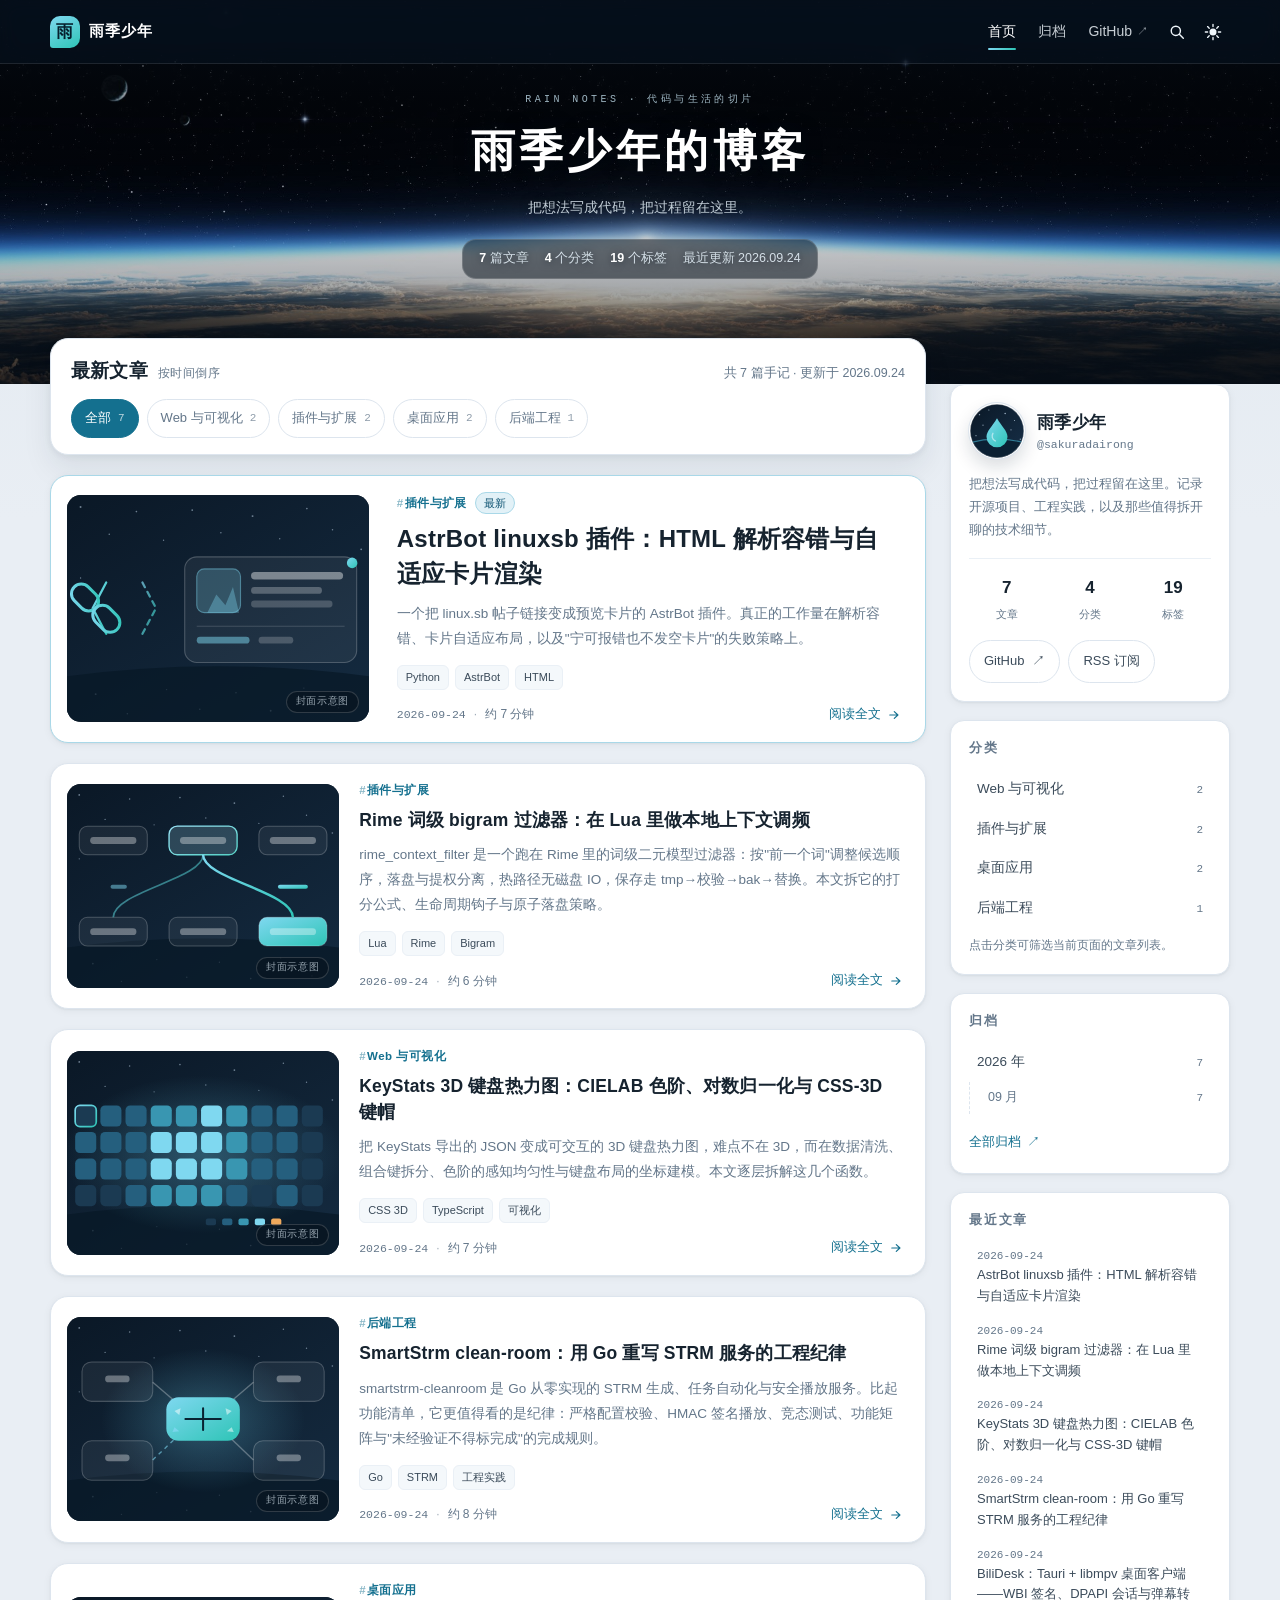
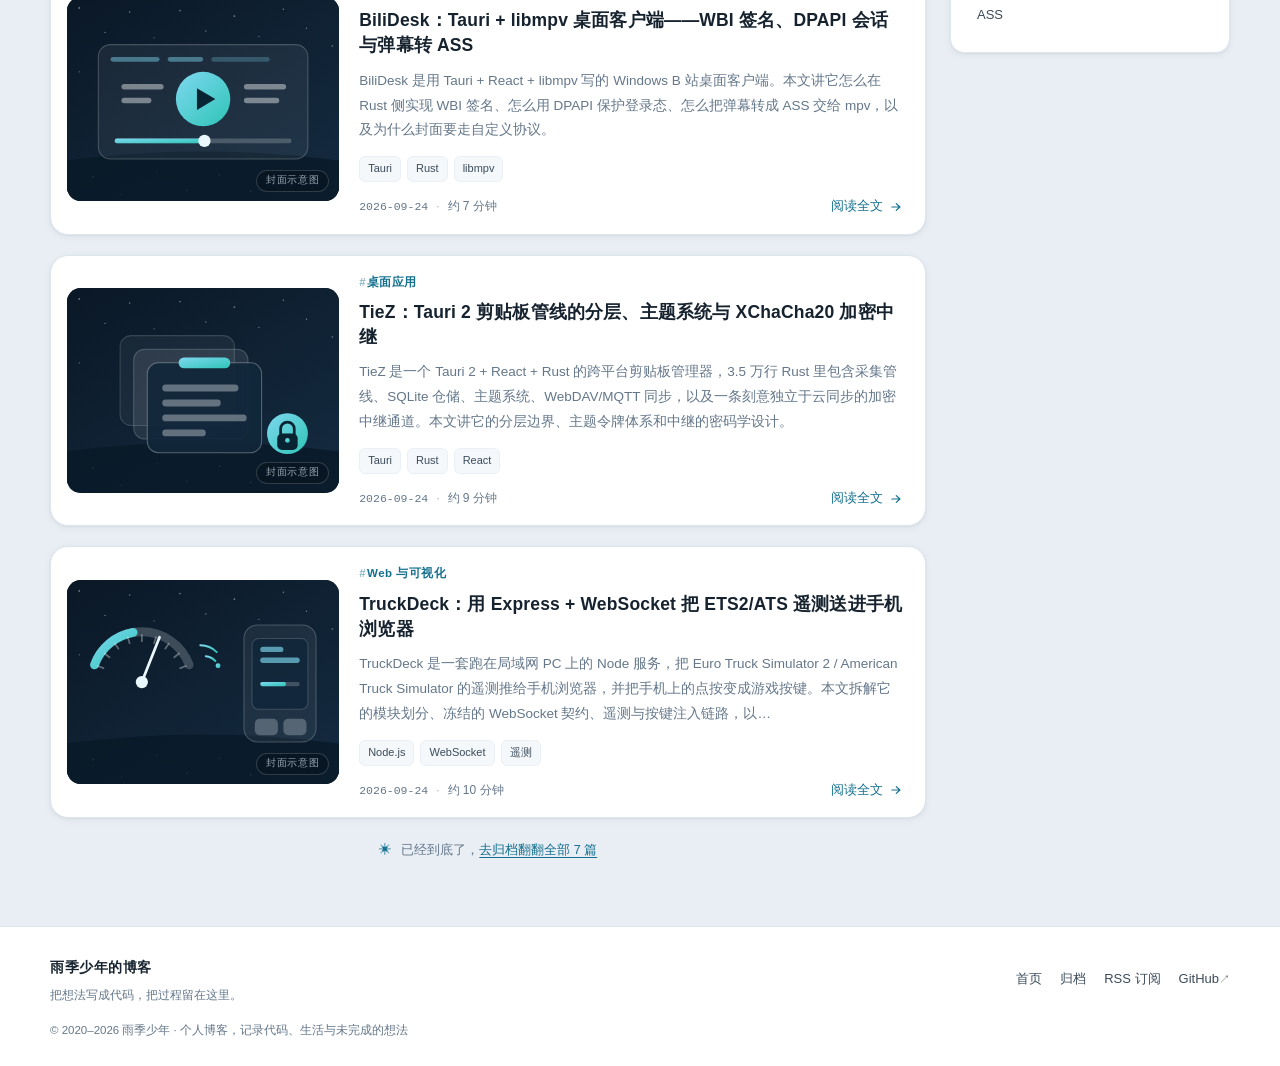
<file: index.html>
<!DOCTYPE html>
<html lang="zh-CN">
<head>
<meta charset="utf-8">
<meta name="viewport" content="width=device-width, initial-scale=1">
<meta name="color-scheme" content="light dark">
<title>雨季少年的博客</title>
<meta name="description" content="雨季少年的开源项目与开发手记：AstrBot 插件、Rime 输入法、Tauri 桌面端、Go 服务与前端可视化。">
<meta property="og:title" content="雨季少年的博客">
<meta property="og:type" content="website">
<meta property="og:url" content="https://sakuradairong.github.io/">
<meta property="og:description" content="雨季少年的开源项目与开发手记：AstrBot 插件、Rime 输入法、Tauri 桌面端、Go 服务与前端可视化。">
<meta property="og:site_name" content="雨季少年的博客">
<meta name="twitter:card" content="summary">
<meta name="generator" content="Rain Notes / build_site.py">

<link rel="canonical" href="https://sakuradairong.github.io/">
<link rel="icon" href="/favicon.png">
<link rel="alternate" href="/atom.xml" title="雨季少年的博客" type="application/atom+xml">
<link rel="stylesheet" href="/css/style.css">
<script>(function(){try{var s=localStorage.getItem('rain-theme');var m=window.matchMedia&&window.matchMedia('(prefers-color-scheme: dark)').matches;var t=(s==='dark'||s==='light')?s:(m?'dark':'light');var r=document.documentElement;r.setAttribute('data-theme',t);if(s==='dark'||s==='light'){r.setAttribute('data-theme-choice','user');}}catch(e){}})();</script>
<script src="/js/script.js" defer></script>
</head>
<body class="page-home">
<a class="skip-link" href="#main">跳到正文</a>
<nav class="topbar" aria-label="主导航">
<div class="topbar-inner wrap">
<a class="topbar-brand" href="/"><span class="brand-mark" aria-hidden="true">雨</span><span class="brand-text">雨季少年</span></a>
<div class="topbar-actions">
<a class="nav-link" href="/" aria-current="page">首页</a>
<a class="nav-link" href="/archives/">归档</a>
<a class="nav-link nav-ext" href="https://github.com/sakuradairong" target="_blank" rel="noopener">GitHub<span class="nav-ext-mark" aria-hidden="true">↗</span></a>
<button class="icon-btn" type="button" data-open-search aria-label="搜索文章" hidden><svg viewBox="0 0 20 20" width="18" height="18" aria-hidden="true" focusable="false"><circle cx="8.7" cy="8.7" r="5.1" fill="none" stroke="currentColor" stroke-width="1.6"/><path d="M12.6 12.6 17 17" fill="none" stroke="currentColor" stroke-width="1.6" stroke-linecap="round"/></svg></button>
<button class="icon-btn theme-toggle" type="button" data-theme-toggle aria-label="切换到深色模式" aria-pressed="false" hidden><svg viewBox="0 0 20 20" width="18" height="18" aria-hidden="true" focusable="false" class="icon-sun"><circle cx="10" cy="10" r="3.9" fill="currentColor"/><path d="M10 1.5V4M10 16v2.5M1.5 10H4M16 10h2.5M4 4l1.8 1.8M14.2 14.2 16 16M16 4l-1.8 1.8M5.8 14.2 4 16" fill="none" stroke="currentColor" stroke-width="1.5" stroke-linecap="round"/></svg><svg viewBox="0 0 20 20" width="18" height="18" aria-hidden="true" focusable="false" class="icon-moon"><path d="M15.8 13.2A6.6 6.6 0 0 1 7 4.3a6.8 6.8 0 1 0 8.8 8.9Z" fill="currentColor"/></svg></button>
</div>
</div>
<div class="topbar-progress" aria-hidden="true"><span data-progress></span></div>
</nav>
<header class="hero hero--home">
<div class="hero-media" aria-hidden="true"></div>
<div class="hero-inner wrap">
<p class="hero-kicker">RAIN NOTES · 代码与生活的切片</p>
<h1 class="hero-title"><a href="/">雨季少年的博客</a></h1>
<p class="hero-sub">把想法写成代码，把过程留在这里。</p>
<ul class="hero-facts">
<li><strong>7</strong> 篇文章</li>
<li><strong>4</strong> 个分类</li>
<li><strong>19</strong> 个标签</li>
<li>最近更新 2026.09.24</li>
</ul>
</div>
</header>
<main id="main" class="site-main wrap" tabindex="-1"><div class="page-grid" data-filter-scope>
<div class="page-main">
<section class="toolbar" id="notes" aria-labelledby="notes-title">
<div class="toolbar-head">
<h2 id="notes-title">最新文章<span class="head-note">按时间倒序</span></h2>
<p class="toolbar-meta" id="filter-status" role="status">共 7 篇手记 · 更新于 2026.09.24</p>
</div>
<div class="chips" data-filters role="group" aria-label="按分类筛选文章" hidden><button class="chip" type="button" data-filter="all" aria-pressed="true">全部<span class="chip-count">7</span></button><button class="chip" type="button" data-filter="Web 与可视化" aria-pressed="false">Web 与可视化<span class="chip-count">2</span></button><button class="chip" type="button" data-filter="插件与扩展" aria-pressed="false">插件与扩展<span class="chip-count">2</span></button><button class="chip" type="button" data-filter="桌面应用" aria-pressed="false">桌面应用<span class="chip-count">2</span></button><button class="chip" type="button" data-filter="后端工程" aria-pressed="false">后端工程<span class="chip-count">1</span></button></div>
</section>
<div class="post-list" data-filter-items><article class="post-item post-item--feature" data-item data-category="插件与扩展">
<div class="cover" aria-hidden="true">
<svg viewBox="0 0 480 300" preserveAspectRatio="xMidYMid slice" focusable="false">
<defs>
<linearGradient id="bg-astrbot-plugin-linuxsb" x1="0" y1="0" x2="1" y2="1"><stop offset="0" stop-color="#0a1725"/><stop offset="1" stop-color="#152c42"/></linearGradient>
<linearGradient id="ac-astrbot-plugin-linuxsb" x1="0" y1="0" x2="1" y2="1"><stop offset="0" stop-color="#7fd8f0"/><stop offset="1" stop-color="#2ec4b6"/></linearGradient>
<radialGradient id="gl-astrbot-plugin-linuxsb" cx="50%" cy="50%" r="50%"><stop offset="0" stop-color="#6fd3ef" stop-opacity=".3"/><stop offset="1" stop-color="#6fd3ef" stop-opacity="0"/></radialGradient>
</defs>
<rect width="480" height="300" fill="url(#bg-astrbot-plugin-linuxsb)"/>
<g fill="#cfe4f7" opacity=".5"><circle cx="24" cy="36" r=".9"/><circle cx="58" cy="16" r="1.3"/><circle cx="96" cy="52" r="1"/><circle cx="132" cy="22" r="1.1"/><circle cx="168" cy="60" r=".9"/><circle cx="206" cy="20" r="1.2"/><circle cx="244" cy="50" r="1"/><circle cx="286" cy="28" r="1.3"/><circle cx="322" cy="58" r=".9"/><circle cx="358" cy="18" r="1.1"/><circle cx="392" cy="46" r="1"/><circle cx="430" cy="72" r="1.2"/><circle cx="462" cy="30" r=".9"/><circle cx="14" cy="120" r=".9"/><circle cx="30" cy="170" r="1.1"/><circle cx="58" cy="110" r=".9"/><circle cx="466" cy="120" r="1"/><circle cx="452" cy="168" r=".9"/><circle cx="36" cy="224" r="1"/><circle cx="78" cy="264" r="1.2"/><circle cx="120" cy="290" r="1"/><circle cx="172" cy="258" r=".9"/><circle cx="216" cy="284" r="1.1"/><circle cx="264" cy="262" r="1"/><circle cx="310" cy="286" r="1.2"/><circle cx="354" cy="256" r=".9"/><circle cx="400" cy="282" r="1"/><circle cx="444" cy="252" r="1.1"/><circle cx="470" cy="208" r=".9"/></g>
<path d="M0 246 Q240 208 480 246 L480 300 L0 300Z" fill="rgba(8,24,38,.72)"/>
<g stroke="url(#ac-astrbot-plugin-linuxsb)" stroke-width="3" fill="none" stroke-linecap="round">
<path d="M92 116 L74 150 L92 184"/>
<path d="M140 116 L158 150 L140 184" stroke-dasharray="7 7" opacity=".7"/>
</g>
<g transform="translate(78,150) rotate(-45)" stroke="url(#ac-astrbot-plugin-linuxsb)" stroke-width="4" fill="none">
<rect x="-13" y="-40" width="26" height="40" rx="13"/>
<rect x="-13" y="0" width="26" height="40" rx="13"/>
</g>
<rect x="196" y="82" width="228" height="140" rx="16" fill="rgba(255,255,255,.06)" stroke="rgba(255,255,255,.22)" stroke-width="1.5"/>
<rect x="212" y="98" width="58" height="58" rx="10" fill="rgba(127,216,240,.22)" stroke="rgba(127,216,240,.45)" stroke-width="1.5"/>
<path d="M226 156 L238 132 L250 146 L260 122 L268 156Z" fill="rgba(127,216,240,.35)"/>
<rect x="284" y="102" width="122" height="10" rx="5" fill="rgba(255,255,255,.42)"/>
<rect x="284" y="122" width="94" height="9" rx="4.5" fill="rgba(255,255,255,.26)"/>
<rect x="284" y="140" width="108" height="9" rx="4.5" fill="rgba(255,255,255,.2)"/>
<path d="M212 174 H408" stroke="rgba(255,255,255,.16)" stroke-width="1.5"/>
<rect x="212" y="188" width="70" height="9" rx="4.5" fill="rgba(127,216,240,.5)"/>
<rect x="294" y="188" width="46" height="9" rx="4.5" fill="rgba(255,255,255,.2)"/>
<circle cx="418" cy="90" r="7" fill="url(#ac-astrbot-plugin-linuxsb)"/>
</svg>
<span class="cover-tag">封面示意图</span>
</div>
<div class="post-body">
<p class="post-flags"><span class="post-cat">插件与扩展</span><span class="post-mark">最新</span></p>
<h3 class="post-title"><a class="post-link" href="/2026/09/24/astrbot-plugin-linuxsb/">AstrBot linuxsb 插件：HTML 解析容错与自适应卡片渲染</a></h3>
<p class="post-summary">一个把 linux.sb 帖子链接变成预览卡片的 AstrBot 插件。真正的工作量在解析容错、卡片自适应布局，以及&quot;宁可报错也不发空卡片&quot;的失败策略上。</p>
<ul class="post-tags"><li>Python</li><li>AstrBot</li><li>HTML</li></ul>
<p class="post-foot"><time datetime="2026-09-24T08:00:00.000Z">2026-09-24</time><span class="post-sep" aria-hidden="true">·</span><span>约 7 分钟</span><span class="post-more">阅读全文<svg viewBox="0 0 20 20" width="14" height="14" aria-hidden="true" focusable="false"><path d="M4 10h11M10.4 5.2 15.6 10l-5.2 4.8" fill="none" stroke="currentColor" stroke-width="1.7" stroke-linecap="round" stroke-linejoin="round"/></svg></span></p>
</div>
</article><article class="post-item" data-item data-category="插件与扩展">
<div class="cover" aria-hidden="true">
<svg viewBox="0 0 480 300" preserveAspectRatio="xMidYMid slice" focusable="false">
<defs>
<linearGradient id="bg-rime-context-filter-bigram" x1="0" y1="0" x2="1" y2="1"><stop offset="0" stop-color="#0a1725"/><stop offset="1" stop-color="#152c42"/></linearGradient>
<linearGradient id="ac-rime-context-filter-bigram" x1="0" y1="0" x2="1" y2="1"><stop offset="0" stop-color="#7fd8f0"/><stop offset="1" stop-color="#2ec4b6"/></linearGradient>
<radialGradient id="gl-rime-context-filter-bigram" cx="50%" cy="50%" r="50%"><stop offset="0" stop-color="#6fd3ef" stop-opacity=".3"/><stop offset="1" stop-color="#6fd3ef" stop-opacity="0"/></radialGradient>
</defs>
<rect width="480" height="300" fill="url(#bg-rime-context-filter-bigram)"/>
<g fill="#cfe4f7" opacity=".5"><circle cx="24" cy="36" r=".9"/><circle cx="58" cy="16" r="1.3"/><circle cx="96" cy="52" r="1"/><circle cx="132" cy="22" r="1.1"/><circle cx="168" cy="60" r=".9"/><circle cx="206" cy="20" r="1.2"/><circle cx="244" cy="50" r="1"/><circle cx="286" cy="28" r="1.3"/><circle cx="322" cy="58" r=".9"/><circle cx="358" cy="18" r="1.1"/><circle cx="392" cy="46" r="1"/><circle cx="430" cy="72" r="1.2"/><circle cx="462" cy="30" r=".9"/><circle cx="14" cy="120" r=".9"/><circle cx="30" cy="170" r="1.1"/><circle cx="58" cy="110" r=".9"/><circle cx="466" cy="120" r="1"/><circle cx="452" cy="168" r=".9"/><circle cx="36" cy="224" r="1"/><circle cx="78" cy="264" r="1.2"/><circle cx="120" cy="290" r="1"/><circle cx="172" cy="258" r=".9"/><circle cx="216" cy="284" r="1.1"/><circle cx="264" cy="262" r="1"/><circle cx="310" cy="286" r="1.2"/><circle cx="354" cy="256" r=".9"/><circle cx="400" cy="282" r="1"/><circle cx="444" cy="252" r="1.1"/><circle cx="470" cy="208" r=".9"/></g>
<path d="M0 246 Q240 208 480 246 L480 300 L0 300Z" fill="rgba(8,24,38,.72)"/>
<rect x="190" y="62" width="100" height="42" rx="12" fill="rgba(127,216,240,.16)" stroke="url(#ac-rime-context-filter-bigram)" stroke-width="2"/>
<rect x="58" y="62" width="100" height="42" rx="12" fill="rgba(255,255,255,.06)" stroke="rgba(255,255,255,.22)" stroke-width="1.5"/><rect x="190" y="62" width="100" height="42" rx="12" fill="rgba(255,255,255,.06)" stroke="rgba(255,255,255,.22)" stroke-width="1.5"/><rect x="322" y="62" width="100" height="42" rx="12" fill="rgba(255,255,255,.06)" stroke="rgba(255,255,255,.22)" stroke-width="1.5"/><rect x="58" y="196" width="100" height="42" rx="12" fill="rgba(255,255,255,.06)" stroke="rgba(255,255,255,.22)" stroke-width="1.5"/><rect x="190" y="196" width="100" height="42" rx="12" fill="rgba(255,255,255,.06)" stroke="rgba(255,255,255,.22)" stroke-width="1.5"/><rect x="322" y="196" width="100" height="42" rx="12" fill="url(#ac-rime-context-filter-bigram)" stroke="rgba(255,255,255,.22)" stroke-width="1.5"/>
<path d="M240 104 C240 140 108 158 108 196" fill="none" stroke="url(#ac-rime-context-filter-bigram)" stroke-width="2.5" opacity=".55"/>
<path d="M240 104 C240 142 240 158 240 196" fill="none" stroke="url(#ac-rime-context-filter-bigram)" stroke-width="2.5" opacity=".35" stroke-dasharray="6 6"/>
<path d="M240 104 C240 140 372 158 372 196" fill="none" stroke="url(#ac-rime-context-filter-bigram)" stroke-width="3.5"/>
<rect x="104" y="148" width="24" height="6" rx="3" fill="rgba(127,216,240,.5)"/>
<rect x="350" y="148" width="44" height="6" rx="3" fill="url(#ac-rime-context-filter-bigram)"/>
<g fill="rgba(255,255,255,.34)">
<rect x="74" y="78" width="68" height="10" rx="5"/><rect x="206" y="78" width="68" height="10" rx="5"/>
<rect x="338" y="78" width="68" height="10" rx="5"/><rect x="74" y="212" width="68" height="10" rx="5"/>
<rect x="206" y="212" width="68" height="10" rx="5"/><rect x="338" y="212" width="68" height="10" rx="5"/>
</g>
</svg>
<span class="cover-tag">封面示意图</span>
</div>
<div class="post-body">
<p class="post-flags"><span class="post-cat">插件与扩展</span></p>
<h3 class="post-title"><a class="post-link" href="/2026/09/24/rime-context-filter-bigram/">Rime 词级 bigram 过滤器：在 Lua 里做本地上下文调频</a></h3>
<p class="post-summary">rime_context_filter 是一个跑在 Rime 里的词级二元模型过滤器：按&quot;前一个词&quot;调整候选顺序，落盘与提权分离，热路径无磁盘 IO，保存走 tmp→校验→bak→替换。本文拆它的打分公式、生命周期钩子与原子落盘策略。</p>
<ul class="post-tags"><li>Lua</li><li>Rime</li><li>Bigram</li></ul>
<p class="post-foot"><time datetime="2026-09-24T07:00:00.000Z">2026-09-24</time><span class="post-sep" aria-hidden="true">·</span><span>约 6 分钟</span><span class="post-more">阅读全文<svg viewBox="0 0 20 20" width="14" height="14" aria-hidden="true" focusable="false"><path d="M4 10h11M10.4 5.2 15.6 10l-5.2 4.8" fill="none" stroke="currentColor" stroke-width="1.7" stroke-linecap="round" stroke-linejoin="round"/></svg></span></p>
</div>
</article><article class="post-item" data-item data-category="Web 与可视化">
<div class="cover" aria-hidden="true">
<svg viewBox="0 0 480 300" preserveAspectRatio="xMidYMid slice" focusable="false">
<defs>
<linearGradient id="bg-keystats-3d-heatmap" x1="0" y1="0" x2="1" y2="1"><stop offset="0" stop-color="#0a1725"/><stop offset="1" stop-color="#152c42"/></linearGradient>
<linearGradient id="ac-keystats-3d-heatmap" x1="0" y1="0" x2="1" y2="1"><stop offset="0" stop-color="#7fd8f0"/><stop offset="1" stop-color="#2ec4b6"/></linearGradient>
<radialGradient id="gl-keystats-3d-heatmap" cx="50%" cy="50%" r="50%"><stop offset="0" stop-color="#6fd3ef" stop-opacity=".3"/><stop offset="1" stop-color="#6fd3ef" stop-opacity="0"/></radialGradient>
</defs>
<rect width="480" height="300" fill="url(#bg-keystats-3d-heatmap)"/>
<g fill="#cfe4f7" opacity=".5"><circle cx="24" cy="36" r=".9"/><circle cx="58" cy="16" r="1.3"/><circle cx="96" cy="52" r="1"/><circle cx="132" cy="22" r="1.1"/><circle cx="168" cy="60" r=".9"/><circle cx="206" cy="20" r="1.2"/><circle cx="244" cy="50" r="1"/><circle cx="286" cy="28" r="1.3"/><circle cx="322" cy="58" r=".9"/><circle cx="358" cy="18" r="1.1"/><circle cx="392" cy="46" r="1"/><circle cx="430" cy="72" r="1.2"/><circle cx="462" cy="30" r=".9"/><circle cx="14" cy="120" r=".9"/><circle cx="30" cy="170" r="1.1"/><circle cx="58" cy="110" r=".9"/><circle cx="466" cy="120" r="1"/><circle cx="452" cy="168" r=".9"/><circle cx="36" cy="224" r="1"/><circle cx="78" cy="264" r="1.2"/><circle cx="120" cy="290" r="1"/><circle cx="172" cy="258" r=".9"/><circle cx="216" cy="284" r="1.1"/><circle cx="264" cy="262" r="1"/><circle cx="310" cy="286" r="1.2"/><circle cx="354" cy="256" r=".9"/><circle cx="400" cy="282" r="1"/><circle cx="444" cy="252" r="1.1"/><circle cx="470" cy="208" r=".9"/></g>
<path d="M0 246 Q240 208 480 246 L480 300 L0 300Z" fill="rgba(8,24,38,.72)"/>
<ellipse cx="240" cy="152" rx="206" ry="116" fill="url(#gl-keystats-3d-heatmap)"/>
<rect x="52" y="80" width="31" height="31" rx="7" fill="#1b3a52"/><rect x="89" y="80" width="31" height="31" rx="7" fill="#255f7e"/><rect x="126" y="80" width="31" height="31" rx="7" fill="#255f7e"/><rect x="163" y="80" width="31" height="31" rx="7" fill="#3996b1"/><rect x="200" y="80" width="31" height="31" rx="7" fill="#3996b1"/><rect x="237" y="80" width="31" height="31" rx="7" fill="#7fd8f0"/><rect x="274" y="80" width="31" height="31" rx="7" fill="#3996b1"/><rect x="311" y="80" width="31" height="31" rx="7" fill="#255f7e"/><rect x="348" y="80" width="31" height="31" rx="7" fill="#255f7e"/><rect x="385" y="80" width="31" height="31" rx="7" fill="#1b3a52"/><rect x="52" y="119" width="31" height="31" rx="7" fill="#255f7e"/><rect x="89" y="119" width="31" height="31" rx="7" fill="#255f7e"/><rect x="126" y="119" width="31" height="31" rx="7" fill="#255f7e"/><rect x="163" y="119" width="31" height="31" rx="7" fill="#7fd8f0"/><rect x="200" y="119" width="31" height="31" rx="7" fill="#7fd8f0"/><rect x="237" y="119" width="31" height="31" rx="7" fill="#7fd8f0"/><rect x="274" y="119" width="31" height="31" rx="7" fill="#3996b1"/><rect x="311" y="119" width="31" height="31" rx="7" fill="#255f7e"/><rect x="348" y="119" width="31" height="31" rx="7" fill="#255f7e"/><rect x="385" y="119" width="31" height="31" rx="7" fill="#1b3a52"/><rect x="52" y="158" width="31" height="31" rx="7" fill="#255f7e"/><rect x="89" y="158" width="31" height="31" rx="7" fill="#255f7e"/><rect x="126" y="158" width="31" height="31" rx="7" fill="#255f7e"/><rect x="163" y="158" width="31" height="31" rx="7" fill="#7fd8f0"/><rect x="200" y="158" width="31" height="31" rx="7" fill="#7fd8f0"/><rect x="237" y="158" width="31" height="31" rx="7" fill="#7fd8f0"/><rect x="274" y="158" width="31" height="31" rx="7" fill="#3996b1"/><rect x="311" y="158" width="31" height="31" rx="7" fill="#255f7e"/><rect x="348" y="158" width="31" height="31" rx="7" fill="#255f7e"/><rect x="385" y="158" width="31" height="31" rx="7" fill="#1b3a52"/><rect x="52" y="197" width="31" height="31" rx="7" fill="#1b3a52"/><rect x="89" y="197" width="31" height="31" rx="7" fill="#1b3a52"/><rect x="126" y="197" width="31" height="31" rx="7" fill="#255f7e"/><rect x="163" y="197" width="31" height="31" rx="7" fill="#3996b1"/><rect x="200" y="197" width="31" height="31" rx="7" fill="#3996b1"/><rect x="237" y="197" width="31" height="31" rx="7" fill="#3996b1"/><rect x="274" y="197" width="31" height="31" rx="7" fill="#255f7e"/><rect x="311" y="197" width="31" height="31" rx="7" fill="#1b3a52"/><rect x="348" y="197" width="31" height="31" rx="7" fill="#255f7e"/><rect x="385" y="197" width="31" height="31" rx="7" fill="#1b3a52"/>
<rect x="52" y="80" width="31" height="31" rx="7" fill="none" stroke="url(#ac-keystats-3d-heatmap)" stroke-width="2.5"/>
<rect x="244" y="246" width="15" height="10" rx="3" fill="#1b3a52"/><rect x="268" y="246" width="15" height="10" rx="3" fill="#255f7e"/><rect x="292" y="246" width="15" height="10" rx="3" fill="#3996b1"/><rect x="316" y="246" width="15" height="10" rx="3" fill="#7fd8f0"/><rect x="340" y="246" width="15" height="10" rx="3" fill="#f0a95c"/>
</svg>
<span class="cover-tag">封面示意图</span>
</div>
<div class="post-body">
<p class="post-flags"><span class="post-cat">Web 与可视化</span></p>
<h3 class="post-title"><a class="post-link" href="/2026/09/24/keystats-3d-heatmap/">KeyStats 3D 键盘热力图：CIELAB 色阶、对数归一化与 CSS-3D 键帽</a></h3>
<p class="post-summary">把 KeyStats 导出的 JSON 变成可交互的 3D 键盘热力图，难点不在 3D，而在数据清洗、组合键拆分、色阶的感知均匀性与键盘布局的坐标建模。本文逐层拆解这几个函数。</p>
<ul class="post-tags"><li>CSS 3D</li><li>TypeScript</li><li>可视化</li></ul>
<p class="post-foot"><time datetime="2026-09-24T06:00:00.000Z">2026-09-24</time><span class="post-sep" aria-hidden="true">·</span><span>约 7 分钟</span><span class="post-more">阅读全文<svg viewBox="0 0 20 20" width="14" height="14" aria-hidden="true" focusable="false"><path d="M4 10h11M10.4 5.2 15.6 10l-5.2 4.8" fill="none" stroke="currentColor" stroke-width="1.7" stroke-linecap="round" stroke-linejoin="round"/></svg></span></p>
</div>
</article><article class="post-item" data-item data-category="后端工程">
<div class="cover" aria-hidden="true">
<svg viewBox="0 0 480 300" preserveAspectRatio="xMidYMid slice" focusable="false">
<defs>
<linearGradient id="bg-smartstrm-cleanroom-go" x1="0" y1="0" x2="1" y2="1"><stop offset="0" stop-color="#0a1725"/><stop offset="1" stop-color="#152c42"/></linearGradient>
<linearGradient id="ac-smartstrm-cleanroom-go" x1="0" y1="0" x2="1" y2="1"><stop offset="0" stop-color="#7fd8f0"/><stop offset="1" stop-color="#2ec4b6"/></linearGradient>
<radialGradient id="gl-smartstrm-cleanroom-go" cx="50%" cy="50%" r="50%"><stop offset="0" stop-color="#6fd3ef" stop-opacity=".3"/><stop offset="1" stop-color="#6fd3ef" stop-opacity="0"/></radialGradient>
</defs>
<rect width="480" height="300" fill="url(#bg-smartstrm-cleanroom-go)"/>
<g fill="#cfe4f7" opacity=".5"><circle cx="24" cy="36" r=".9"/><circle cx="58" cy="16" r="1.3"/><circle cx="96" cy="52" r="1"/><circle cx="132" cy="22" r="1.1"/><circle cx="168" cy="60" r=".9"/><circle cx="206" cy="20" r="1.2"/><circle cx="244" cy="50" r="1"/><circle cx="286" cy="28" r="1.3"/><circle cx="322" cy="58" r=".9"/><circle cx="358" cy="18" r="1.1"/><circle cx="392" cy="46" r="1"/><circle cx="430" cy="72" r="1.2"/><circle cx="462" cy="30" r=".9"/><circle cx="14" cy="120" r=".9"/><circle cx="30" cy="170" r="1.1"/><circle cx="58" cy="110" r=".9"/><circle cx="466" cy="120" r="1"/><circle cx="452" cy="168" r=".9"/><circle cx="36" cy="224" r="1"/><circle cx="78" cy="264" r="1.2"/><circle cx="120" cy="290" r="1"/><circle cx="172" cy="258" r=".9"/><circle cx="216" cy="284" r="1.1"/><circle cx="264" cy="262" r="1"/><circle cx="310" cy="286" r="1.2"/><circle cx="354" cy="256" r=".9"/><circle cx="400" cy="282" r="1"/><circle cx="444" cy="252" r="1.1"/><circle cx="470" cy="208" r=".9"/></g>
<path d="M0 246 Q240 208 480 246 L480 300 L0 300Z" fill="rgba(8,24,38,.72)"/>
<ellipse cx="240" cy="152" rx="150" ry="106" fill="url(#gl-smartstrm-cleanroom-go)"/>
<path d="M166 96 L206 130" stroke="rgba(255,255,255,.3)" stroke-width="2" fill="none"/>
<path d="M314 96 L274 130" stroke="rgba(255,255,255,.3)" stroke-width="2" fill="none"/>
<path d="M166 210 L206 172" stroke="rgba(127,216,240,.6)" stroke-width="2" fill="none" stroke-dasharray="6 6"/>
<path d="M314 210 L274 172" stroke="rgba(255,255,255,.3)" stroke-width="2" fill="none"/>
<rect x="62" y="66" width="104" height="58" rx="14" fill="rgba(255,255,255,.06)" stroke="rgba(255,255,255,.22)" stroke-width="1.5"/><rect x="314" y="66" width="104" height="58" rx="14" fill="rgba(255,255,255,.06)" stroke="rgba(255,255,255,.22)" stroke-width="1.5"/><rect x="62" y="182" width="104" height="58" rx="14" fill="rgba(255,255,255,.06)" stroke="rgba(255,255,255,.22)" stroke-width="1.5"/><rect x="314" y="182" width="104" height="58" rx="14" fill="rgba(255,255,255,.06)" stroke="rgba(255,255,255,.22)" stroke-width="1.5"/>
<rect x="186" y="118" width="108" height="64" rx="18" fill="url(#ac-smartstrm-cleanroom-go)"/>
<path d="M214 150 h52 M240 134 v32" stroke="#082332" stroke-width="3" stroke-linecap="round" fill="none"/>
<path d="M198 138 l9 -4 -2 10Z" fill="rgba(255,255,255,.5)"/>
<path d="M282 138 l-9 -4 2 10Z" fill="rgba(255,255,255,.5)"/>
<path d="M198 162 l7 6 -10 1Z" fill="rgba(127,216,240,.85)"/>
<path d="M282 162 l-7 6 10 1Z" fill="rgba(255,255,255,.5)"/>
<g fill="rgba(255,255,255,.34)">
<rect x="96" y="86" width="36" height="10" rx="5"/><rect x="348" y="86" width="36" height="10" rx="5"/>
<rect x="96" y="202" width="36" height="10" rx="5"/><rect x="348" y="202" width="36" height="10" rx="5"/>
</g>
</svg>
<span class="cover-tag">封面示意图</span>
</div>
<div class="post-body">
<p class="post-flags"><span class="post-cat">后端工程</span></p>
<h3 class="post-title"><a class="post-link" href="/2026/09/24/smartstrm-cleanroom-go/">SmartStrm clean-room：用 Go 重写 STRM 服务的工程纪律</a></h3>
<p class="post-summary">smartstrm-cleanroom 是 Go 从零实现的 STRM 生成、任务自动化与安全播放服务。比起功能清单，它更值得看的是纪律：严格配置校验、HMAC 签名播放、竞态测试、功能矩阵与&quot;未经验证不得标完成&quot;的完成规则。</p>
<ul class="post-tags"><li>Go</li><li>STRM</li><li>工程实践</li></ul>
<p class="post-foot"><time datetime="2026-09-24T05:00:00.000Z">2026-09-24</time><span class="post-sep" aria-hidden="true">·</span><span>约 8 分钟</span><span class="post-more">阅读全文<svg viewBox="0 0 20 20" width="14" height="14" aria-hidden="true" focusable="false"><path d="M4 10h11M10.4 5.2 15.6 10l-5.2 4.8" fill="none" stroke="currentColor" stroke-width="1.7" stroke-linecap="round" stroke-linejoin="round"/></svg></span></p>
</div>
</article><article class="post-item" data-item data-category="桌面应用">
<div class="cover" aria-hidden="true">
<svg viewBox="0 0 480 300" preserveAspectRatio="xMidYMid slice" focusable="false">
<defs>
<linearGradient id="bg-bilidesk-tauri-libmpv" x1="0" y1="0" x2="1" y2="1"><stop offset="0" stop-color="#0a1725"/><stop offset="1" stop-color="#152c42"/></linearGradient>
<linearGradient id="ac-bilidesk-tauri-libmpv" x1="0" y1="0" x2="1" y2="1"><stop offset="0" stop-color="#7fd8f0"/><stop offset="1" stop-color="#2ec4b6"/></linearGradient>
<radialGradient id="gl-bilidesk-tauri-libmpv" cx="50%" cy="50%" r="50%"><stop offset="0" stop-color="#6fd3ef" stop-opacity=".3"/><stop offset="1" stop-color="#6fd3ef" stop-opacity="0"/></radialGradient>
</defs>
<rect width="480" height="300" fill="url(#bg-bilidesk-tauri-libmpv)"/>
<g fill="#cfe4f7" opacity=".5"><circle cx="24" cy="36" r=".9"/><circle cx="58" cy="16" r="1.3"/><circle cx="96" cy="52" r="1"/><circle cx="132" cy="22" r="1.1"/><circle cx="168" cy="60" r=".9"/><circle cx="206" cy="20" r="1.2"/><circle cx="244" cy="50" r="1"/><circle cx="286" cy="28" r="1.3"/><circle cx="322" cy="58" r=".9"/><circle cx="358" cy="18" r="1.1"/><circle cx="392" cy="46" r="1"/><circle cx="430" cy="72" r="1.2"/><circle cx="462" cy="30" r=".9"/><circle cx="14" cy="120" r=".9"/><circle cx="30" cy="170" r="1.1"/><circle cx="58" cy="110" r=".9"/><circle cx="466" cy="120" r="1"/><circle cx="452" cy="168" r=".9"/><circle cx="36" cy="224" r="1"/><circle cx="78" cy="264" r="1.2"/><circle cx="120" cy="290" r="1"/><circle cx="172" cy="258" r=".9"/><circle cx="216" cy="284" r="1.1"/><circle cx="264" cy="262" r="1"/><circle cx="310" cy="286" r="1.2"/><circle cx="354" cy="256" r=".9"/><circle cx="400" cy="282" r="1"/><circle cx="444" cy="252" r="1.1"/><circle cx="470" cy="208" r=".9"/></g>
<path d="M0 246 Q240 208 480 246 L480 300 L0 300Z" fill="rgba(8,24,38,.72)"/>
<rect x="86" y="70" width="308" height="168" rx="18" fill="rgba(255,255,255,.06)" stroke="rgba(255,255,255,.22)" stroke-width="1.5"/>
<g fill="rgba(127,216,240,.45)">
<rect x="104" y="88" width="72" height="7" rx="3.5"/><rect x="188" y="88" width="52" height="7" rx="3.5"/>
<rect x="252" y="88" width="86" height="7" rx="3.5" opacity=".55"/>
</g>
<circle cx="240" cy="150" r="40" fill="url(#ac-bilidesk-tauri-libmpv)"/>
<path d="M231 134 L258 150 L231 166Z" fill="#082332"/>
<g fill="rgba(255,255,255,.42)">
<rect x="120" y="128" width="62" height="8" rx="4"/><rect x="120" y="148" width="44" height="8" rx="4"/>
<rect x="300" y="128" width="62" height="8" rx="4"/><rect x="300" y="148" width="52" height="8" rx="4"/>
</g>
<rect x="110" y="208" width="260" height="7" rx="3.5" fill="rgba(255,255,255,.2)"/>
<rect x="110" y="208" width="132" height="7" rx="3.5" fill="url(#ac-bilidesk-tauri-libmpv)"/>
<circle cx="242" cy="211.5" r="9" fill="#eaf7fd"/>
</svg>
<span class="cover-tag">封面示意图</span>
</div>
<div class="post-body">
<p class="post-flags"><span class="post-cat">桌面应用</span></p>
<h3 class="post-title"><a class="post-link" href="/2026/09/24/bilidesk-tauri-libmpv/">BiliDesk：Tauri + libmpv 桌面客户端——WBI 签名、DPAPI 会话与弹幕转 ASS</a></h3>
<p class="post-summary">BiliDesk 是用 Tauri + React + libmpv 写的 Windows B 站桌面客户端。本文讲它怎么在 Rust 侧实现 WBI 签名、怎么用 DPAPI 保护登录态、怎么把弹幕转成 ASS 交给 mpv，以及为什么封面要走自定义协议。</p>
<ul class="post-tags"><li>Tauri</li><li>Rust</li><li>libmpv</li></ul>
<p class="post-foot"><time datetime="2026-09-24T03:00:00.000Z">2026-09-24</time><span class="post-sep" aria-hidden="true">·</span><span>约 7 分钟</span><span class="post-more">阅读全文<svg viewBox="0 0 20 20" width="14" height="14" aria-hidden="true" focusable="false"><path d="M4 10h11M10.4 5.2 15.6 10l-5.2 4.8" fill="none" stroke="currentColor" stroke-width="1.7" stroke-linecap="round" stroke-linejoin="round"/></svg></span></p>
</div>
</article><article class="post-item" data-item data-category="桌面应用">
<div class="cover" aria-hidden="true">
<svg viewBox="0 0 480 300" preserveAspectRatio="xMidYMid slice" focusable="false">
<defs>
<linearGradient id="bg-tiez-clipboard-tauri" x1="0" y1="0" x2="1" y2="1"><stop offset="0" stop-color="#0a1725"/><stop offset="1" stop-color="#152c42"/></linearGradient>
<linearGradient id="ac-tiez-clipboard-tauri" x1="0" y1="0" x2="1" y2="1"><stop offset="0" stop-color="#7fd8f0"/><stop offset="1" stop-color="#2ec4b6"/></linearGradient>
<radialGradient id="gl-tiez-clipboard-tauri" cx="50%" cy="50%" r="50%"><stop offset="0" stop-color="#6fd3ef" stop-opacity=".3"/><stop offset="1" stop-color="#6fd3ef" stop-opacity="0"/></radialGradient>
</defs>
<rect width="480" height="300" fill="url(#bg-tiez-clipboard-tauri)"/>
<g fill="#cfe4f7" opacity=".5"><circle cx="24" cy="36" r=".9"/><circle cx="58" cy="16" r="1.3"/><circle cx="96" cy="52" r="1"/><circle cx="132" cy="22" r="1.1"/><circle cx="168" cy="60" r=".9"/><circle cx="206" cy="20" r="1.2"/><circle cx="244" cy="50" r="1"/><circle cx="286" cy="28" r="1.3"/><circle cx="322" cy="58" r=".9"/><circle cx="358" cy="18" r="1.1"/><circle cx="392" cy="46" r="1"/><circle cx="430" cy="72" r="1.2"/><circle cx="462" cy="30" r=".9"/><circle cx="14" cy="120" r=".9"/><circle cx="30" cy="170" r="1.1"/><circle cx="58" cy="110" r=".9"/><circle cx="466" cy="120" r="1"/><circle cx="452" cy="168" r=".9"/><circle cx="36" cy="224" r="1"/><circle cx="78" cy="264" r="1.2"/><circle cx="120" cy="290" r="1"/><circle cx="172" cy="258" r=".9"/><circle cx="216" cy="284" r="1.1"/><circle cx="264" cy="262" r="1"/><circle cx="310" cy="286" r="1.2"/><circle cx="354" cy="256" r=".9"/><circle cx="400" cy="282" r="1"/><circle cx="444" cy="252" r="1.1"/><circle cx="470" cy="208" r=".9"/></g>
<path d="M0 246 Q240 208 480 246 L480 300 L0 300Z" fill="rgba(8,24,38,.72)"/>
<rect x="118" y="70" width="168" height="132" rx="16" fill="rgba(255,255,255,.05)" stroke="rgba(255,255,255,.16)" stroke-width="1.5"/>
<rect x="138" y="90" width="168" height="132" rx="16" fill="rgba(255,255,255,.09)" stroke="rgba(255,255,255,.2)" stroke-width="1.5"/>
<rect x="158" y="110" width="168" height="132" rx="16" fill="rgba(17,38,58,.92)" stroke="rgba(255,255,255,.3)" stroke-width="1.5"/>
<rect x="204" y="102" width="76" height="16" rx="8" fill="url(#ac-tiez-clipboard-tauri)"/>
<g fill="rgba(255,255,255,.34)">
<rect x="180" y="142" width="112" height="10" rx="5"/>
<rect x="180" y="164" width="86" height="10" rx="5"/>
<rect x="180" y="186" width="124" height="10" rx="5"/>
<rect x="180" y="208" width="64" height="10" rx="5"/>
</g>
<circle cx="364" cy="214" r="30" fill="url(#ac-tiez-clipboard-tauri)"/>
<path d="M354 216 v-9 a10 10 0 0 1 20 0 v9" fill="none" stroke="#082332" stroke-width="4" stroke-linecap="round"/>
<rect x="349" y="214" width="30" height="24" rx="7" fill="#082332"/>
<circle cx="364" cy="224" r="3.4" fill="url(#ac-tiez-clipboard-tauri)"/>
</svg>
<span class="cover-tag">封面示意图</span>
</div>
<div class="post-body">
<p class="post-flags"><span class="post-cat">桌面应用</span></p>
<h3 class="post-title"><a class="post-link" href="/2026/09/24/tiez-clipboard-tauri/">TieZ：Tauri 2 剪贴板管线的分层、主题系统与 XChaCha20 加密中继</a></h3>
<p class="post-summary">TieZ 是一个 Tauri 2 + React + Rust 的跨平台剪贴板管理器，3.5 万行 Rust 里包含采集管线、SQLite 仓储、主题系统、WebDAV/MQTT 同步，以及一条刻意独立于云同步的加密中继通道。本文讲它的分层边界、主题令牌体系和中继的密码学设计。</p>
<ul class="post-tags"><li>Tauri</li><li>Rust</li><li>React</li></ul>
<p class="post-foot"><time datetime="2026-09-24T02:00:00.000Z">2026-09-24</time><span class="post-sep" aria-hidden="true">·</span><span>约 9 分钟</span><span class="post-more">阅读全文<svg viewBox="0 0 20 20" width="14" height="14" aria-hidden="true" focusable="false"><path d="M4 10h11M10.4 5.2 15.6 10l-5.2 4.8" fill="none" stroke="currentColor" stroke-width="1.7" stroke-linecap="round" stroke-linejoin="round"/></svg></span></p>
</div>
</article><article class="post-item" data-item data-category="Web 与可视化">
<div class="cover" aria-hidden="true">
<svg viewBox="0 0 480 300" preserveAspectRatio="xMidYMid slice" focusable="false">
<defs>
<linearGradient id="bg-truckdeck-telemetry-control" x1="0" y1="0" x2="1" y2="1"><stop offset="0" stop-color="#0a1725"/><stop offset="1" stop-color="#152c42"/></linearGradient>
<linearGradient id="ac-truckdeck-telemetry-control" x1="0" y1="0" x2="1" y2="1"><stop offset="0" stop-color="#7fd8f0"/><stop offset="1" stop-color="#2ec4b6"/></linearGradient>
<radialGradient id="gl-truckdeck-telemetry-control" cx="50%" cy="50%" r="50%"><stop offset="0" stop-color="#6fd3ef" stop-opacity=".3"/><stop offset="1" stop-color="#6fd3ef" stop-opacity="0"/></radialGradient>
</defs>
<rect width="480" height="300" fill="url(#bg-truckdeck-telemetry-control)"/>
<g fill="#cfe4f7" opacity=".5"><circle cx="24" cy="36" r=".9"/><circle cx="58" cy="16" r="1.3"/><circle cx="96" cy="52" r="1"/><circle cx="132" cy="22" r="1.1"/><circle cx="168" cy="60" r=".9"/><circle cx="206" cy="20" r="1.2"/><circle cx="244" cy="50" r="1"/><circle cx="286" cy="28" r="1.3"/><circle cx="322" cy="58" r=".9"/><circle cx="358" cy="18" r="1.1"/><circle cx="392" cy="46" r="1"/><circle cx="430" cy="72" r="1.2"/><circle cx="462" cy="30" r=".9"/><circle cx="14" cy="120" r=".9"/><circle cx="30" cy="170" r="1.1"/><circle cx="58" cy="110" r=".9"/><circle cx="466" cy="120" r="1"/><circle cx="452" cy="168" r=".9"/><circle cx="36" cy="224" r="1"/><circle cx="78" cy="264" r="1.2"/><circle cx="120" cy="290" r="1"/><circle cx="172" cy="258" r=".9"/><circle cx="216" cy="284" r="1.1"/><circle cx="264" cy="262" r="1"/><circle cx="310" cy="286" r="1.2"/><circle cx="354" cy="256" r=".9"/><circle cx="400" cy="282" r="1"/><circle cx="444" cy="252" r="1.1"/><circle cx="470" cy="208" r=".9"/></g>
<path d="M0 246 Q240 208 480 246 L480 300 L0 300Z" fill="rgba(8,24,38,.72)"/>
<path d="M80.5 124.7 A74 74 0 0 1 219.5 124.7" fill="none" stroke="rgba(255,255,255,.2)" stroke-width="13" stroke-linecap="round"/>
<path d="M80.5 124.7 A74 74 0 0 1 137.2 77.1" fill="none" stroke="url(#ac-truckdeck-telemetry-control)" stroke-width="13" stroke-linecap="round"/>
<path d="M93.6 129.5 L85.2 126.4" stroke="rgba(255,255,255,.34)" stroke-width="2.5" stroke-linecap="round"/><path d="M102.4 113.5 L95.3 108.0" stroke="rgba(255,255,255,.34)" stroke-width="2.5" stroke-linecap="round"/><path d="M115.6 100.9 L110.4 93.5" stroke="rgba(255,255,255,.34)" stroke-width="2.5" stroke-linecap="round"/><path d="M132.0 92.8 L129.3 84.2" stroke="rgba(255,255,255,.34)" stroke-width="2.5" stroke-linecap="round"/><path d="M150.0 90.0 L150.0 81.0" stroke="rgba(255,255,255,.34)" stroke-width="2.5" stroke-linecap="round"/><path d="M168.0 92.8 L170.7 84.2" stroke="rgba(255,255,255,.34)" stroke-width="2.5" stroke-linecap="round"/><path d="M184.4 100.9 L189.6 93.5" stroke="rgba(255,255,255,.34)" stroke-width="2.5" stroke-linecap="round"/><path d="M197.6 113.5 L204.7 108.0" stroke="rgba(255,255,255,.34)" stroke-width="2.5" stroke-linecap="round"/><path d="M206.4 129.5 L214.8 126.4" stroke="rgba(255,255,255,.34)" stroke-width="2.5" stroke-linecap="round"/>
<path d="M150 150 L176 84" stroke="#eaf7fd" stroke-width="4" stroke-linecap="round"/>
<circle cx="150" cy="150" r="9" fill="#eaf7fd"/>
<rect x="300" y="66" width="106" height="172" rx="20" fill="rgba(255,255,255,.06)" stroke="rgba(255,255,255,.22)" stroke-width="1.5"/>
<rect x="312" y="86" width="82" height="104" rx="10" fill="rgba(17,38,58,.9)" stroke="rgba(255,255,255,.16)" stroke-width="1.5"/>
<g fill="rgba(127,216,240,.65)">
<rect x="324" y="98" width="34" height="8" rx="4"/><rect x="324" y="114" width="58" height="8" rx="4"/>
</g>
<rect x="324" y="150" width="58" height="6" rx="3" fill="rgba(255,255,255,.2)"/>
<rect x="324" y="150" width="38" height="6" rx="3" fill="url(#ac-truckdeck-telemetry-control)"/>
<g fill="rgba(255,255,255,.24)">
<rect x="316" y="204" width="34" height="24" rx="7"/><rect x="358" y="204" width="34" height="24" rx="7"/>
</g>
<g stroke="url(#ac-truckdeck-telemetry-control)" stroke-width="3" fill="none" stroke-linecap="round">
<path d="M236 96 a34 34 0 0 1 24 10"/><path d="M244 112 a22 22 0 0 1 14 7"/>
</g>
<circle cx="262" cy="126" r="3.6" fill="url(#ac-truckdeck-telemetry-control)"/>
</svg>
<span class="cover-tag">封面示意图</span>
</div>
<div class="post-body">
<p class="post-flags"><span class="post-cat">Web 与可视化</span></p>
<h3 class="post-title"><a class="post-link" href="/2026/09/24/truckdeck-telemetry-control/">TruckDeck：用 Express + WebSocket 把 ETS2/ATS 遥测送进手机浏览器</a></h3>
<p class="post-summary">TruckDeck 是一套跑在局域网 PC 上的 Node 服务，把 Euro Truck Simulator 2 / American Truck Simulator 的遥测推给手机浏览器，并把手机上的点按变成游戏按键。本文拆解它的模块划分、冻结的 WebSocket 契约、遥测与按键注入链路，以…</p>
<ul class="post-tags"><li>Node.js</li><li>WebSocket</li><li>遥测</li></ul>
<p class="post-foot"><time datetime="2026-09-24T01:00:00.000Z">2026-09-24</time><span class="post-sep" aria-hidden="true">·</span><span>约 10 分钟</span><span class="post-more">阅读全文<svg viewBox="0 0 20 20" width="14" height="14" aria-hidden="true" focusable="false"><path d="M4 10h11M10.4 5.2 15.6 10l-5.2 4.8" fill="none" stroke="currentColor" stroke-width="1.7" stroke-linecap="round" stroke-linejoin="round"/></svg></span></p>
</div>
</article></div>
<p class="list-end"><span aria-hidden="true">✳</span> 已经到底了，<a href="/archives/">去归档翻翻全部 7 篇</a></p>
</div>
<aside class="sidebar sidebar--home"><section class="widget widget-author">
<div class="author-top">
<img class="author-avatar" src="/css/images/avatar.svg" alt="" width="60" height="60" loading="lazy" decoding="async">
<div class="author-id">
<h2 class="widget-title">雨季少年</h2>
<p class="author-handle">@sakuradairong</p>
</div>
</div>
<p class="author-bio">把想法写成代码，把过程留在这里。记录开源项目、工程实践，以及那些值得拆开聊的技术细节。</p>
<ul class="author-stats">
<li><strong>7</strong><span>文章</span></li>
<li><strong>4</strong><span>分类</span></li>
<li><strong>19</strong><span>标签</span></li>
</ul>
<a class="btn-ghost" href="https://github.com/sakuradairong" target="_blank" rel="noopener">GitHub<span aria-hidden="true">↗</span></a><a class="btn-ghost" href="/atom.xml">RSS 订阅</a>
</section><section class="widget widget-cats">
<h2 class="widget-title">分类</h2>
<ul class="widget-list"><li><a href="#notes" data-filter-value="Web 与可视化"><span class="widget-label">Web 与可视化</span><span class="widget-count">2</span></a></li><li><a href="#notes" data-filter-value="插件与扩展"><span class="widget-label">插件与扩展</span><span class="widget-count">2</span></a></li><li><a href="#notes" data-filter-value="桌面应用"><span class="widget-label">桌面应用</span><span class="widget-count">2</span></a></li><li><a href="#notes" data-filter-value="后端工程"><span class="widget-label">后端工程</span><span class="widget-count">1</span></a></li></ul>
<p class="widget-hint" data-filter-hint hidden>点击分类可筛选当前页面的文章列表。</p>
</section><section class="widget widget-archive">
<h2 class="widget-title">归档</h2>
<ul class="widget-list widget-list--tree"><li><a href="/archives/2026/"><span class="widget-label">2026 年</span><span class="widget-count">7</span></a><ul class="archive-months"><li><a href="/archives/2026/09/"><span class="widget-label">09 月</span><span class="widget-count">7</span></a></li></ul></li></ul>
<a class="widget-more" href="/archives/">全部归档<span aria-hidden="true">↗</span></a>
</section><section class="widget widget-recent">
<h2 class="widget-title">最近文章</h2>
<ol class="recent-list"><li><a href="/2026/09/24/astrbot-plugin-linuxsb/"><time datetime="2026-09-24T08:00:00.000Z">2026-09-24</time><span class="recent-title">AstrBot linuxsb 插件：HTML 解析容错与自适应卡片渲染</span></a></li><li><a href="/2026/09/24/rime-context-filter-bigram/"><time datetime="2026-09-24T07:00:00.000Z">2026-09-24</time><span class="recent-title">Rime 词级 bigram 过滤器：在 Lua 里做本地上下文调频</span></a></li><li><a href="/2026/09/24/keystats-3d-heatmap/"><time datetime="2026-09-24T06:00:00.000Z">2026-09-24</time><span class="recent-title">KeyStats 3D 键盘热力图：CIELAB 色阶、对数归一化与 CSS-3D 键帽</span></a></li><li><a href="/2026/09/24/smartstrm-cleanroom-go/"><time datetime="2026-09-24T05:00:00.000Z">2026-09-24</time><span class="recent-title">SmartStrm clean-room：用 Go 重写 STRM 服务的工程纪律</span></a></li><li><a href="/2026/09/24/bilidesk-tauri-libmpv/"><time datetime="2026-09-24T03:00:00.000Z">2026-09-24</time><span class="recent-title">BiliDesk：Tauri + libmpv 桌面客户端——WBI 签名、DPAPI 会话与弹幕转 ASS</span></a></li></ol>
</section></aside>
</div></main>
<footer class="site-footer">
<div class="wrap footer-inner">
<div class="footer-brand">
<a href="/">雨季少年的博客</a>
<p>把想法写成代码，把过程留在这里。</p>
</div>
<nav class="footer-nav" aria-label="页脚导航">
<a href="/">首页</a>
<a href="/archives/">归档</a>
<a href="/atom.xml">RSS 订阅</a>
<a href="https://github.com/sakuradairong" target="_blank" rel="noopener">GitHub<span class="nav-ext-mark" aria-hidden="true">↗</span></a>
</nav>
<p class="footer-note">© 2020–2026 雨季少年 · 个人博客，记录代码、生活与未完成的想法</p>
</div>
</footer>
<button class="to-top" type="button" data-to-top aria-label="回到页面顶部" hidden><svg viewBox="0 0 20 20" width="18" height="18" aria-hidden="true" focusable="false"><path d="M10 16.5V4M4.6 9.4 10 4l5.4 5.4" fill="none" stroke="currentColor" stroke-width="1.7" stroke-linecap="round" stroke-linejoin="round"/></svg></button>
<dialog id="search-dialog" aria-labelledby="search-title">
<div class="search-head">
<h2 id="search-title">搜索文章</h2>
<button class="icon-btn" type="button" data-close-search aria-label="关闭搜索"><span aria-hidden="true">✕</span></button>
</div>
<div class="search-field">
<span class="search-field-icon" aria-hidden="true"><svg viewBox="0 0 20 20" width="18" height="18" aria-hidden="true" focusable="false"><circle cx="8.7" cy="8.7" r="5.1" fill="none" stroke="currentColor" stroke-width="1.6"/><path d="M12.6 12.6 17 17" fill="none" stroke="currentColor" stroke-width="1.6" stroke-linecap="round"/></svg></span>
<label class="sr-only" for="search-input">输入标题、分类、标签或关键词</label>
<input id="search-input" type="search" placeholder="输入标题、标签或关键词…" autocomplete="off" spellcheck="false">
</div>
<p id="search-status" class="search-status" role="status"></p>
<ul class="search-results"><li class="search-item" data-search="AstrBot linuxsb 插件：HTML 解析容错与自适应卡片渲染 一个把 linux.sb 帖子链接变成预览卡片的 AstrBot 插件。真正的工作量在解析容错、卡片自适应布局，以及&quot;宁可报错也不发空卡片&quot;的失败策略上。 插件与扩展 Python, AstrBot, HTML"><a href="/2026/09/24/astrbot-plugin-linuxsb/"><span class="search-meta">插件与扩展 · 2026-09-24 · 约 7 分钟</span><span class="search-title">AstrBot linuxsb 插件：HTML 解析容错与自适应卡片渲染</span></a></li><li class="search-item" data-search="Rime 词级 bigram 过滤器：在 Lua 里做本地上下文调频 rime_context_filter 是一个跑在 Rime 里的词级二元模型过滤器：按&quot;前一个词&quot;调整候选顺序，落盘与提权分离，热路径无磁盘 IO，保存走 tmp→校验→bak→替换。本文拆它的打分公式、生命周期钩子与原子落盘策略。 插件与扩展 Lua, Rime, Bigram"><a href="/2026/09/24/rime-context-filter-bigram/"><span class="search-meta">插件与扩展 · 2026-09-24 · 约 6 分钟</span><span class="search-title">Rime 词级 bigram 过滤器：在 Lua 里做本地上下文调频</span></a></li><li class="search-item" data-search="KeyStats 3D 键盘热力图：CIELAB 色阶、对数归一化与 CSS-3D 键帽 把 KeyStats 导出的 JSON 变成可交互的 3D 键盘热力图，难点不在 3D，而在数据清洗、组合键拆分、色阶的感知均匀性与键盘布局的坐标建模。本文逐层拆解这几个函数。 Web 与可视化 CSS 3D, TypeScript, 可视化"><a href="/2026/09/24/keystats-3d-heatmap/"><span class="search-meta">Web 与可视化 · 2026-09-24 · 约 7 分钟</span><span class="search-title">KeyStats 3D 键盘热力图：CIELAB 色阶、对数归一化与 CSS-3D 键帽</span></a></li><li class="search-item" data-search="SmartStrm clean-room：用 Go 重写 STRM 服务的工程纪律 smartstrm-cleanroom 是 Go 从零实现的 STRM 生成、任务自动化与安全播放服务。比起功能清单，它更值得看的是纪律：严格配置校验、HMAC 签名播放、竞态测试、功能矩阵与&quot;未经验证不得标完成&quot;的完成规则。 后端工程 Go, STRM, 工程实践"><a href="/2026/09/24/smartstrm-cleanroom-go/"><span class="search-meta">后端工程 · 2026-09-24 · 约 8 分钟</span><span class="search-title">SmartStrm clean-room：用 Go 重写 STRM 服务的工程纪律</span></a></li><li class="search-item" data-search="BiliDesk：Tauri + libmpv 桌面客户端——WBI 签名、DPAPI 会话与弹幕转 ASS BiliDesk 是用 Tauri + React + libmpv 写的 Windows B 站桌面客户端。本文讲它怎么在 Rust 侧实现 WBI 签名、怎么用 DPAPI 保护登录态、怎么把弹幕转成 ASS 交给 mpv，以及为什么封面要走自定义协议。 桌面应用 Tauri, Rust, libmpv"><a href="/2026/09/24/bilidesk-tauri-libmpv/"><span class="search-meta">桌面应用 · 2026-09-24 · 约 7 分钟</span><span class="search-title">BiliDesk：Tauri + libmpv 桌面客户端——WBI 签名、DPAPI 会话与弹幕转 ASS</span></a></li><li class="search-item" data-search="TieZ：Tauri 2 剪贴板管线的分层、主题系统与 XChaCha20 加密中继 TieZ 是一个 Tauri 2 + React + Rust 的跨平台剪贴板管理器，3.5 万行 Rust 里包含采集管线、SQLite 仓储、主题系统、WebDAV/MQTT 同步，以及一条刻意独立于云同步的加密中继通道。本文讲它的分层边界、主题令牌体系和中继的密码学设计。 桌面应用 Tauri, Rust, React"><a href="/2026/09/24/tiez-clipboard-tauri/"><span class="search-meta">桌面应用 · 2026-09-24 · 约 9 分钟</span><span class="search-title">TieZ：Tauri 2 剪贴板管线的分层、主题系统与 XChaCha20 加密中继</span></a></li><li class="search-item" data-search="TruckDeck：用 Express + WebSocket 把 ETS2/ATS 遥测送进手机浏览器 TruckDeck 是一套跑在局域网 PC 上的 Node 服务，把 Euro Truck Simulator 2 / American Truck Simulator 的遥测推给手机浏览器，并把手机上的点按变成游戏按键。本文拆解它的模块划分、冻结的 WebSocket 契约、遥测与按键注入链路，以及&quot;绝不在 mock 模式下注入&quot;的边界设计。 Web 与可视化 Node.js, WebSocket, 遥测"><a href="/2026/09/24/truckdeck-telemetry-control/"><span class="search-meta">Web 与可视化 · 2026-09-24 · 约 10 分钟</span><span class="search-title">TruckDeck：用 Express + WebSocket 把 ETS2/ATS 遥测送进手机浏览器</span></a></li></ul>
<p class="search-hint">按 <kbd>/</kbd> 打开搜索，<kbd>Esc</kbd> 关闭；多个关键词用空格分隔，搜索在本地完成。</p>
</dialog>
</body></html>
</file>
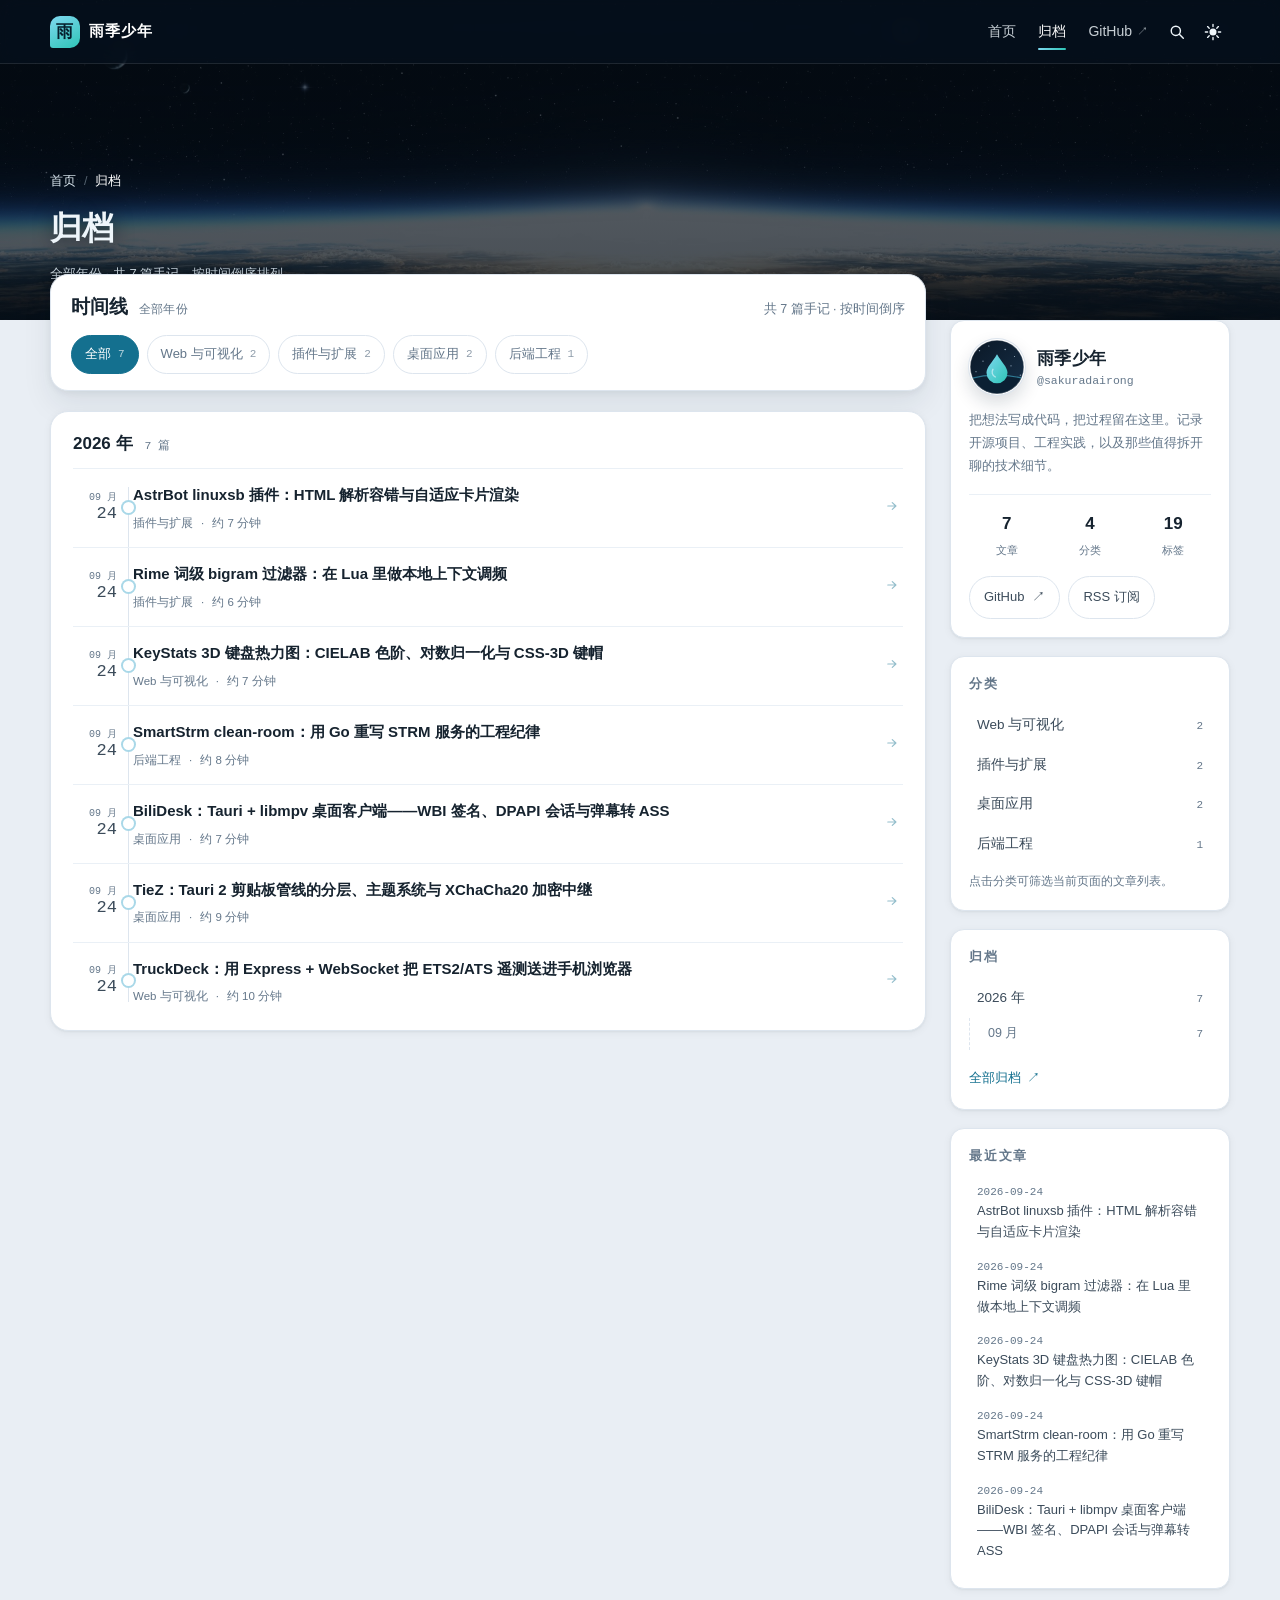
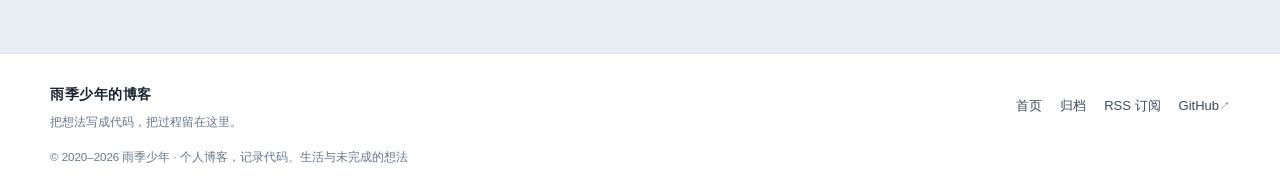
<file: archives/index.html>
<!DOCTYPE html>
<html lang="zh-CN">
<head>
<meta charset="utf-8">
<meta name="viewport" content="width=device-width, initial-scale=1">
<meta name="color-scheme" content="light dark">
<title>归档 · 全部年份 | 雨季少年的博客</title>
<meta name="description" content="雨季少年的开源项目与开发手记：AstrBot 插件、Rime 输入法、Tauri 桌面端、Go 服务与前端可视化。">
<meta property="og:title" content="归档 · 全部年份 | 雨季少年的博客">
<meta property="og:type" content="website">
<meta property="og:url" content="https://sakuradairong.github.io/archives/">
<meta property="og:description" content="雨季少年的开源项目与开发手记：AstrBot 插件、Rime 输入法、Tauri 桌面端、Go 服务与前端可视化。">
<meta property="og:site_name" content="雨季少年的博客">
<meta name="twitter:card" content="summary">
<meta name="generator" content="Rain Notes / build_site.py">

<link rel="canonical" href="https://sakuradairong.github.io/archives/">
<link rel="icon" href="/favicon.png">
<link rel="alternate" href="/atom.xml" title="雨季少年的博客" type="application/atom+xml">
<link rel="stylesheet" href="/css/style.css">
<script>(function(){try{var s=localStorage.getItem('rain-theme');var m=window.matchMedia&&window.matchMedia('(prefers-color-scheme: dark)').matches;var t=(s==='dark'||s==='light')?s:(m?'dark':'light');var r=document.documentElement;r.setAttribute('data-theme',t);if(s==='dark'||s==='light'){r.setAttribute('data-theme-choice','user');}}catch(e){}})();</script>
<script src="/js/script.js" defer></script>
</head>
<body class="page-archive">
<a class="skip-link" href="#main">跳到正文</a>
<nav class="topbar" aria-label="主导航">
<div class="topbar-inner wrap">
<a class="topbar-brand" href="/"><span class="brand-mark" aria-hidden="true">雨</span><span class="brand-text">雨季少年</span></a>
<div class="topbar-actions">
<a class="nav-link" href="/">首页</a>
<a class="nav-link" href="/archives/" aria-current="page">归档</a>
<a class="nav-link nav-ext" href="https://github.com/sakuradairong" target="_blank" rel="noopener">GitHub<span class="nav-ext-mark" aria-hidden="true">↗</span></a>
<button class="icon-btn" type="button" data-open-search aria-label="搜索文章" hidden><svg viewBox="0 0 20 20" width="18" height="18" aria-hidden="true" focusable="false"><circle cx="8.7" cy="8.7" r="5.1" fill="none" stroke="currentColor" stroke-width="1.6"/><path d="M12.6 12.6 17 17" fill="none" stroke="currentColor" stroke-width="1.6" stroke-linecap="round"/></svg></button>
<button class="icon-btn theme-toggle" type="button" data-theme-toggle aria-label="切换到深色模式" aria-pressed="false" hidden><svg viewBox="0 0 20 20" width="18" height="18" aria-hidden="true" focusable="false" class="icon-sun"><circle cx="10" cy="10" r="3.9" fill="currentColor"/><path d="M10 1.5V4M10 16v2.5M1.5 10H4M16 10h2.5M4 4l1.8 1.8M14.2 14.2 16 16M16 4l-1.8 1.8M5.8 14.2 4 16" fill="none" stroke="currentColor" stroke-width="1.5" stroke-linecap="round"/></svg><svg viewBox="0 0 20 20" width="18" height="18" aria-hidden="true" focusable="false" class="icon-moon"><path d="M15.8 13.2A6.6 6.6 0 0 1 7 4.3a6.8 6.8 0 1 0 8.8 8.9Z" fill="currentColor"/></svg></button>
</div>
</div>
<div class="topbar-progress" aria-hidden="true"><span data-progress></span></div>
</nav>
<header class="hero hero--page hero--archive">
<div class="hero-media" aria-hidden="true"></div>
<div class="hero-inner wrap">
<nav class="breadcrumb" aria-label="面包屑"><a href="/">首页</a><span class="crumb-sep" aria-hidden="true">/</span><span class="crumb-current">归档</span></nav>
<h1 class="hero-title">归档</h1>
<p class="hero-sub">全部年份 · 共 7 篇手记，按时间倒序排列。</p>
</div>
</header>
<main id="main" class="site-main wrap" tabindex="-1"><div class="page-grid" data-filter-scope>
<div class="page-main">
<section class="toolbar" id="timeline" aria-labelledby="timeline-title">
<div class="toolbar-head">
<h2 id="timeline-title">时间线<span class="head-note">全部年份</span></h2>
<p class="toolbar-meta" id="filter-status" role="status">共 7 篇手记 · 按时间倒序</p>
</div>
<div class="chips" data-filters role="group" aria-label="按分类筛选文章" hidden><button class="chip" type="button" data-filter="all" aria-pressed="true">全部<span class="chip-count">7</span></button><button class="chip" type="button" data-filter="Web 与可视化" aria-pressed="false">Web 与可视化<span class="chip-count">2</span></button><button class="chip" type="button" data-filter="插件与扩展" aria-pressed="false">插件与扩展<span class="chip-count">2</span></button><button class="chip" type="button" data-filter="桌面应用" aria-pressed="false">桌面应用<span class="chip-count">2</span></button><button class="chip" type="button" data-filter="后端工程" aria-pressed="false">后端工程<span class="chip-count">1</span></button></div>
</section>
<div class="timeline" data-filter-items><section class="tl-group" data-group><h2 class="tl-head">2026 年<span class="tl-count" data-count>7 篇</span></h2><ol class="tl-list"><li class="tl-item" data-item data-category="插件与扩展"><time datetime="2026-09-24T08:00:00.000Z"><span class="tl-month">09 月</span><span class="tl-day">24</span></time><div class="tl-body"><h3><a href="/2026/09/24/astrbot-plugin-linuxsb/">AstrBot linuxsb 插件：HTML 解析容错与自适应卡片渲染</a></h3><p class="tl-meta">插件与扩展<span aria-hidden="true">·</span>约 7 分钟</p></div><span class="tl-arrow" aria-hidden="true"><svg viewBox="0 0 20 20" width="14" height="14" aria-hidden="true" focusable="false"><path d="M4 10h11M10.4 5.2 15.6 10l-5.2 4.8" fill="none" stroke="currentColor" stroke-width="1.7" stroke-linecap="round" stroke-linejoin="round"/></svg></span></li><li class="tl-item" data-item data-category="插件与扩展"><time datetime="2026-09-24T07:00:00.000Z"><span class="tl-month">09 月</span><span class="tl-day">24</span></time><div class="tl-body"><h3><a href="/2026/09/24/rime-context-filter-bigram/">Rime 词级 bigram 过滤器：在 Lua 里做本地上下文调频</a></h3><p class="tl-meta">插件与扩展<span aria-hidden="true">·</span>约 6 分钟</p></div><span class="tl-arrow" aria-hidden="true"><svg viewBox="0 0 20 20" width="14" height="14" aria-hidden="true" focusable="false"><path d="M4 10h11M10.4 5.2 15.6 10l-5.2 4.8" fill="none" stroke="currentColor" stroke-width="1.7" stroke-linecap="round" stroke-linejoin="round"/></svg></span></li><li class="tl-item" data-item data-category="Web 与可视化"><time datetime="2026-09-24T06:00:00.000Z"><span class="tl-month">09 月</span><span class="tl-day">24</span></time><div class="tl-body"><h3><a href="/2026/09/24/keystats-3d-heatmap/">KeyStats 3D 键盘热力图：CIELAB 色阶、对数归一化与 CSS-3D 键帽</a></h3><p class="tl-meta">Web 与可视化<span aria-hidden="true">·</span>约 7 分钟</p></div><span class="tl-arrow" aria-hidden="true"><svg viewBox="0 0 20 20" width="14" height="14" aria-hidden="true" focusable="false"><path d="M4 10h11M10.4 5.2 15.6 10l-5.2 4.8" fill="none" stroke="currentColor" stroke-width="1.7" stroke-linecap="round" stroke-linejoin="round"/></svg></span></li><li class="tl-item" data-item data-category="后端工程"><time datetime="2026-09-24T05:00:00.000Z"><span class="tl-month">09 月</span><span class="tl-day">24</span></time><div class="tl-body"><h3><a href="/2026/09/24/smartstrm-cleanroom-go/">SmartStrm clean-room：用 Go 重写 STRM 服务的工程纪律</a></h3><p class="tl-meta">后端工程<span aria-hidden="true">·</span>约 8 分钟</p></div><span class="tl-arrow" aria-hidden="true"><svg viewBox="0 0 20 20" width="14" height="14" aria-hidden="true" focusable="false"><path d="M4 10h11M10.4 5.2 15.6 10l-5.2 4.8" fill="none" stroke="currentColor" stroke-width="1.7" stroke-linecap="round" stroke-linejoin="round"/></svg></span></li><li class="tl-item" data-item data-category="桌面应用"><time datetime="2026-09-24T03:00:00.000Z"><span class="tl-month">09 月</span><span class="tl-day">24</span></time><div class="tl-body"><h3><a href="/2026/09/24/bilidesk-tauri-libmpv/">BiliDesk：Tauri + libmpv 桌面客户端——WBI 签名、DPAPI 会话与弹幕转 ASS</a></h3><p class="tl-meta">桌面应用<span aria-hidden="true">·</span>约 7 分钟</p></div><span class="tl-arrow" aria-hidden="true"><svg viewBox="0 0 20 20" width="14" height="14" aria-hidden="true" focusable="false"><path d="M4 10h11M10.4 5.2 15.6 10l-5.2 4.8" fill="none" stroke="currentColor" stroke-width="1.7" stroke-linecap="round" stroke-linejoin="round"/></svg></span></li><li class="tl-item" data-item data-category="桌面应用"><time datetime="2026-09-24T02:00:00.000Z"><span class="tl-month">09 月</span><span class="tl-day">24</span></time><div class="tl-body"><h3><a href="/2026/09/24/tiez-clipboard-tauri/">TieZ：Tauri 2 剪贴板管线的分层、主题系统与 XChaCha20 加密中继</a></h3><p class="tl-meta">桌面应用<span aria-hidden="true">·</span>约 9 分钟</p></div><span class="tl-arrow" aria-hidden="true"><svg viewBox="0 0 20 20" width="14" height="14" aria-hidden="true" focusable="false"><path d="M4 10h11M10.4 5.2 15.6 10l-5.2 4.8" fill="none" stroke="currentColor" stroke-width="1.7" stroke-linecap="round" stroke-linejoin="round"/></svg></span></li><li class="tl-item" data-item data-category="Web 与可视化"><time datetime="2026-09-24T01:00:00.000Z"><span class="tl-month">09 月</span><span class="tl-day">24</span></time><div class="tl-body"><h3><a href="/2026/09/24/truckdeck-telemetry-control/">TruckDeck：用 Express + WebSocket 把 ETS2/ATS 遥测送进手机浏览器</a></h3><p class="tl-meta">Web 与可视化<span aria-hidden="true">·</span>约 10 分钟</p></div><span class="tl-arrow" aria-hidden="true"><svg viewBox="0 0 20 20" width="14" height="14" aria-hidden="true" focusable="false"><path d="M4 10h11M10.4 5.2 15.6 10l-5.2 4.8" fill="none" stroke="currentColor" stroke-width="1.7" stroke-linecap="round" stroke-linejoin="round"/></svg></span></li></ol></section></div>
</div>
<aside class="sidebar sidebar--archive"><section class="widget widget-author">
<div class="author-top">
<img class="author-avatar" src="/css/images/avatar.svg" alt="" width="60" height="60" loading="lazy" decoding="async">
<div class="author-id">
<h2 class="widget-title">雨季少年</h2>
<p class="author-handle">@sakuradairong</p>
</div>
</div>
<p class="author-bio">把想法写成代码，把过程留在这里。记录开源项目、工程实践，以及那些值得拆开聊的技术细节。</p>
<ul class="author-stats">
<li><strong>7</strong><span>文章</span></li>
<li><strong>4</strong><span>分类</span></li>
<li><strong>19</strong><span>标签</span></li>
</ul>
<a class="btn-ghost" href="https://github.com/sakuradairong" target="_blank" rel="noopener">GitHub<span aria-hidden="true">↗</span></a><a class="btn-ghost" href="/atom.xml">RSS 订阅</a>
</section><section class="widget widget-cats">
<h2 class="widget-title">分类</h2>
<ul class="widget-list"><li><a href="#timeline" data-filter-value="Web 与可视化"><span class="widget-label">Web 与可视化</span><span class="widget-count">2</span></a></li><li><a href="#timeline" data-filter-value="插件与扩展"><span class="widget-label">插件与扩展</span><span class="widget-count">2</span></a></li><li><a href="#timeline" data-filter-value="桌面应用"><span class="widget-label">桌面应用</span><span class="widget-count">2</span></a></li><li><a href="#timeline" data-filter-value="后端工程"><span class="widget-label">后端工程</span><span class="widget-count">1</span></a></li></ul>
<p class="widget-hint" data-filter-hint hidden>点击分类可筛选当前页面的文章列表。</p>
</section><section class="widget widget-archive">
<h2 class="widget-title">归档</h2>
<ul class="widget-list widget-list--tree"><li><a href="/archives/2026/"><span class="widget-label">2026 年</span><span class="widget-count">7</span></a><ul class="archive-months"><li><a href="/archives/2026/09/"><span class="widget-label">09 月</span><span class="widget-count">7</span></a></li></ul></li></ul>
<a class="widget-more" href="/archives/">全部归档<span aria-hidden="true">↗</span></a>
</section><section class="widget widget-recent">
<h2 class="widget-title">最近文章</h2>
<ol class="recent-list"><li><a href="/2026/09/24/astrbot-plugin-linuxsb/"><time datetime="2026-09-24T08:00:00.000Z">2026-09-24</time><span class="recent-title">AstrBot linuxsb 插件：HTML 解析容错与自适应卡片渲染</span></a></li><li><a href="/2026/09/24/rime-context-filter-bigram/"><time datetime="2026-09-24T07:00:00.000Z">2026-09-24</time><span class="recent-title">Rime 词级 bigram 过滤器：在 Lua 里做本地上下文调频</span></a></li><li><a href="/2026/09/24/keystats-3d-heatmap/"><time datetime="2026-09-24T06:00:00.000Z">2026-09-24</time><span class="recent-title">KeyStats 3D 键盘热力图：CIELAB 色阶、对数归一化与 CSS-3D 键帽</span></a></li><li><a href="/2026/09/24/smartstrm-cleanroom-go/"><time datetime="2026-09-24T05:00:00.000Z">2026-09-24</time><span class="recent-title">SmartStrm clean-room：用 Go 重写 STRM 服务的工程纪律</span></a></li><li><a href="/2026/09/24/bilidesk-tauri-libmpv/"><time datetime="2026-09-24T03:00:00.000Z">2026-09-24</time><span class="recent-title">BiliDesk：Tauri + libmpv 桌面客户端——WBI 签名、DPAPI 会话与弹幕转 ASS</span></a></li></ol>
</section></aside>
</div></main>
<footer class="site-footer">
<div class="wrap footer-inner">
<div class="footer-brand">
<a href="/">雨季少年的博客</a>
<p>把想法写成代码，把过程留在这里。</p>
</div>
<nav class="footer-nav" aria-label="页脚导航">
<a href="/">首页</a>
<a href="/archives/">归档</a>
<a href="/atom.xml">RSS 订阅</a>
<a href="https://github.com/sakuradairong" target="_blank" rel="noopener">GitHub<span class="nav-ext-mark" aria-hidden="true">↗</span></a>
</nav>
<p class="footer-note">© 2020–2026 雨季少年 · 个人博客，记录代码、生活与未完成的想法</p>
</div>
</footer>
<button class="to-top" type="button" data-to-top aria-label="回到页面顶部" hidden><svg viewBox="0 0 20 20" width="18" height="18" aria-hidden="true" focusable="false"><path d="M10 16.5V4M4.6 9.4 10 4l5.4 5.4" fill="none" stroke="currentColor" stroke-width="1.7" stroke-linecap="round" stroke-linejoin="round"/></svg></button>
<dialog id="search-dialog" aria-labelledby="search-title">
<div class="search-head">
<h2 id="search-title">搜索文章</h2>
<button class="icon-btn" type="button" data-close-search aria-label="关闭搜索"><span aria-hidden="true">✕</span></button>
</div>
<div class="search-field">
<span class="search-field-icon" aria-hidden="true"><svg viewBox="0 0 20 20" width="18" height="18" aria-hidden="true" focusable="false"><circle cx="8.7" cy="8.7" r="5.1" fill="none" stroke="currentColor" stroke-width="1.6"/><path d="M12.6 12.6 17 17" fill="none" stroke="currentColor" stroke-width="1.6" stroke-linecap="round"/></svg></span>
<label class="sr-only" for="search-input">输入标题、分类、标签或关键词</label>
<input id="search-input" type="search" placeholder="输入标题、标签或关键词…" autocomplete="off" spellcheck="false">
</div>
<p id="search-status" class="search-status" role="status"></p>
<ul class="search-results"><li class="search-item" data-search="AstrBot linuxsb 插件：HTML 解析容错与自适应卡片渲染 一个把 linux.sb 帖子链接变成预览卡片的 AstrBot 插件。真正的工作量在解析容错、卡片自适应布局，以及&quot;宁可报错也不发空卡片&quot;的失败策略上。 插件与扩展 Python, AstrBot, HTML"><a href="/2026/09/24/astrbot-plugin-linuxsb/"><span class="search-meta">插件与扩展 · 2026-09-24 · 约 7 分钟</span><span class="search-title">AstrBot linuxsb 插件：HTML 解析容错与自适应卡片渲染</span></a></li><li class="search-item" data-search="Rime 词级 bigram 过滤器：在 Lua 里做本地上下文调频 rime_context_filter 是一个跑在 Rime 里的词级二元模型过滤器：按&quot;前一个词&quot;调整候选顺序，落盘与提权分离，热路径无磁盘 IO，保存走 tmp→校验→bak→替换。本文拆它的打分公式、生命周期钩子与原子落盘策略。 插件与扩展 Lua, Rime, Bigram"><a href="/2026/09/24/rime-context-filter-bigram/"><span class="search-meta">插件与扩展 · 2026-09-24 · 约 6 分钟</span><span class="search-title">Rime 词级 bigram 过滤器：在 Lua 里做本地上下文调频</span></a></li><li class="search-item" data-search="KeyStats 3D 键盘热力图：CIELAB 色阶、对数归一化与 CSS-3D 键帽 把 KeyStats 导出的 JSON 变成可交互的 3D 键盘热力图，难点不在 3D，而在数据清洗、组合键拆分、色阶的感知均匀性与键盘布局的坐标建模。本文逐层拆解这几个函数。 Web 与可视化 CSS 3D, TypeScript, 可视化"><a href="/2026/09/24/keystats-3d-heatmap/"><span class="search-meta">Web 与可视化 · 2026-09-24 · 约 7 分钟</span><span class="search-title">KeyStats 3D 键盘热力图：CIELAB 色阶、对数归一化与 CSS-3D 键帽</span></a></li><li class="search-item" data-search="SmartStrm clean-room：用 Go 重写 STRM 服务的工程纪律 smartstrm-cleanroom 是 Go 从零实现的 STRM 生成、任务自动化与安全播放服务。比起功能清单，它更值得看的是纪律：严格配置校验、HMAC 签名播放、竞态测试、功能矩阵与&quot;未经验证不得标完成&quot;的完成规则。 后端工程 Go, STRM, 工程实践"><a href="/2026/09/24/smartstrm-cleanroom-go/"><span class="search-meta">后端工程 · 2026-09-24 · 约 8 分钟</span><span class="search-title">SmartStrm clean-room：用 Go 重写 STRM 服务的工程纪律</span></a></li><li class="search-item" data-search="BiliDesk：Tauri + libmpv 桌面客户端——WBI 签名、DPAPI 会话与弹幕转 ASS BiliDesk 是用 Tauri + React + libmpv 写的 Windows B 站桌面客户端。本文讲它怎么在 Rust 侧实现 WBI 签名、怎么用 DPAPI 保护登录态、怎么把弹幕转成 ASS 交给 mpv，以及为什么封面要走自定义协议。 桌面应用 Tauri, Rust, libmpv"><a href="/2026/09/24/bilidesk-tauri-libmpv/"><span class="search-meta">桌面应用 · 2026-09-24 · 约 7 分钟</span><span class="search-title">BiliDesk：Tauri + libmpv 桌面客户端——WBI 签名、DPAPI 会话与弹幕转 ASS</span></a></li><li class="search-item" data-search="TieZ：Tauri 2 剪贴板管线的分层、主题系统与 XChaCha20 加密中继 TieZ 是一个 Tauri 2 + React + Rust 的跨平台剪贴板管理器，3.5 万行 Rust 里包含采集管线、SQLite 仓储、主题系统、WebDAV/MQTT 同步，以及一条刻意独立于云同步的加密中继通道。本文讲它的分层边界、主题令牌体系和中继的密码学设计。 桌面应用 Tauri, Rust, React"><a href="/2026/09/24/tiez-clipboard-tauri/"><span class="search-meta">桌面应用 · 2026-09-24 · 约 9 分钟</span><span class="search-title">TieZ：Tauri 2 剪贴板管线的分层、主题系统与 XChaCha20 加密中继</span></a></li><li class="search-item" data-search="TruckDeck：用 Express + WebSocket 把 ETS2/ATS 遥测送进手机浏览器 TruckDeck 是一套跑在局域网 PC 上的 Node 服务，把 Euro Truck Simulator 2 / American Truck Simulator 的遥测推给手机浏览器，并把手机上的点按变成游戏按键。本文拆解它的模块划分、冻结的 WebSocket 契约、遥测与按键注入链路，以及&quot;绝不在 mock 模式下注入&quot;的边界设计。 Web 与可视化 Node.js, WebSocket, 遥测"><a href="/2026/09/24/truckdeck-telemetry-control/"><span class="search-meta">Web 与可视化 · 2026-09-24 · 约 10 分钟</span><span class="search-title">TruckDeck：用 Express + WebSocket 把 ETS2/ATS 遥测送进手机浏览器</span></a></li></ul>
<p class="search-hint">按 <kbd>/</kbd> 打开搜索，<kbd>Esc</kbd> 关闭；多个关键词用空格分隔，搜索在本地完成。</p>
</dialog>
</body></html>
</file>
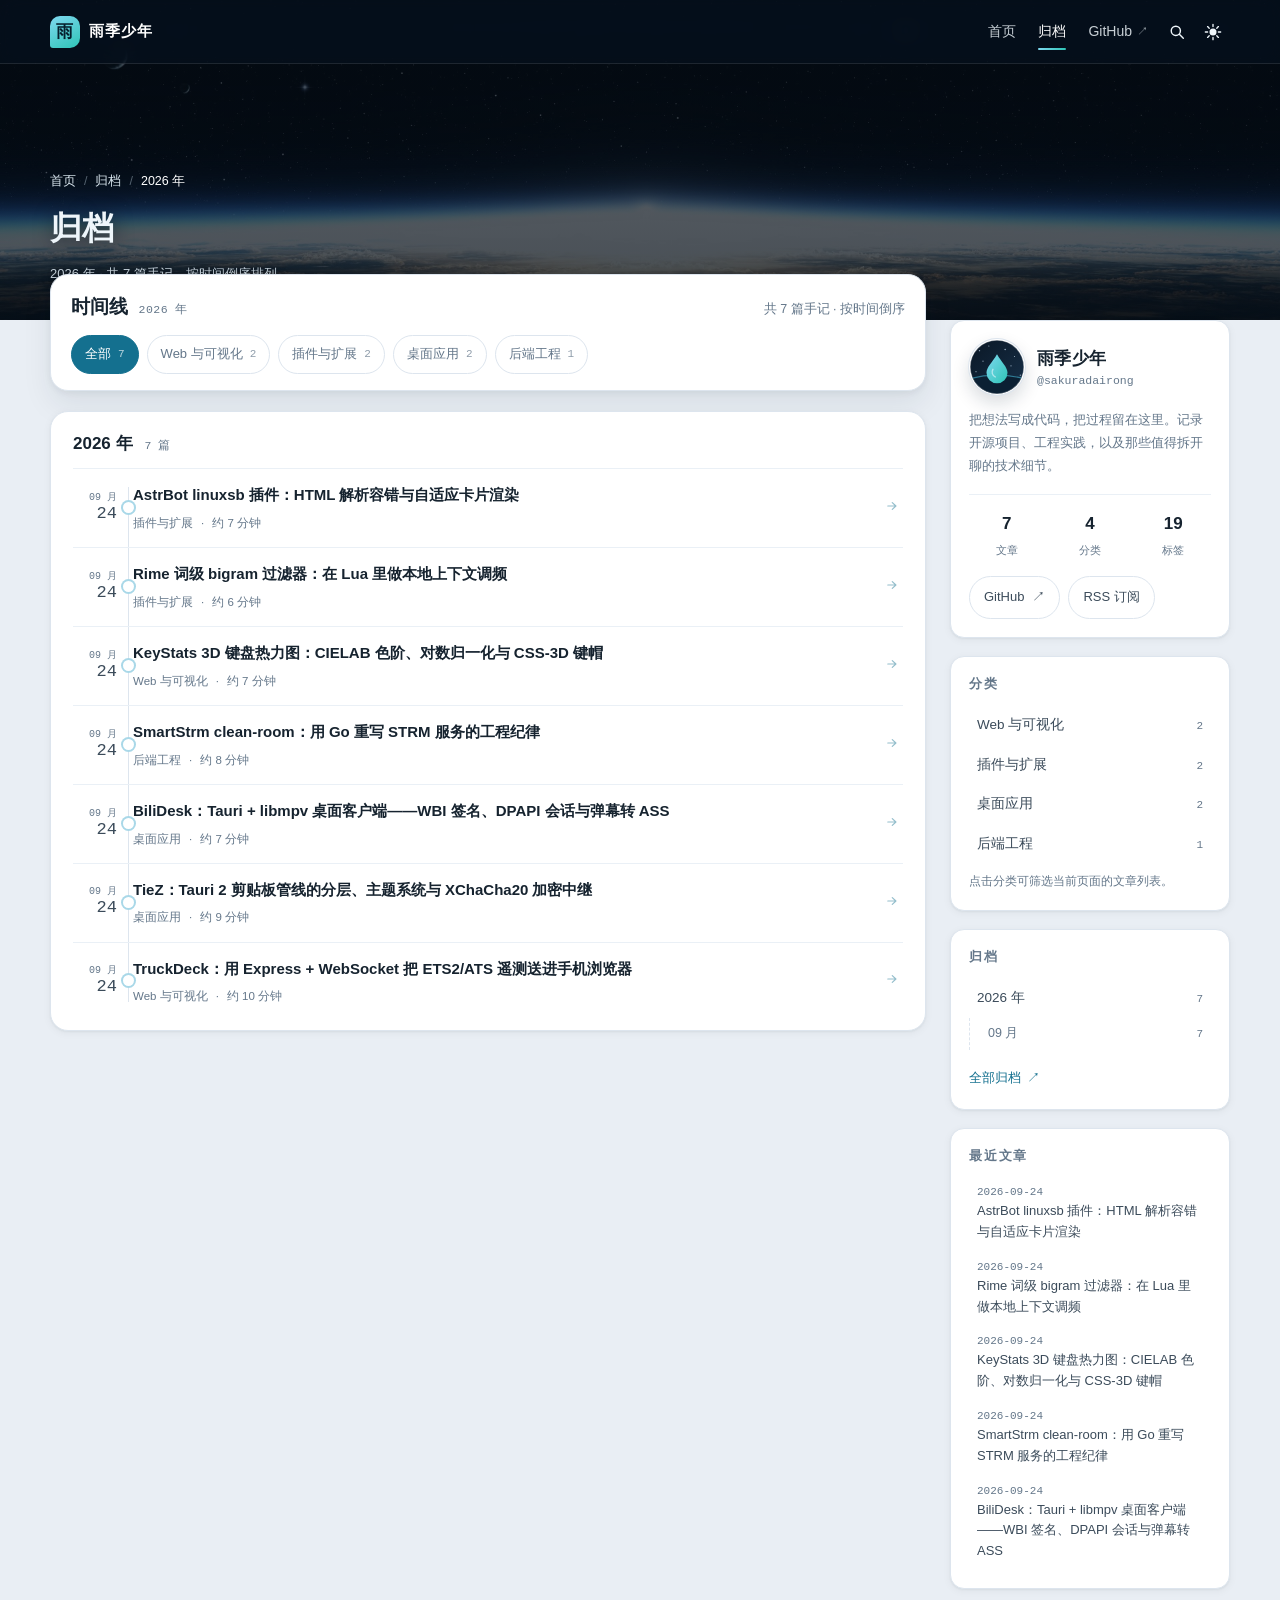
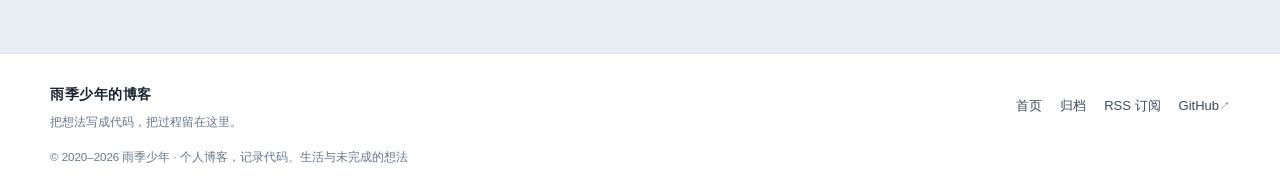
<file: archives/2026/index.html>
<!DOCTYPE html>
<html lang="zh-CN">
<head>
<meta charset="utf-8">
<meta name="viewport" content="width=device-width, initial-scale=1">
<meta name="color-scheme" content="light dark">
<title>归档 · 2026 年 | 雨季少年的博客</title>
<meta name="description" content="雨季少年的开源项目与开发手记：AstrBot 插件、Rime 输入法、Tauri 桌面端、Go 服务与前端可视化。">
<meta property="og:title" content="归档 · 2026 年 | 雨季少年的博客">
<meta property="og:type" content="website">
<meta property="og:url" content="https://sakuradairong.github.io/archives/2026/">
<meta property="og:description" content="雨季少年的开源项目与开发手记：AstrBot 插件、Rime 输入法、Tauri 桌面端、Go 服务与前端可视化。">
<meta property="og:site_name" content="雨季少年的博客">
<meta name="twitter:card" content="summary">
<meta name="generator" content="Rain Notes / build_site.py">

<link rel="canonical" href="https://sakuradairong.github.io/archives/2026/">
<link rel="icon" href="/favicon.png">
<link rel="alternate" href="/atom.xml" title="雨季少年的博客" type="application/atom+xml">
<link rel="stylesheet" href="/css/style.css">
<script>(function(){try{var s=localStorage.getItem('rain-theme');var m=window.matchMedia&&window.matchMedia('(prefers-color-scheme: dark)').matches;var t=(s==='dark'||s==='light')?s:(m?'dark':'light');var r=document.documentElement;r.setAttribute('data-theme',t);if(s==='dark'||s==='light'){r.setAttribute('data-theme-choice','user');}}catch(e){}})();</script>
<script src="/js/script.js" defer></script>
</head>
<body class="page-archive">
<a class="skip-link" href="#main">跳到正文</a>
<nav class="topbar" aria-label="主导航">
<div class="topbar-inner wrap">
<a class="topbar-brand" href="/"><span class="brand-mark" aria-hidden="true">雨</span><span class="brand-text">雨季少年</span></a>
<div class="topbar-actions">
<a class="nav-link" href="/">首页</a>
<a class="nav-link" href="/archives/" aria-current="page">归档</a>
<a class="nav-link nav-ext" href="https://github.com/sakuradairong" target="_blank" rel="noopener">GitHub<span class="nav-ext-mark" aria-hidden="true">↗</span></a>
<button class="icon-btn" type="button" data-open-search aria-label="搜索文章" hidden><svg viewBox="0 0 20 20" width="18" height="18" aria-hidden="true" focusable="false"><circle cx="8.7" cy="8.7" r="5.1" fill="none" stroke="currentColor" stroke-width="1.6"/><path d="M12.6 12.6 17 17" fill="none" stroke="currentColor" stroke-width="1.6" stroke-linecap="round"/></svg></button>
<button class="icon-btn theme-toggle" type="button" data-theme-toggle aria-label="切换到深色模式" aria-pressed="false" hidden><svg viewBox="0 0 20 20" width="18" height="18" aria-hidden="true" focusable="false" class="icon-sun"><circle cx="10" cy="10" r="3.9" fill="currentColor"/><path d="M10 1.5V4M10 16v2.5M1.5 10H4M16 10h2.5M4 4l1.8 1.8M14.2 14.2 16 16M16 4l-1.8 1.8M5.8 14.2 4 16" fill="none" stroke="currentColor" stroke-width="1.5" stroke-linecap="round"/></svg><svg viewBox="0 0 20 20" width="18" height="18" aria-hidden="true" focusable="false" class="icon-moon"><path d="M15.8 13.2A6.6 6.6 0 0 1 7 4.3a6.8 6.8 0 1 0 8.8 8.9Z" fill="currentColor"/></svg></button>
</div>
</div>
<div class="topbar-progress" aria-hidden="true"><span data-progress></span></div>
</nav>
<header class="hero hero--page hero--archive">
<div class="hero-media" aria-hidden="true"></div>
<div class="hero-inner wrap">
<nav class="breadcrumb" aria-label="面包屑"><a href="/">首页</a><span class="crumb-sep" aria-hidden="true">/</span><a href="/archives/">归档</a><span class="crumb-sep" aria-hidden="true">/</span><span class="crumb-current">2026 年</span></nav>
<h1 class="hero-title">归档</h1>
<p class="hero-sub">2026 年 · 共 7 篇手记，按时间倒序排列。</p>
</div>
</header>
<main id="main" class="site-main wrap" tabindex="-1"><div class="page-grid" data-filter-scope>
<div class="page-main">
<section class="toolbar" id="timeline" aria-labelledby="timeline-title">
<div class="toolbar-head">
<h2 id="timeline-title">时间线<span class="head-note">2026 年</span></h2>
<p class="toolbar-meta" id="filter-status" role="status">共 7 篇手记 · 按时间倒序</p>
</div>
<div class="chips" data-filters role="group" aria-label="按分类筛选文章" hidden><button class="chip" type="button" data-filter="all" aria-pressed="true">全部<span class="chip-count">7</span></button><button class="chip" type="button" data-filter="Web 与可视化" aria-pressed="false">Web 与可视化<span class="chip-count">2</span></button><button class="chip" type="button" data-filter="插件与扩展" aria-pressed="false">插件与扩展<span class="chip-count">2</span></button><button class="chip" type="button" data-filter="桌面应用" aria-pressed="false">桌面应用<span class="chip-count">2</span></button><button class="chip" type="button" data-filter="后端工程" aria-pressed="false">后端工程<span class="chip-count">1</span></button></div>
</section>
<div class="timeline" data-filter-items><section class="tl-group" data-group><h2 class="tl-head"><a href="/archives/2026/">2026 年</a><span class="tl-count" data-count>7 篇</span></h2><ol class="tl-list"><li class="tl-item" data-item data-category="插件与扩展"><time datetime="2026-09-24T08:00:00.000Z"><span class="tl-month">09 月</span><span class="tl-day">24</span></time><div class="tl-body"><h3><a href="/2026/09/24/astrbot-plugin-linuxsb/">AstrBot linuxsb 插件：HTML 解析容错与自适应卡片渲染</a></h3><p class="tl-meta">插件与扩展<span aria-hidden="true">·</span>约 7 分钟</p></div><span class="tl-arrow" aria-hidden="true"><svg viewBox="0 0 20 20" width="14" height="14" aria-hidden="true" focusable="false"><path d="M4 10h11M10.4 5.2 15.6 10l-5.2 4.8" fill="none" stroke="currentColor" stroke-width="1.7" stroke-linecap="round" stroke-linejoin="round"/></svg></span></li><li class="tl-item" data-item data-category="插件与扩展"><time datetime="2026-09-24T07:00:00.000Z"><span class="tl-month">09 月</span><span class="tl-day">24</span></time><div class="tl-body"><h3><a href="/2026/09/24/rime-context-filter-bigram/">Rime 词级 bigram 过滤器：在 Lua 里做本地上下文调频</a></h3><p class="tl-meta">插件与扩展<span aria-hidden="true">·</span>约 6 分钟</p></div><span class="tl-arrow" aria-hidden="true"><svg viewBox="0 0 20 20" width="14" height="14" aria-hidden="true" focusable="false"><path d="M4 10h11M10.4 5.2 15.6 10l-5.2 4.8" fill="none" stroke="currentColor" stroke-width="1.7" stroke-linecap="round" stroke-linejoin="round"/></svg></span></li><li class="tl-item" data-item data-category="Web 与可视化"><time datetime="2026-09-24T06:00:00.000Z"><span class="tl-month">09 月</span><span class="tl-day">24</span></time><div class="tl-body"><h3><a href="/2026/09/24/keystats-3d-heatmap/">KeyStats 3D 键盘热力图：CIELAB 色阶、对数归一化与 CSS-3D 键帽</a></h3><p class="tl-meta">Web 与可视化<span aria-hidden="true">·</span>约 7 分钟</p></div><span class="tl-arrow" aria-hidden="true"><svg viewBox="0 0 20 20" width="14" height="14" aria-hidden="true" focusable="false"><path d="M4 10h11M10.4 5.2 15.6 10l-5.2 4.8" fill="none" stroke="currentColor" stroke-width="1.7" stroke-linecap="round" stroke-linejoin="round"/></svg></span></li><li class="tl-item" data-item data-category="后端工程"><time datetime="2026-09-24T05:00:00.000Z"><span class="tl-month">09 月</span><span class="tl-day">24</span></time><div class="tl-body"><h3><a href="/2026/09/24/smartstrm-cleanroom-go/">SmartStrm clean-room：用 Go 重写 STRM 服务的工程纪律</a></h3><p class="tl-meta">后端工程<span aria-hidden="true">·</span>约 8 分钟</p></div><span class="tl-arrow" aria-hidden="true"><svg viewBox="0 0 20 20" width="14" height="14" aria-hidden="true" focusable="false"><path d="M4 10h11M10.4 5.2 15.6 10l-5.2 4.8" fill="none" stroke="currentColor" stroke-width="1.7" stroke-linecap="round" stroke-linejoin="round"/></svg></span></li><li class="tl-item" data-item data-category="桌面应用"><time datetime="2026-09-24T03:00:00.000Z"><span class="tl-month">09 月</span><span class="tl-day">24</span></time><div class="tl-body"><h3><a href="/2026/09/24/bilidesk-tauri-libmpv/">BiliDesk：Tauri + libmpv 桌面客户端——WBI 签名、DPAPI 会话与弹幕转 ASS</a></h3><p class="tl-meta">桌面应用<span aria-hidden="true">·</span>约 7 分钟</p></div><span class="tl-arrow" aria-hidden="true"><svg viewBox="0 0 20 20" width="14" height="14" aria-hidden="true" focusable="false"><path d="M4 10h11M10.4 5.2 15.6 10l-5.2 4.8" fill="none" stroke="currentColor" stroke-width="1.7" stroke-linecap="round" stroke-linejoin="round"/></svg></span></li><li class="tl-item" data-item data-category="桌面应用"><time datetime="2026-09-24T02:00:00.000Z"><span class="tl-month">09 月</span><span class="tl-day">24</span></time><div class="tl-body"><h3><a href="/2026/09/24/tiez-clipboard-tauri/">TieZ：Tauri 2 剪贴板管线的分层、主题系统与 XChaCha20 加密中继</a></h3><p class="tl-meta">桌面应用<span aria-hidden="true">·</span>约 9 分钟</p></div><span class="tl-arrow" aria-hidden="true"><svg viewBox="0 0 20 20" width="14" height="14" aria-hidden="true" focusable="false"><path d="M4 10h11M10.4 5.2 15.6 10l-5.2 4.8" fill="none" stroke="currentColor" stroke-width="1.7" stroke-linecap="round" stroke-linejoin="round"/></svg></span></li><li class="tl-item" data-item data-category="Web 与可视化"><time datetime="2026-09-24T01:00:00.000Z"><span class="tl-month">09 月</span><span class="tl-day">24</span></time><div class="tl-body"><h3><a href="/2026/09/24/truckdeck-telemetry-control/">TruckDeck：用 Express + WebSocket 把 ETS2/ATS 遥测送进手机浏览器</a></h3><p class="tl-meta">Web 与可视化<span aria-hidden="true">·</span>约 10 分钟</p></div><span class="tl-arrow" aria-hidden="true"><svg viewBox="0 0 20 20" width="14" height="14" aria-hidden="true" focusable="false"><path d="M4 10h11M10.4 5.2 15.6 10l-5.2 4.8" fill="none" stroke="currentColor" stroke-width="1.7" stroke-linecap="round" stroke-linejoin="round"/></svg></span></li></ol></section></div>
</div>
<aside class="sidebar sidebar--archive"><section class="widget widget-author">
<div class="author-top">
<img class="author-avatar" src="/css/images/avatar.svg" alt="" width="60" height="60" loading="lazy" decoding="async">
<div class="author-id">
<h2 class="widget-title">雨季少年</h2>
<p class="author-handle">@sakuradairong</p>
</div>
</div>
<p class="author-bio">把想法写成代码，把过程留在这里。记录开源项目、工程实践，以及那些值得拆开聊的技术细节。</p>
<ul class="author-stats">
<li><strong>7</strong><span>文章</span></li>
<li><strong>4</strong><span>分类</span></li>
<li><strong>19</strong><span>标签</span></li>
</ul>
<a class="btn-ghost" href="https://github.com/sakuradairong" target="_blank" rel="noopener">GitHub<span aria-hidden="true">↗</span></a><a class="btn-ghost" href="/atom.xml">RSS 订阅</a>
</section><section class="widget widget-cats">
<h2 class="widget-title">分类</h2>
<ul class="widget-list"><li><a href="#timeline" data-filter-value="Web 与可视化"><span class="widget-label">Web 与可视化</span><span class="widget-count">2</span></a></li><li><a href="#timeline" data-filter-value="插件与扩展"><span class="widget-label">插件与扩展</span><span class="widget-count">2</span></a></li><li><a href="#timeline" data-filter-value="桌面应用"><span class="widget-label">桌面应用</span><span class="widget-count">2</span></a></li><li><a href="#timeline" data-filter-value="后端工程"><span class="widget-label">后端工程</span><span class="widget-count">1</span></a></li></ul>
<p class="widget-hint" data-filter-hint hidden>点击分类可筛选当前页面的文章列表。</p>
</section><section class="widget widget-archive">
<h2 class="widget-title">归档</h2>
<ul class="widget-list widget-list--tree"><li><a href="/archives/2026/"><span class="widget-label">2026 年</span><span class="widget-count">7</span></a><ul class="archive-months"><li><a href="/archives/2026/09/"><span class="widget-label">09 月</span><span class="widget-count">7</span></a></li></ul></li></ul>
<a class="widget-more" href="/archives/">全部归档<span aria-hidden="true">↗</span></a>
</section><section class="widget widget-recent">
<h2 class="widget-title">最近文章</h2>
<ol class="recent-list"><li><a href="/2026/09/24/astrbot-plugin-linuxsb/"><time datetime="2026-09-24T08:00:00.000Z">2026-09-24</time><span class="recent-title">AstrBot linuxsb 插件：HTML 解析容错与自适应卡片渲染</span></a></li><li><a href="/2026/09/24/rime-context-filter-bigram/"><time datetime="2026-09-24T07:00:00.000Z">2026-09-24</time><span class="recent-title">Rime 词级 bigram 过滤器：在 Lua 里做本地上下文调频</span></a></li><li><a href="/2026/09/24/keystats-3d-heatmap/"><time datetime="2026-09-24T06:00:00.000Z">2026-09-24</time><span class="recent-title">KeyStats 3D 键盘热力图：CIELAB 色阶、对数归一化与 CSS-3D 键帽</span></a></li><li><a href="/2026/09/24/smartstrm-cleanroom-go/"><time datetime="2026-09-24T05:00:00.000Z">2026-09-24</time><span class="recent-title">SmartStrm clean-room：用 Go 重写 STRM 服务的工程纪律</span></a></li><li><a href="/2026/09/24/bilidesk-tauri-libmpv/"><time datetime="2026-09-24T03:00:00.000Z">2026-09-24</time><span class="recent-title">BiliDesk：Tauri + libmpv 桌面客户端——WBI 签名、DPAPI 会话与弹幕转 ASS</span></a></li></ol>
</section></aside>
</div></main>
<footer class="site-footer">
<div class="wrap footer-inner">
<div class="footer-brand">
<a href="/">雨季少年的博客</a>
<p>把想法写成代码，把过程留在这里。</p>
</div>
<nav class="footer-nav" aria-label="页脚导航">
<a href="/">首页</a>
<a href="/archives/">归档</a>
<a href="/atom.xml">RSS 订阅</a>
<a href="https://github.com/sakuradairong" target="_blank" rel="noopener">GitHub<span class="nav-ext-mark" aria-hidden="true">↗</span></a>
</nav>
<p class="footer-note">© 2020–2026 雨季少年 · 个人博客，记录代码、生活与未完成的想法</p>
</div>
</footer>
<button class="to-top" type="button" data-to-top aria-label="回到页面顶部" hidden><svg viewBox="0 0 20 20" width="18" height="18" aria-hidden="true" focusable="false"><path d="M10 16.5V4M4.6 9.4 10 4l5.4 5.4" fill="none" stroke="currentColor" stroke-width="1.7" stroke-linecap="round" stroke-linejoin="round"/></svg></button>
<dialog id="search-dialog" aria-labelledby="search-title">
<div class="search-head">
<h2 id="search-title">搜索文章</h2>
<button class="icon-btn" type="button" data-close-search aria-label="关闭搜索"><span aria-hidden="true">✕</span></button>
</div>
<div class="search-field">
<span class="search-field-icon" aria-hidden="true"><svg viewBox="0 0 20 20" width="18" height="18" aria-hidden="true" focusable="false"><circle cx="8.7" cy="8.7" r="5.1" fill="none" stroke="currentColor" stroke-width="1.6"/><path d="M12.6 12.6 17 17" fill="none" stroke="currentColor" stroke-width="1.6" stroke-linecap="round"/></svg></span>
<label class="sr-only" for="search-input">输入标题、分类、标签或关键词</label>
<input id="search-input" type="search" placeholder="输入标题、标签或关键词…" autocomplete="off" spellcheck="false">
</div>
<p id="search-status" class="search-status" role="status"></p>
<ul class="search-results"><li class="search-item" data-search="AstrBot linuxsb 插件：HTML 解析容错与自适应卡片渲染 一个把 linux.sb 帖子链接变成预览卡片的 AstrBot 插件。真正的工作量在解析容错、卡片自适应布局，以及&quot;宁可报错也不发空卡片&quot;的失败策略上。 插件与扩展 Python, AstrBot, HTML"><a href="/2026/09/24/astrbot-plugin-linuxsb/"><span class="search-meta">插件与扩展 · 2026-09-24 · 约 7 分钟</span><span class="search-title">AstrBot linuxsb 插件：HTML 解析容错与自适应卡片渲染</span></a></li><li class="search-item" data-search="Rime 词级 bigram 过滤器：在 Lua 里做本地上下文调频 rime_context_filter 是一个跑在 Rime 里的词级二元模型过滤器：按&quot;前一个词&quot;调整候选顺序，落盘与提权分离，热路径无磁盘 IO，保存走 tmp→校验→bak→替换。本文拆它的打分公式、生命周期钩子与原子落盘策略。 插件与扩展 Lua, Rime, Bigram"><a href="/2026/09/24/rime-context-filter-bigram/"><span class="search-meta">插件与扩展 · 2026-09-24 · 约 6 分钟</span><span class="search-title">Rime 词级 bigram 过滤器：在 Lua 里做本地上下文调频</span></a></li><li class="search-item" data-search="KeyStats 3D 键盘热力图：CIELAB 色阶、对数归一化与 CSS-3D 键帽 把 KeyStats 导出的 JSON 变成可交互的 3D 键盘热力图，难点不在 3D，而在数据清洗、组合键拆分、色阶的感知均匀性与键盘布局的坐标建模。本文逐层拆解这几个函数。 Web 与可视化 CSS 3D, TypeScript, 可视化"><a href="/2026/09/24/keystats-3d-heatmap/"><span class="search-meta">Web 与可视化 · 2026-09-24 · 约 7 分钟</span><span class="search-title">KeyStats 3D 键盘热力图：CIELAB 色阶、对数归一化与 CSS-3D 键帽</span></a></li><li class="search-item" data-search="SmartStrm clean-room：用 Go 重写 STRM 服务的工程纪律 smartstrm-cleanroom 是 Go 从零实现的 STRM 生成、任务自动化与安全播放服务。比起功能清单，它更值得看的是纪律：严格配置校验、HMAC 签名播放、竞态测试、功能矩阵与&quot;未经验证不得标完成&quot;的完成规则。 后端工程 Go, STRM, 工程实践"><a href="/2026/09/24/smartstrm-cleanroom-go/"><span class="search-meta">后端工程 · 2026-09-24 · 约 8 分钟</span><span class="search-title">SmartStrm clean-room：用 Go 重写 STRM 服务的工程纪律</span></a></li><li class="search-item" data-search="BiliDesk：Tauri + libmpv 桌面客户端——WBI 签名、DPAPI 会话与弹幕转 ASS BiliDesk 是用 Tauri + React + libmpv 写的 Windows B 站桌面客户端。本文讲它怎么在 Rust 侧实现 WBI 签名、怎么用 DPAPI 保护登录态、怎么把弹幕转成 ASS 交给 mpv，以及为什么封面要走自定义协议。 桌面应用 Tauri, Rust, libmpv"><a href="/2026/09/24/bilidesk-tauri-libmpv/"><span class="search-meta">桌面应用 · 2026-09-24 · 约 7 分钟</span><span class="search-title">BiliDesk：Tauri + libmpv 桌面客户端——WBI 签名、DPAPI 会话与弹幕转 ASS</span></a></li><li class="search-item" data-search="TieZ：Tauri 2 剪贴板管线的分层、主题系统与 XChaCha20 加密中继 TieZ 是一个 Tauri 2 + React + Rust 的跨平台剪贴板管理器，3.5 万行 Rust 里包含采集管线、SQLite 仓储、主题系统、WebDAV/MQTT 同步，以及一条刻意独立于云同步的加密中继通道。本文讲它的分层边界、主题令牌体系和中继的密码学设计。 桌面应用 Tauri, Rust, React"><a href="/2026/09/24/tiez-clipboard-tauri/"><span class="search-meta">桌面应用 · 2026-09-24 · 约 9 分钟</span><span class="search-title">TieZ：Tauri 2 剪贴板管线的分层、主题系统与 XChaCha20 加密中继</span></a></li><li class="search-item" data-search="TruckDeck：用 Express + WebSocket 把 ETS2/ATS 遥测送进手机浏览器 TruckDeck 是一套跑在局域网 PC 上的 Node 服务，把 Euro Truck Simulator 2 / American Truck Simulator 的遥测推给手机浏览器，并把手机上的点按变成游戏按键。本文拆解它的模块划分、冻结的 WebSocket 契约、遥测与按键注入链路，以及&quot;绝不在 mock 模式下注入&quot;的边界设计。 Web 与可视化 Node.js, WebSocket, 遥测"><a href="/2026/09/24/truckdeck-telemetry-control/"><span class="search-meta">Web 与可视化 · 2026-09-24 · 约 10 分钟</span><span class="search-title">TruckDeck：用 Express + WebSocket 把 ETS2/ATS 遥测送进手机浏览器</span></a></li></ul>
<p class="search-hint">按 <kbd>/</kbd> 打开搜索，<kbd>Esc</kbd> 关闭；多个关键词用空格分隔，搜索在本地完成。</p>
</dialog>
</body></html>
</file>
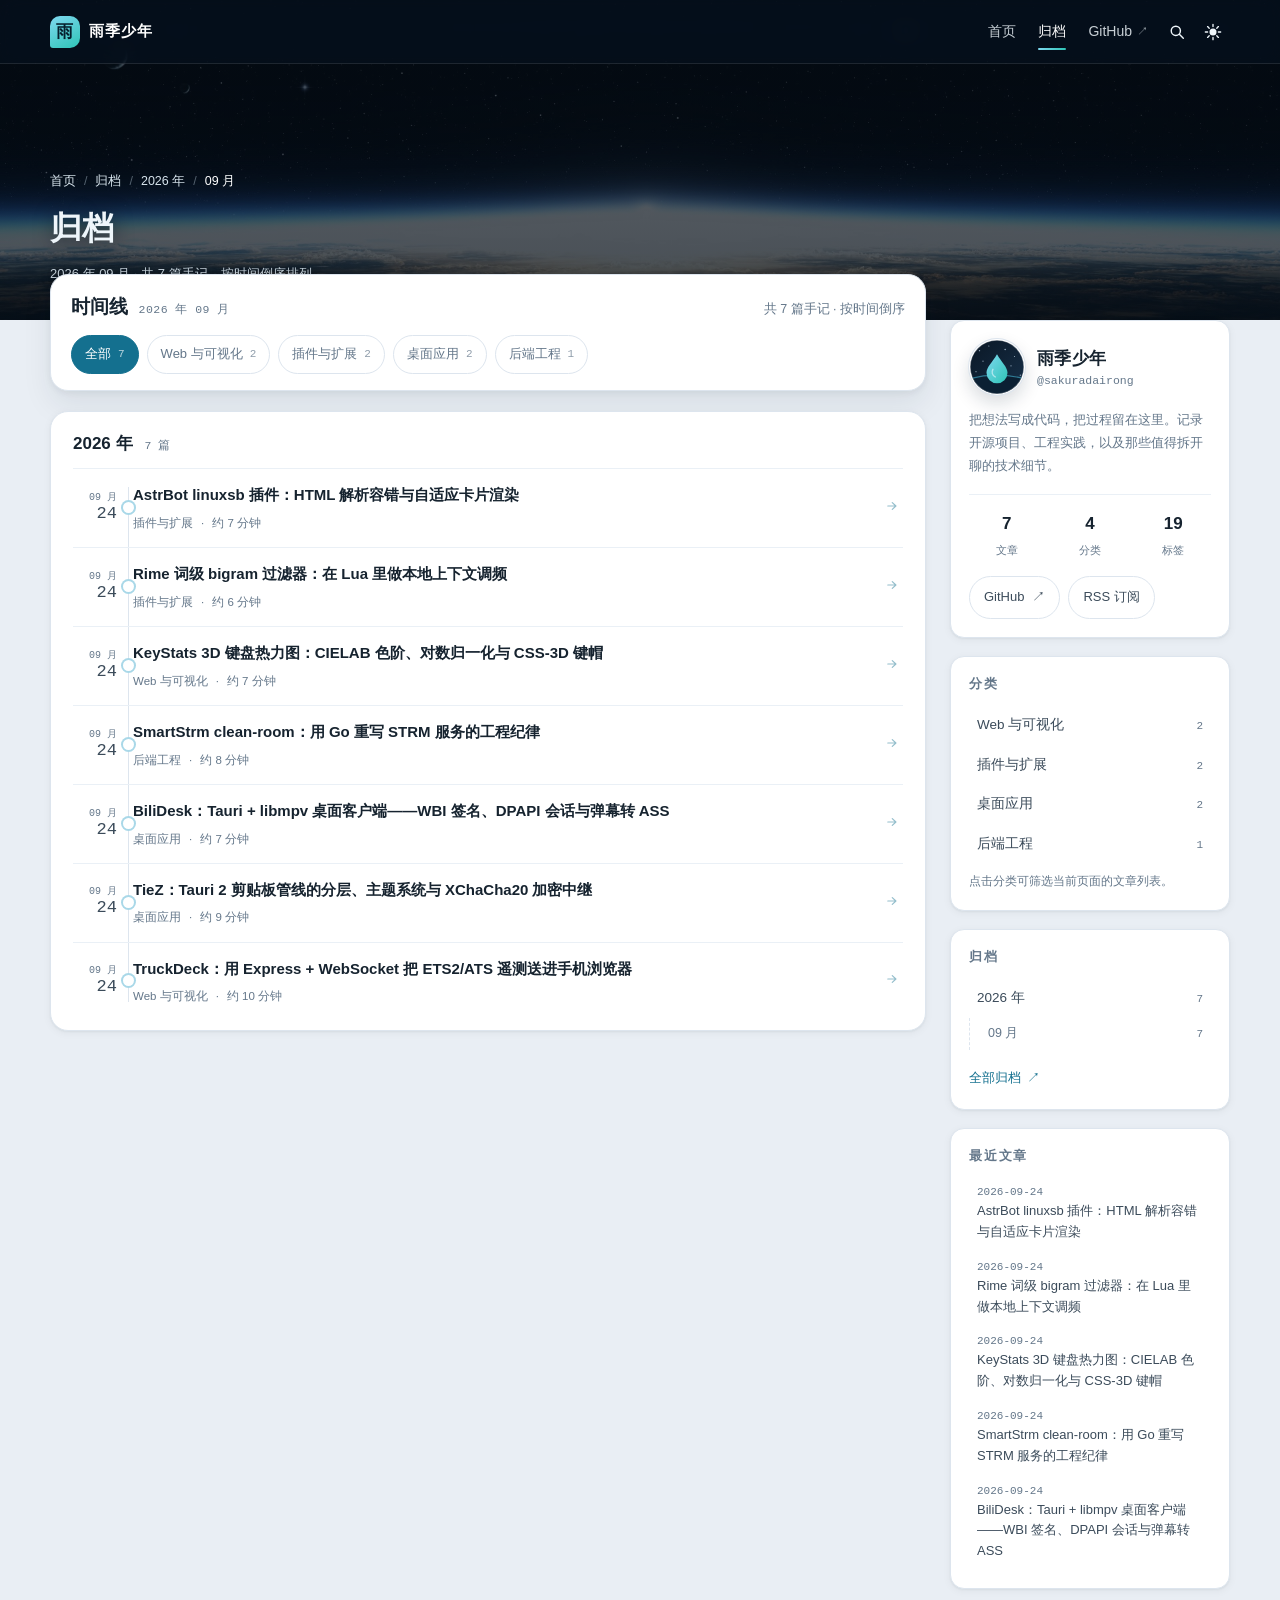
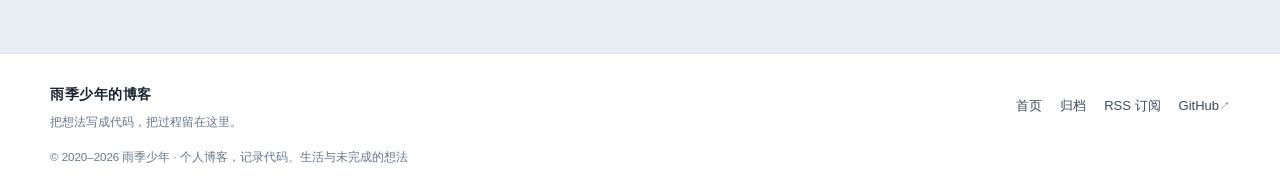
<file: archives/2026/09/index.html>
<!DOCTYPE html>
<html lang="zh-CN">
<head>
<meta charset="utf-8">
<meta name="viewport" content="width=device-width, initial-scale=1">
<meta name="color-scheme" content="light dark">
<title>归档 · 2026 年 09 月 | 雨季少年的博客</title>
<meta name="description" content="雨季少年的开源项目与开发手记：AstrBot 插件、Rime 输入法、Tauri 桌面端、Go 服务与前端可视化。">
<meta property="og:title" content="归档 · 2026 年 09 月 | 雨季少年的博客">
<meta property="og:type" content="website">
<meta property="og:url" content="https://sakuradairong.github.io/archives/2026/09/">
<meta property="og:description" content="雨季少年的开源项目与开发手记：AstrBot 插件、Rime 输入法、Tauri 桌面端、Go 服务与前端可视化。">
<meta property="og:site_name" content="雨季少年的博客">
<meta name="twitter:card" content="summary">
<meta name="generator" content="Rain Notes / build_site.py">

<link rel="canonical" href="https://sakuradairong.github.io/archives/2026/09/">
<link rel="icon" href="/favicon.png">
<link rel="alternate" href="/atom.xml" title="雨季少年的博客" type="application/atom+xml">
<link rel="stylesheet" href="/css/style.css">
<script>(function(){try{var s=localStorage.getItem('rain-theme');var m=window.matchMedia&&window.matchMedia('(prefers-color-scheme: dark)').matches;var t=(s==='dark'||s==='light')?s:(m?'dark':'light');var r=document.documentElement;r.setAttribute('data-theme',t);if(s==='dark'||s==='light'){r.setAttribute('data-theme-choice','user');}}catch(e){}})();</script>
<script src="/js/script.js" defer></script>
</head>
<body class="page-archive">
<a class="skip-link" href="#main">跳到正文</a>
<nav class="topbar" aria-label="主导航">
<div class="topbar-inner wrap">
<a class="topbar-brand" href="/"><span class="brand-mark" aria-hidden="true">雨</span><span class="brand-text">雨季少年</span></a>
<div class="topbar-actions">
<a class="nav-link" href="/">首页</a>
<a class="nav-link" href="/archives/" aria-current="page">归档</a>
<a class="nav-link nav-ext" href="https://github.com/sakuradairong" target="_blank" rel="noopener">GitHub<span class="nav-ext-mark" aria-hidden="true">↗</span></a>
<button class="icon-btn" type="button" data-open-search aria-label="搜索文章" hidden><svg viewBox="0 0 20 20" width="18" height="18" aria-hidden="true" focusable="false"><circle cx="8.7" cy="8.7" r="5.1" fill="none" stroke="currentColor" stroke-width="1.6"/><path d="M12.6 12.6 17 17" fill="none" stroke="currentColor" stroke-width="1.6" stroke-linecap="round"/></svg></button>
<button class="icon-btn theme-toggle" type="button" data-theme-toggle aria-label="切换到深色模式" aria-pressed="false" hidden><svg viewBox="0 0 20 20" width="18" height="18" aria-hidden="true" focusable="false" class="icon-sun"><circle cx="10" cy="10" r="3.9" fill="currentColor"/><path d="M10 1.5V4M10 16v2.5M1.5 10H4M16 10h2.5M4 4l1.8 1.8M14.2 14.2 16 16M16 4l-1.8 1.8M5.8 14.2 4 16" fill="none" stroke="currentColor" stroke-width="1.5" stroke-linecap="round"/></svg><svg viewBox="0 0 20 20" width="18" height="18" aria-hidden="true" focusable="false" class="icon-moon"><path d="M15.8 13.2A6.6 6.6 0 0 1 7 4.3a6.8 6.8 0 1 0 8.8 8.9Z" fill="currentColor"/></svg></button>
</div>
</div>
<div class="topbar-progress" aria-hidden="true"><span data-progress></span></div>
</nav>
<header class="hero hero--page hero--archive">
<div class="hero-media" aria-hidden="true"></div>
<div class="hero-inner wrap">
<nav class="breadcrumb" aria-label="面包屑"><a href="/">首页</a><span class="crumb-sep" aria-hidden="true">/</span><a href="/archives/">归档</a><span class="crumb-sep" aria-hidden="true">/</span><a href="/archives/2026/">2026 年</a><span class="crumb-sep" aria-hidden="true">/</span><span class="crumb-current">09 月</span></nav>
<h1 class="hero-title">归档</h1>
<p class="hero-sub">2026 年 09 月 · 共 7 篇手记，按时间倒序排列。</p>
</div>
</header>
<main id="main" class="site-main wrap" tabindex="-1"><div class="page-grid" data-filter-scope>
<div class="page-main">
<section class="toolbar" id="timeline" aria-labelledby="timeline-title">
<div class="toolbar-head">
<h2 id="timeline-title">时间线<span class="head-note">2026 年 09 月</span></h2>
<p class="toolbar-meta" id="filter-status" role="status">共 7 篇手记 · 按时间倒序</p>
</div>
<div class="chips" data-filters role="group" aria-label="按分类筛选文章" hidden><button class="chip" type="button" data-filter="all" aria-pressed="true">全部<span class="chip-count">7</span></button><button class="chip" type="button" data-filter="Web 与可视化" aria-pressed="false">Web 与可视化<span class="chip-count">2</span></button><button class="chip" type="button" data-filter="插件与扩展" aria-pressed="false">插件与扩展<span class="chip-count">2</span></button><button class="chip" type="button" data-filter="桌面应用" aria-pressed="false">桌面应用<span class="chip-count">2</span></button><button class="chip" type="button" data-filter="后端工程" aria-pressed="false">后端工程<span class="chip-count">1</span></button></div>
</section>
<div class="timeline" data-filter-items><section class="tl-group" data-group><h2 class="tl-head"><a href="/archives/2026/">2026 年</a><span class="tl-count" data-count>7 篇</span></h2><ol class="tl-list"><li class="tl-item" data-item data-category="插件与扩展"><time datetime="2026-09-24T08:00:00.000Z"><span class="tl-month">09 月</span><span class="tl-day">24</span></time><div class="tl-body"><h3><a href="/2026/09/24/astrbot-plugin-linuxsb/">AstrBot linuxsb 插件：HTML 解析容错与自适应卡片渲染</a></h3><p class="tl-meta">插件与扩展<span aria-hidden="true">·</span>约 7 分钟</p></div><span class="tl-arrow" aria-hidden="true"><svg viewBox="0 0 20 20" width="14" height="14" aria-hidden="true" focusable="false"><path d="M4 10h11M10.4 5.2 15.6 10l-5.2 4.8" fill="none" stroke="currentColor" stroke-width="1.7" stroke-linecap="round" stroke-linejoin="round"/></svg></span></li><li class="tl-item" data-item data-category="插件与扩展"><time datetime="2026-09-24T07:00:00.000Z"><span class="tl-month">09 月</span><span class="tl-day">24</span></time><div class="tl-body"><h3><a href="/2026/09/24/rime-context-filter-bigram/">Rime 词级 bigram 过滤器：在 Lua 里做本地上下文调频</a></h3><p class="tl-meta">插件与扩展<span aria-hidden="true">·</span>约 6 分钟</p></div><span class="tl-arrow" aria-hidden="true"><svg viewBox="0 0 20 20" width="14" height="14" aria-hidden="true" focusable="false"><path d="M4 10h11M10.4 5.2 15.6 10l-5.2 4.8" fill="none" stroke="currentColor" stroke-width="1.7" stroke-linecap="round" stroke-linejoin="round"/></svg></span></li><li class="tl-item" data-item data-category="Web 与可视化"><time datetime="2026-09-24T06:00:00.000Z"><span class="tl-month">09 月</span><span class="tl-day">24</span></time><div class="tl-body"><h3><a href="/2026/09/24/keystats-3d-heatmap/">KeyStats 3D 键盘热力图：CIELAB 色阶、对数归一化与 CSS-3D 键帽</a></h3><p class="tl-meta">Web 与可视化<span aria-hidden="true">·</span>约 7 分钟</p></div><span class="tl-arrow" aria-hidden="true"><svg viewBox="0 0 20 20" width="14" height="14" aria-hidden="true" focusable="false"><path d="M4 10h11M10.4 5.2 15.6 10l-5.2 4.8" fill="none" stroke="currentColor" stroke-width="1.7" stroke-linecap="round" stroke-linejoin="round"/></svg></span></li><li class="tl-item" data-item data-category="后端工程"><time datetime="2026-09-24T05:00:00.000Z"><span class="tl-month">09 月</span><span class="tl-day">24</span></time><div class="tl-body"><h3><a href="/2026/09/24/smartstrm-cleanroom-go/">SmartStrm clean-room：用 Go 重写 STRM 服务的工程纪律</a></h3><p class="tl-meta">后端工程<span aria-hidden="true">·</span>约 8 分钟</p></div><span class="tl-arrow" aria-hidden="true"><svg viewBox="0 0 20 20" width="14" height="14" aria-hidden="true" focusable="false"><path d="M4 10h11M10.4 5.2 15.6 10l-5.2 4.8" fill="none" stroke="currentColor" stroke-width="1.7" stroke-linecap="round" stroke-linejoin="round"/></svg></span></li><li class="tl-item" data-item data-category="桌面应用"><time datetime="2026-09-24T03:00:00.000Z"><span class="tl-month">09 月</span><span class="tl-day">24</span></time><div class="tl-body"><h3><a href="/2026/09/24/bilidesk-tauri-libmpv/">BiliDesk：Tauri + libmpv 桌面客户端——WBI 签名、DPAPI 会话与弹幕转 ASS</a></h3><p class="tl-meta">桌面应用<span aria-hidden="true">·</span>约 7 分钟</p></div><span class="tl-arrow" aria-hidden="true"><svg viewBox="0 0 20 20" width="14" height="14" aria-hidden="true" focusable="false"><path d="M4 10h11M10.4 5.2 15.6 10l-5.2 4.8" fill="none" stroke="currentColor" stroke-width="1.7" stroke-linecap="round" stroke-linejoin="round"/></svg></span></li><li class="tl-item" data-item data-category="桌面应用"><time datetime="2026-09-24T02:00:00.000Z"><span class="tl-month">09 月</span><span class="tl-day">24</span></time><div class="tl-body"><h3><a href="/2026/09/24/tiez-clipboard-tauri/">TieZ：Tauri 2 剪贴板管线的分层、主题系统与 XChaCha20 加密中继</a></h3><p class="tl-meta">桌面应用<span aria-hidden="true">·</span>约 9 分钟</p></div><span class="tl-arrow" aria-hidden="true"><svg viewBox="0 0 20 20" width="14" height="14" aria-hidden="true" focusable="false"><path d="M4 10h11M10.4 5.2 15.6 10l-5.2 4.8" fill="none" stroke="currentColor" stroke-width="1.7" stroke-linecap="round" stroke-linejoin="round"/></svg></span></li><li class="tl-item" data-item data-category="Web 与可视化"><time datetime="2026-09-24T01:00:00.000Z"><span class="tl-month">09 月</span><span class="tl-day">24</span></time><div class="tl-body"><h3><a href="/2026/09/24/truckdeck-telemetry-control/">TruckDeck：用 Express + WebSocket 把 ETS2/ATS 遥测送进手机浏览器</a></h3><p class="tl-meta">Web 与可视化<span aria-hidden="true">·</span>约 10 分钟</p></div><span class="tl-arrow" aria-hidden="true"><svg viewBox="0 0 20 20" width="14" height="14" aria-hidden="true" focusable="false"><path d="M4 10h11M10.4 5.2 15.6 10l-5.2 4.8" fill="none" stroke="currentColor" stroke-width="1.7" stroke-linecap="round" stroke-linejoin="round"/></svg></span></li></ol></section></div>
</div>
<aside class="sidebar sidebar--archive"><section class="widget widget-author">
<div class="author-top">
<img class="author-avatar" src="/css/images/avatar.svg" alt="" width="60" height="60" loading="lazy" decoding="async">
<div class="author-id">
<h2 class="widget-title">雨季少年</h2>
<p class="author-handle">@sakuradairong</p>
</div>
</div>
<p class="author-bio">把想法写成代码，把过程留在这里。记录开源项目、工程实践，以及那些值得拆开聊的技术细节。</p>
<ul class="author-stats">
<li><strong>7</strong><span>文章</span></li>
<li><strong>4</strong><span>分类</span></li>
<li><strong>19</strong><span>标签</span></li>
</ul>
<a class="btn-ghost" href="https://github.com/sakuradairong" target="_blank" rel="noopener">GitHub<span aria-hidden="true">↗</span></a><a class="btn-ghost" href="/atom.xml">RSS 订阅</a>
</section><section class="widget widget-cats">
<h2 class="widget-title">分类</h2>
<ul class="widget-list"><li><a href="#timeline" data-filter-value="Web 与可视化"><span class="widget-label">Web 与可视化</span><span class="widget-count">2</span></a></li><li><a href="#timeline" data-filter-value="插件与扩展"><span class="widget-label">插件与扩展</span><span class="widget-count">2</span></a></li><li><a href="#timeline" data-filter-value="桌面应用"><span class="widget-label">桌面应用</span><span class="widget-count">2</span></a></li><li><a href="#timeline" data-filter-value="后端工程"><span class="widget-label">后端工程</span><span class="widget-count">1</span></a></li></ul>
<p class="widget-hint" data-filter-hint hidden>点击分类可筛选当前页面的文章列表。</p>
</section><section class="widget widget-archive">
<h2 class="widget-title">归档</h2>
<ul class="widget-list widget-list--tree"><li><a href="/archives/2026/"><span class="widget-label">2026 年</span><span class="widget-count">7</span></a><ul class="archive-months"><li><a href="/archives/2026/09/"><span class="widget-label">09 月</span><span class="widget-count">7</span></a></li></ul></li></ul>
<a class="widget-more" href="/archives/">全部归档<span aria-hidden="true">↗</span></a>
</section><section class="widget widget-recent">
<h2 class="widget-title">最近文章</h2>
<ol class="recent-list"><li><a href="/2026/09/24/astrbot-plugin-linuxsb/"><time datetime="2026-09-24T08:00:00.000Z">2026-09-24</time><span class="recent-title">AstrBot linuxsb 插件：HTML 解析容错与自适应卡片渲染</span></a></li><li><a href="/2026/09/24/rime-context-filter-bigram/"><time datetime="2026-09-24T07:00:00.000Z">2026-09-24</time><span class="recent-title">Rime 词级 bigram 过滤器：在 Lua 里做本地上下文调频</span></a></li><li><a href="/2026/09/24/keystats-3d-heatmap/"><time datetime="2026-09-24T06:00:00.000Z">2026-09-24</time><span class="recent-title">KeyStats 3D 键盘热力图：CIELAB 色阶、对数归一化与 CSS-3D 键帽</span></a></li><li><a href="/2026/09/24/smartstrm-cleanroom-go/"><time datetime="2026-09-24T05:00:00.000Z">2026-09-24</time><span class="recent-title">SmartStrm clean-room：用 Go 重写 STRM 服务的工程纪律</span></a></li><li><a href="/2026/09/24/bilidesk-tauri-libmpv/"><time datetime="2026-09-24T03:00:00.000Z">2026-09-24</time><span class="recent-title">BiliDesk：Tauri + libmpv 桌面客户端——WBI 签名、DPAPI 会话与弹幕转 ASS</span></a></li></ol>
</section></aside>
</div></main>
<footer class="site-footer">
<div class="wrap footer-inner">
<div class="footer-brand">
<a href="/">雨季少年的博客</a>
<p>把想法写成代码，把过程留在这里。</p>
</div>
<nav class="footer-nav" aria-label="页脚导航">
<a href="/">首页</a>
<a href="/archives/">归档</a>
<a href="/atom.xml">RSS 订阅</a>
<a href="https://github.com/sakuradairong" target="_blank" rel="noopener">GitHub<span class="nav-ext-mark" aria-hidden="true">↗</span></a>
</nav>
<p class="footer-note">© 2020–2026 雨季少年 · 个人博客，记录代码、生活与未完成的想法</p>
</div>
</footer>
<button class="to-top" type="button" data-to-top aria-label="回到页面顶部" hidden><svg viewBox="0 0 20 20" width="18" height="18" aria-hidden="true" focusable="false"><path d="M10 16.5V4M4.6 9.4 10 4l5.4 5.4" fill="none" stroke="currentColor" stroke-width="1.7" stroke-linecap="round" stroke-linejoin="round"/></svg></button>
<dialog id="search-dialog" aria-labelledby="search-title">
<div class="search-head">
<h2 id="search-title">搜索文章</h2>
<button class="icon-btn" type="button" data-close-search aria-label="关闭搜索"><span aria-hidden="true">✕</span></button>
</div>
<div class="search-field">
<span class="search-field-icon" aria-hidden="true"><svg viewBox="0 0 20 20" width="18" height="18" aria-hidden="true" focusable="false"><circle cx="8.7" cy="8.7" r="5.1" fill="none" stroke="currentColor" stroke-width="1.6"/><path d="M12.6 12.6 17 17" fill="none" stroke="currentColor" stroke-width="1.6" stroke-linecap="round"/></svg></span>
<label class="sr-only" for="search-input">输入标题、分类、标签或关键词</label>
<input id="search-input" type="search" placeholder="输入标题、标签或关键词…" autocomplete="off" spellcheck="false">
</div>
<p id="search-status" class="search-status" role="status"></p>
<ul class="search-results"><li class="search-item" data-search="AstrBot linuxsb 插件：HTML 解析容错与自适应卡片渲染 一个把 linux.sb 帖子链接变成预览卡片的 AstrBot 插件。真正的工作量在解析容错、卡片自适应布局，以及&quot;宁可报错也不发空卡片&quot;的失败策略上。 插件与扩展 Python, AstrBot, HTML"><a href="/2026/09/24/astrbot-plugin-linuxsb/"><span class="search-meta">插件与扩展 · 2026-09-24 · 约 7 分钟</span><span class="search-title">AstrBot linuxsb 插件：HTML 解析容错与自适应卡片渲染</span></a></li><li class="search-item" data-search="Rime 词级 bigram 过滤器：在 Lua 里做本地上下文调频 rime_context_filter 是一个跑在 Rime 里的词级二元模型过滤器：按&quot;前一个词&quot;调整候选顺序，落盘与提权分离，热路径无磁盘 IO，保存走 tmp→校验→bak→替换。本文拆它的打分公式、生命周期钩子与原子落盘策略。 插件与扩展 Lua, Rime, Bigram"><a href="/2026/09/24/rime-context-filter-bigram/"><span class="search-meta">插件与扩展 · 2026-09-24 · 约 6 分钟</span><span class="search-title">Rime 词级 bigram 过滤器：在 Lua 里做本地上下文调频</span></a></li><li class="search-item" data-search="KeyStats 3D 键盘热力图：CIELAB 色阶、对数归一化与 CSS-3D 键帽 把 KeyStats 导出的 JSON 变成可交互的 3D 键盘热力图，难点不在 3D，而在数据清洗、组合键拆分、色阶的感知均匀性与键盘布局的坐标建模。本文逐层拆解这几个函数。 Web 与可视化 CSS 3D, TypeScript, 可视化"><a href="/2026/09/24/keystats-3d-heatmap/"><span class="search-meta">Web 与可视化 · 2026-09-24 · 约 7 分钟</span><span class="search-title">KeyStats 3D 键盘热力图：CIELAB 色阶、对数归一化与 CSS-3D 键帽</span></a></li><li class="search-item" data-search="SmartStrm clean-room：用 Go 重写 STRM 服务的工程纪律 smartstrm-cleanroom 是 Go 从零实现的 STRM 生成、任务自动化与安全播放服务。比起功能清单，它更值得看的是纪律：严格配置校验、HMAC 签名播放、竞态测试、功能矩阵与&quot;未经验证不得标完成&quot;的完成规则。 后端工程 Go, STRM, 工程实践"><a href="/2026/09/24/smartstrm-cleanroom-go/"><span class="search-meta">后端工程 · 2026-09-24 · 约 8 分钟</span><span class="search-title">SmartStrm clean-room：用 Go 重写 STRM 服务的工程纪律</span></a></li><li class="search-item" data-search="BiliDesk：Tauri + libmpv 桌面客户端——WBI 签名、DPAPI 会话与弹幕转 ASS BiliDesk 是用 Tauri + React + libmpv 写的 Windows B 站桌面客户端。本文讲它怎么在 Rust 侧实现 WBI 签名、怎么用 DPAPI 保护登录态、怎么把弹幕转成 ASS 交给 mpv，以及为什么封面要走自定义协议。 桌面应用 Tauri, Rust, libmpv"><a href="/2026/09/24/bilidesk-tauri-libmpv/"><span class="search-meta">桌面应用 · 2026-09-24 · 约 7 分钟</span><span class="search-title">BiliDesk：Tauri + libmpv 桌面客户端——WBI 签名、DPAPI 会话与弹幕转 ASS</span></a></li><li class="search-item" data-search="TieZ：Tauri 2 剪贴板管线的分层、主题系统与 XChaCha20 加密中继 TieZ 是一个 Tauri 2 + React + Rust 的跨平台剪贴板管理器，3.5 万行 Rust 里包含采集管线、SQLite 仓储、主题系统、WebDAV/MQTT 同步，以及一条刻意独立于云同步的加密中继通道。本文讲它的分层边界、主题令牌体系和中继的密码学设计。 桌面应用 Tauri, Rust, React"><a href="/2026/09/24/tiez-clipboard-tauri/"><span class="search-meta">桌面应用 · 2026-09-24 · 约 9 分钟</span><span class="search-title">TieZ：Tauri 2 剪贴板管线的分层、主题系统与 XChaCha20 加密中继</span></a></li><li class="search-item" data-search="TruckDeck：用 Express + WebSocket 把 ETS2/ATS 遥测送进手机浏览器 TruckDeck 是一套跑在局域网 PC 上的 Node 服务，把 Euro Truck Simulator 2 / American Truck Simulator 的遥测推给手机浏览器，并把手机上的点按变成游戏按键。本文拆解它的模块划分、冻结的 WebSocket 契约、遥测与按键注入链路，以及&quot;绝不在 mock 模式下注入&quot;的边界设计。 Web 与可视化 Node.js, WebSocket, 遥测"><a href="/2026/09/24/truckdeck-telemetry-control/"><span class="search-meta">Web 与可视化 · 2026-09-24 · 约 10 分钟</span><span class="search-title">TruckDeck：用 Express + WebSocket 把 ETS2/ATS 遥测送进手机浏览器</span></a></li></ul>
<p class="search-hint">按 <kbd>/</kbd> 打开搜索，<kbd>Esc</kbd> 关闭；多个关键词用空格分隔，搜索在本地完成。</p>
</dialog>
</body></html>
</file>
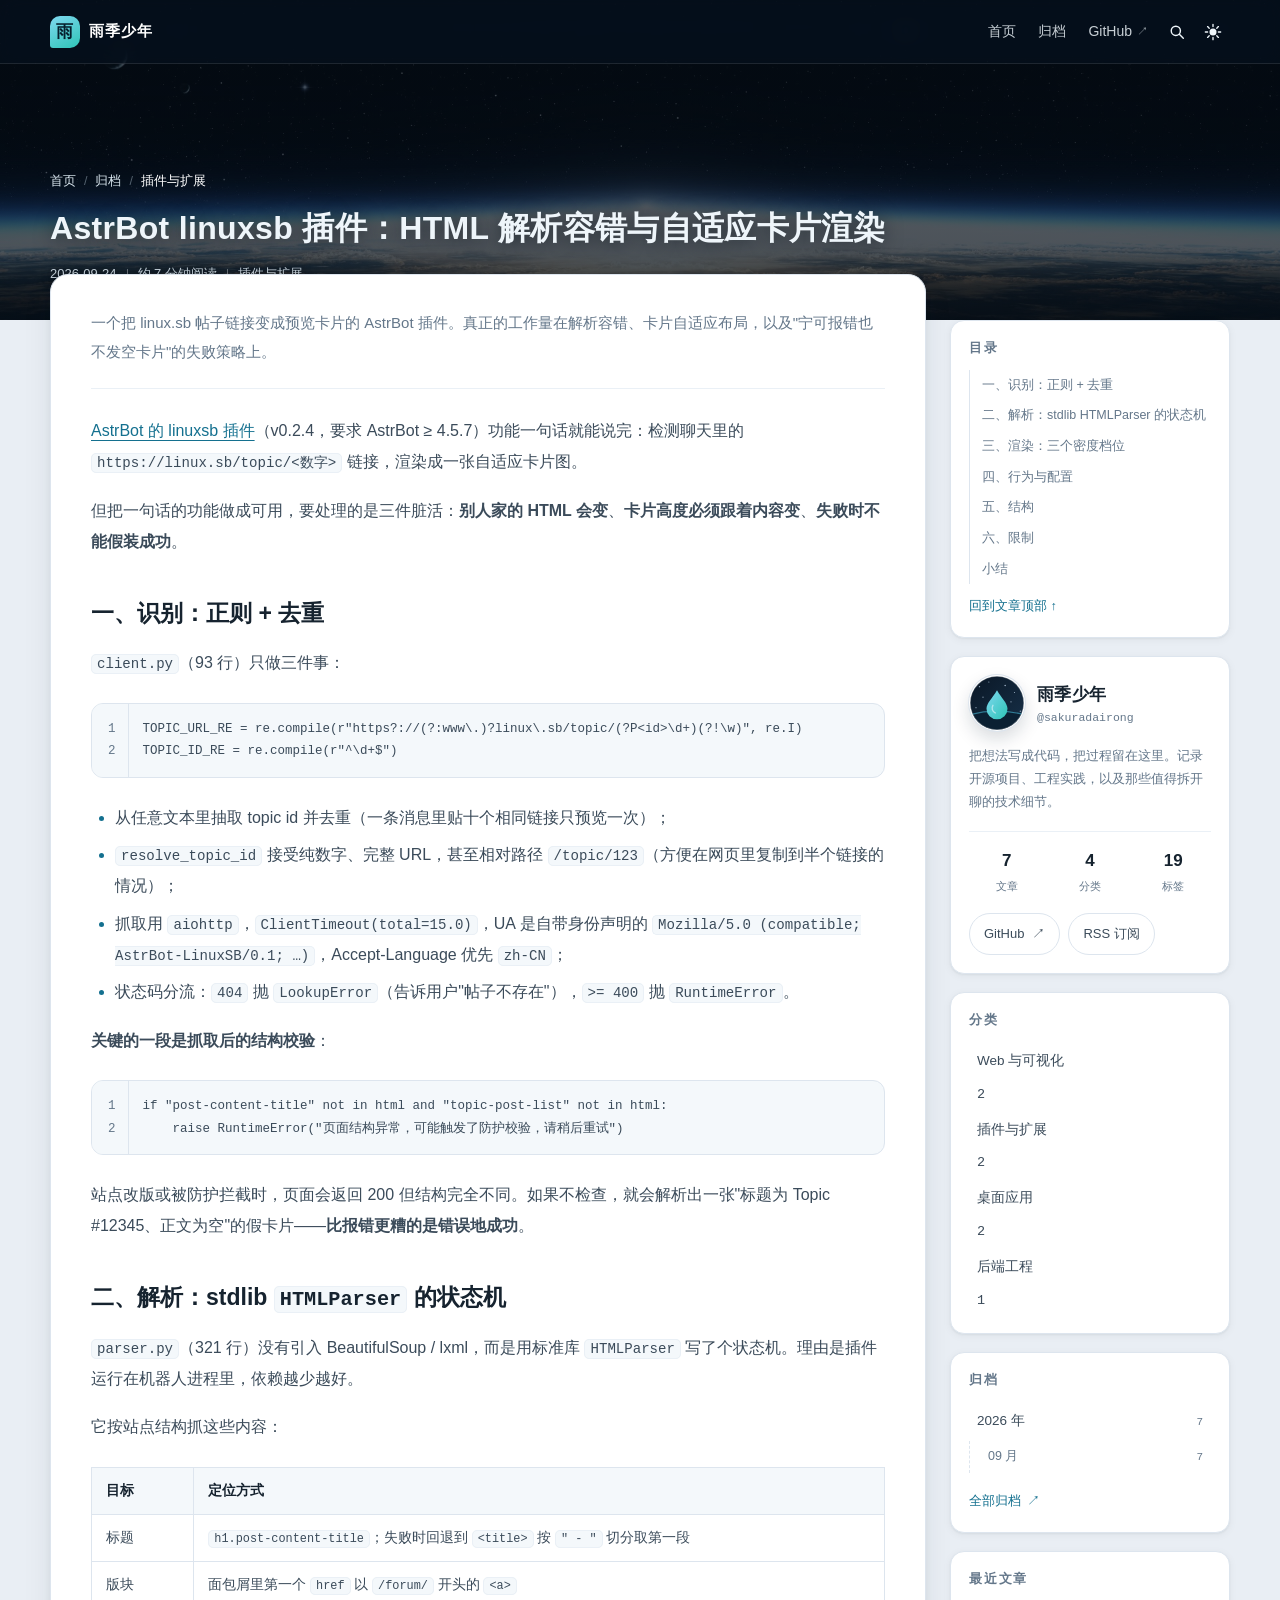
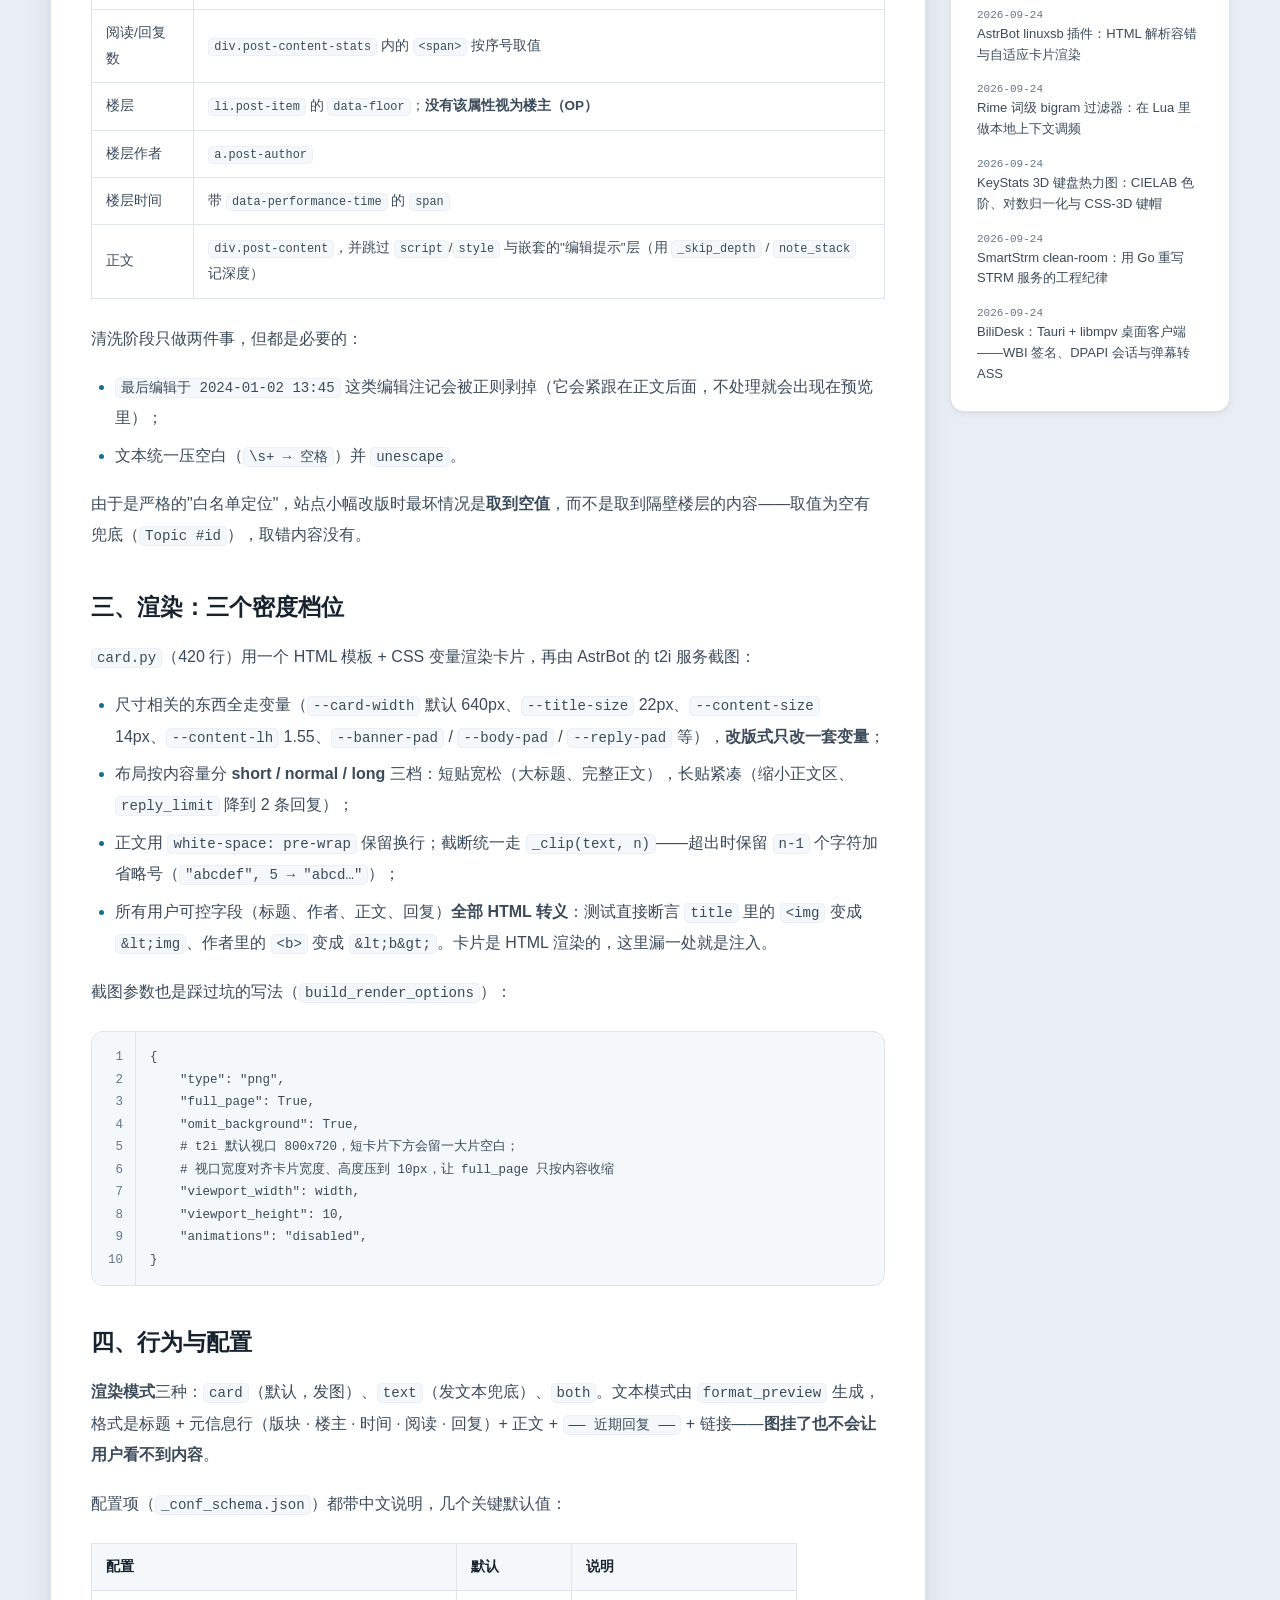
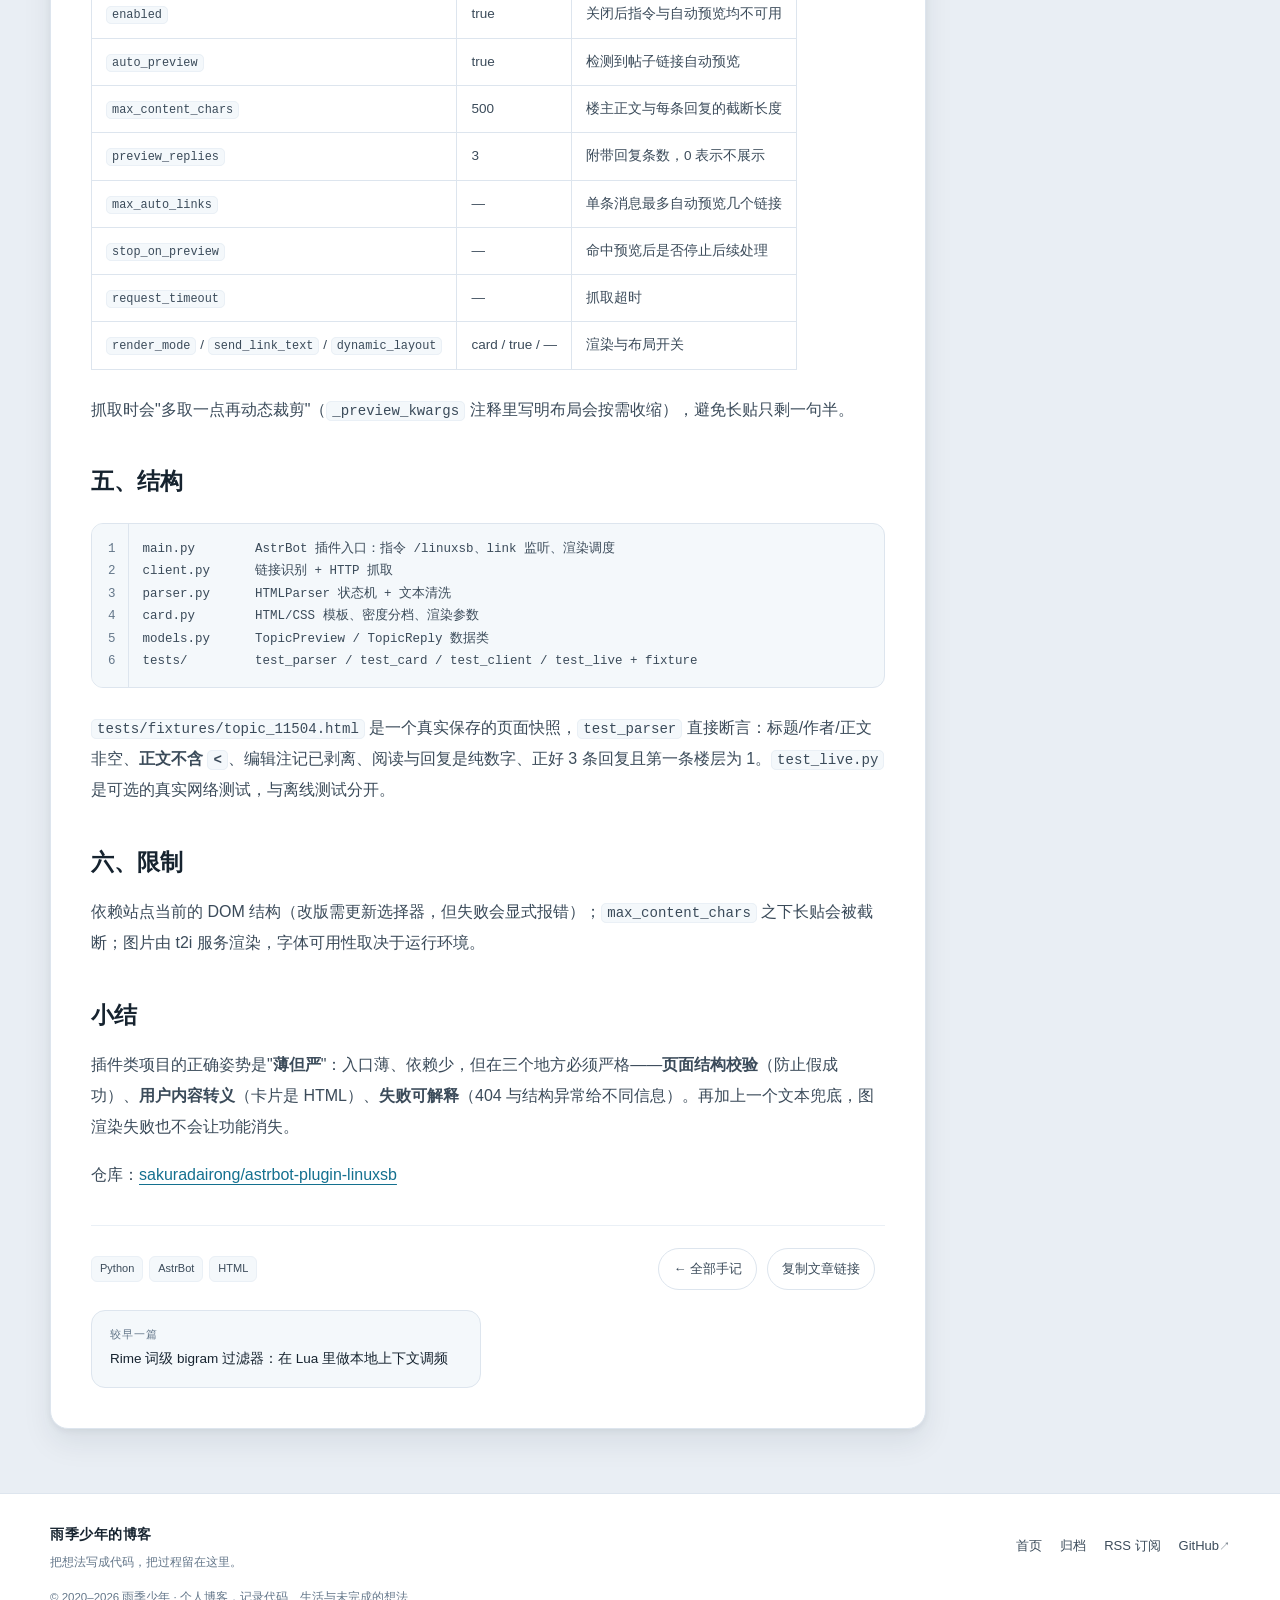
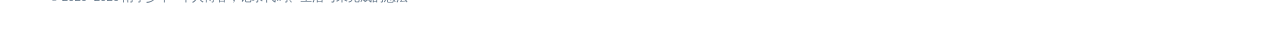
<file: 2026/09/24/astrbot-plugin-linuxsb/index.html>
<!DOCTYPE html>
<html lang="zh-CN">
<head>
<meta charset="utf-8">
<meta name="viewport" content="width=device-width, initial-scale=1">
<meta name="color-scheme" content="light dark">
<title>AstrBot linuxsb 插件：HTML 解析容错与自适应卡片渲染 | 雨季少年的博客</title>
<meta name="description" content="一个把 linux.sb 帖子链接变成预览卡片的 AstrBot 插件。真正的工作量在解析容错、卡片自适应布局，以及&quot;宁可报错也不发空卡片&quot;的失败策略上。">
<meta property="og:title" content="AstrBot linuxsb 插件：HTML 解析容错与自适应卡片渲染 | 雨季少年的博客">
<meta property="og:type" content="article">
<meta property="og:url" content="https://sakuradairong.github.io/2026/09/24/astrbot-plugin-linuxsb/">
<meta property="og:description" content="一个把 linux.sb 帖子链接变成预览卡片的 AstrBot 插件。真正的工作量在解析容错、卡片自适应布局，以及&quot;宁可报错也不发空卡片&quot;的失败策略上。">
<meta property="og:site_name" content="雨季少年的博客">
<meta name="twitter:card" content="summary">
<meta name="generator" content="Rain Notes / build_site.py">
<meta property="article:published_time" content="2026-09-24T08:00:00.000Z">
<link rel="canonical" href="https://sakuradairong.github.io/2026/09/24/astrbot-plugin-linuxsb/">
<link rel="icon" href="/favicon.png">
<link rel="alternate" href="/atom.xml" title="雨季少年的博客" type="application/atom+xml">
<link rel="stylesheet" href="/css/style.css">
<script>(function(){try{var s=localStorage.getItem('rain-theme');var m=window.matchMedia&&window.matchMedia('(prefers-color-scheme: dark)').matches;var t=(s==='dark'||s==='light')?s:(m?'dark':'light');var r=document.documentElement;r.setAttribute('data-theme',t);if(s==='dark'||s==='light'){r.setAttribute('data-theme-choice','user');}}catch(e){}})();</script>
<script src="/js/script.js" defer></script>
</head>
<body class="page-post">
<a class="skip-link" href="#main">跳到正文</a>
<nav class="topbar" aria-label="主导航">
<div class="topbar-inner wrap">
<a class="topbar-brand" href="/"><span class="brand-mark" aria-hidden="true">雨</span><span class="brand-text">雨季少年</span></a>
<div class="topbar-actions">
<a class="nav-link" href="/">首页</a>
<a class="nav-link" href="/archives/">归档</a>
<a class="nav-link nav-ext" href="https://github.com/sakuradairong" target="_blank" rel="noopener">GitHub<span class="nav-ext-mark" aria-hidden="true">↗</span></a>
<button class="icon-btn" type="button" data-open-search aria-label="搜索文章" hidden><svg viewBox="0 0 20 20" width="18" height="18" aria-hidden="true" focusable="false"><circle cx="8.7" cy="8.7" r="5.1" fill="none" stroke="currentColor" stroke-width="1.6"/><path d="M12.6 12.6 17 17" fill="none" stroke="currentColor" stroke-width="1.6" stroke-linecap="round"/></svg></button>
<button class="icon-btn theme-toggle" type="button" data-theme-toggle aria-label="切换到深色模式" aria-pressed="false" hidden><svg viewBox="0 0 20 20" width="18" height="18" aria-hidden="true" focusable="false" class="icon-sun"><circle cx="10" cy="10" r="3.9" fill="currentColor"/><path d="M10 1.5V4M10 16v2.5M1.5 10H4M16 10h2.5M4 4l1.8 1.8M14.2 14.2 16 16M16 4l-1.8 1.8M5.8 14.2 4 16" fill="none" stroke="currentColor" stroke-width="1.5" stroke-linecap="round"/></svg><svg viewBox="0 0 20 20" width="18" height="18" aria-hidden="true" focusable="false" class="icon-moon"><path d="M15.8 13.2A6.6 6.6 0 0 1 7 4.3a6.8 6.8 0 1 0 8.8 8.9Z" fill="currentColor"/></svg></button>
</div>
</div>
<div class="topbar-progress" aria-hidden="true"><span data-progress></span></div>
</nav>
<header class="hero hero--page hero--post">
<div class="hero-media" aria-hidden="true"></div>
<div class="hero-inner wrap">
<nav class="breadcrumb" aria-label="面包屑"><a href="/">首页</a><span class="crumb-sep" aria-hidden="true">/</span><a href="/archives/">归档</a><span class="crumb-sep" aria-hidden="true">/</span><span class="crumb-current">插件与扩展</span></nav>
<h1 class="hero-title">AstrBot linuxsb 插件：HTML 解析容错与自适应卡片渲染</h1>
<p class="hero-sub"><time datetime="2026-09-24T08:00:00.000Z">2026-09-24</time><span class="meta-sep" aria-hidden="true"></span><span>约 7 分钟阅读</span><span class="meta-sep" aria-hidden="true"></span><span>插件与扩展</span></p>
</div>
</header>
<main id="main" class="site-main wrap" tabindex="-1"><div class="page-grid page-grid--post" data-filter-scope>
<div class="page-main">
<article class="post">
<details class="toc-mobile"><summary>文章目录<span class="toc-mobile-count">7 节</span></summary><nav aria-label="文章目录"><ol class="toc-list"><li class="toc-item toc-level-2"><a href="#一识别正则-去重">一、识别：正则 + 去重</a></li><li class="toc-item toc-level-2"><a href="#二解析stdlib-htmlparser-的状态机">二、解析：stdlib HTMLParser 的状态机</a></li><li class="toc-item toc-level-2"><a href="#三渲染三个密度档位">三、渲染：三个密度档位</a></li><li class="toc-item toc-level-2"><a href="#四行为与配置">四、行为与配置</a></li><li class="toc-item toc-level-2"><a href="#五结构">五、结构</a></li><li class="toc-item toc-level-2"><a href="#六限制">六、限制</a></li><li class="toc-item toc-level-2"><a href="#小结">小结</a></li></ol></nav></details>
<p class="post-lede">一个把 linux.sb 帖子链接变成预览卡片的 AstrBot 插件。真正的工作量在解析容错、卡片自适应布局，以及&quot;宁可报错也不发空卡片&quot;的失败策略上。</p>
<div class="article-entry"><p><a href="https://github.com/sakuradairong/astrbot-plugin-linuxsb" target="_blank" rel="noopener">AstrBot 的 linuxsb 插件</a>（v0.2.4，要求 AstrBot ≥ 4.5.7）功能一句话就能说完：检测聊天里的 <code>https://linux.sb/topic/&lt;数字&gt;</code> 链接，渲染成一张自适应卡片图。</p>
<p>但把一句话的功能做成可用，要处理的是三件脏活：<strong>别人家的 HTML 会变</strong>、<strong>卡片高度必须跟着内容变</strong>、<strong>失败时不能假装成功</strong>。</p>
<h2 id="一识别正则-去重"><a href="#一识别正则-去重" class="headerlink" title="一、识别：正则 + 去重"></a>一、识别：正则 + 去重</h2>
<p><code>client.py</code>（93 行）只做三件事：</p>
<figure class="highlight python"><table><tr><td class="gutter"><pre><span class="line">1</span><br><span class="line">2</span><br></pre></td><td class="code"><pre><span class="line">TOPIC_URL_RE = re.compile(r&quot;https?://(?:www\.)?linux\.sb/topic/(?P&lt;id&gt;\d+)(?!\w)&quot;, re.I)</span><br><span class="line">TOPIC_ID_RE = re.compile(r&quot;^\d+$&quot;)</span><br></pre></td></tr></table></figure>
<ul>
<li>从任意文本里抽取 topic id 并去重（一条消息里贴十个相同链接只预览一次）；</li>
<li><code>resolve_topic_id</code> 接受纯数字、完整 URL，甚至相对路径 <code>/topic/123</code>（方便在网页里复制到半个链接的情况）；</li>
<li>抓取用 <code>aiohttp</code>，<code>ClientTimeout(total=15.0)</code>，UA 是自带身份声明的 <code>Mozilla/5.0 (compatible; AstrBot-LinuxSB/0.1; …)</code>，Accept-Language 优先 <code>zh-CN</code>；</li>
<li>状态码分流：<code>404</code> 抛 <code>LookupError</code>（告诉用户"帖子不存在"），<code>&gt;= 400</code> 抛 <code>RuntimeError</code>。</li>
</ul>
<p><strong>关键的一段是抓取后的结构校验</strong>：</p>
<figure class="highlight python"><table><tr><td class="gutter"><pre><span class="line">1</span><br><span class="line">2</span><br></pre></td><td class="code"><pre><span class="line">if &quot;post-content-title&quot; not in html and &quot;topic-post-list&quot; not in html:</span><br><span class="line">    raise RuntimeError(&quot;页面结构异常，可能触发了防护校验，请稍后重试&quot;)</span><br></pre></td></tr></table></figure>
<p>站点改版或被防护拦截时，页面会返回 200 但结构完全不同。如果不检查，就会解析出一张"标题为 Topic #12345、正文为空"的假卡片——<strong>比报错更糟的是错误地成功</strong>。</p>
<h2 id="二解析stdlib-htmlparser-的状态机"><a href="#二解析stdlib-htmlparser-的状态机" class="headerlink" title="二、解析：stdlib HTMLParser 的状态机"></a>二、解析：stdlib <code>HTMLParser</code> 的状态机</h2>
<p><code>parser.py</code>（321 行）没有引入 BeautifulSoup / lxml，而是用标准库 <code>HTMLParser</code> 写了个状态机。理由是插件运行在机器人进程里，依赖越少越好。</p>
<p>它按站点结构抓这些内容：</p>
<table>
<thead>
<tr>
<th>目标</th>
<th>定位方式</th>
</tr>
</thead>
<tbody>
<tr>
<td>标题</td>
<td><code>h1.post-content-title</code>；失败时回退到 <code>&lt;title&gt;</code> 按 <code>" - "</code> 切分取第一段</td>
</tr>
<tr>
<td>版块</td>
<td>面包屑里第一个 <code>href</code> 以 <code>/forum/</code> 开头的 <code>&lt;a&gt;</code></td>
</tr>
<tr>
<td>阅读/回复数</td>
<td><code>div.post-content-stats</code> 内的 <code>&lt;span&gt;</code> 按序号取值</td>
</tr>
<tr>
<td>楼层</td>
<td><code>li.post-item</code> 的 <code>data-floor</code>；<strong>没有该属性视为楼主（OP）</strong></td>
</tr>
<tr>
<td>楼层作者</td>
<td><code>a.post-author</code></td>
</tr>
<tr>
<td>楼层时间</td>
<td>带 <code>data-performance-time</code> 的 <code>span</code></td>
</tr>
<tr>
<td>正文</td>
<td><code>div.post-content</code>，并跳过 <code>script</code>/<code>style</code> 与嵌套的"编辑提示"层（用 <code>_skip_depth</code> / <code>note_stack</code> 记深度）</td>
</tr>
</tbody>
</table>
<p>清洗阶段只做两件事，但都是必要的：</p>
<ul>
<li><code>最后编辑于 2024-01-02 13:45</code> 这类编辑注记会被正则剥掉（它会紧跟在正文后面，不处理就会出现在预览里）；</li>
<li>文本统一压空白（<code>\s+ → 空格</code>）并 <code>unescape</code>。</li>
</ul>
<p>由于是严格的"白名单定位"，站点小幅改版时最坏情况是<strong>取到空值</strong>，而不是取到隔壁楼层的内容——取值为空有兜底（<code>Topic #id</code>），取错内容没有。</p>
<h2 id="三渲染三个密度档位"><a href="#三渲染三个密度档位" class="headerlink" title="三、渲染：三个密度档位"></a>三、渲染：三个密度档位</h2>
<p><code>card.py</code>（420 行）用一个 HTML 模板 + CSS 变量渲染卡片，再由 AstrBot 的 t2i 服务截图：</p>
<ul>
<li>尺寸相关的东西全走变量（<code>--card-width</code> 默认 640px、<code>--title-size</code> 22px、<code>--content-size</code> 14px、<code>--content-lh</code> 1.55、<code>--banner-pad</code> / <code>--body-pad</code> / <code>--reply-pad</code> 等），<strong>改版式只改一套变量</strong>；</li>
<li>布局按内容量分 <strong>short / normal / long</strong> 三档：短贴宽松（大标题、完整正文），长贴紧凑（缩小正文区、<code>reply_limit</code> 降到 2 条回复）；</li>
<li>正文用 <code>white-space: pre-wrap</code> 保留换行；截断统一走 <code>_clip(text, n)</code>——超出时保留 <code>n-1</code> 个字符加省略号（<code>"abcdef", 5 → "abcd…"</code>）；</li>
<li>所有用户可控字段（标题、作者、正文、回复）<strong>全部 HTML 转义</strong>：测试直接断言 <code>title</code> 里的 <code>&lt;img</code> 变成 <code>&amp;lt;img</code>、作者里的 <code>&lt;b&gt;</code> 变成 <code>&amp;lt;b&amp;gt;</code>。卡片是 HTML 渲染的，这里漏一处就是注入。</li>
</ul>
<p>截图参数也是踩过坑的写法（<code>build_render_options</code>）：</p>
<figure class="highlight python"><table><tr><td class="gutter"><pre><span class="line">1</span><br><span class="line">2</span><br><span class="line">3</span><br><span class="line">4</span><br><span class="line">5</span><br><span class="line">6</span><br><span class="line">7</span><br><span class="line">8</span><br><span class="line">9</span><br><span class="line">10</span><br></pre></td><td class="code"><pre><span class="line">{</span><br><span class="line">    &quot;type&quot;: &quot;png&quot;,</span><br><span class="line">    &quot;full_page&quot;: True,</span><br><span class="line">    &quot;omit_background&quot;: True,</span><br><span class="line">    # t2i 默认视口 800x720，短卡片下方会留一大片空白；</span><br><span class="line">    # 视口宽度对齐卡片宽度、高度压到 10px，让 full_page 只按内容收缩</span><br><span class="line">    &quot;viewport_width&quot;: width,</span><br><span class="line">    &quot;viewport_height&quot;: 10,</span><br><span class="line">    &quot;animations&quot;: &quot;disabled&quot;,</span><br><span class="line">}</span><br></pre></td></tr></table></figure>
<h2 id="四行为与配置"><a href="#四行为与配置" class="headerlink" title="四、行为与配置"></a>四、行为与配置</h2>
<p><strong>渲染模式</strong>三种：<code>card</code>（默认，发图）、<code>text</code>（发文本兜底）、<code>both</code>。文本模式由 <code>format_preview</code> 生成，格式是标题 + 元信息行（版块 · 楼主 · 时间 · 阅读 · 回复）+ 正文 + <code>—— 近期回复 ——</code> + 链接——<strong>图挂了也不会让用户看不到内容</strong>。</p>
<p>配置项（<code>_conf_schema.json</code>）都带中文说明，几个关键默认值：</p>
<table>
<thead>
<tr>
<th>配置</th>
<th>默认</th>
<th>说明</th>
</tr>
</thead>
<tbody>
<tr>
<td><code>enabled</code></td>
<td>true</td>
<td>关闭后指令与自动预览均不可用</td>
</tr>
<tr>
<td><code>auto_preview</code></td>
<td>true</td>
<td>检测到帖子链接自动预览</td>
</tr>
<tr>
<td><code>max_content_chars</code></td>
<td>500</td>
<td>楼主正文与每条回复的截断长度</td>
</tr>
<tr>
<td><code>preview_replies</code></td>
<td>3</td>
<td>附带回复条数，0 表示不展示</td>
</tr>
<tr>
<td><code>max_auto_links</code></td>
<td>—</td>
<td>单条消息最多自动预览几个链接</td>
</tr>
<tr>
<td><code>stop_on_preview</code></td>
<td>—</td>
<td>命中预览后是否停止后续处理</td>
</tr>
<tr>
<td><code>request_timeout</code></td>
<td>—</td>
<td>抓取超时</td>
</tr>
<tr>
<td><code>render_mode</code> / <code>send_link_text</code> / <code>dynamic_layout</code></td>
<td>card / true / —</td>
<td>渲染与布局开关</td>
</tr>
</tbody>
</table>
<p>抓取时会"多取一点再动态裁剪"（<code>_preview_kwargs</code> 注释里写明布局会按需收缩），避免长贴只剩一句半。</p>
<h2 id="五结构"><a href="#五结构" class="headerlink" title="五、结构"></a>五、结构</h2>
<figure class="highlight plain"><table><tr><td class="gutter"><pre><span class="line">1</span><br><span class="line">2</span><br><span class="line">3</span><br><span class="line">4</span><br><span class="line">5</span><br><span class="line">6</span><br></pre></td><td class="code"><pre><span class="line">main.py        AstrBot 插件入口：指令 /linuxsb、link 监听、渲染调度</span><br><span class="line">client.py      链接识别 + HTTP 抓取</span><br><span class="line">parser.py      HTMLParser 状态机 + 文本清洗</span><br><span class="line">card.py        HTML/CSS 模板、密度分档、渲染参数</span><br><span class="line">models.py      TopicPreview / TopicReply 数据类</span><br><span class="line">tests/         test_parser / test_card / test_client / test_live + fixture</span><br></pre></td></tr></table></figure>
<p><code>tests/fixtures/topic_11504.html</code> 是一个真实保存的页面快照，<code>test_parser</code> 直接断言：标题/作者/正文非空、<strong>正文不含 <code>&lt;</code></strong>、编辑注记已剥离、阅读与回复是纯数字、正好 3 条回复且第一条楼层为 1。<code>test_live.py</code> 是可选的真实网络测试，与离线测试分开。</p>
<h2 id="六限制"><a href="#六限制" class="headerlink" title="六、限制"></a>六、限制</h2>
<p>依赖站点当前的 DOM 结构（改版需更新选择器，但失败会显式报错）；<code>max_content_chars</code> 之下长贴会被截断；图片由 t2i 服务渲染，字体可用性取决于运行环境。</p>
<h2 id="小结"><a href="#小结" class="headerlink" title="小结"></a>小结</h2>
<p>插件类项目的正确姿势是"<strong>薄但严</strong>"：入口薄、依赖少，但在三个地方必须严格——<strong>页面结构校验</strong>（防止假成功）、<strong>用户内容转义</strong>（卡片是 HTML）、<strong>失败可解释</strong>（404 与结构异常给不同信息）。再加上一个文本兜底，图渲染失败也不会让功能消失。</p>
<p>仓库：<a href="https://github.com/sakuradairong/astrbot-plugin-linuxsb" target="_blank" rel="noopener">sakuradairong/astrbot-plugin-linuxsb</a></p></div>
<footer class="article-footer">
<ul class="post-tags post-tags--footer"><li>Python</li><li>AstrBot</li><li>HTML</li></ul>
<div class="article-actions">
<a class="btn-ghost" href="/">← 全部手记</a>
<button class="btn-ghost" type="button" data-copy-url hidden>复制文章链接</button>
<span id="copy-status" class="copy-status" role="status"></span>
</div>
</footer>
<nav class="article-nav" aria-label="相邻文章"><a class="neighbour" href="/2026/09/24/rime-context-filter-bigram/"><span class="neighbour-label">较早一篇</span><span class="neighbour-title">Rime 词级 bigram 过滤器：在 Lua 里做本地上下文调频</span></a></nav>
</article>
</div>
<aside class="sidebar sidebar--post"><section class="widget widget-toc">
<h2 class="widget-title">目录</h2>
<nav aria-label="文章目录"><ol class="toc-list"><li class="toc-item toc-level-2"><a href="#一识别正则-去重">一、识别：正则 + 去重</a></li><li class="toc-item toc-level-2"><a href="#二解析stdlib-htmlparser-的状态机">二、解析：stdlib HTMLParser 的状态机</a></li><li class="toc-item toc-level-2"><a href="#三渲染三个密度档位">三、渲染：三个密度档位</a></li><li class="toc-item toc-level-2"><a href="#四行为与配置">四、行为与配置</a></li><li class="toc-item toc-level-2"><a href="#五结构">五、结构</a></li><li class="toc-item toc-level-2"><a href="#六限制">六、限制</a></li><li class="toc-item toc-level-2"><a href="#小结">小结</a></li></ol></nav>
<a class="widget-more" href="#main">回到文章顶部 ↑</a>
</section><section class="widget widget-author">
<div class="author-top">
<img class="author-avatar" src="/css/images/avatar.svg" alt="" width="60" height="60" loading="lazy" decoding="async">
<div class="author-id">
<h2 class="widget-title">雨季少年</h2>
<p class="author-handle">@sakuradairong</p>
</div>
</div>
<p class="author-bio">把想法写成代码，把过程留在这里。记录开源项目、工程实践，以及那些值得拆开聊的技术细节。</p>
<ul class="author-stats">
<li><strong>7</strong><span>文章</span></li>
<li><strong>4</strong><span>分类</span></li>
<li><strong>19</strong><span>标签</span></li>
</ul>
<a class="btn-ghost" href="https://github.com/sakuradairong" target="_blank" rel="noopener">GitHub<span aria-hidden="true">↗</span></a><a class="btn-ghost" href="/atom.xml">RSS 订阅</a>
</section><section class="widget widget-cats">
<h2 class="widget-title">分类</h2>
<ul class="widget-list"><li><span class="widget-label">Web 与可视化</span><span class="widget-count">2</span></li><li><span class="widget-label">插件与扩展</span><span class="widget-count">2</span></li><li><span class="widget-label">桌面应用</span><span class="widget-count">2</span></li><li><span class="widget-label">后端工程</span><span class="widget-count">1</span></li></ul>

</section><section class="widget widget-archive">
<h2 class="widget-title">归档</h2>
<ul class="widget-list widget-list--tree"><li><a href="/archives/2026/"><span class="widget-label">2026 年</span><span class="widget-count">7</span></a><ul class="archive-months"><li><a href="/archives/2026/09/"><span class="widget-label">09 月</span><span class="widget-count">7</span></a></li></ul></li></ul>
<a class="widget-more" href="/archives/">全部归档<span aria-hidden="true">↗</span></a>
</section><section class="widget widget-recent">
<h2 class="widget-title">最近文章</h2>
<ol class="recent-list"><li><a href="/2026/09/24/astrbot-plugin-linuxsb/"><time datetime="2026-09-24T08:00:00.000Z">2026-09-24</time><span class="recent-title">AstrBot linuxsb 插件：HTML 解析容错与自适应卡片渲染</span></a></li><li><a href="/2026/09/24/rime-context-filter-bigram/"><time datetime="2026-09-24T07:00:00.000Z">2026-09-24</time><span class="recent-title">Rime 词级 bigram 过滤器：在 Lua 里做本地上下文调频</span></a></li><li><a href="/2026/09/24/keystats-3d-heatmap/"><time datetime="2026-09-24T06:00:00.000Z">2026-09-24</time><span class="recent-title">KeyStats 3D 键盘热力图：CIELAB 色阶、对数归一化与 CSS-3D 键帽</span></a></li><li><a href="/2026/09/24/smartstrm-cleanroom-go/"><time datetime="2026-09-24T05:00:00.000Z">2026-09-24</time><span class="recent-title">SmartStrm clean-room：用 Go 重写 STRM 服务的工程纪律</span></a></li><li><a href="/2026/09/24/bilidesk-tauri-libmpv/"><time datetime="2026-09-24T03:00:00.000Z">2026-09-24</time><span class="recent-title">BiliDesk：Tauri + libmpv 桌面客户端——WBI 签名、DPAPI 会话与弹幕转 ASS</span></a></li></ol>
</section></aside>
</div></main>
<footer class="site-footer">
<div class="wrap footer-inner">
<div class="footer-brand">
<a href="/">雨季少年的博客</a>
<p>把想法写成代码，把过程留在这里。</p>
</div>
<nav class="footer-nav" aria-label="页脚导航">
<a href="/">首页</a>
<a href="/archives/">归档</a>
<a href="/atom.xml">RSS 订阅</a>
<a href="https://github.com/sakuradairong" target="_blank" rel="noopener">GitHub<span class="nav-ext-mark" aria-hidden="true">↗</span></a>
</nav>
<p class="footer-note">© 2020–2026 雨季少年 · 个人博客，记录代码、生活与未完成的想法</p>
</div>
</footer>
<button class="to-top" type="button" data-to-top aria-label="回到页面顶部" hidden><svg viewBox="0 0 20 20" width="18" height="18" aria-hidden="true" focusable="false"><path d="M10 16.5V4M4.6 9.4 10 4l5.4 5.4" fill="none" stroke="currentColor" stroke-width="1.7" stroke-linecap="round" stroke-linejoin="round"/></svg></button>
<dialog id="search-dialog" aria-labelledby="search-title">
<div class="search-head">
<h2 id="search-title">搜索文章</h2>
<button class="icon-btn" type="button" data-close-search aria-label="关闭搜索"><span aria-hidden="true">✕</span></button>
</div>
<div class="search-field">
<span class="search-field-icon" aria-hidden="true"><svg viewBox="0 0 20 20" width="18" height="18" aria-hidden="true" focusable="false"><circle cx="8.7" cy="8.7" r="5.1" fill="none" stroke="currentColor" stroke-width="1.6"/><path d="M12.6 12.6 17 17" fill="none" stroke="currentColor" stroke-width="1.6" stroke-linecap="round"/></svg></span>
<label class="sr-only" for="search-input">输入标题、分类、标签或关键词</label>
<input id="search-input" type="search" placeholder="输入标题、标签或关键词…" autocomplete="off" spellcheck="false">
</div>
<p id="search-status" class="search-status" role="status"></p>
<ul class="search-results"><li class="search-item" data-search="AstrBot linuxsb 插件：HTML 解析容错与自适应卡片渲染 一个把 linux.sb 帖子链接变成预览卡片的 AstrBot 插件。真正的工作量在解析容错、卡片自适应布局，以及&quot;宁可报错也不发空卡片&quot;的失败策略上。 插件与扩展 Python, AstrBot, HTML"><a href="/2026/09/24/astrbot-plugin-linuxsb/"><span class="search-meta">插件与扩展 · 2026-09-24 · 约 7 分钟</span><span class="search-title">AstrBot linuxsb 插件：HTML 解析容错与自适应卡片渲染</span></a></li><li class="search-item" data-search="Rime 词级 bigram 过滤器：在 Lua 里做本地上下文调频 rime_context_filter 是一个跑在 Rime 里的词级二元模型过滤器：按&quot;前一个词&quot;调整候选顺序，落盘与提权分离，热路径无磁盘 IO，保存走 tmp→校验→bak→替换。本文拆它的打分公式、生命周期钩子与原子落盘策略。 插件与扩展 Lua, Rime, Bigram"><a href="/2026/09/24/rime-context-filter-bigram/"><span class="search-meta">插件与扩展 · 2026-09-24 · 约 6 分钟</span><span class="search-title">Rime 词级 bigram 过滤器：在 Lua 里做本地上下文调频</span></a></li><li class="search-item" data-search="KeyStats 3D 键盘热力图：CIELAB 色阶、对数归一化与 CSS-3D 键帽 把 KeyStats 导出的 JSON 变成可交互的 3D 键盘热力图，难点不在 3D，而在数据清洗、组合键拆分、色阶的感知均匀性与键盘布局的坐标建模。本文逐层拆解这几个函数。 Web 与可视化 CSS 3D, TypeScript, 可视化"><a href="/2026/09/24/keystats-3d-heatmap/"><span class="search-meta">Web 与可视化 · 2026-09-24 · 约 7 分钟</span><span class="search-title">KeyStats 3D 键盘热力图：CIELAB 色阶、对数归一化与 CSS-3D 键帽</span></a></li><li class="search-item" data-search="SmartStrm clean-room：用 Go 重写 STRM 服务的工程纪律 smartstrm-cleanroom 是 Go 从零实现的 STRM 生成、任务自动化与安全播放服务。比起功能清单，它更值得看的是纪律：严格配置校验、HMAC 签名播放、竞态测试、功能矩阵与&quot;未经验证不得标完成&quot;的完成规则。 后端工程 Go, STRM, 工程实践"><a href="/2026/09/24/smartstrm-cleanroom-go/"><span class="search-meta">后端工程 · 2026-09-24 · 约 8 分钟</span><span class="search-title">SmartStrm clean-room：用 Go 重写 STRM 服务的工程纪律</span></a></li><li class="search-item" data-search="BiliDesk：Tauri + libmpv 桌面客户端——WBI 签名、DPAPI 会话与弹幕转 ASS BiliDesk 是用 Tauri + React + libmpv 写的 Windows B 站桌面客户端。本文讲它怎么在 Rust 侧实现 WBI 签名、怎么用 DPAPI 保护登录态、怎么把弹幕转成 ASS 交给 mpv，以及为什么封面要走自定义协议。 桌面应用 Tauri, Rust, libmpv"><a href="/2026/09/24/bilidesk-tauri-libmpv/"><span class="search-meta">桌面应用 · 2026-09-24 · 约 7 分钟</span><span class="search-title">BiliDesk：Tauri + libmpv 桌面客户端——WBI 签名、DPAPI 会话与弹幕转 ASS</span></a></li><li class="search-item" data-search="TieZ：Tauri 2 剪贴板管线的分层、主题系统与 XChaCha20 加密中继 TieZ 是一个 Tauri 2 + React + Rust 的跨平台剪贴板管理器，3.5 万行 Rust 里包含采集管线、SQLite 仓储、主题系统、WebDAV/MQTT 同步，以及一条刻意独立于云同步的加密中继通道。本文讲它的分层边界、主题令牌体系和中继的密码学设计。 桌面应用 Tauri, Rust, React"><a href="/2026/09/24/tiez-clipboard-tauri/"><span class="search-meta">桌面应用 · 2026-09-24 · 约 9 分钟</span><span class="search-title">TieZ：Tauri 2 剪贴板管线的分层、主题系统与 XChaCha20 加密中继</span></a></li><li class="search-item" data-search="TruckDeck：用 Express + WebSocket 把 ETS2/ATS 遥测送进手机浏览器 TruckDeck 是一套跑在局域网 PC 上的 Node 服务，把 Euro Truck Simulator 2 / American Truck Simulator 的遥测推给手机浏览器，并把手机上的点按变成游戏按键。本文拆解它的模块划分、冻结的 WebSocket 契约、遥测与按键注入链路，以及&quot;绝不在 mock 模式下注入&quot;的边界设计。 Web 与可视化 Node.js, WebSocket, 遥测"><a href="/2026/09/24/truckdeck-telemetry-control/"><span class="search-meta">Web 与可视化 · 2026-09-24 · 约 10 分钟</span><span class="search-title">TruckDeck：用 Express + WebSocket 把 ETS2/ATS 遥测送进手机浏览器</span></a></li></ul>
<p class="search-hint">按 <kbd>/</kbd> 打开搜索，<kbd>Esc</kbd> 关闭；多个关键词用空格分隔，搜索在本地完成。</p>
</dialog>
</body></html>
</file>
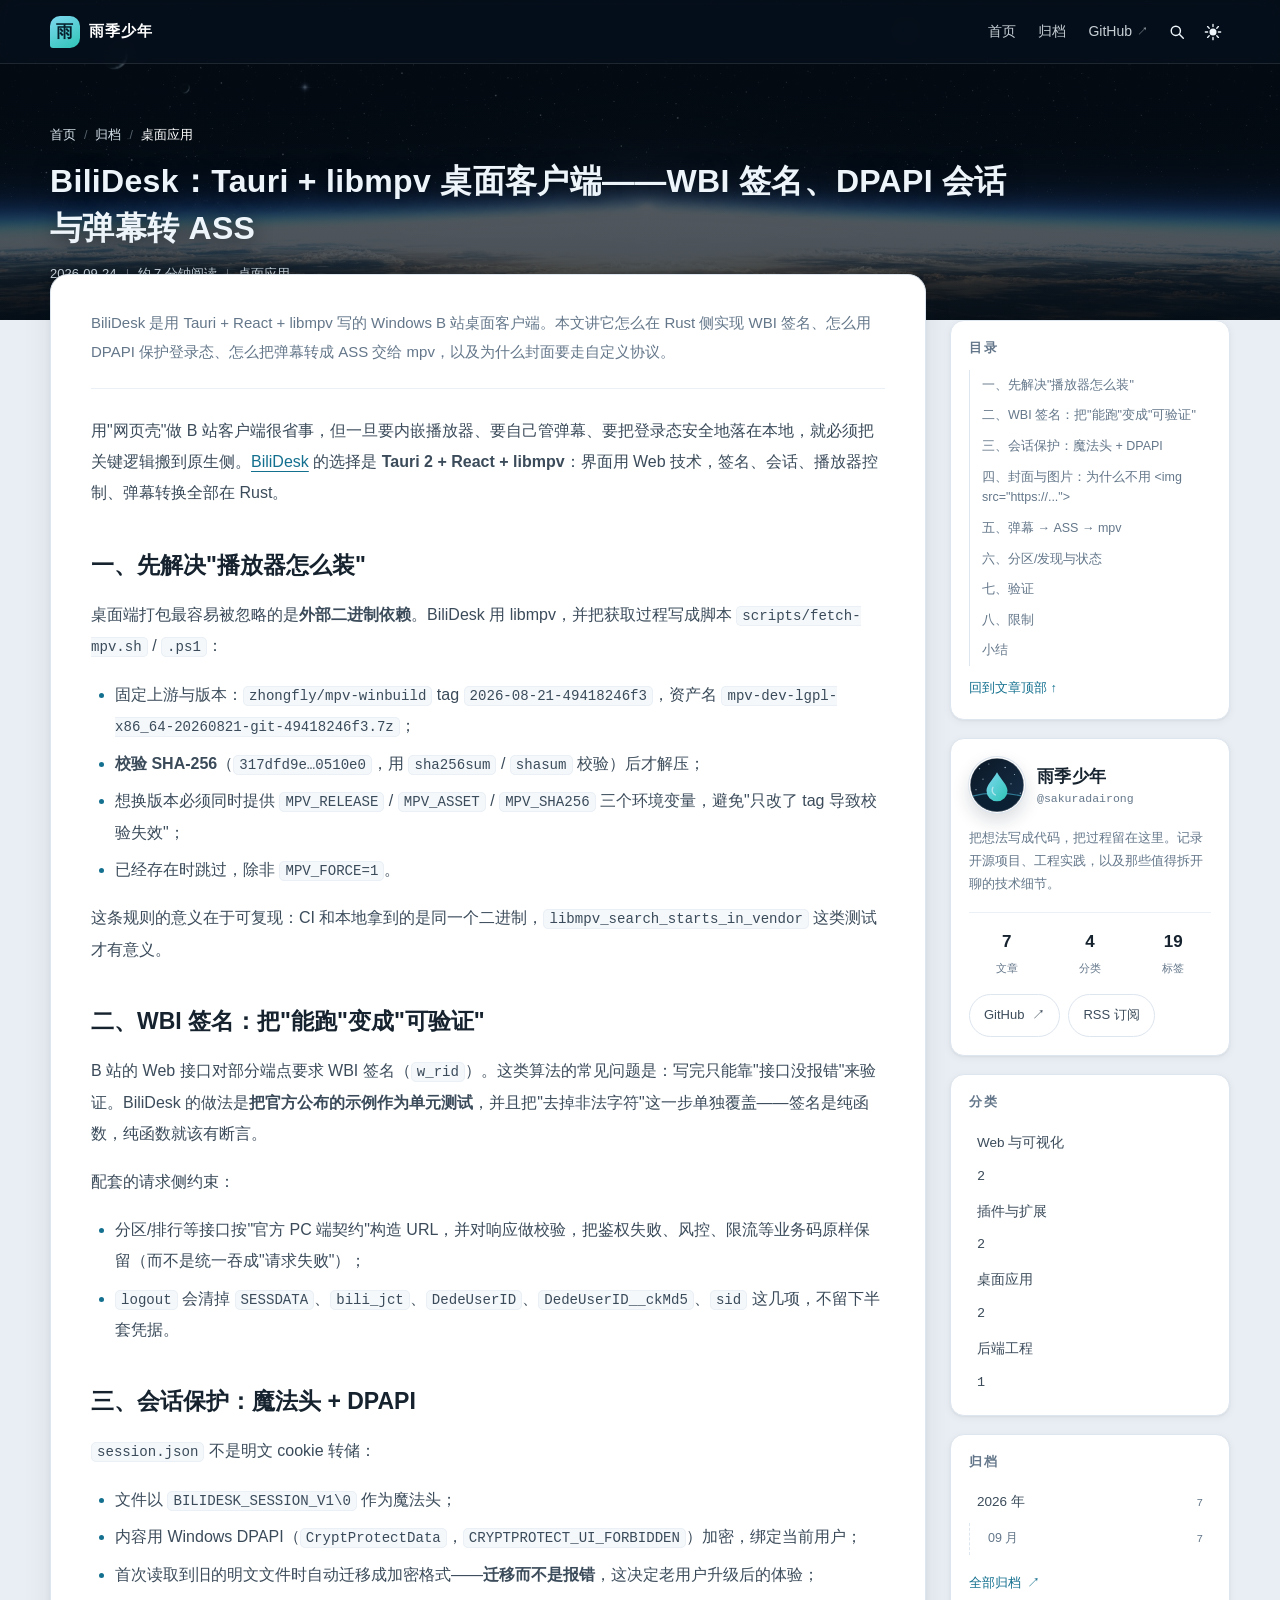
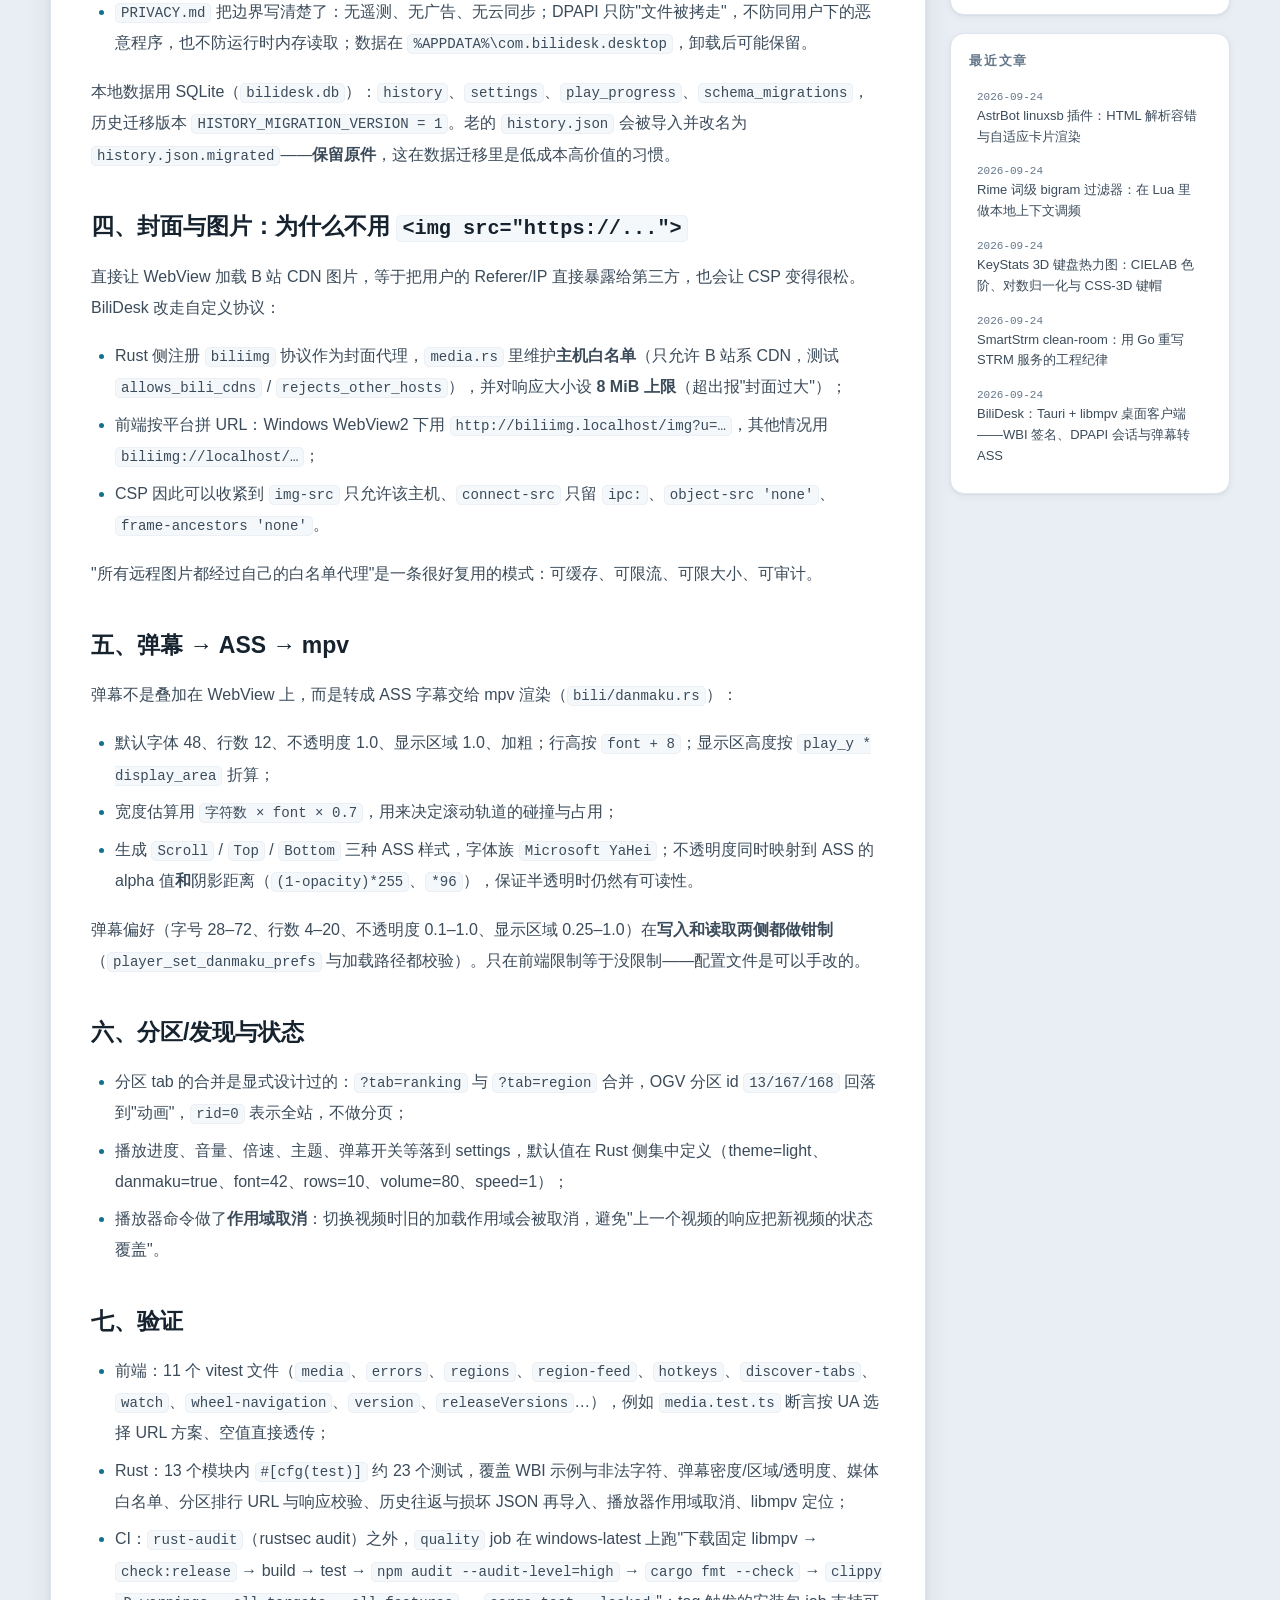
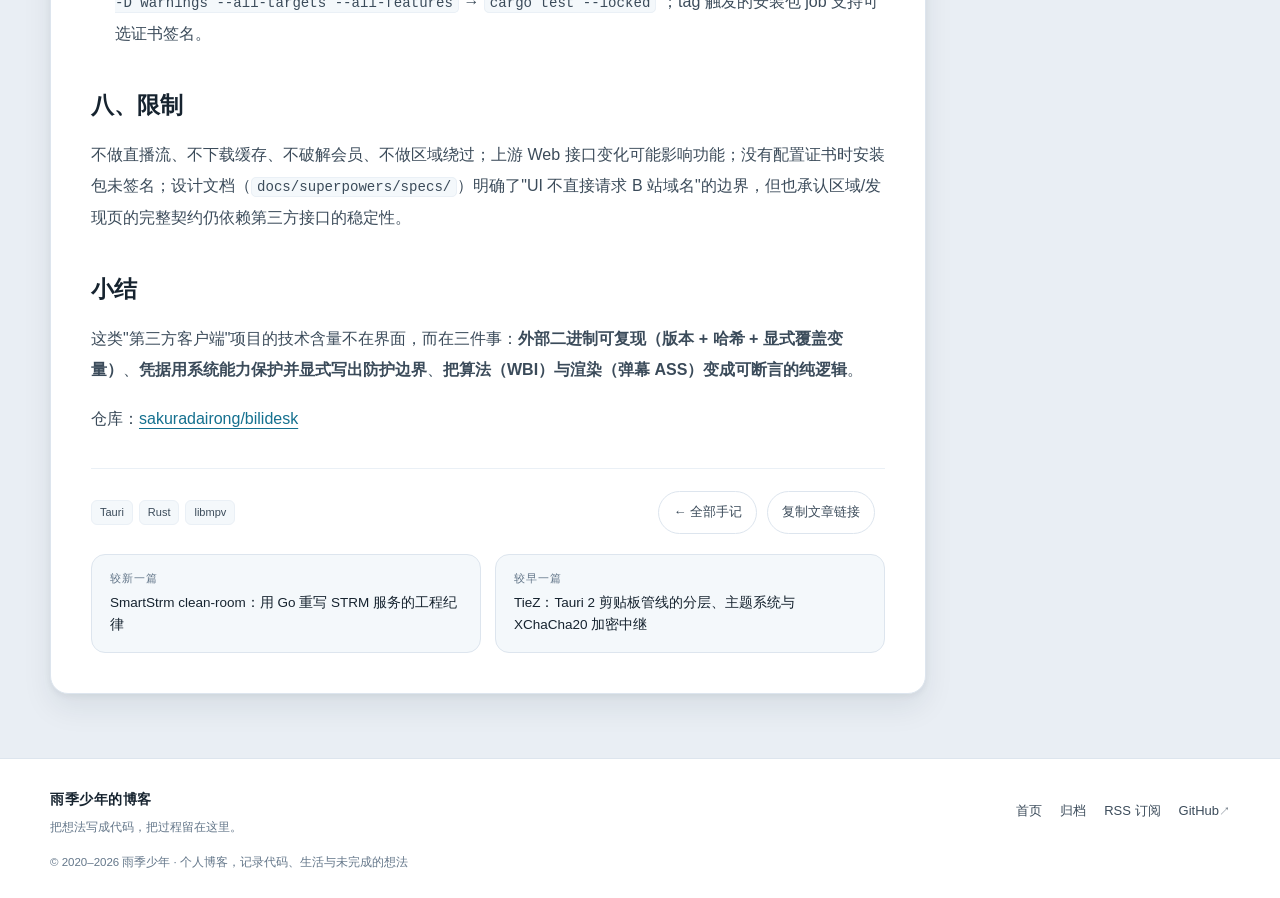
<file: 2026/09/24/bilidesk-tauri-libmpv/index.html>
<!DOCTYPE html>
<html lang="zh-CN">
<head>
<meta charset="utf-8">
<meta name="viewport" content="width=device-width, initial-scale=1">
<meta name="color-scheme" content="light dark">
<title>BiliDesk：Tauri + libmpv 桌面客户端——WBI 签名、DPAPI 会话与弹幕转 ASS | 雨季少年的博客</title>
<meta name="description" content="BiliDesk 是用 Tauri + React + libmpv 写的 Windows B 站桌面客户端。本文讲它怎么在 Rust 侧实现 WBI 签名、怎么用 DPAPI 保护登录态、怎么把弹幕转成 ASS 交给 mpv，以及为什么封面要走自定义协议。">
<meta property="og:title" content="BiliDesk：Tauri + libmpv 桌面客户端——WBI 签名、DPAPI 会话与弹幕转 ASS | 雨季少年的博客">
<meta property="og:type" content="article">
<meta property="og:url" content="https://sakuradairong.github.io/2026/09/24/bilidesk-tauri-libmpv/">
<meta property="og:description" content="BiliDesk 是用 Tauri + React + libmpv 写的 Windows B 站桌面客户端。本文讲它怎么在 Rust 侧实现 WBI 签名、怎么用 DPAPI 保护登录态、怎么把弹幕转成 ASS 交给 mpv，以及为什么封面要走自定义协议。">
<meta property="og:site_name" content="雨季少年的博客">
<meta name="twitter:card" content="summary">
<meta name="generator" content="Rain Notes / build_site.py">
<meta property="article:published_time" content="2026-09-24T03:00:00.000Z">
<link rel="canonical" href="https://sakuradairong.github.io/2026/09/24/bilidesk-tauri-libmpv/">
<link rel="icon" href="/favicon.png">
<link rel="alternate" href="/atom.xml" title="雨季少年的博客" type="application/atom+xml">
<link rel="stylesheet" href="/css/style.css">
<script>(function(){try{var s=localStorage.getItem('rain-theme');var m=window.matchMedia&&window.matchMedia('(prefers-color-scheme: dark)').matches;var t=(s==='dark'||s==='light')?s:(m?'dark':'light');var r=document.documentElement;r.setAttribute('data-theme',t);if(s==='dark'||s==='light'){r.setAttribute('data-theme-choice','user');}}catch(e){}})();</script>
<script src="/js/script.js" defer></script>
</head>
<body class="page-post">
<a class="skip-link" href="#main">跳到正文</a>
<nav class="topbar" aria-label="主导航">
<div class="topbar-inner wrap">
<a class="topbar-brand" href="/"><span class="brand-mark" aria-hidden="true">雨</span><span class="brand-text">雨季少年</span></a>
<div class="topbar-actions">
<a class="nav-link" href="/">首页</a>
<a class="nav-link" href="/archives/">归档</a>
<a class="nav-link nav-ext" href="https://github.com/sakuradairong" target="_blank" rel="noopener">GitHub<span class="nav-ext-mark" aria-hidden="true">↗</span></a>
<button class="icon-btn" type="button" data-open-search aria-label="搜索文章" hidden><svg viewBox="0 0 20 20" width="18" height="18" aria-hidden="true" focusable="false"><circle cx="8.7" cy="8.7" r="5.1" fill="none" stroke="currentColor" stroke-width="1.6"/><path d="M12.6 12.6 17 17" fill="none" stroke="currentColor" stroke-width="1.6" stroke-linecap="round"/></svg></button>
<button class="icon-btn theme-toggle" type="button" data-theme-toggle aria-label="切换到深色模式" aria-pressed="false" hidden><svg viewBox="0 0 20 20" width="18" height="18" aria-hidden="true" focusable="false" class="icon-sun"><circle cx="10" cy="10" r="3.9" fill="currentColor"/><path d="M10 1.5V4M10 16v2.5M1.5 10H4M16 10h2.5M4 4l1.8 1.8M14.2 14.2 16 16M16 4l-1.8 1.8M5.8 14.2 4 16" fill="none" stroke="currentColor" stroke-width="1.5" stroke-linecap="round"/></svg><svg viewBox="0 0 20 20" width="18" height="18" aria-hidden="true" focusable="false" class="icon-moon"><path d="M15.8 13.2A6.6 6.6 0 0 1 7 4.3a6.8 6.8 0 1 0 8.8 8.9Z" fill="currentColor"/></svg></button>
</div>
</div>
<div class="topbar-progress" aria-hidden="true"><span data-progress></span></div>
</nav>
<header class="hero hero--page hero--post">
<div class="hero-media" aria-hidden="true"></div>
<div class="hero-inner wrap">
<nav class="breadcrumb" aria-label="面包屑"><a href="/">首页</a><span class="crumb-sep" aria-hidden="true">/</span><a href="/archives/">归档</a><span class="crumb-sep" aria-hidden="true">/</span><span class="crumb-current">桌面应用</span></nav>
<h1 class="hero-title">BiliDesk：Tauri + libmpv 桌面客户端——WBI 签名、DPAPI 会话与弹幕转 ASS</h1>
<p class="hero-sub"><time datetime="2026-09-24T03:00:00.000Z">2026-09-24</time><span class="meta-sep" aria-hidden="true"></span><span>约 7 分钟阅读</span><span class="meta-sep" aria-hidden="true"></span><span>桌面应用</span></p>
</div>
</header>
<main id="main" class="site-main wrap" tabindex="-1"><div class="page-grid page-grid--post" data-filter-scope>
<div class="page-main">
<article class="post">
<details class="toc-mobile"><summary>文章目录<span class="toc-mobile-count">9 节</span></summary><nav aria-label="文章目录"><ol class="toc-list"><li class="toc-item toc-level-2"><a href="#一先解决播放器怎么装">一、先解决&quot;播放器怎么装&quot;</a></li><li class="toc-item toc-level-2"><a href="#二wbi-签名把能跑变成可验证">二、WBI 签名：把&quot;能跑&quot;变成&quot;可验证&quot;</a></li><li class="toc-item toc-level-2"><a href="#三会话保护魔法头-dpapi">三、会话保护：魔法头 + DPAPI</a></li><li class="toc-item toc-level-2"><a href="#四封面与图片为什么不用-ltimg-srchttpsgt">四、封面与图片：为什么不用 &lt;img src=&quot;https://...&quot;&gt;</a></li><li class="toc-item toc-level-2"><a href="#五弹幕-ass-mpv">五、弹幕 → ASS → mpv</a></li><li class="toc-item toc-level-2"><a href="#六分区发现与状态">六、分区/发现与状态</a></li><li class="toc-item toc-level-2"><a href="#七验证">七、验证</a></li><li class="toc-item toc-level-2"><a href="#八限制">八、限制</a></li><li class="toc-item toc-level-2"><a href="#小结">小结</a></li></ol></nav></details>
<p class="post-lede">BiliDesk 是用 Tauri + React + libmpv 写的 Windows B 站桌面客户端。本文讲它怎么在 Rust 侧实现 WBI 签名、怎么用 DPAPI 保护登录态、怎么把弹幕转成 ASS 交给 mpv，以及为什么封面要走自定义协议。</p>
<div class="article-entry"><p>用"网页壳"做 B 站客户端很省事，但一旦要内嵌播放器、要自己管弹幕、要把登录态安全地落在本地，就必须把关键逻辑搬到原生侧。<a href="https://github.com/sakuradairong/bilidesk" target="_blank" rel="noopener">BiliDesk</a> 的选择是 <strong>Tauri 2 + React + libmpv</strong>：界面用 Web 技术，签名、会话、播放器控制、弹幕转换全部在 Rust。</p>
<h2 id="一先解决播放器怎么装"><a href="#一先解决播放器怎么装" class="headerlink" title="一、先解决&quot;播放器怎么装&quot;"></a>一、先解决"播放器怎么装"</h2>
<p>桌面端打包最容易被忽略的是<strong>外部二进制依赖</strong>。BiliDesk 用 libmpv，并把获取过程写成脚本 <code>scripts/fetch-mpv.sh</code> / <code>.ps1</code>：</p>
<ul>
<li>固定上游与版本：<code>zhongfly/mpv-winbuild</code> tag <code>2026-08-21-49418246f3</code>，资产名 <code>mpv-dev-lgpl-x86_64-20260821-git-49418246f3.7z</code>；</li>
<li><strong>校验 SHA-256</strong>（<code>317dfd9e…0510e0</code>，用 <code>sha256sum</code> / <code>shasum</code> 校验）后才解压；</li>
<li>想换版本必须同时提供 <code>MPV_RELEASE</code> / <code>MPV_ASSET</code> / <code>MPV_SHA256</code> 三个环境变量，避免"只改了 tag 导致校验失效"；</li>
<li>已经存在时跳过，除非 <code>MPV_FORCE=1</code>。</li>
</ul>
<p>这条规则的意义在于可复现：CI 和本地拿到的是同一个二进制，<code>libmpv_search_starts_in_vendor</code> 这类测试才有意义。</p>
<h2 id="二wbi-签名把能跑变成可验证"><a href="#二wbi-签名把能跑变成可验证" class="headerlink" title="二、WBI 签名：把&quot;能跑&quot;变成&quot;可验证&quot;"></a>二、WBI 签名：把"能跑"变成"可验证"</h2>
<p>B 站的 Web 接口对部分端点要求 WBI 签名（<code>w_rid</code>）。这类算法的常见问题是：写完只能靠"接口没报错"来验证。BiliDesk 的做法是<strong>把官方公布的示例作为单元测试</strong>，并且把"去掉非法字符"这一步单独覆盖——签名是纯函数，纯函数就该有断言。</p>
<p>配套的请求侧约束：</p>
<ul>
<li>分区/排行等接口按"官方 PC 端契约"构造 URL，并对响应做校验，把鉴权失败、风控、限流等业务码原样保留（而不是统一吞成"请求失败"）；</li>
<li><code>logout</code> 会清掉 <code>SESSDATA</code>、<code>bili_jct</code>、<code>DedeUserID</code>、<code>DedeUserID__ckMd5</code>、<code>sid</code> 这几项，不留下半套凭据。</li>
</ul>
<h2 id="三会话保护魔法头-dpapi"><a href="#三会话保护魔法头-dpapi" class="headerlink" title="三、会话保护：魔法头 + DPAPI"></a>三、会话保护：魔法头 + DPAPI</h2>
<p><code>session.json</code> 不是明文 cookie 转储：</p>
<ul>
<li>文件以 <code>BILIDESK_SESSION_V1\0</code> 作为魔法头；</li>
<li>内容用 Windows DPAPI（<code>CryptProtectData</code>，<code>CRYPTPROTECT_UI_FORBIDDEN</code>）加密，绑定当前用户；</li>
<li>首次读取到旧的明文文件时自动迁移成加密格式——<strong>迁移而不是报错</strong>，这决定老用户升级后的体验；</li>
<li><code>PRIVACY.md</code> 把边界写清楚了：无遥测、无广告、无云同步；DPAPI 只防"文件被拷走"，不防同用户下的恶意程序，也不防运行时内存读取；数据在 <code>%APPDATA%\com.bilidesk.desktop</code>，卸载后可能保留。</li>
</ul>
<p>本地数据用 SQLite（<code>bilidesk.db</code>）：<code>history</code>、<code>settings</code>、<code>play_progress</code>、<code>schema_migrations</code>，历史迁移版本 <code>HISTORY_MIGRATION_VERSION = 1</code>。老的 <code>history.json</code> 会被导入并改名为 <code>history.json.migrated</code>——<strong>保留原件</strong>，这在数据迁移里是低成本高价值的习惯。</p>
<h2 id="四封面与图片为什么不用-ltimg-srchttpsgt"><a href="#四封面与图片为什么不用-ltimg-srchttpsgt" class="headerlink" title="四、封面与图片：为什么不用 &amp;lt;img src=&quot;https://...&quot;&amp;gt;"></a>四、封面与图片：为什么不用 <code>&lt;img src="https://..."&gt;</code></h2>
<p>直接让 WebView 加载 B 站 CDN 图片，等于把用户的 Referer/IP 直接暴露给第三方，也会让 CSP 变得很松。BiliDesk 改走自定义协议：</p>
<ul>
<li>Rust 侧注册 <code>biliimg</code> 协议作为封面代理，<code>media.rs</code> 里维护<strong>主机白名单</strong>（只允许 B 站系 CDN，测试 <code>allows_bili_cdns</code> / <code>rejects_other_hosts</code>），并对响应大小设 <strong>8 MiB 上限</strong>（超出报"封面过大"）；</li>
<li>前端按平台拼 URL：Windows WebView2 下用 <code>http://biliimg.localhost/img?u=…</code>，其他情况用 <code>biliimg://localhost/…</code>；</li>
<li>CSP 因此可以收紧到 <code>img-src</code> 只允许该主机、<code>connect-src</code> 只留 <code>ipc:</code>、<code>object-src 'none'</code>、<code>frame-ancestors 'none'</code>。</li>
</ul>
<p>"所有远程图片都经过自己的白名单代理"是一条很好复用的模式：可缓存、可限流、可限大小、可审计。</p>
<h2 id="五弹幕-ass-mpv"><a href="#五弹幕-ass-mpv" class="headerlink" title="五、弹幕 → ASS → mpv"></a>五、弹幕 → ASS → mpv</h2>
<p>弹幕不是叠加在 WebView 上，而是转成 ASS 字幕交给 mpv 渲染（<code>bili/danmaku.rs</code>）：</p>
<ul>
<li>默认字体 48、行数 12、不透明度 1.0、显示区域 1.0、加粗；行高按 <code>font + 8</code>；显示区高度按 <code>play_y * display_area</code> 折算；</li>
<li>宽度估算用 <code>字符数 × font × 0.7</code>，用来决定滚动轨道的碰撞与占用；</li>
<li>生成 <code>Scroll</code> / <code>Top</code> / <code>Bottom</code> 三种 ASS 样式，字体族 <code>Microsoft YaHei</code>；不透明度同时映射到 ASS 的 alpha 值<strong>和</strong>阴影距离（<code>(1-opacity)*255</code>、<code>*96</code>），保证半透明时仍然有可读性。</li>
</ul>
<p>弹幕偏好（字号 28–72、行数 4–20、不透明度 0.1–1.0、显示区域 0.25–1.0）在<strong>写入和读取两侧都做钳制</strong>（<code>player_set_danmaku_prefs</code> 与加载路径都校验）。只在前端限制等于没限制——配置文件是可以手改的。</p>
<h2 id="六分区发现与状态"><a href="#六分区发现与状态" class="headerlink" title="六、分区/发现与状态"></a>六、分区/发现与状态</h2>
<ul>
<li>分区 tab 的合并是显式设计过的：<code>?tab=ranking</code> 与 <code>?tab=region</code> 合并，OGV 分区 id <code>13/167/168</code> 回落到"动画"，<code>rid=0</code> 表示全站，不做分页；</li>
<li>播放进度、音量、倍速、主题、弹幕开关等落到 settings，默认值在 Rust 侧集中定义（theme=light、danmaku=true、font=42、rows=10、volume=80、speed=1）；</li>
<li>播放器命令做了<strong>作用域取消</strong>：切换视频时旧的加载作用域会被取消，避免"上一个视频的响应把新视频的状态覆盖"。</li>
</ul>
<h2 id="七验证"><a href="#七验证" class="headerlink" title="七、验证"></a>七、验证</h2>
<ul>
<li>前端：11 个 vitest 文件（<code>media</code>、<code>errors</code>、<code>regions</code>、<code>region-feed</code>、<code>hotkeys</code>、<code>discover-tabs</code>、<code>watch</code>、<code>wheel-navigation</code>、<code>version</code>、<code>releaseVersions</code>…），例如 <code>media.test.ts</code> 断言按 UA 选择 URL 方案、空值直接透传；</li>
<li>Rust：13 个模块内 <code>#[cfg(test)]</code> 约 23 个测试，覆盖 WBI 示例与非法字符、弹幕密度/区域/透明度、媒体白名单、分区排行 URL 与响应校验、历史往返与损坏 JSON 再导入、播放器作用域取消、libmpv 定位；</li>
<li>CI：<code>rust-audit</code>（rustsec audit）之外，<code>quality</code> job 在 windows-latest 上跑"下载固定 libmpv → <code>check:release</code> → build → test → <code>npm audit --audit-level=high</code> → <code>cargo fmt --check</code> → <code>clippy -D warnings --all-targets --all-features</code> → <code>cargo test --locked</code>"；tag 触发的安装包 job 支持可选证书签名。</li>
</ul>
<h2 id="八限制"><a href="#八限制" class="headerlink" title="八、限制"></a>八、限制</h2>
<p>不做直播流、不下载缓存、不破解会员、不做区域绕过；上游 Web 接口变化可能影响功能；没有配置证书时安装包未签名；设计文档（<code>docs/superpowers/specs/</code>）明确了"UI 不直接请求 B 站域名"的边界，但也承认区域/发现页的完整契约仍依赖第三方接口的稳定性。</p>
<h2 id="小结"><a href="#小结" class="headerlink" title="小结"></a>小结</h2>
<p>这类"第三方客户端"项目的技术含量不在界面，而在三件事：<strong>外部二进制可复现（版本 + 哈希 + 显式覆盖变量）</strong>、<strong>凭据用系统能力保护并显式写出防护边界</strong>、<strong>把算法（WBI）与渲染（弹幕 ASS）变成可断言的纯逻辑</strong>。</p>
<p>仓库：<a href="https://github.com/sakuradairong/bilidesk" target="_blank" rel="noopener">sakuradairong/bilidesk</a></p></div>
<footer class="article-footer">
<ul class="post-tags post-tags--footer"><li>Tauri</li><li>Rust</li><li>libmpv</li></ul>
<div class="article-actions">
<a class="btn-ghost" href="/">← 全部手记</a>
<button class="btn-ghost" type="button" data-copy-url hidden>复制文章链接</button>
<span id="copy-status" class="copy-status" role="status"></span>
</div>
</footer>
<nav class="article-nav" aria-label="相邻文章"><a class="neighbour" href="/2026/09/24/smartstrm-cleanroom-go/"><span class="neighbour-label">较新一篇</span><span class="neighbour-title">SmartStrm clean-room：用 Go 重写 STRM 服务的工程纪律</span></a><a class="neighbour" href="/2026/09/24/tiez-clipboard-tauri/"><span class="neighbour-label">较早一篇</span><span class="neighbour-title">TieZ：Tauri 2 剪贴板管线的分层、主题系统与 XChaCha20 加密中继</span></a></nav>
</article>
</div>
<aside class="sidebar sidebar--post"><section class="widget widget-toc">
<h2 class="widget-title">目录</h2>
<nav aria-label="文章目录"><ol class="toc-list"><li class="toc-item toc-level-2"><a href="#一先解决播放器怎么装">一、先解决&quot;播放器怎么装&quot;</a></li><li class="toc-item toc-level-2"><a href="#二wbi-签名把能跑变成可验证">二、WBI 签名：把&quot;能跑&quot;变成&quot;可验证&quot;</a></li><li class="toc-item toc-level-2"><a href="#三会话保护魔法头-dpapi">三、会话保护：魔法头 + DPAPI</a></li><li class="toc-item toc-level-2"><a href="#四封面与图片为什么不用-ltimg-srchttpsgt">四、封面与图片：为什么不用 &lt;img src=&quot;https://...&quot;&gt;</a></li><li class="toc-item toc-level-2"><a href="#五弹幕-ass-mpv">五、弹幕 → ASS → mpv</a></li><li class="toc-item toc-level-2"><a href="#六分区发现与状态">六、分区/发现与状态</a></li><li class="toc-item toc-level-2"><a href="#七验证">七、验证</a></li><li class="toc-item toc-level-2"><a href="#八限制">八、限制</a></li><li class="toc-item toc-level-2"><a href="#小结">小结</a></li></ol></nav>
<a class="widget-more" href="#main">回到文章顶部 ↑</a>
</section><section class="widget widget-author">
<div class="author-top">
<img class="author-avatar" src="/css/images/avatar.svg" alt="" width="60" height="60" loading="lazy" decoding="async">
<div class="author-id">
<h2 class="widget-title">雨季少年</h2>
<p class="author-handle">@sakuradairong</p>
</div>
</div>
<p class="author-bio">把想法写成代码，把过程留在这里。记录开源项目、工程实践，以及那些值得拆开聊的技术细节。</p>
<ul class="author-stats">
<li><strong>7</strong><span>文章</span></li>
<li><strong>4</strong><span>分类</span></li>
<li><strong>19</strong><span>标签</span></li>
</ul>
<a class="btn-ghost" href="https://github.com/sakuradairong" target="_blank" rel="noopener">GitHub<span aria-hidden="true">↗</span></a><a class="btn-ghost" href="/atom.xml">RSS 订阅</a>
</section><section class="widget widget-cats">
<h2 class="widget-title">分类</h2>
<ul class="widget-list"><li><span class="widget-label">Web 与可视化</span><span class="widget-count">2</span></li><li><span class="widget-label">插件与扩展</span><span class="widget-count">2</span></li><li><span class="widget-label">桌面应用</span><span class="widget-count">2</span></li><li><span class="widget-label">后端工程</span><span class="widget-count">1</span></li></ul>

</section><section class="widget widget-archive">
<h2 class="widget-title">归档</h2>
<ul class="widget-list widget-list--tree"><li><a href="/archives/2026/"><span class="widget-label">2026 年</span><span class="widget-count">7</span></a><ul class="archive-months"><li><a href="/archives/2026/09/"><span class="widget-label">09 月</span><span class="widget-count">7</span></a></li></ul></li></ul>
<a class="widget-more" href="/archives/">全部归档<span aria-hidden="true">↗</span></a>
</section><section class="widget widget-recent">
<h2 class="widget-title">最近文章</h2>
<ol class="recent-list"><li><a href="/2026/09/24/astrbot-plugin-linuxsb/"><time datetime="2026-09-24T08:00:00.000Z">2026-09-24</time><span class="recent-title">AstrBot linuxsb 插件：HTML 解析容错与自适应卡片渲染</span></a></li><li><a href="/2026/09/24/rime-context-filter-bigram/"><time datetime="2026-09-24T07:00:00.000Z">2026-09-24</time><span class="recent-title">Rime 词级 bigram 过滤器：在 Lua 里做本地上下文调频</span></a></li><li><a href="/2026/09/24/keystats-3d-heatmap/"><time datetime="2026-09-24T06:00:00.000Z">2026-09-24</time><span class="recent-title">KeyStats 3D 键盘热力图：CIELAB 色阶、对数归一化与 CSS-3D 键帽</span></a></li><li><a href="/2026/09/24/smartstrm-cleanroom-go/"><time datetime="2026-09-24T05:00:00.000Z">2026-09-24</time><span class="recent-title">SmartStrm clean-room：用 Go 重写 STRM 服务的工程纪律</span></a></li><li><a href="/2026/09/24/bilidesk-tauri-libmpv/"><time datetime="2026-09-24T03:00:00.000Z">2026-09-24</time><span class="recent-title">BiliDesk：Tauri + libmpv 桌面客户端——WBI 签名、DPAPI 会话与弹幕转 ASS</span></a></li></ol>
</section></aside>
</div></main>
<footer class="site-footer">
<div class="wrap footer-inner">
<div class="footer-brand">
<a href="/">雨季少年的博客</a>
<p>把想法写成代码，把过程留在这里。</p>
</div>
<nav class="footer-nav" aria-label="页脚导航">
<a href="/">首页</a>
<a href="/archives/">归档</a>
<a href="/atom.xml">RSS 订阅</a>
<a href="https://github.com/sakuradairong" target="_blank" rel="noopener">GitHub<span class="nav-ext-mark" aria-hidden="true">↗</span></a>
</nav>
<p class="footer-note">© 2020–2026 雨季少年 · 个人博客，记录代码、生活与未完成的想法</p>
</div>
</footer>
<button class="to-top" type="button" data-to-top aria-label="回到页面顶部" hidden><svg viewBox="0 0 20 20" width="18" height="18" aria-hidden="true" focusable="false"><path d="M10 16.5V4M4.6 9.4 10 4l5.4 5.4" fill="none" stroke="currentColor" stroke-width="1.7" stroke-linecap="round" stroke-linejoin="round"/></svg></button>
<dialog id="search-dialog" aria-labelledby="search-title">
<div class="search-head">
<h2 id="search-title">搜索文章</h2>
<button class="icon-btn" type="button" data-close-search aria-label="关闭搜索"><span aria-hidden="true">✕</span></button>
</div>
<div class="search-field">
<span class="search-field-icon" aria-hidden="true"><svg viewBox="0 0 20 20" width="18" height="18" aria-hidden="true" focusable="false"><circle cx="8.7" cy="8.7" r="5.1" fill="none" stroke="currentColor" stroke-width="1.6"/><path d="M12.6 12.6 17 17" fill="none" stroke="currentColor" stroke-width="1.6" stroke-linecap="round"/></svg></span>
<label class="sr-only" for="search-input">输入标题、分类、标签或关键词</label>
<input id="search-input" type="search" placeholder="输入标题、标签或关键词…" autocomplete="off" spellcheck="false">
</div>
<p id="search-status" class="search-status" role="status"></p>
<ul class="search-results"><li class="search-item" data-search="AstrBot linuxsb 插件：HTML 解析容错与自适应卡片渲染 一个把 linux.sb 帖子链接变成预览卡片的 AstrBot 插件。真正的工作量在解析容错、卡片自适应布局，以及&quot;宁可报错也不发空卡片&quot;的失败策略上。 插件与扩展 Python, AstrBot, HTML"><a href="/2026/09/24/astrbot-plugin-linuxsb/"><span class="search-meta">插件与扩展 · 2026-09-24 · 约 7 分钟</span><span class="search-title">AstrBot linuxsb 插件：HTML 解析容错与自适应卡片渲染</span></a></li><li class="search-item" data-search="Rime 词级 bigram 过滤器：在 Lua 里做本地上下文调频 rime_context_filter 是一个跑在 Rime 里的词级二元模型过滤器：按&quot;前一个词&quot;调整候选顺序，落盘与提权分离，热路径无磁盘 IO，保存走 tmp→校验→bak→替换。本文拆它的打分公式、生命周期钩子与原子落盘策略。 插件与扩展 Lua, Rime, Bigram"><a href="/2026/09/24/rime-context-filter-bigram/"><span class="search-meta">插件与扩展 · 2026-09-24 · 约 6 分钟</span><span class="search-title">Rime 词级 bigram 过滤器：在 Lua 里做本地上下文调频</span></a></li><li class="search-item" data-search="KeyStats 3D 键盘热力图：CIELAB 色阶、对数归一化与 CSS-3D 键帽 把 KeyStats 导出的 JSON 变成可交互的 3D 键盘热力图，难点不在 3D，而在数据清洗、组合键拆分、色阶的感知均匀性与键盘布局的坐标建模。本文逐层拆解这几个函数。 Web 与可视化 CSS 3D, TypeScript, 可视化"><a href="/2026/09/24/keystats-3d-heatmap/"><span class="search-meta">Web 与可视化 · 2026-09-24 · 约 7 分钟</span><span class="search-title">KeyStats 3D 键盘热力图：CIELAB 色阶、对数归一化与 CSS-3D 键帽</span></a></li><li class="search-item" data-search="SmartStrm clean-room：用 Go 重写 STRM 服务的工程纪律 smartstrm-cleanroom 是 Go 从零实现的 STRM 生成、任务自动化与安全播放服务。比起功能清单，它更值得看的是纪律：严格配置校验、HMAC 签名播放、竞态测试、功能矩阵与&quot;未经验证不得标完成&quot;的完成规则。 后端工程 Go, STRM, 工程实践"><a href="/2026/09/24/smartstrm-cleanroom-go/"><span class="search-meta">后端工程 · 2026-09-24 · 约 8 分钟</span><span class="search-title">SmartStrm clean-room：用 Go 重写 STRM 服务的工程纪律</span></a></li><li class="search-item" data-search="BiliDesk：Tauri + libmpv 桌面客户端——WBI 签名、DPAPI 会话与弹幕转 ASS BiliDesk 是用 Tauri + React + libmpv 写的 Windows B 站桌面客户端。本文讲它怎么在 Rust 侧实现 WBI 签名、怎么用 DPAPI 保护登录态、怎么把弹幕转成 ASS 交给 mpv，以及为什么封面要走自定义协议。 桌面应用 Tauri, Rust, libmpv"><a href="/2026/09/24/bilidesk-tauri-libmpv/"><span class="search-meta">桌面应用 · 2026-09-24 · 约 7 分钟</span><span class="search-title">BiliDesk：Tauri + libmpv 桌面客户端——WBI 签名、DPAPI 会话与弹幕转 ASS</span></a></li><li class="search-item" data-search="TieZ：Tauri 2 剪贴板管线的分层、主题系统与 XChaCha20 加密中继 TieZ 是一个 Tauri 2 + React + Rust 的跨平台剪贴板管理器，3.5 万行 Rust 里包含采集管线、SQLite 仓储、主题系统、WebDAV/MQTT 同步，以及一条刻意独立于云同步的加密中继通道。本文讲它的分层边界、主题令牌体系和中继的密码学设计。 桌面应用 Tauri, Rust, React"><a href="/2026/09/24/tiez-clipboard-tauri/"><span class="search-meta">桌面应用 · 2026-09-24 · 约 9 分钟</span><span class="search-title">TieZ：Tauri 2 剪贴板管线的分层、主题系统与 XChaCha20 加密中继</span></a></li><li class="search-item" data-search="TruckDeck：用 Express + WebSocket 把 ETS2/ATS 遥测送进手机浏览器 TruckDeck 是一套跑在局域网 PC 上的 Node 服务，把 Euro Truck Simulator 2 / American Truck Simulator 的遥测推给手机浏览器，并把手机上的点按变成游戏按键。本文拆解它的模块划分、冻结的 WebSocket 契约、遥测与按键注入链路，以及&quot;绝不在 mock 模式下注入&quot;的边界设计。 Web 与可视化 Node.js, WebSocket, 遥测"><a href="/2026/09/24/truckdeck-telemetry-control/"><span class="search-meta">Web 与可视化 · 2026-09-24 · 约 10 分钟</span><span class="search-title">TruckDeck：用 Express + WebSocket 把 ETS2/ATS 遥测送进手机浏览器</span></a></li></ul>
<p class="search-hint">按 <kbd>/</kbd> 打开搜索，<kbd>Esc</kbd> 关闭；多个关键词用空格分隔，搜索在本地完成。</p>
</dialog>
</body></html>
</file>
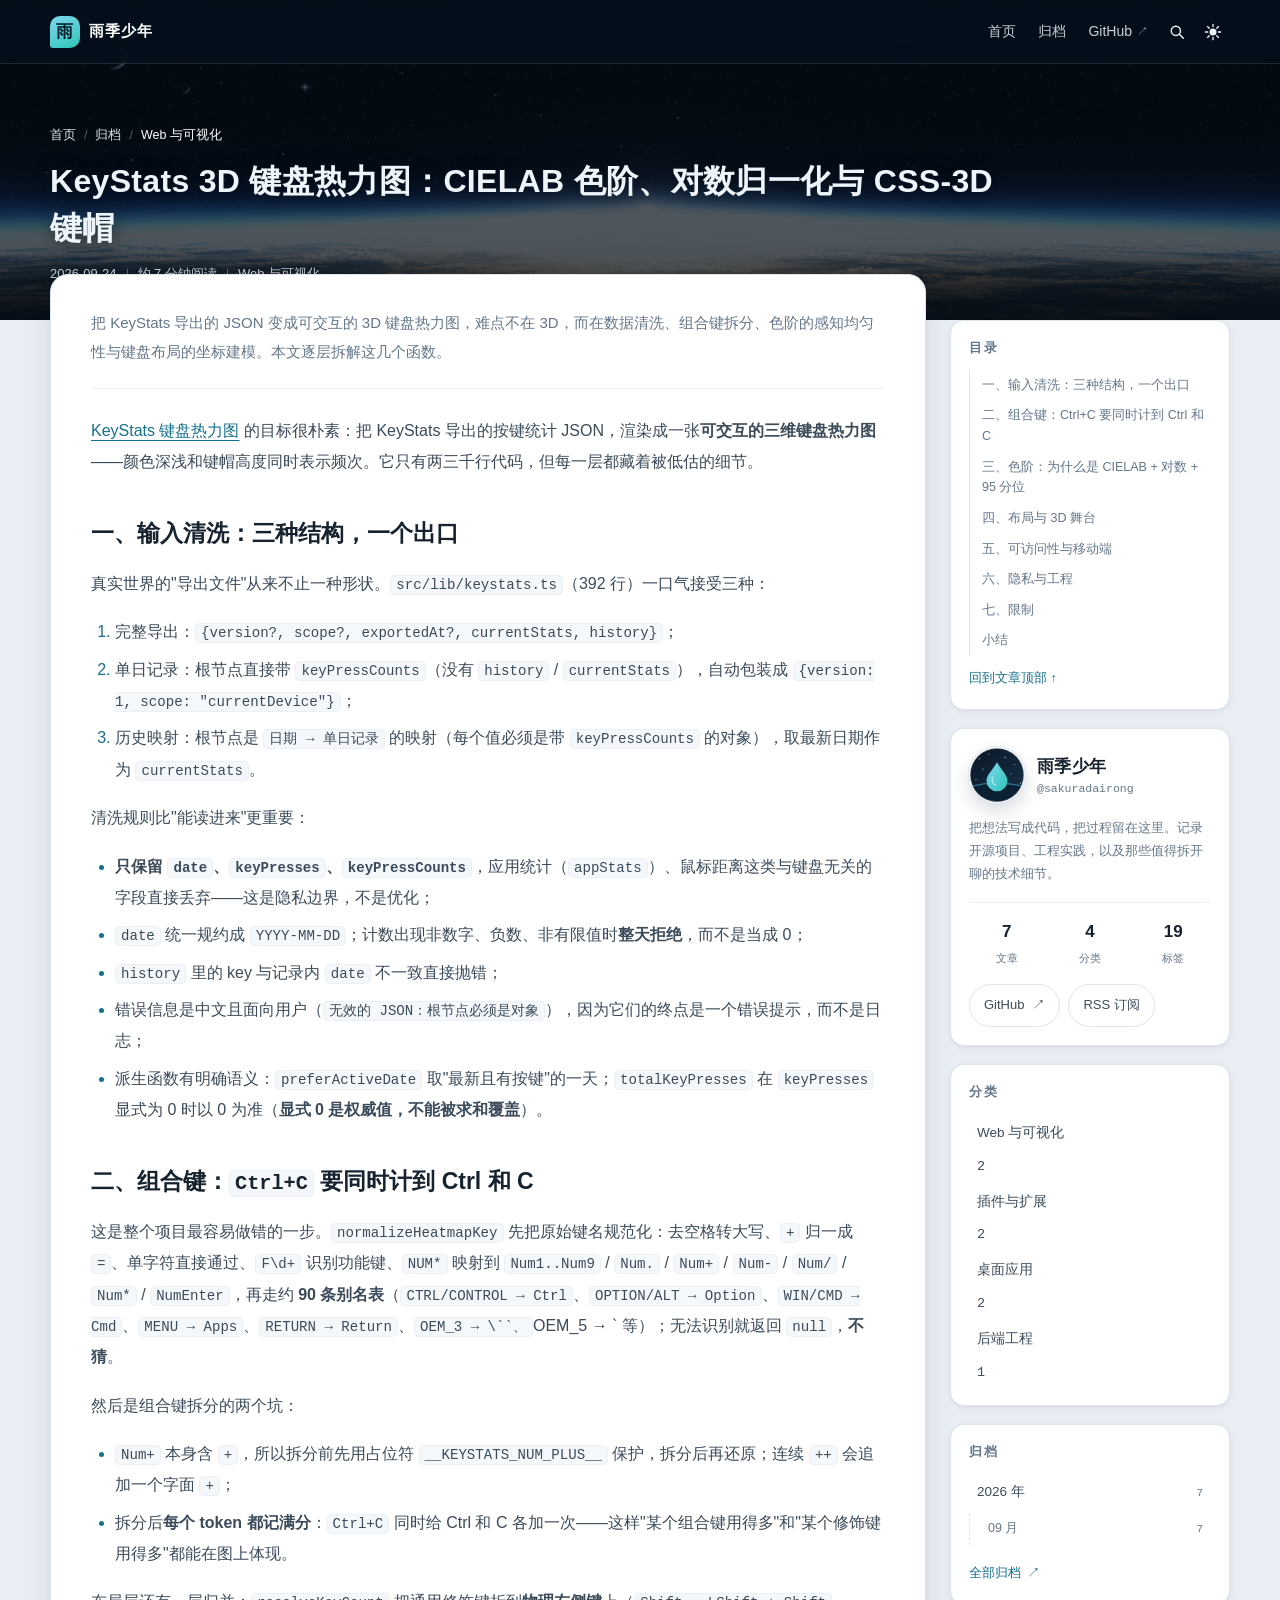
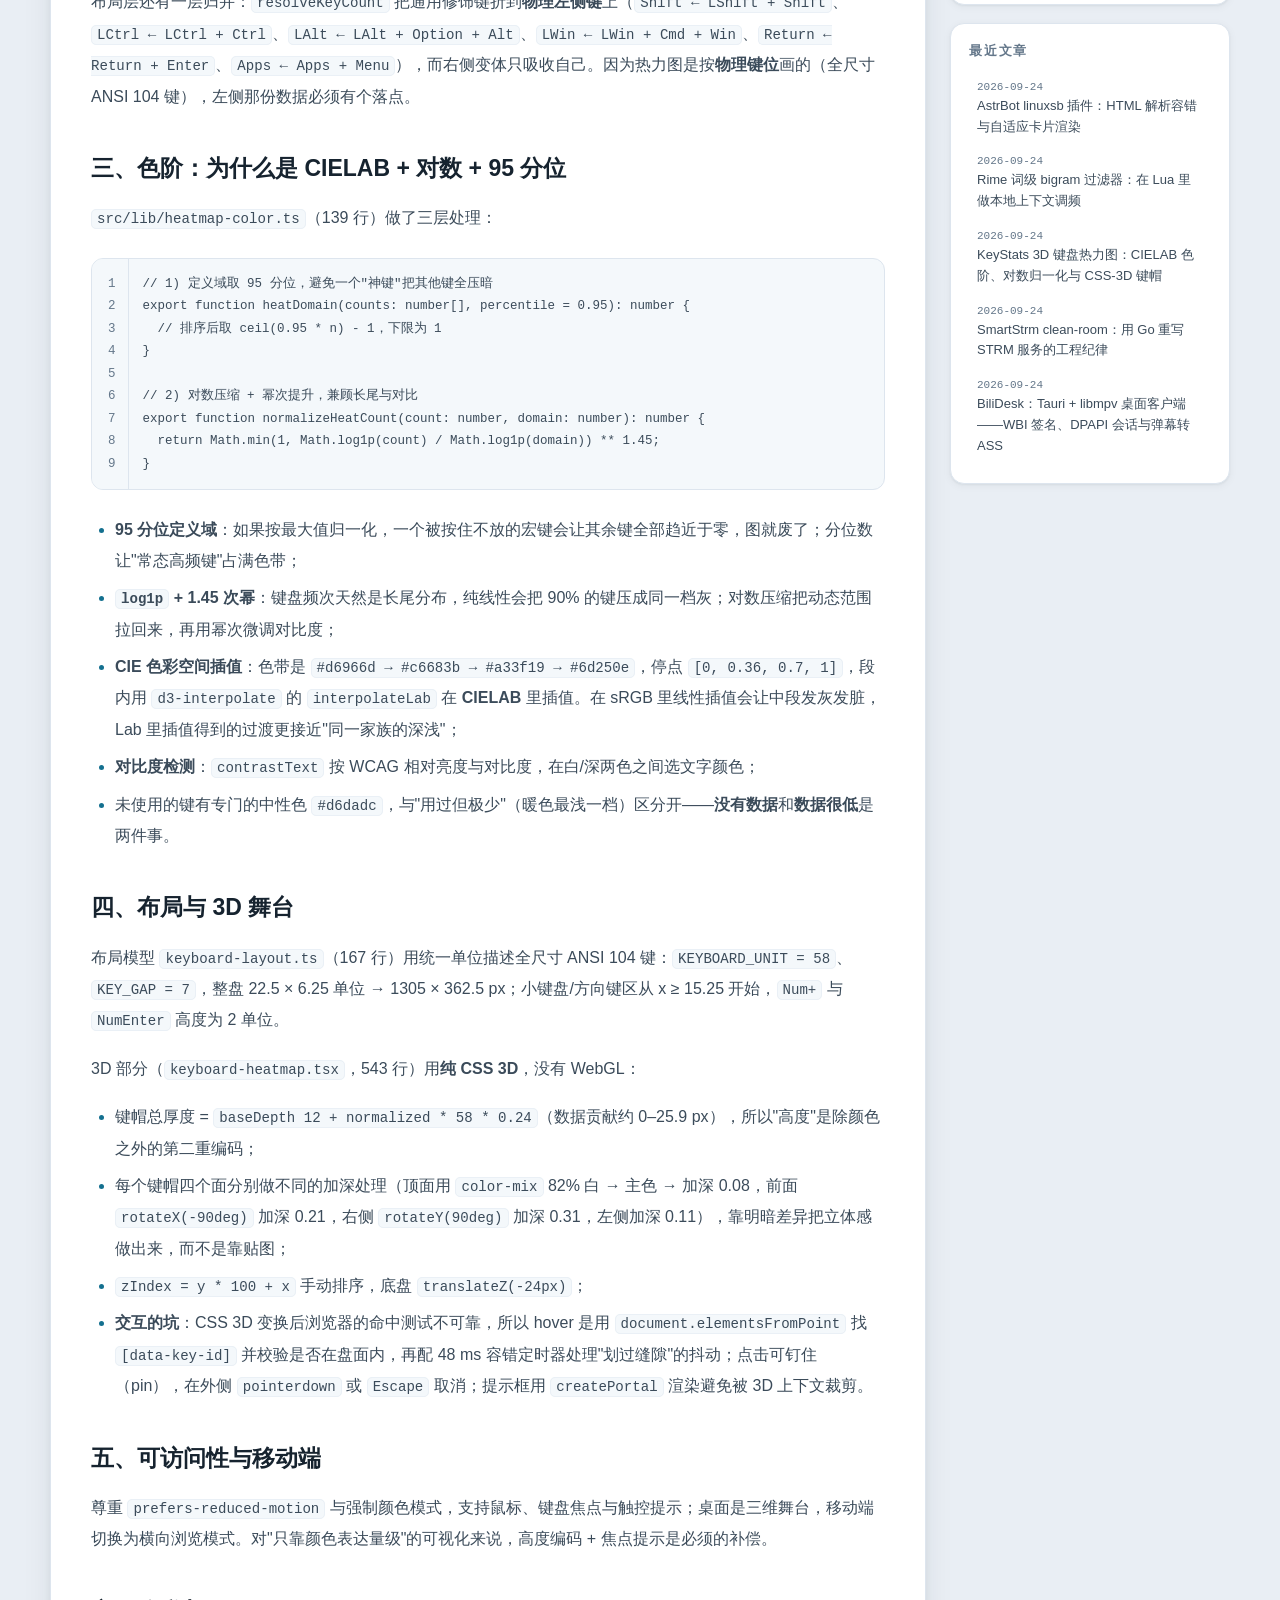
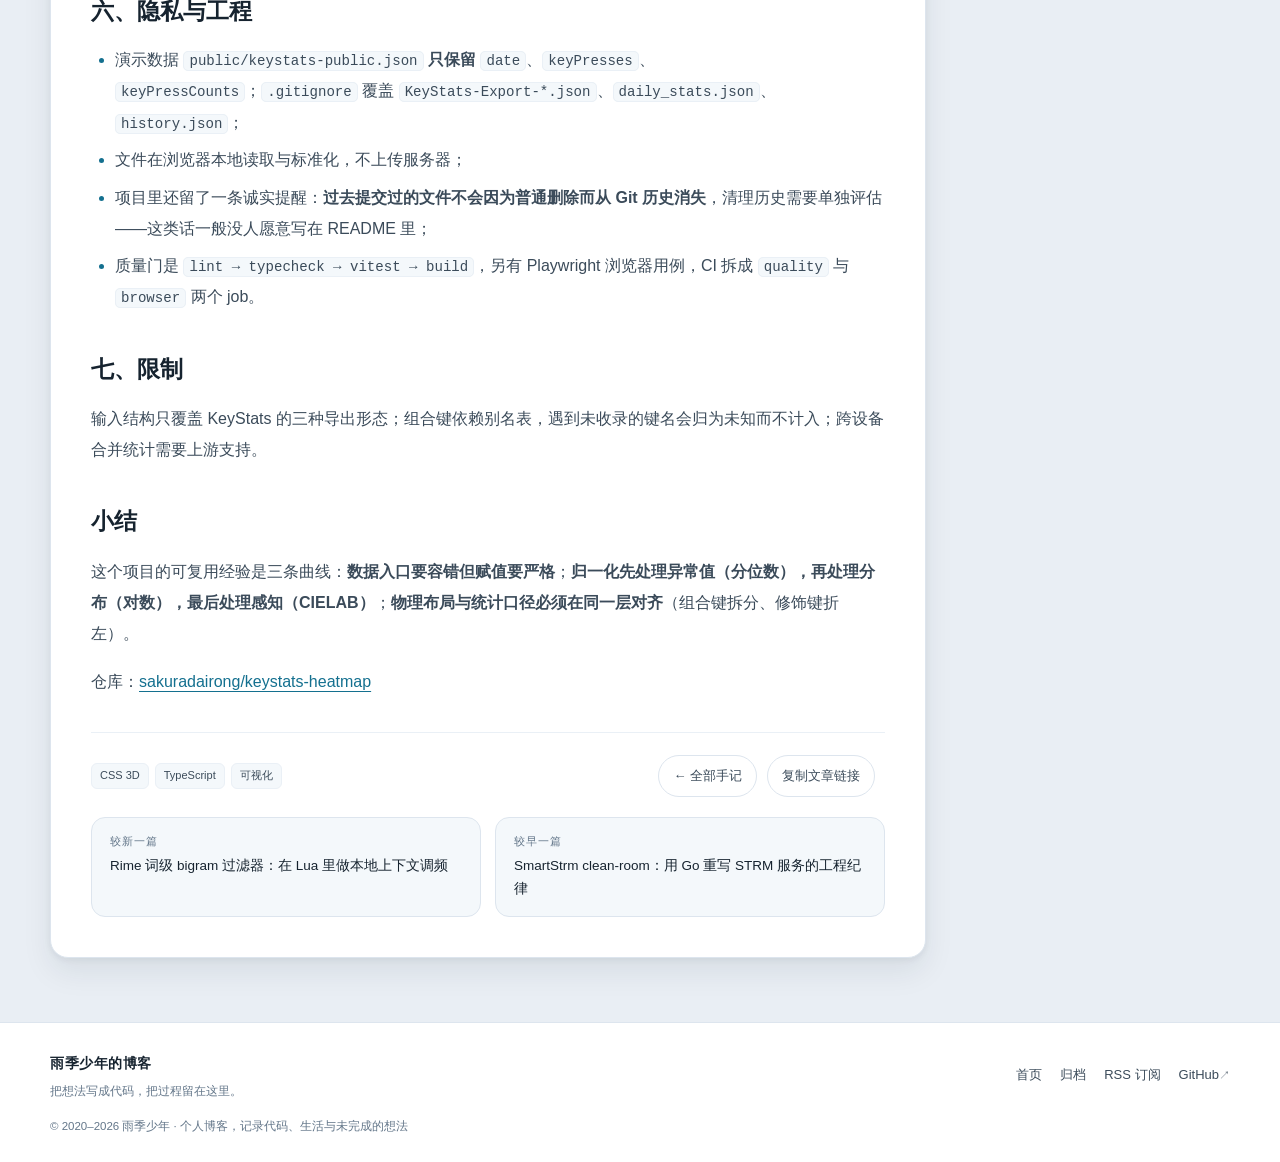
<file: 2026/09/24/keystats-3d-heatmap/index.html>
<!DOCTYPE html>
<html lang="zh-CN">
<head>
<meta charset="utf-8">
<meta name="viewport" content="width=device-width, initial-scale=1">
<meta name="color-scheme" content="light dark">
<title>KeyStats 3D 键盘热力图：CIELAB 色阶、对数归一化与 CSS-3D 键帽 | 雨季少年的博客</title>
<meta name="description" content="把 KeyStats 导出的 JSON 变成可交互的 3D 键盘热力图，难点不在 3D，而在数据清洗、组合键拆分、色阶的感知均匀性与键盘布局的坐标建模。本文逐层拆解这几个函数。">
<meta property="og:title" content="KeyStats 3D 键盘热力图：CIELAB 色阶、对数归一化与 CSS-3D 键帽 | 雨季少年的博客">
<meta property="og:type" content="article">
<meta property="og:url" content="https://sakuradairong.github.io/2026/09/24/keystats-3d-heatmap/">
<meta property="og:description" content="把 KeyStats 导出的 JSON 变成可交互的 3D 键盘热力图，难点不在 3D，而在数据清洗、组合键拆分、色阶的感知均匀性与键盘布局的坐标建模。本文逐层拆解这几个函数。">
<meta property="og:site_name" content="雨季少年的博客">
<meta name="twitter:card" content="summary">
<meta name="generator" content="Rain Notes / build_site.py">
<meta property="article:published_time" content="2026-09-24T06:00:00.000Z">
<link rel="canonical" href="https://sakuradairong.github.io/2026/09/24/keystats-3d-heatmap/">
<link rel="icon" href="/favicon.png">
<link rel="alternate" href="/atom.xml" title="雨季少年的博客" type="application/atom+xml">
<link rel="stylesheet" href="/css/style.css">
<script>(function(){try{var s=localStorage.getItem('rain-theme');var m=window.matchMedia&&window.matchMedia('(prefers-color-scheme: dark)').matches;var t=(s==='dark'||s==='light')?s:(m?'dark':'light');var r=document.documentElement;r.setAttribute('data-theme',t);if(s==='dark'||s==='light'){r.setAttribute('data-theme-choice','user');}}catch(e){}})();</script>
<script src="/js/script.js" defer></script>
</head>
<body class="page-post">
<a class="skip-link" href="#main">跳到正文</a>
<nav class="topbar" aria-label="主导航">
<div class="topbar-inner wrap">
<a class="topbar-brand" href="/"><span class="brand-mark" aria-hidden="true">雨</span><span class="brand-text">雨季少年</span></a>
<div class="topbar-actions">
<a class="nav-link" href="/">首页</a>
<a class="nav-link" href="/archives/">归档</a>
<a class="nav-link nav-ext" href="https://github.com/sakuradairong" target="_blank" rel="noopener">GitHub<span class="nav-ext-mark" aria-hidden="true">↗</span></a>
<button class="icon-btn" type="button" data-open-search aria-label="搜索文章" hidden><svg viewBox="0 0 20 20" width="18" height="18" aria-hidden="true" focusable="false"><circle cx="8.7" cy="8.7" r="5.1" fill="none" stroke="currentColor" stroke-width="1.6"/><path d="M12.6 12.6 17 17" fill="none" stroke="currentColor" stroke-width="1.6" stroke-linecap="round"/></svg></button>
<button class="icon-btn theme-toggle" type="button" data-theme-toggle aria-label="切换到深色模式" aria-pressed="false" hidden><svg viewBox="0 0 20 20" width="18" height="18" aria-hidden="true" focusable="false" class="icon-sun"><circle cx="10" cy="10" r="3.9" fill="currentColor"/><path d="M10 1.5V4M10 16v2.5M1.5 10H4M16 10h2.5M4 4l1.8 1.8M14.2 14.2 16 16M16 4l-1.8 1.8M5.8 14.2 4 16" fill="none" stroke="currentColor" stroke-width="1.5" stroke-linecap="round"/></svg><svg viewBox="0 0 20 20" width="18" height="18" aria-hidden="true" focusable="false" class="icon-moon"><path d="M15.8 13.2A6.6 6.6 0 0 1 7 4.3a6.8 6.8 0 1 0 8.8 8.9Z" fill="currentColor"/></svg></button>
</div>
</div>
<div class="topbar-progress" aria-hidden="true"><span data-progress></span></div>
</nav>
<header class="hero hero--page hero--post">
<div class="hero-media" aria-hidden="true"></div>
<div class="hero-inner wrap">
<nav class="breadcrumb" aria-label="面包屑"><a href="/">首页</a><span class="crumb-sep" aria-hidden="true">/</span><a href="/archives/">归档</a><span class="crumb-sep" aria-hidden="true">/</span><span class="crumb-current">Web 与可视化</span></nav>
<h1 class="hero-title">KeyStats 3D 键盘热力图：CIELAB 色阶、对数归一化与 CSS-3D 键帽</h1>
<p class="hero-sub"><time datetime="2026-09-24T06:00:00.000Z">2026-09-24</time><span class="meta-sep" aria-hidden="true"></span><span>约 7 分钟阅读</span><span class="meta-sep" aria-hidden="true"></span><span>Web 与可视化</span></p>
</div>
</header>
<main id="main" class="site-main wrap" tabindex="-1"><div class="page-grid page-grid--post" data-filter-scope>
<div class="page-main">
<article class="post">
<details class="toc-mobile"><summary>文章目录<span class="toc-mobile-count">8 节</span></summary><nav aria-label="文章目录"><ol class="toc-list"><li class="toc-item toc-level-2"><a href="#一输入清洗三种结构一个出口">一、输入清洗：三种结构，一个出口</a></li><li class="toc-item toc-level-2"><a href="#二组合键ctrlc-要同时计到-ctrl-和-c">二、组合键：Ctrl+C 要同时计到 Ctrl 和 C</a></li><li class="toc-item toc-level-2"><a href="#三色阶为什么是-cielab-对数-95-分位">三、色阶：为什么是 CIELAB + 对数 + 95 分位</a></li><li class="toc-item toc-level-2"><a href="#四布局与-3d-舞台">四、布局与 3D 舞台</a></li><li class="toc-item toc-level-2"><a href="#五可访问性与移动端">五、可访问性与移动端</a></li><li class="toc-item toc-level-2"><a href="#六隐私与工程">六、隐私与工程</a></li><li class="toc-item toc-level-2"><a href="#七限制">七、限制</a></li><li class="toc-item toc-level-2"><a href="#小结">小结</a></li></ol></nav></details>
<p class="post-lede">把 KeyStats 导出的 JSON 变成可交互的 3D 键盘热力图，难点不在 3D，而在数据清洗、组合键拆分、色阶的感知均匀性与键盘布局的坐标建模。本文逐层拆解这几个函数。</p>
<div class="article-entry"><p><a href="https://github.com/sakuradairong/keystats-heatmap" target="_blank" rel="noopener">KeyStats 键盘热力图</a> 的目标很朴素：把 KeyStats 导出的按键统计 JSON，渲染成一张<strong>可交互的三维键盘热力图</strong>——颜色深浅和键帽高度同时表示频次。它只有两三千行代码，但每一层都藏着被低估的细节。</p>
<h2 id="一输入清洗三种结构一个出口"><a href="#一输入清洗三种结构一个出口" class="headerlink" title="一、输入清洗：三种结构，一个出口"></a>一、输入清洗：三种结构，一个出口</h2>
<p>真实世界的"导出文件"从来不止一种形状。<code>src/lib/keystats.ts</code>（392 行）一口气接受三种：</p>
<ol>
<li>完整导出：<code>{version?, scope?, exportedAt?, currentStats, history}</code>；</li>
<li>单日记录：根节点直接带 <code>keyPressCounts</code>（没有 <code>history</code> / <code>currentStats</code>），自动包装成 <code>{version: 1, scope: "currentDevice"}</code>；</li>
<li>历史映射：根节点是 <code>日期 → 单日记录</code> 的映射（每个值必须是带 <code>keyPressCounts</code> 的对象），取最新日期作为 <code>currentStats</code>。</li>
</ol>
<p>清洗规则比"能读进来"更重要：</p>
<ul>
<li><strong>只保留 <code>date</code>、<code>keyPresses</code>、<code>keyPressCounts</code></strong>，应用统计（<code>appStats</code>）、鼠标距离这类与键盘无关的字段直接丢弃——这是隐私边界，不是优化；</li>
<li><code>date</code> 统一规约成 <code>YYYY-MM-DD</code>；计数出现非数字、负数、非有限值时<strong>整天拒绝</strong>，而不是当成 0；</li>
<li><code>history</code> 里的 key 与记录内 <code>date</code> 不一致直接抛错；</li>
<li>错误信息是中文且面向用户（<code>无效的 JSON：根节点必须是对象</code>），因为它们的终点是一个错误提示，而不是日志；</li>
<li>派生函数有明确语义：<code>preferActiveDate</code> 取"最新且有按键"的一天；<code>totalKeyPresses</code> 在 <code>keyPresses</code> 显式为 0 时以 0 为准（<strong>显式 0 是权威值，不能被求和覆盖</strong>）。</li>
</ul>
<h2 id="二组合键ctrlc-要同时计到-ctrl-和-c"><a href="#二组合键ctrlc-要同时计到-ctrl-和-c" class="headerlink" title="二、组合键：Ctrl+C 要同时计到 Ctrl 和 C"></a>二、组合键：<code>Ctrl+C</code> 要同时计到 Ctrl 和 C</h2>
<p>这是整个项目最容易做错的一步。<code>normalizeHeatmapKey</code> 先把原始键名规范化：去空格转大写、<code>+</code> 归一成 <code>=</code>、单字符直接通过、<code>F\d+</code> 识别功能键、<code>NUM*</code> 映射到 <code>Num1..Num9</code> / <code>Num.</code> / <code>Num+</code> / <code>Num-</code> / <code>Num/</code> / <code>Num*</code> / <code>NumEnter</code>，再走约 <strong>90 条别名表</strong>（<code>CTRL/CONTROL → Ctrl</code>、<code>OPTION/ALT → Option</code>、<code>WIN/CMD → Cmd</code>、<code>MENU → Apps</code>、<code>RETURN → Return</code>、<code>OEM_3 → \``、</code>OEM_5 → ` 等）；无法识别就返回 <code>null</code>，<strong>不猜</strong>。</p>
<p>然后是组合键拆分的两个坑：</p>
<ul>
<li><code>Num+</code> 本身含 <code>+</code>，所以拆分前先用占位符 <code>__KEYSTATS_NUM_PLUS__</code> 保护，拆分后再还原；连续 <code>++</code> 会追加一个字面 <code>+</code>；</li>
<li>拆分后<strong>每个 token 都记满分</strong>：<code>Ctrl+C</code> 同时给 Ctrl 和 C 各加一次——这样"某个组合键用得多"和"某个修饰键用得多"都能在图上体现。</li>
</ul>
<p>布局层还有一层归并：<code>resolveKeyCount</code> 把通用修饰键折到<strong>物理左侧键</strong>上（<code>Shift ← LShift + Shift</code>、<code>LCtrl ← LCtrl + Ctrl</code>、<code>LAlt ← LAlt + Option + Alt</code>、<code>LWin ← LWin + Cmd + Win</code>、<code>Return ← Return + Enter</code>、<code>Apps ← Apps + Menu</code>），而右侧变体只吸收自己。因为热力图是按<strong>物理键位</strong>画的（全尺寸 ANSI 104 键），左侧那份数据必须有个落点。</p>
<h2 id="三色阶为什么是-cielab-对数-95-分位"><a href="#三色阶为什么是-cielab-对数-95-分位" class="headerlink" title="三、色阶：为什么是 CIELAB + 对数 + 95 分位"></a>三、色阶：为什么是 CIELAB + 对数 + 95 分位</h2>
<p><code>src/lib/heatmap-color.ts</code>（139 行）做了三层处理：</p>
<figure class="highlight ts"><table><tr><td class="gutter"><pre><span class="line">1</span><br><span class="line">2</span><br><span class="line">3</span><br><span class="line">4</span><br><span class="line">5</span><br><span class="line">6</span><br><span class="line">7</span><br><span class="line">8</span><br><span class="line">9</span><br></pre></td><td class="code"><pre><span class="line">// 1) 定义域取 95 分位，避免一个&quot;神键&quot;把其他键全压暗</span><br><span class="line">export function heatDomain(counts: number[], percentile = 0.95): number {</span><br><span class="line">  // 排序后取 ceil(0.95 * n) - 1，下限为 1</span><br><span class="line">}</span><br><span class="line"></span><br><span class="line">// 2) 对数压缩 + 幂次提升，兼顾长尾与对比</span><br><span class="line">export function normalizeHeatCount(count: number, domain: number): number {</span><br><span class="line">  return Math.min(1, Math.log1p(count) / Math.log1p(domain)) ** 1.45;</span><br><span class="line">}</span><br></pre></td></tr></table></figure>
<ul>
<li><strong>95 分位定义域</strong>：如果按最大值归一化，一个被按住不放的宏键会让其余键全部趋近于零，图就废了；分位数让"常态高频键"占满色带；</li>
<li><strong><code>log1p</code> + 1.45 次幂</strong>：键盘频次天然是长尾分布，纯线性会把 90% 的键压成同一档灰；对数压缩把动态范围拉回来，再用幂次微调对比度；</li>
<li><strong>CIE 色彩空间插值</strong>：色带是 <code>#d6966d → #c6683b → #a33f19 → #6d250e</code>，停点 <code>[0, 0.36, 0.7, 1]</code>，段内用 <code>d3-interpolate</code> 的 <code>interpolateLab</code> 在 <strong>CIELAB</strong> 里插值。在 sRGB 里线性插值会让中段发灰发脏，Lab 里插值得到的过渡更接近"同一家族的深浅"；</li>
<li><strong>对比度检测</strong>：<code>contrastText</code> 按 WCAG 相对亮度与对比度，在白/深两色之间选文字颜色；</li>
<li>未使用的键有专门的中性色 <code>#d6dadc</code>，与"用过但极少"（暖色最浅一档）区分开——<strong>没有数据</strong>和<strong>数据很低</strong>是两件事。</li>
</ul>
<h2 id="四布局与-3d-舞台"><a href="#四布局与-3d-舞台" class="headerlink" title="四、布局与 3D 舞台"></a>四、布局与 3D 舞台</h2>
<p>布局模型 <code>keyboard-layout.ts</code>（167 行）用统一单位描述全尺寸 ANSI 104 键：<code>KEYBOARD_UNIT = 58</code>、<code>KEY_GAP = 7</code>，整盘 22.5 × 6.25 单位 → 1305 × 362.5 px；小键盘/方向键区从 x ≥ 15.25 开始，<code>Num+</code> 与 <code>NumEnter</code> 高度为 2 单位。</p>
<p>3D 部分（<code>keyboard-heatmap.tsx</code>，543 行）用<strong>纯 CSS 3D</strong>，没有 WebGL：</p>
<ul>
<li>键帽总厚度 = <code>baseDepth 12 + normalized * 58 * 0.24</code>（数据贡献约 0–25.9 px），所以"高度"是除颜色之外的第二重编码；</li>
<li>每个键帽四个面分别做不同的加深处理（顶面用 <code>color-mix</code> 82% 白 → 主色 → 加深 0.08，前面 <code>rotateX(-90deg)</code> 加深 0.21，右侧 <code>rotateY(90deg)</code> 加深 0.31，左侧加深 0.11），靠明暗差异把立体感做出来，而不是靠贴图；</li>
<li><code>zIndex = y * 100 + x</code> 手动排序，底盘 <code>translateZ(-24px)</code>；</li>
<li><strong>交互的坑</strong>：CSS 3D 变换后浏览器的命中测试不可靠，所以 hover 是用 <code>document.elementsFromPoint</code> 找 <code>[data-key-id]</code> 并校验是否在盘面内，再配 48 ms 容错定时器处理"划过缝隙"的抖动；点击可钉住（pin），在外侧 <code>pointerdown</code> 或 <code>Escape</code> 取消；提示框用 <code>createPortal</code> 渲染避免被 3D 上下文裁剪。</li>
</ul>
<h2 id="五可访问性与移动端"><a href="#五可访问性与移动端" class="headerlink" title="五、可访问性与移动端"></a>五、可访问性与移动端</h2>
<p>尊重 <code>prefers-reduced-motion</code> 与强制颜色模式，支持鼠标、键盘焦点与触控提示；桌面是三维舞台，移动端切换为横向浏览模式。对"只靠颜色表达量级"的可视化来说，高度编码 + 焦点提示是必须的补偿。</p>
<h2 id="六隐私与工程"><a href="#六隐私与工程" class="headerlink" title="六、隐私与工程"></a>六、隐私与工程</h2>
<ul>
<li>演示数据 <code>public/keystats-public.json</code> <strong>只保留</strong> <code>date</code>、<code>keyPresses</code>、<code>keyPressCounts</code>；<code>.gitignore</code> 覆盖 <code>KeyStats-Export-*.json</code>、<code>daily_stats.json</code>、<code>history.json</code>；</li>
<li>文件在浏览器本地读取与标准化，不上传服务器；</li>
<li>项目里还留了一条诚实提醒：<strong>过去提交过的文件不会因为普通删除而从 Git 历史消失</strong>，清理历史需要单独评估——这类话一般没人愿意写在 README 里；</li>
<li>质量门是 <code>lint → typecheck → vitest → build</code>，另有 Playwright 浏览器用例，CI 拆成 <code>quality</code> 与 <code>browser</code> 两个 job。</li>
</ul>
<h2 id="七限制"><a href="#七限制" class="headerlink" title="七、限制"></a>七、限制</h2>
<p>输入结构只覆盖 KeyStats 的三种导出形态；组合键依赖别名表，遇到未收录的键名会归为未知而不计入；跨设备合并统计需要上游支持。</p>
<h2 id="小结"><a href="#小结" class="headerlink" title="小结"></a>小结</h2>
<p>这个项目的可复用经验是三条曲线：<strong>数据入口要容错但赋值要严格</strong>；<strong>归一化先处理异常值（分位数），再处理分布（对数），最后处理感知（CIELAB）</strong>；<strong>物理布局与统计口径必须在同一层对齐</strong>（组合键拆分、修饰键折左）。</p>
<p>仓库：<a href="https://github.com/sakuradairong/keystats-heatmap" target="_blank" rel="noopener">sakuradairong/keystats-heatmap</a></p></div>
<footer class="article-footer">
<ul class="post-tags post-tags--footer"><li>CSS 3D</li><li>TypeScript</li><li>可视化</li></ul>
<div class="article-actions">
<a class="btn-ghost" href="/">← 全部手记</a>
<button class="btn-ghost" type="button" data-copy-url hidden>复制文章链接</button>
<span id="copy-status" class="copy-status" role="status"></span>
</div>
</footer>
<nav class="article-nav" aria-label="相邻文章"><a class="neighbour" href="/2026/09/24/rime-context-filter-bigram/"><span class="neighbour-label">较新一篇</span><span class="neighbour-title">Rime 词级 bigram 过滤器：在 Lua 里做本地上下文调频</span></a><a class="neighbour" href="/2026/09/24/smartstrm-cleanroom-go/"><span class="neighbour-label">较早一篇</span><span class="neighbour-title">SmartStrm clean-room：用 Go 重写 STRM 服务的工程纪律</span></a></nav>
</article>
</div>
<aside class="sidebar sidebar--post"><section class="widget widget-toc">
<h2 class="widget-title">目录</h2>
<nav aria-label="文章目录"><ol class="toc-list"><li class="toc-item toc-level-2"><a href="#一输入清洗三种结构一个出口">一、输入清洗：三种结构，一个出口</a></li><li class="toc-item toc-level-2"><a href="#二组合键ctrlc-要同时计到-ctrl-和-c">二、组合键：Ctrl+C 要同时计到 Ctrl 和 C</a></li><li class="toc-item toc-level-2"><a href="#三色阶为什么是-cielab-对数-95-分位">三、色阶：为什么是 CIELAB + 对数 + 95 分位</a></li><li class="toc-item toc-level-2"><a href="#四布局与-3d-舞台">四、布局与 3D 舞台</a></li><li class="toc-item toc-level-2"><a href="#五可访问性与移动端">五、可访问性与移动端</a></li><li class="toc-item toc-level-2"><a href="#六隐私与工程">六、隐私与工程</a></li><li class="toc-item toc-level-2"><a href="#七限制">七、限制</a></li><li class="toc-item toc-level-2"><a href="#小结">小结</a></li></ol></nav>
<a class="widget-more" href="#main">回到文章顶部 ↑</a>
</section><section class="widget widget-author">
<div class="author-top">
<img class="author-avatar" src="/css/images/avatar.svg" alt="" width="60" height="60" loading="lazy" decoding="async">
<div class="author-id">
<h2 class="widget-title">雨季少年</h2>
<p class="author-handle">@sakuradairong</p>
</div>
</div>
<p class="author-bio">把想法写成代码，把过程留在这里。记录开源项目、工程实践，以及那些值得拆开聊的技术细节。</p>
<ul class="author-stats">
<li><strong>7</strong><span>文章</span></li>
<li><strong>4</strong><span>分类</span></li>
<li><strong>19</strong><span>标签</span></li>
</ul>
<a class="btn-ghost" href="https://github.com/sakuradairong" target="_blank" rel="noopener">GitHub<span aria-hidden="true">↗</span></a><a class="btn-ghost" href="/atom.xml">RSS 订阅</a>
</section><section class="widget widget-cats">
<h2 class="widget-title">分类</h2>
<ul class="widget-list"><li><span class="widget-label">Web 与可视化</span><span class="widget-count">2</span></li><li><span class="widget-label">插件与扩展</span><span class="widget-count">2</span></li><li><span class="widget-label">桌面应用</span><span class="widget-count">2</span></li><li><span class="widget-label">后端工程</span><span class="widget-count">1</span></li></ul>

</section><section class="widget widget-archive">
<h2 class="widget-title">归档</h2>
<ul class="widget-list widget-list--tree"><li><a href="/archives/2026/"><span class="widget-label">2026 年</span><span class="widget-count">7</span></a><ul class="archive-months"><li><a href="/archives/2026/09/"><span class="widget-label">09 月</span><span class="widget-count">7</span></a></li></ul></li></ul>
<a class="widget-more" href="/archives/">全部归档<span aria-hidden="true">↗</span></a>
</section><section class="widget widget-recent">
<h2 class="widget-title">最近文章</h2>
<ol class="recent-list"><li><a href="/2026/09/24/astrbot-plugin-linuxsb/"><time datetime="2026-09-24T08:00:00.000Z">2026-09-24</time><span class="recent-title">AstrBot linuxsb 插件：HTML 解析容错与自适应卡片渲染</span></a></li><li><a href="/2026/09/24/rime-context-filter-bigram/"><time datetime="2026-09-24T07:00:00.000Z">2026-09-24</time><span class="recent-title">Rime 词级 bigram 过滤器：在 Lua 里做本地上下文调频</span></a></li><li><a href="/2026/09/24/keystats-3d-heatmap/"><time datetime="2026-09-24T06:00:00.000Z">2026-09-24</time><span class="recent-title">KeyStats 3D 键盘热力图：CIELAB 色阶、对数归一化与 CSS-3D 键帽</span></a></li><li><a href="/2026/09/24/smartstrm-cleanroom-go/"><time datetime="2026-09-24T05:00:00.000Z">2026-09-24</time><span class="recent-title">SmartStrm clean-room：用 Go 重写 STRM 服务的工程纪律</span></a></li><li><a href="/2026/09/24/bilidesk-tauri-libmpv/"><time datetime="2026-09-24T03:00:00.000Z">2026-09-24</time><span class="recent-title">BiliDesk：Tauri + libmpv 桌面客户端——WBI 签名、DPAPI 会话与弹幕转 ASS</span></a></li></ol>
</section></aside>
</div></main>
<footer class="site-footer">
<div class="wrap footer-inner">
<div class="footer-brand">
<a href="/">雨季少年的博客</a>
<p>把想法写成代码，把过程留在这里。</p>
</div>
<nav class="footer-nav" aria-label="页脚导航">
<a href="/">首页</a>
<a href="/archives/">归档</a>
<a href="/atom.xml">RSS 订阅</a>
<a href="https://github.com/sakuradairong" target="_blank" rel="noopener">GitHub<span class="nav-ext-mark" aria-hidden="true">↗</span></a>
</nav>
<p class="footer-note">© 2020–2026 雨季少年 · 个人博客，记录代码、生活与未完成的想法</p>
</div>
</footer>
<button class="to-top" type="button" data-to-top aria-label="回到页面顶部" hidden><svg viewBox="0 0 20 20" width="18" height="18" aria-hidden="true" focusable="false"><path d="M10 16.5V4M4.6 9.4 10 4l5.4 5.4" fill="none" stroke="currentColor" stroke-width="1.7" stroke-linecap="round" stroke-linejoin="round"/></svg></button>
<dialog id="search-dialog" aria-labelledby="search-title">
<div class="search-head">
<h2 id="search-title">搜索文章</h2>
<button class="icon-btn" type="button" data-close-search aria-label="关闭搜索"><span aria-hidden="true">✕</span></button>
</div>
<div class="search-field">
<span class="search-field-icon" aria-hidden="true"><svg viewBox="0 0 20 20" width="18" height="18" aria-hidden="true" focusable="false"><circle cx="8.7" cy="8.7" r="5.1" fill="none" stroke="currentColor" stroke-width="1.6"/><path d="M12.6 12.6 17 17" fill="none" stroke="currentColor" stroke-width="1.6" stroke-linecap="round"/></svg></span>
<label class="sr-only" for="search-input">输入标题、分类、标签或关键词</label>
<input id="search-input" type="search" placeholder="输入标题、标签或关键词…" autocomplete="off" spellcheck="false">
</div>
<p id="search-status" class="search-status" role="status"></p>
<ul class="search-results"><li class="search-item" data-search="AstrBot linuxsb 插件：HTML 解析容错与自适应卡片渲染 一个把 linux.sb 帖子链接变成预览卡片的 AstrBot 插件。真正的工作量在解析容错、卡片自适应布局，以及&quot;宁可报错也不发空卡片&quot;的失败策略上。 插件与扩展 Python, AstrBot, HTML"><a href="/2026/09/24/astrbot-plugin-linuxsb/"><span class="search-meta">插件与扩展 · 2026-09-24 · 约 7 分钟</span><span class="search-title">AstrBot linuxsb 插件：HTML 解析容错与自适应卡片渲染</span></a></li><li class="search-item" data-search="Rime 词级 bigram 过滤器：在 Lua 里做本地上下文调频 rime_context_filter 是一个跑在 Rime 里的词级二元模型过滤器：按&quot;前一个词&quot;调整候选顺序，落盘与提权分离，热路径无磁盘 IO，保存走 tmp→校验→bak→替换。本文拆它的打分公式、生命周期钩子与原子落盘策略。 插件与扩展 Lua, Rime, Bigram"><a href="/2026/09/24/rime-context-filter-bigram/"><span class="search-meta">插件与扩展 · 2026-09-24 · 约 6 分钟</span><span class="search-title">Rime 词级 bigram 过滤器：在 Lua 里做本地上下文调频</span></a></li><li class="search-item" data-search="KeyStats 3D 键盘热力图：CIELAB 色阶、对数归一化与 CSS-3D 键帽 把 KeyStats 导出的 JSON 变成可交互的 3D 键盘热力图，难点不在 3D，而在数据清洗、组合键拆分、色阶的感知均匀性与键盘布局的坐标建模。本文逐层拆解这几个函数。 Web 与可视化 CSS 3D, TypeScript, 可视化"><a href="/2026/09/24/keystats-3d-heatmap/"><span class="search-meta">Web 与可视化 · 2026-09-24 · 约 7 分钟</span><span class="search-title">KeyStats 3D 键盘热力图：CIELAB 色阶、对数归一化与 CSS-3D 键帽</span></a></li><li class="search-item" data-search="SmartStrm clean-room：用 Go 重写 STRM 服务的工程纪律 smartstrm-cleanroom 是 Go 从零实现的 STRM 生成、任务自动化与安全播放服务。比起功能清单，它更值得看的是纪律：严格配置校验、HMAC 签名播放、竞态测试、功能矩阵与&quot;未经验证不得标完成&quot;的完成规则。 后端工程 Go, STRM, 工程实践"><a href="/2026/09/24/smartstrm-cleanroom-go/"><span class="search-meta">后端工程 · 2026-09-24 · 约 8 分钟</span><span class="search-title">SmartStrm clean-room：用 Go 重写 STRM 服务的工程纪律</span></a></li><li class="search-item" data-search="BiliDesk：Tauri + libmpv 桌面客户端——WBI 签名、DPAPI 会话与弹幕转 ASS BiliDesk 是用 Tauri + React + libmpv 写的 Windows B 站桌面客户端。本文讲它怎么在 Rust 侧实现 WBI 签名、怎么用 DPAPI 保护登录态、怎么把弹幕转成 ASS 交给 mpv，以及为什么封面要走自定义协议。 桌面应用 Tauri, Rust, libmpv"><a href="/2026/09/24/bilidesk-tauri-libmpv/"><span class="search-meta">桌面应用 · 2026-09-24 · 约 7 分钟</span><span class="search-title">BiliDesk：Tauri + libmpv 桌面客户端——WBI 签名、DPAPI 会话与弹幕转 ASS</span></a></li><li class="search-item" data-search="TieZ：Tauri 2 剪贴板管线的分层、主题系统与 XChaCha20 加密中继 TieZ 是一个 Tauri 2 + React + Rust 的跨平台剪贴板管理器，3.5 万行 Rust 里包含采集管线、SQLite 仓储、主题系统、WebDAV/MQTT 同步，以及一条刻意独立于云同步的加密中继通道。本文讲它的分层边界、主题令牌体系和中继的密码学设计。 桌面应用 Tauri, Rust, React"><a href="/2026/09/24/tiez-clipboard-tauri/"><span class="search-meta">桌面应用 · 2026-09-24 · 约 9 分钟</span><span class="search-title">TieZ：Tauri 2 剪贴板管线的分层、主题系统与 XChaCha20 加密中继</span></a></li><li class="search-item" data-search="TruckDeck：用 Express + WebSocket 把 ETS2/ATS 遥测送进手机浏览器 TruckDeck 是一套跑在局域网 PC 上的 Node 服务，把 Euro Truck Simulator 2 / American Truck Simulator 的遥测推给手机浏览器，并把手机上的点按变成游戏按键。本文拆解它的模块划分、冻结的 WebSocket 契约、遥测与按键注入链路，以及&quot;绝不在 mock 模式下注入&quot;的边界设计。 Web 与可视化 Node.js, WebSocket, 遥测"><a href="/2026/09/24/truckdeck-telemetry-control/"><span class="search-meta">Web 与可视化 · 2026-09-24 · 约 10 分钟</span><span class="search-title">TruckDeck：用 Express + WebSocket 把 ETS2/ATS 遥测送进手机浏览器</span></a></li></ul>
<p class="search-hint">按 <kbd>/</kbd> 打开搜索，<kbd>Esc</kbd> 关闭；多个关键词用空格分隔，搜索在本地完成。</p>
</dialog>
</body></html>
</file>
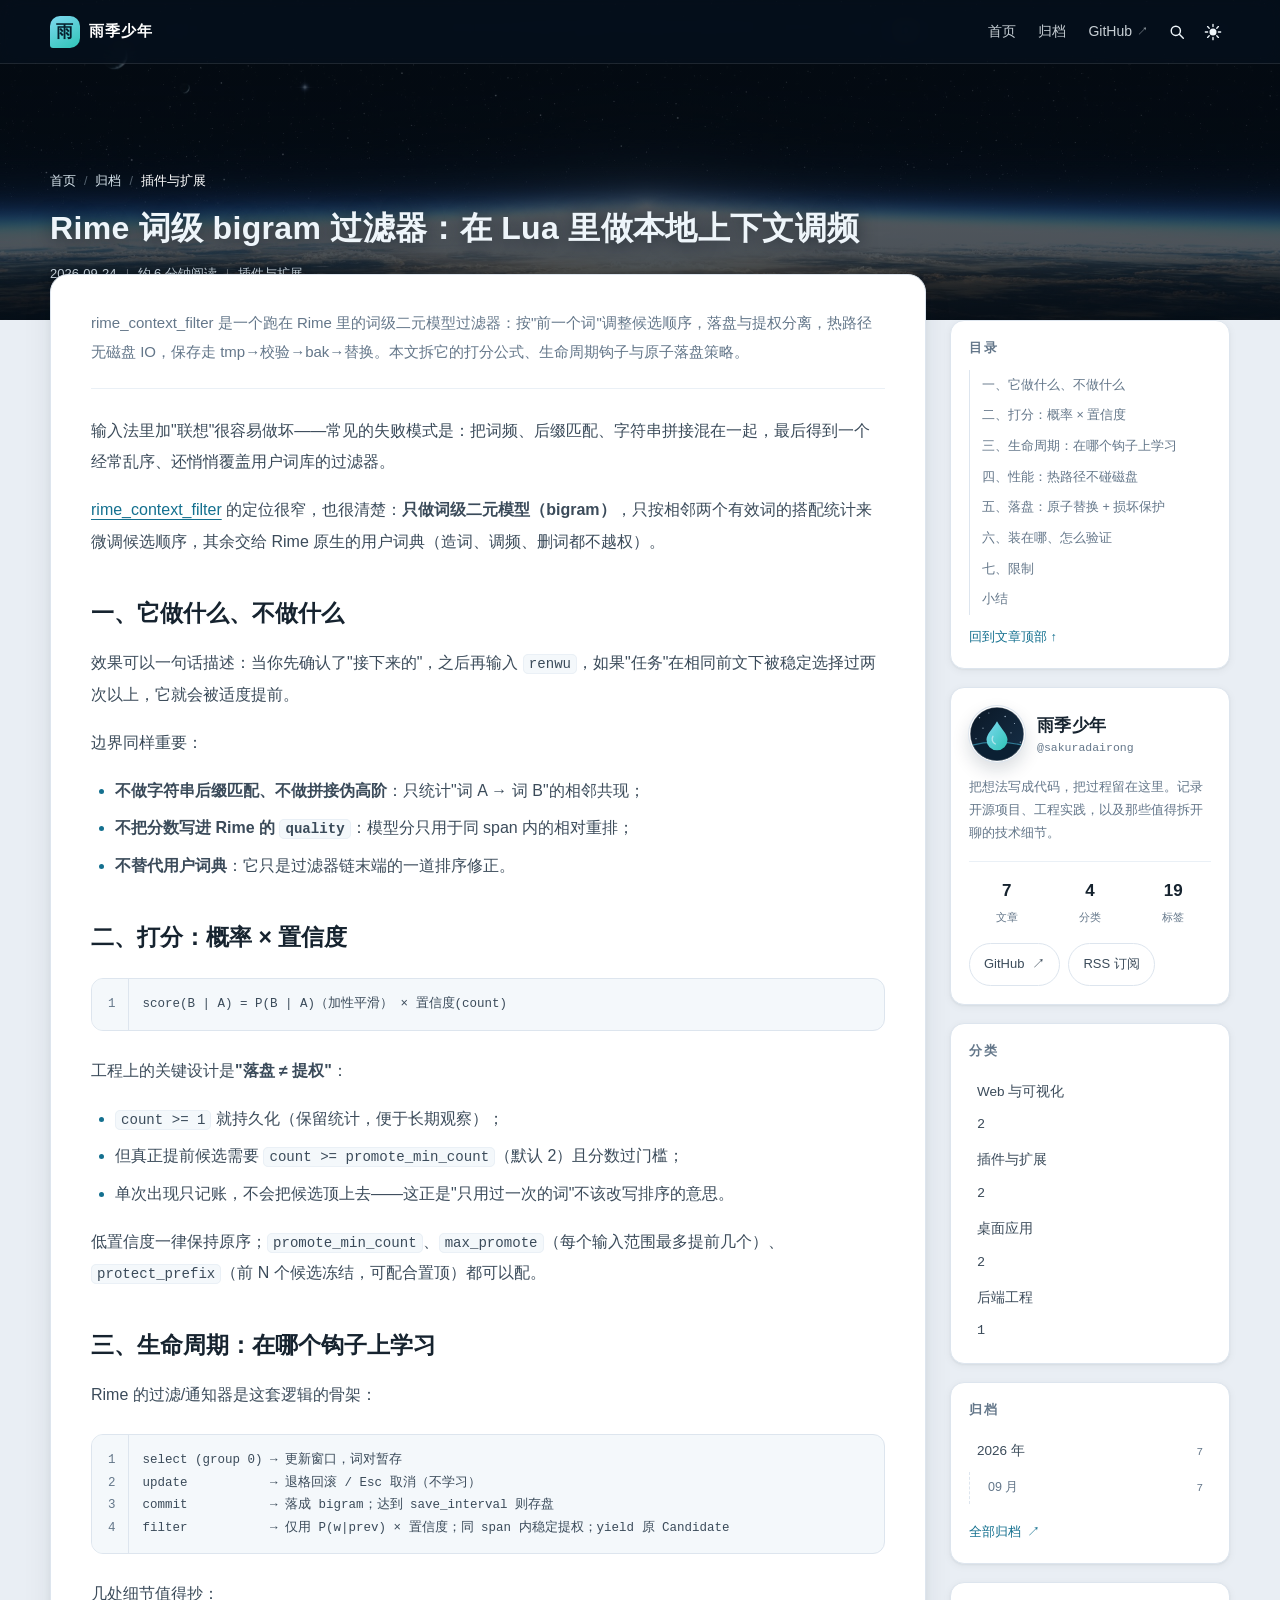
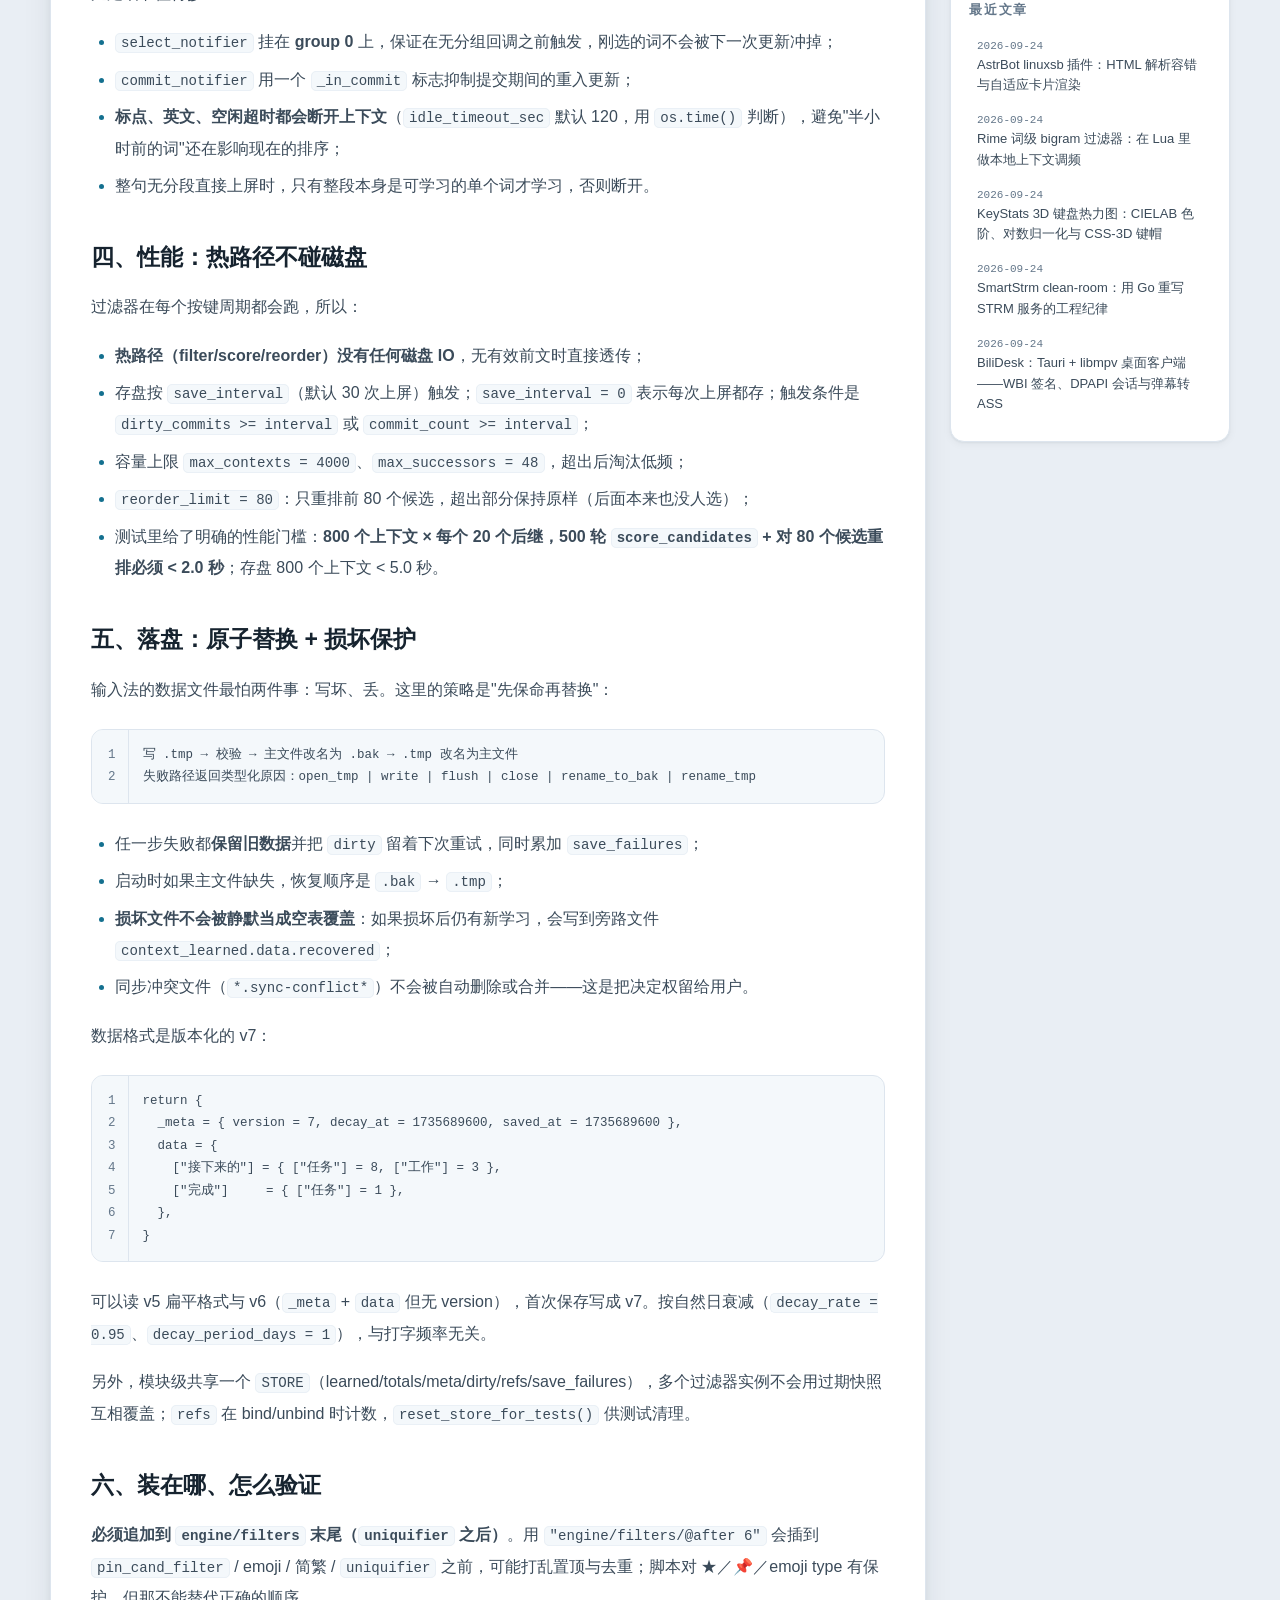
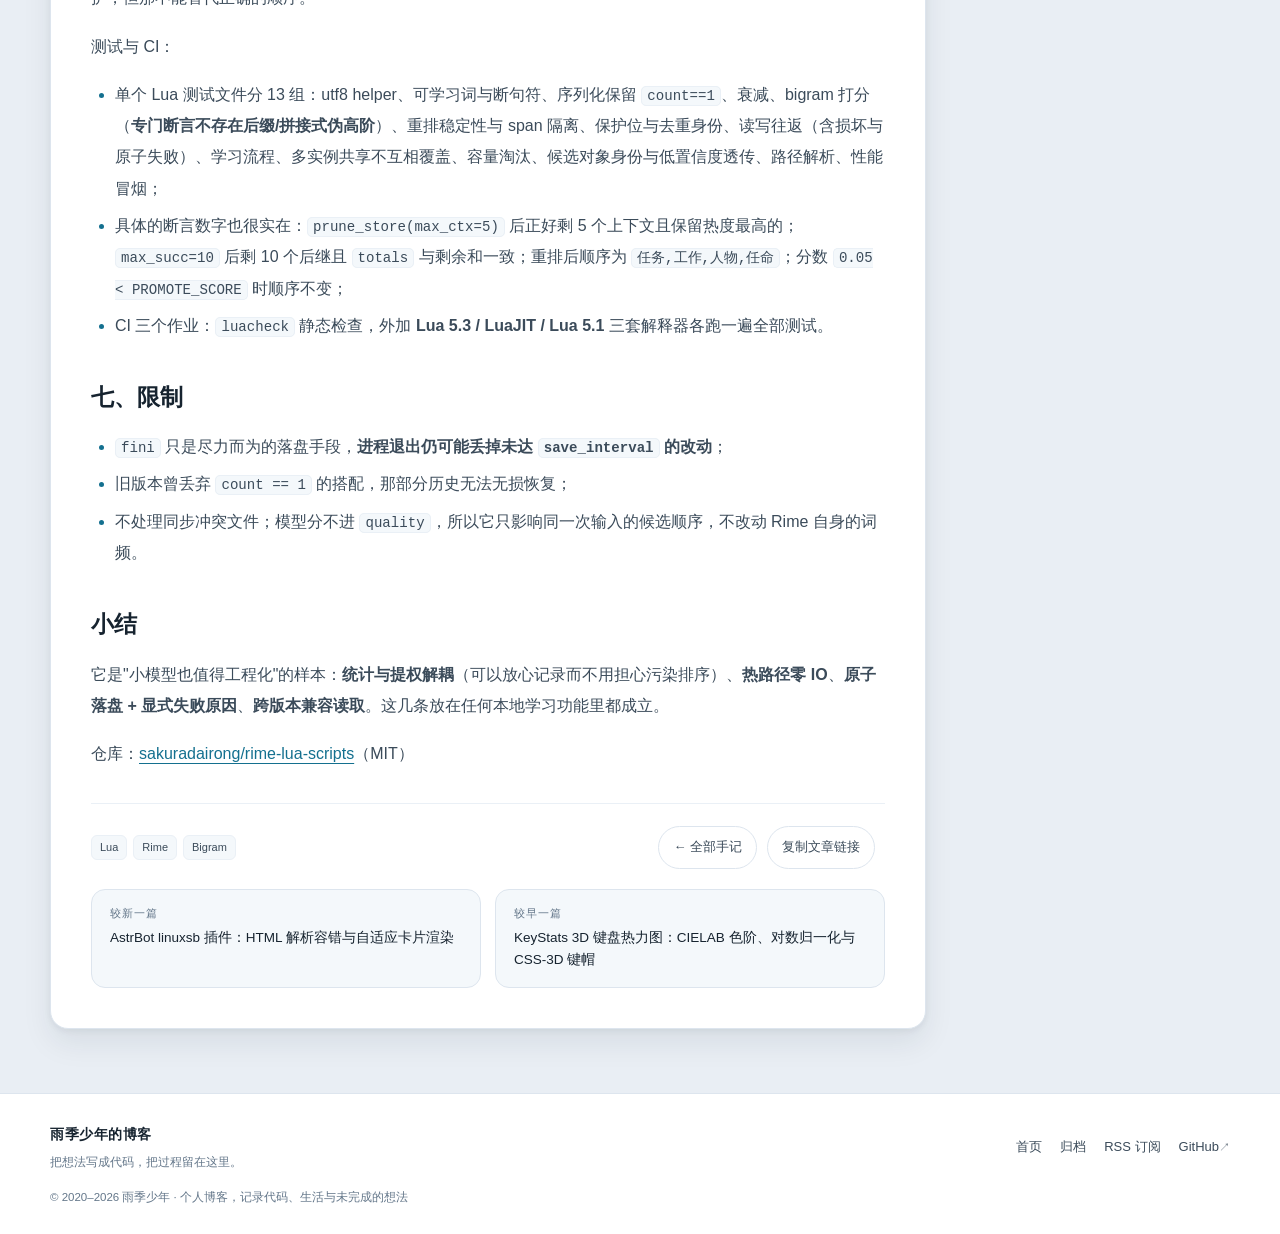
<file: 2026/09/24/rime-context-filter-bigram/index.html>
<!DOCTYPE html>
<html lang="zh-CN">
<head>
<meta charset="utf-8">
<meta name="viewport" content="width=device-width, initial-scale=1">
<meta name="color-scheme" content="light dark">
<title>Rime 词级 bigram 过滤器：在 Lua 里做本地上下文调频 | 雨季少年的博客</title>
<meta name="description" content="rime_context_filter 是一个跑在 Rime 里的词级二元模型过滤器：按&quot;前一个词&quot;调整候选顺序，落盘与提权分离，热路径无磁盘 IO，保存走 tmp→校验→bak→替换。本文拆它的打分公式、生命周期钩子与原子落盘策略。">
<meta property="og:title" content="Rime 词级 bigram 过滤器：在 Lua 里做本地上下文调频 | 雨季少年的博客">
<meta property="og:type" content="article">
<meta property="og:url" content="https://sakuradairong.github.io/2026/09/24/rime-context-filter-bigram/">
<meta property="og:description" content="rime_context_filter 是一个跑在 Rime 里的词级二元模型过滤器：按&quot;前一个词&quot;调整候选顺序，落盘与提权分离，热路径无磁盘 IO，保存走 tmp→校验→bak→替换。本文拆它的打分公式、生命周期钩子与原子落盘策略。">
<meta property="og:site_name" content="雨季少年的博客">
<meta name="twitter:card" content="summary">
<meta name="generator" content="Rain Notes / build_site.py">
<meta property="article:published_time" content="2026-09-24T07:00:00.000Z">
<link rel="canonical" href="https://sakuradairong.github.io/2026/09/24/rime-context-filter-bigram/">
<link rel="icon" href="/favicon.png">
<link rel="alternate" href="/atom.xml" title="雨季少年的博客" type="application/atom+xml">
<link rel="stylesheet" href="/css/style.css">
<script>(function(){try{var s=localStorage.getItem('rain-theme');var m=window.matchMedia&&window.matchMedia('(prefers-color-scheme: dark)').matches;var t=(s==='dark'||s==='light')?s:(m?'dark':'light');var r=document.documentElement;r.setAttribute('data-theme',t);if(s==='dark'||s==='light'){r.setAttribute('data-theme-choice','user');}}catch(e){}})();</script>
<script src="/js/script.js" defer></script>
</head>
<body class="page-post">
<a class="skip-link" href="#main">跳到正文</a>
<nav class="topbar" aria-label="主导航">
<div class="topbar-inner wrap">
<a class="topbar-brand" href="/"><span class="brand-mark" aria-hidden="true">雨</span><span class="brand-text">雨季少年</span></a>
<div class="topbar-actions">
<a class="nav-link" href="/">首页</a>
<a class="nav-link" href="/archives/">归档</a>
<a class="nav-link nav-ext" href="https://github.com/sakuradairong" target="_blank" rel="noopener">GitHub<span class="nav-ext-mark" aria-hidden="true">↗</span></a>
<button class="icon-btn" type="button" data-open-search aria-label="搜索文章" hidden><svg viewBox="0 0 20 20" width="18" height="18" aria-hidden="true" focusable="false"><circle cx="8.7" cy="8.7" r="5.1" fill="none" stroke="currentColor" stroke-width="1.6"/><path d="M12.6 12.6 17 17" fill="none" stroke="currentColor" stroke-width="1.6" stroke-linecap="round"/></svg></button>
<button class="icon-btn theme-toggle" type="button" data-theme-toggle aria-label="切换到深色模式" aria-pressed="false" hidden><svg viewBox="0 0 20 20" width="18" height="18" aria-hidden="true" focusable="false" class="icon-sun"><circle cx="10" cy="10" r="3.9" fill="currentColor"/><path d="M10 1.5V4M10 16v2.5M1.5 10H4M16 10h2.5M4 4l1.8 1.8M14.2 14.2 16 16M16 4l-1.8 1.8M5.8 14.2 4 16" fill="none" stroke="currentColor" stroke-width="1.5" stroke-linecap="round"/></svg><svg viewBox="0 0 20 20" width="18" height="18" aria-hidden="true" focusable="false" class="icon-moon"><path d="M15.8 13.2A6.6 6.6 0 0 1 7 4.3a6.8 6.8 0 1 0 8.8 8.9Z" fill="currentColor"/></svg></button>
</div>
</div>
<div class="topbar-progress" aria-hidden="true"><span data-progress></span></div>
</nav>
<header class="hero hero--page hero--post">
<div class="hero-media" aria-hidden="true"></div>
<div class="hero-inner wrap">
<nav class="breadcrumb" aria-label="面包屑"><a href="/">首页</a><span class="crumb-sep" aria-hidden="true">/</span><a href="/archives/">归档</a><span class="crumb-sep" aria-hidden="true">/</span><span class="crumb-current">插件与扩展</span></nav>
<h1 class="hero-title">Rime 词级 bigram 过滤器：在 Lua 里做本地上下文调频</h1>
<p class="hero-sub"><time datetime="2026-09-24T07:00:00.000Z">2026-09-24</time><span class="meta-sep" aria-hidden="true"></span><span>约 6 分钟阅读</span><span class="meta-sep" aria-hidden="true"></span><span>插件与扩展</span></p>
</div>
</header>
<main id="main" class="site-main wrap" tabindex="-1"><div class="page-grid page-grid--post" data-filter-scope>
<div class="page-main">
<article class="post">
<details class="toc-mobile"><summary>文章目录<span class="toc-mobile-count">8 节</span></summary><nav aria-label="文章目录"><ol class="toc-list"><li class="toc-item toc-level-2"><a href="#一它做什么不做什么">一、它做什么、不做什么</a></li><li class="toc-item toc-level-2"><a href="#二打分概率-置信度">二、打分：概率 × 置信度</a></li><li class="toc-item toc-level-2"><a href="#三生命周期在哪个钩子上学习">三、生命周期：在哪个钩子上学习</a></li><li class="toc-item toc-level-2"><a href="#四性能热路径不碰磁盘">四、性能：热路径不碰磁盘</a></li><li class="toc-item toc-level-2"><a href="#五落盘原子替换-损坏保护">五、落盘：原子替换 + 损坏保护</a></li><li class="toc-item toc-level-2"><a href="#六装在哪怎么验证">六、装在哪、怎么验证</a></li><li class="toc-item toc-level-2"><a href="#七限制">七、限制</a></li><li class="toc-item toc-level-2"><a href="#小结">小结</a></li></ol></nav></details>
<p class="post-lede">rime_context_filter 是一个跑在 Rime 里的词级二元模型过滤器：按&quot;前一个词&quot;调整候选顺序，落盘与提权分离，热路径无磁盘 IO，保存走 tmp→校验→bak→替换。本文拆它的打分公式、生命周期钩子与原子落盘策略。</p>
<div class="article-entry"><p>输入法里加"联想"很容易做坏——常见的失败模式是：把词频、后缀匹配、字符串拼接混在一起，最后得到一个经常乱序、还悄悄覆盖用户词库的过滤器。</p>
<p><a href="https://github.com/sakuradairong/rime-lua-scripts" target="_blank" rel="noopener">rime_context_filter</a> 的定位很窄，也很清楚：<strong>只做词级二元模型（bigram）</strong>，只按相邻两个有效词的搭配统计来微调候选顺序，其余交给 Rime 原生的用户词典（造词、调频、删词都不越权）。</p>
<h2 id="一它做什么不做什么"><a href="#一它做什么不做什么" class="headerlink" title="一、它做什么、不做什么"></a>一、它做什么、不做什么</h2>
<p>效果可以一句话描述：当你先确认了"接下来的"，之后再输入 <code>renwu</code>，如果"任务"在相同前文下被稳定选择过两次以上，它就会被适度提前。</p>
<p>边界同样重要：</p>
<ul>
<li><strong>不做字符串后缀匹配、不做拼接伪高阶</strong>：只统计"词 A → 词 B"的相邻共现；</li>
<li><strong>不把分数写进 Rime 的 <code>quality</code></strong>：模型分只用于同 span 内的相对重排；</li>
<li><strong>不替代用户词典</strong>：它只是过滤器链末端的一道排序修正。</li>
</ul>
<h2 id="二打分概率-置信度"><a href="#二打分概率-置信度" class="headerlink" title="二、打分：概率 × 置信度"></a>二、打分：概率 × 置信度</h2>
<figure class="highlight plain"><table><tr><td class="gutter"><pre><span class="line">1</span><br></pre></td><td class="code"><pre><span class="line">score(B | A) = P(B | A)（加性平滑） × 置信度(count)</span><br></pre></td></tr></table></figure>
<p>工程上的关键设计是<strong>"落盘 ≠ 提权"</strong>：</p>
<ul>
<li><code>count &gt;= 1</code> 就持久化（保留统计，便于长期观察）；</li>
<li>但真正提前候选需要 <code>count &gt;= promote_min_count</code>（默认 2）且分数过门槛；</li>
<li>单次出现只记账，不会把候选顶上去——这正是"只用过一次的词"不该改写排序的意思。</li>
</ul>
<p>低置信度一律保持原序；<code>promote_min_count</code>、<code>max_promote</code>（每个输入范围最多提前几个）、<code>protect_prefix</code>（前 N 个候选冻结，可配合置顶）都可以配。</p>
<h2 id="三生命周期在哪个钩子上学习"><a href="#三生命周期在哪个钩子上学习" class="headerlink" title="三、生命周期：在哪个钩子上学习"></a>三、生命周期：在哪个钩子上学习</h2>
<p>Rime 的过滤/通知器是这套逻辑的骨架：</p>
<figure class="highlight plain"><table><tr><td class="gutter"><pre><span class="line">1</span><br><span class="line">2</span><br><span class="line">3</span><br><span class="line">4</span><br></pre></td><td class="code"><pre><span class="line">select (group 0) → 更新窗口，词对暂存</span><br><span class="line">update           → 退格回滚 / Esc 取消（不学习）</span><br><span class="line">commit           → 落成 bigram；达到 save_interval 则存盘</span><br><span class="line">filter           → 仅用 P(w|prev) × 置信度；同 span 内稳定提权；yield 原 Candidate</span><br></pre></td></tr></table></figure>
<p>几处细节值得抄：</p>
<ul>
<li><code>select_notifier</code> 挂在 <strong>group 0</strong> 上，保证在无分组回调之前触发，刚选的词不会被下一次更新冲掉；</li>
<li><code>commit_notifier</code> 用一个 <code>_in_commit</code> 标志抑制提交期间的重入更新；</li>
<li><strong>标点、英文、空闲超时都会断开上下文</strong>（<code>idle_timeout_sec</code> 默认 120，用 <code>os.time()</code> 判断），避免"半小时前的词"还在影响现在的排序；</li>
<li>整句无分段直接上屏时，只有整段本身是可学习的单个词才学习，否则断开。</li>
</ul>
<h2 id="四性能热路径不碰磁盘"><a href="#四性能热路径不碰磁盘" class="headerlink" title="四、性能：热路径不碰磁盘"></a>四、性能：热路径不碰磁盘</h2>
<p>过滤器在每个按键周期都会跑，所以：</p>
<ul>
<li><strong>热路径（filter/score/reorder）没有任何磁盘 IO</strong>，无有效前文时直接透传；</li>
<li>存盘按 <code>save_interval</code>（默认 30 次上屏）触发；<code>save_interval = 0</code> 表示每次上屏都存；触发条件是 <code>dirty_commits &gt;= interval</code> 或 <code>commit_count &gt;= interval</code>；</li>
<li>容量上限 <code>max_contexts = 4000</code>、<code>max_successors = 48</code>，超出后淘汰低频；</li>
<li><code>reorder_limit = 80</code>：只重排前 80 个候选，超出部分保持原样（后面本来也没人选）；</li>
<li>测试里给了明确的性能门槛：<strong>800 个上下文 × 每个 20 个后继，500 轮 <code>score_candidates</code> + 对 80 个候选重排必须 &lt; 2.0 秒</strong>；存盘 800 个上下文 &lt; 5.0 秒。</li>
</ul>
<h2 id="五落盘原子替换-损坏保护"><a href="#五落盘原子替换-损坏保护" class="headerlink" title="五、落盘：原子替换 + 损坏保护"></a>五、落盘：原子替换 + 损坏保护</h2>
<p>输入法的数据文件最怕两件事：写坏、丢。这里的策略是"先保命再替换"：</p>
<figure class="highlight plain"><table><tr><td class="gutter"><pre><span class="line">1</span><br><span class="line">2</span><br></pre></td><td class="code"><pre><span class="line">写 .tmp → 校验 → 主文件改名为 .bak → .tmp 改名为主文件</span><br><span class="line">失败路径返回类型化原因：open_tmp | write | flush | close | rename_to_bak | rename_tmp</span><br></pre></td></tr></table></figure>
<ul>
<li>任一步失败都<strong>保留旧数据</strong>并把 <code>dirty</code> 留着下次重试，同时累加 <code>save_failures</code>；</li>
<li>启动时如果主文件缺失，恢复顺序是 <code>.bak</code> → <code>.tmp</code>；</li>
<li><strong>损坏文件不会被静默当成空表覆盖</strong>：如果损坏后仍有新学习，会写到旁路文件 <code>context_learned.data.recovered</code>；</li>
<li>同步冲突文件（<code>*.sync-conflict*</code>）不会被自动删除或合并——这是把决定权留给用户。</li>
</ul>
<p>数据格式是版本化的 v7：</p>
<figure class="highlight lua"><table><tr><td class="gutter"><pre><span class="line">1</span><br><span class="line">2</span><br><span class="line">3</span><br><span class="line">4</span><br><span class="line">5</span><br><span class="line">6</span><br><span class="line">7</span><br></pre></td><td class="code"><pre><span class="line">return {</span><br><span class="line">  _meta = { version = 7, decay_at = 1735689600, saved_at = 1735689600 },</span><br><span class="line">  data = {</span><br><span class="line">    [&quot;接下来的&quot;] = { [&quot;任务&quot;] = 8, [&quot;工作&quot;] = 3 },</span><br><span class="line">    [&quot;完成&quot;]     = { [&quot;任务&quot;] = 1 },</span><br><span class="line">  },</span><br><span class="line">}</span><br></pre></td></tr></table></figure>
<p>可以读 v5 扁平格式与 v6（<code>_meta</code> + <code>data</code> 但无 version），首次保存写成 v7。按自然日衰减（<code>decay_rate = 0.95</code>、<code>decay_period_days = 1</code>），与打字频率无关。</p>
<p>另外，模块级共享一个 <code>STORE</code>（learned/totals/meta/dirty/refs/save_failures），多个过滤器实例不会用过期快照互相覆盖；<code>refs</code> 在 bind/unbind 时计数，<code>reset_store_for_tests()</code> 供测试清理。</p>
<h2 id="六装在哪怎么验证"><a href="#六装在哪怎么验证" class="headerlink" title="六、装在哪、怎么验证"></a>六、装在哪、怎么验证</h2>
<p><strong>必须追加到 <code>engine/filters</code> 末尾（<code>uniquifier</code> 之后）</strong>。用 <code>"engine/filters/@after 6"</code> 会插到 <code>pin_cand_filter</code> / emoji / 简繁 / <code>uniquifier</code> 之前，可能打乱置顶与去重；脚本对 ★／📌／emoji type 有保护，但那不能替代正确的顺序。</p>
<p>测试与 CI：</p>
<ul>
<li>单个 Lua 测试文件分 13 组：utf8 helper、可学习词与断句符、序列化保留 <code>count==1</code>、衰减、bigram 打分（<strong>专门断言不存在后缀/拼接式伪高阶</strong>）、重排稳定性与 span 隔离、保护位与去重身份、读写往返（含损坏与原子失败）、学习流程、多实例共享不互相覆盖、容量淘汰、候选对象身份与低置信度透传、路径解析、性能冒烟；</li>
<li>具体的断言数字也很实在：<code>prune_store(max_ctx=5)</code> 后正好剩 5 个上下文且保留热度最高的；<code>max_succ=10</code> 后剩 10 个后继且 <code>totals</code> 与剩余和一致；重排后顺序为 <code>任务,工作,人物,任命</code>；分数 <code>0.05 &lt; PROMOTE_SCORE</code> 时顺序不变；</li>
<li>CI 三个作业：<code>luacheck</code> 静态检查，外加 <strong>Lua 5.3 / LuaJIT / Lua 5.1</strong> 三套解释器各跑一遍全部测试。</li>
</ul>
<h2 id="七限制"><a href="#七限制" class="headerlink" title="七、限制"></a>七、限制</h2>
<ul>
<li><code>fini</code> 只是尽力而为的落盘手段，<strong>进程退出仍可能丢掉未达 <code>save_interval</code> 的改动</strong>；</li>
<li>旧版本曾丢弃 <code>count == 1</code> 的搭配，那部分历史无法无损恢复；</li>
<li>不处理同步冲突文件；模型分不进 <code>quality</code>，所以它只影响同一次输入的候选顺序，不改动 Rime 自身的词频。</li>
</ul>
<h2 id="小结"><a href="#小结" class="headerlink" title="小结"></a>小结</h2>
<p>它是"小模型也值得工程化"的样本：<strong>统计与提权解耦</strong>（可以放心记录而不用担心污染排序）、<strong>热路径零 IO</strong>、<strong>原子落盘 + 显式失败原因</strong>、<strong>跨版本兼容读取</strong>。这几条放在任何本地学习功能里都成立。</p>
<p>仓库：<a href="https://github.com/sakuradairong/rime-lua-scripts" target="_blank" rel="noopener">sakuradairong/rime-lua-scripts</a>（MIT）</p></div>
<footer class="article-footer">
<ul class="post-tags post-tags--footer"><li>Lua</li><li>Rime</li><li>Bigram</li></ul>
<div class="article-actions">
<a class="btn-ghost" href="/">← 全部手记</a>
<button class="btn-ghost" type="button" data-copy-url hidden>复制文章链接</button>
<span id="copy-status" class="copy-status" role="status"></span>
</div>
</footer>
<nav class="article-nav" aria-label="相邻文章"><a class="neighbour" href="/2026/09/24/astrbot-plugin-linuxsb/"><span class="neighbour-label">较新一篇</span><span class="neighbour-title">AstrBot linuxsb 插件：HTML 解析容错与自适应卡片渲染</span></a><a class="neighbour" href="/2026/09/24/keystats-3d-heatmap/"><span class="neighbour-label">较早一篇</span><span class="neighbour-title">KeyStats 3D 键盘热力图：CIELAB 色阶、对数归一化与 CSS-3D 键帽</span></a></nav>
</article>
</div>
<aside class="sidebar sidebar--post"><section class="widget widget-toc">
<h2 class="widget-title">目录</h2>
<nav aria-label="文章目录"><ol class="toc-list"><li class="toc-item toc-level-2"><a href="#一它做什么不做什么">一、它做什么、不做什么</a></li><li class="toc-item toc-level-2"><a href="#二打分概率-置信度">二、打分：概率 × 置信度</a></li><li class="toc-item toc-level-2"><a href="#三生命周期在哪个钩子上学习">三、生命周期：在哪个钩子上学习</a></li><li class="toc-item toc-level-2"><a href="#四性能热路径不碰磁盘">四、性能：热路径不碰磁盘</a></li><li class="toc-item toc-level-2"><a href="#五落盘原子替换-损坏保护">五、落盘：原子替换 + 损坏保护</a></li><li class="toc-item toc-level-2"><a href="#六装在哪怎么验证">六、装在哪、怎么验证</a></li><li class="toc-item toc-level-2"><a href="#七限制">七、限制</a></li><li class="toc-item toc-level-2"><a href="#小结">小结</a></li></ol></nav>
<a class="widget-more" href="#main">回到文章顶部 ↑</a>
</section><section class="widget widget-author">
<div class="author-top">
<img class="author-avatar" src="/css/images/avatar.svg" alt="" width="60" height="60" loading="lazy" decoding="async">
<div class="author-id">
<h2 class="widget-title">雨季少年</h2>
<p class="author-handle">@sakuradairong</p>
</div>
</div>
<p class="author-bio">把想法写成代码，把过程留在这里。记录开源项目、工程实践，以及那些值得拆开聊的技术细节。</p>
<ul class="author-stats">
<li><strong>7</strong><span>文章</span></li>
<li><strong>4</strong><span>分类</span></li>
<li><strong>19</strong><span>标签</span></li>
</ul>
<a class="btn-ghost" href="https://github.com/sakuradairong" target="_blank" rel="noopener">GitHub<span aria-hidden="true">↗</span></a><a class="btn-ghost" href="/atom.xml">RSS 订阅</a>
</section><section class="widget widget-cats">
<h2 class="widget-title">分类</h2>
<ul class="widget-list"><li><span class="widget-label">Web 与可视化</span><span class="widget-count">2</span></li><li><span class="widget-label">插件与扩展</span><span class="widget-count">2</span></li><li><span class="widget-label">桌面应用</span><span class="widget-count">2</span></li><li><span class="widget-label">后端工程</span><span class="widget-count">1</span></li></ul>

</section><section class="widget widget-archive">
<h2 class="widget-title">归档</h2>
<ul class="widget-list widget-list--tree"><li><a href="/archives/2026/"><span class="widget-label">2026 年</span><span class="widget-count">7</span></a><ul class="archive-months"><li><a href="/archives/2026/09/"><span class="widget-label">09 月</span><span class="widget-count">7</span></a></li></ul></li></ul>
<a class="widget-more" href="/archives/">全部归档<span aria-hidden="true">↗</span></a>
</section><section class="widget widget-recent">
<h2 class="widget-title">最近文章</h2>
<ol class="recent-list"><li><a href="/2026/09/24/astrbot-plugin-linuxsb/"><time datetime="2026-09-24T08:00:00.000Z">2026-09-24</time><span class="recent-title">AstrBot linuxsb 插件：HTML 解析容错与自适应卡片渲染</span></a></li><li><a href="/2026/09/24/rime-context-filter-bigram/"><time datetime="2026-09-24T07:00:00.000Z">2026-09-24</time><span class="recent-title">Rime 词级 bigram 过滤器：在 Lua 里做本地上下文调频</span></a></li><li><a href="/2026/09/24/keystats-3d-heatmap/"><time datetime="2026-09-24T06:00:00.000Z">2026-09-24</time><span class="recent-title">KeyStats 3D 键盘热力图：CIELAB 色阶、对数归一化与 CSS-3D 键帽</span></a></li><li><a href="/2026/09/24/smartstrm-cleanroom-go/"><time datetime="2026-09-24T05:00:00.000Z">2026-09-24</time><span class="recent-title">SmartStrm clean-room：用 Go 重写 STRM 服务的工程纪律</span></a></li><li><a href="/2026/09/24/bilidesk-tauri-libmpv/"><time datetime="2026-09-24T03:00:00.000Z">2026-09-24</time><span class="recent-title">BiliDesk：Tauri + libmpv 桌面客户端——WBI 签名、DPAPI 会话与弹幕转 ASS</span></a></li></ol>
</section></aside>
</div></main>
<footer class="site-footer">
<div class="wrap footer-inner">
<div class="footer-brand">
<a href="/">雨季少年的博客</a>
<p>把想法写成代码，把过程留在这里。</p>
</div>
<nav class="footer-nav" aria-label="页脚导航">
<a href="/">首页</a>
<a href="/archives/">归档</a>
<a href="/atom.xml">RSS 订阅</a>
<a href="https://github.com/sakuradairong" target="_blank" rel="noopener">GitHub<span class="nav-ext-mark" aria-hidden="true">↗</span></a>
</nav>
<p class="footer-note">© 2020–2026 雨季少年 · 个人博客，记录代码、生活与未完成的想法</p>
</div>
</footer>
<button class="to-top" type="button" data-to-top aria-label="回到页面顶部" hidden><svg viewBox="0 0 20 20" width="18" height="18" aria-hidden="true" focusable="false"><path d="M10 16.5V4M4.6 9.4 10 4l5.4 5.4" fill="none" stroke="currentColor" stroke-width="1.7" stroke-linecap="round" stroke-linejoin="round"/></svg></button>
<dialog id="search-dialog" aria-labelledby="search-title">
<div class="search-head">
<h2 id="search-title">搜索文章</h2>
<button class="icon-btn" type="button" data-close-search aria-label="关闭搜索"><span aria-hidden="true">✕</span></button>
</div>
<div class="search-field">
<span class="search-field-icon" aria-hidden="true"><svg viewBox="0 0 20 20" width="18" height="18" aria-hidden="true" focusable="false"><circle cx="8.7" cy="8.7" r="5.1" fill="none" stroke="currentColor" stroke-width="1.6"/><path d="M12.6 12.6 17 17" fill="none" stroke="currentColor" stroke-width="1.6" stroke-linecap="round"/></svg></span>
<label class="sr-only" for="search-input">输入标题、分类、标签或关键词</label>
<input id="search-input" type="search" placeholder="输入标题、标签或关键词…" autocomplete="off" spellcheck="false">
</div>
<p id="search-status" class="search-status" role="status"></p>
<ul class="search-results"><li class="search-item" data-search="AstrBot linuxsb 插件：HTML 解析容错与自适应卡片渲染 一个把 linux.sb 帖子链接变成预览卡片的 AstrBot 插件。真正的工作量在解析容错、卡片自适应布局，以及&quot;宁可报错也不发空卡片&quot;的失败策略上。 插件与扩展 Python, AstrBot, HTML"><a href="/2026/09/24/astrbot-plugin-linuxsb/"><span class="search-meta">插件与扩展 · 2026-09-24 · 约 7 分钟</span><span class="search-title">AstrBot linuxsb 插件：HTML 解析容错与自适应卡片渲染</span></a></li><li class="search-item" data-search="Rime 词级 bigram 过滤器：在 Lua 里做本地上下文调频 rime_context_filter 是一个跑在 Rime 里的词级二元模型过滤器：按&quot;前一个词&quot;调整候选顺序，落盘与提权分离，热路径无磁盘 IO，保存走 tmp→校验→bak→替换。本文拆它的打分公式、生命周期钩子与原子落盘策略。 插件与扩展 Lua, Rime, Bigram"><a href="/2026/09/24/rime-context-filter-bigram/"><span class="search-meta">插件与扩展 · 2026-09-24 · 约 6 分钟</span><span class="search-title">Rime 词级 bigram 过滤器：在 Lua 里做本地上下文调频</span></a></li><li class="search-item" data-search="KeyStats 3D 键盘热力图：CIELAB 色阶、对数归一化与 CSS-3D 键帽 把 KeyStats 导出的 JSON 变成可交互的 3D 键盘热力图，难点不在 3D，而在数据清洗、组合键拆分、色阶的感知均匀性与键盘布局的坐标建模。本文逐层拆解这几个函数。 Web 与可视化 CSS 3D, TypeScript, 可视化"><a href="/2026/09/24/keystats-3d-heatmap/"><span class="search-meta">Web 与可视化 · 2026-09-24 · 约 7 分钟</span><span class="search-title">KeyStats 3D 键盘热力图：CIELAB 色阶、对数归一化与 CSS-3D 键帽</span></a></li><li class="search-item" data-search="SmartStrm clean-room：用 Go 重写 STRM 服务的工程纪律 smartstrm-cleanroom 是 Go 从零实现的 STRM 生成、任务自动化与安全播放服务。比起功能清单，它更值得看的是纪律：严格配置校验、HMAC 签名播放、竞态测试、功能矩阵与&quot;未经验证不得标完成&quot;的完成规则。 后端工程 Go, STRM, 工程实践"><a href="/2026/09/24/smartstrm-cleanroom-go/"><span class="search-meta">后端工程 · 2026-09-24 · 约 8 分钟</span><span class="search-title">SmartStrm clean-room：用 Go 重写 STRM 服务的工程纪律</span></a></li><li class="search-item" data-search="BiliDesk：Tauri + libmpv 桌面客户端——WBI 签名、DPAPI 会话与弹幕转 ASS BiliDesk 是用 Tauri + React + libmpv 写的 Windows B 站桌面客户端。本文讲它怎么在 Rust 侧实现 WBI 签名、怎么用 DPAPI 保护登录态、怎么把弹幕转成 ASS 交给 mpv，以及为什么封面要走自定义协议。 桌面应用 Tauri, Rust, libmpv"><a href="/2026/09/24/bilidesk-tauri-libmpv/"><span class="search-meta">桌面应用 · 2026-09-24 · 约 7 分钟</span><span class="search-title">BiliDesk：Tauri + libmpv 桌面客户端——WBI 签名、DPAPI 会话与弹幕转 ASS</span></a></li><li class="search-item" data-search="TieZ：Tauri 2 剪贴板管线的分层、主题系统与 XChaCha20 加密中继 TieZ 是一个 Tauri 2 + React + Rust 的跨平台剪贴板管理器，3.5 万行 Rust 里包含采集管线、SQLite 仓储、主题系统、WebDAV/MQTT 同步，以及一条刻意独立于云同步的加密中继通道。本文讲它的分层边界、主题令牌体系和中继的密码学设计。 桌面应用 Tauri, Rust, React"><a href="/2026/09/24/tiez-clipboard-tauri/"><span class="search-meta">桌面应用 · 2026-09-24 · 约 9 分钟</span><span class="search-title">TieZ：Tauri 2 剪贴板管线的分层、主题系统与 XChaCha20 加密中继</span></a></li><li class="search-item" data-search="TruckDeck：用 Express + WebSocket 把 ETS2/ATS 遥测送进手机浏览器 TruckDeck 是一套跑在局域网 PC 上的 Node 服务，把 Euro Truck Simulator 2 / American Truck Simulator 的遥测推给手机浏览器，并把手机上的点按变成游戏按键。本文拆解它的模块划分、冻结的 WebSocket 契约、遥测与按键注入链路，以及&quot;绝不在 mock 模式下注入&quot;的边界设计。 Web 与可视化 Node.js, WebSocket, 遥测"><a href="/2026/09/24/truckdeck-telemetry-control/"><span class="search-meta">Web 与可视化 · 2026-09-24 · 约 10 分钟</span><span class="search-title">TruckDeck：用 Express + WebSocket 把 ETS2/ATS 遥测送进手机浏览器</span></a></li></ul>
<p class="search-hint">按 <kbd>/</kbd> 打开搜索，<kbd>Esc</kbd> 关闭；多个关键词用空格分隔，搜索在本地完成。</p>
</dialog>
</body></html>
</file>
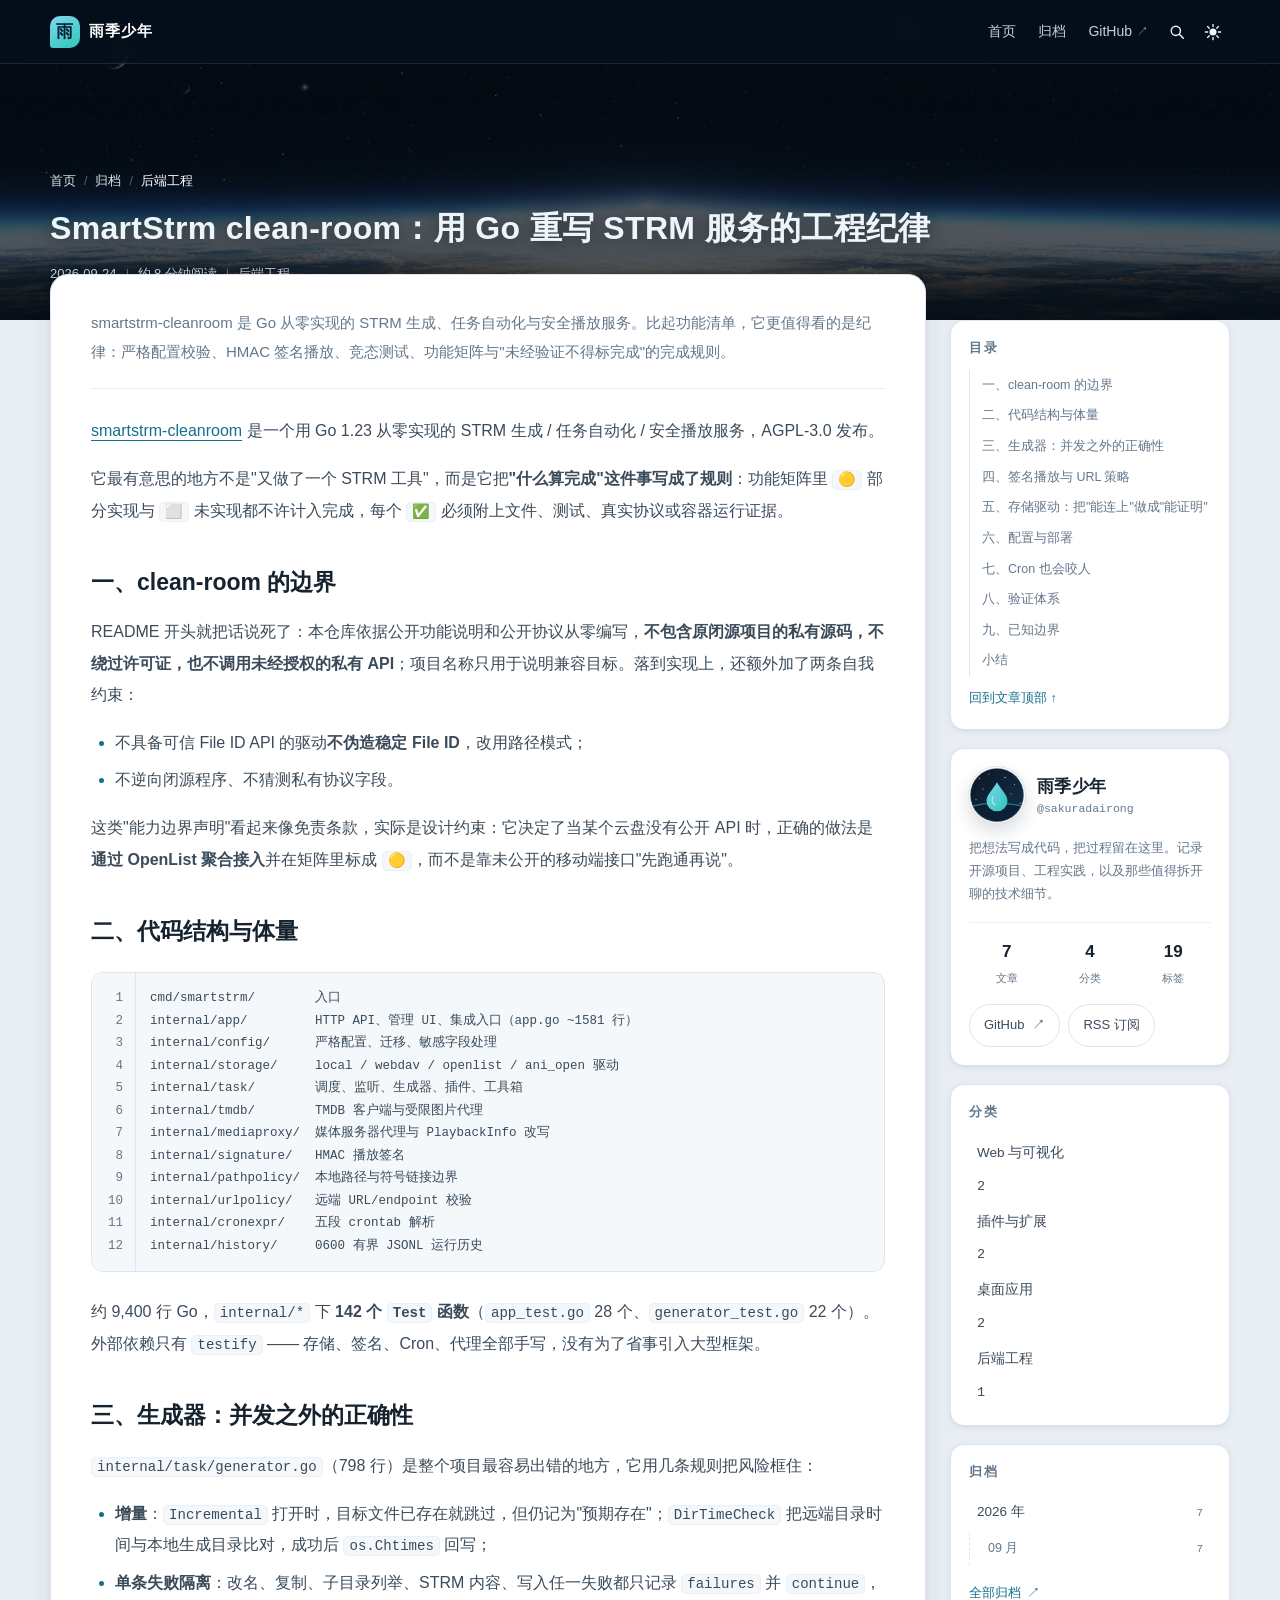
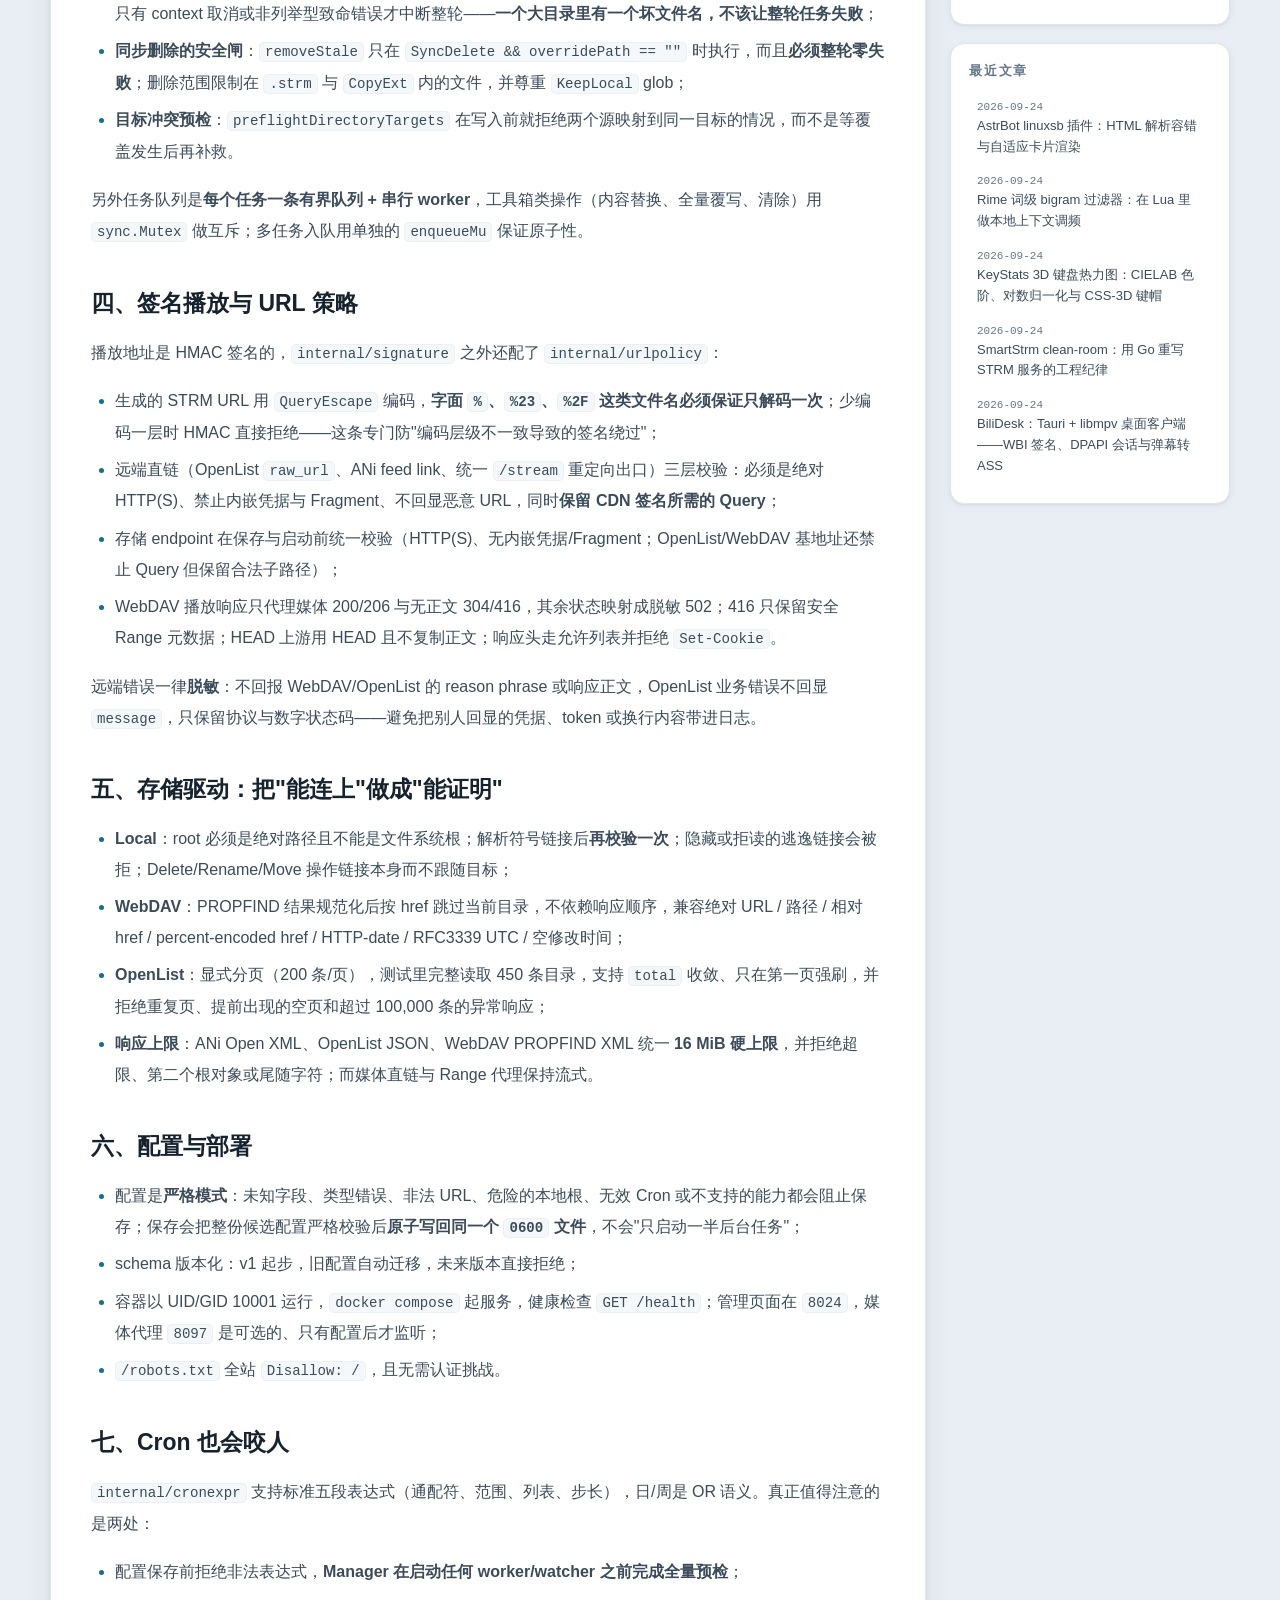
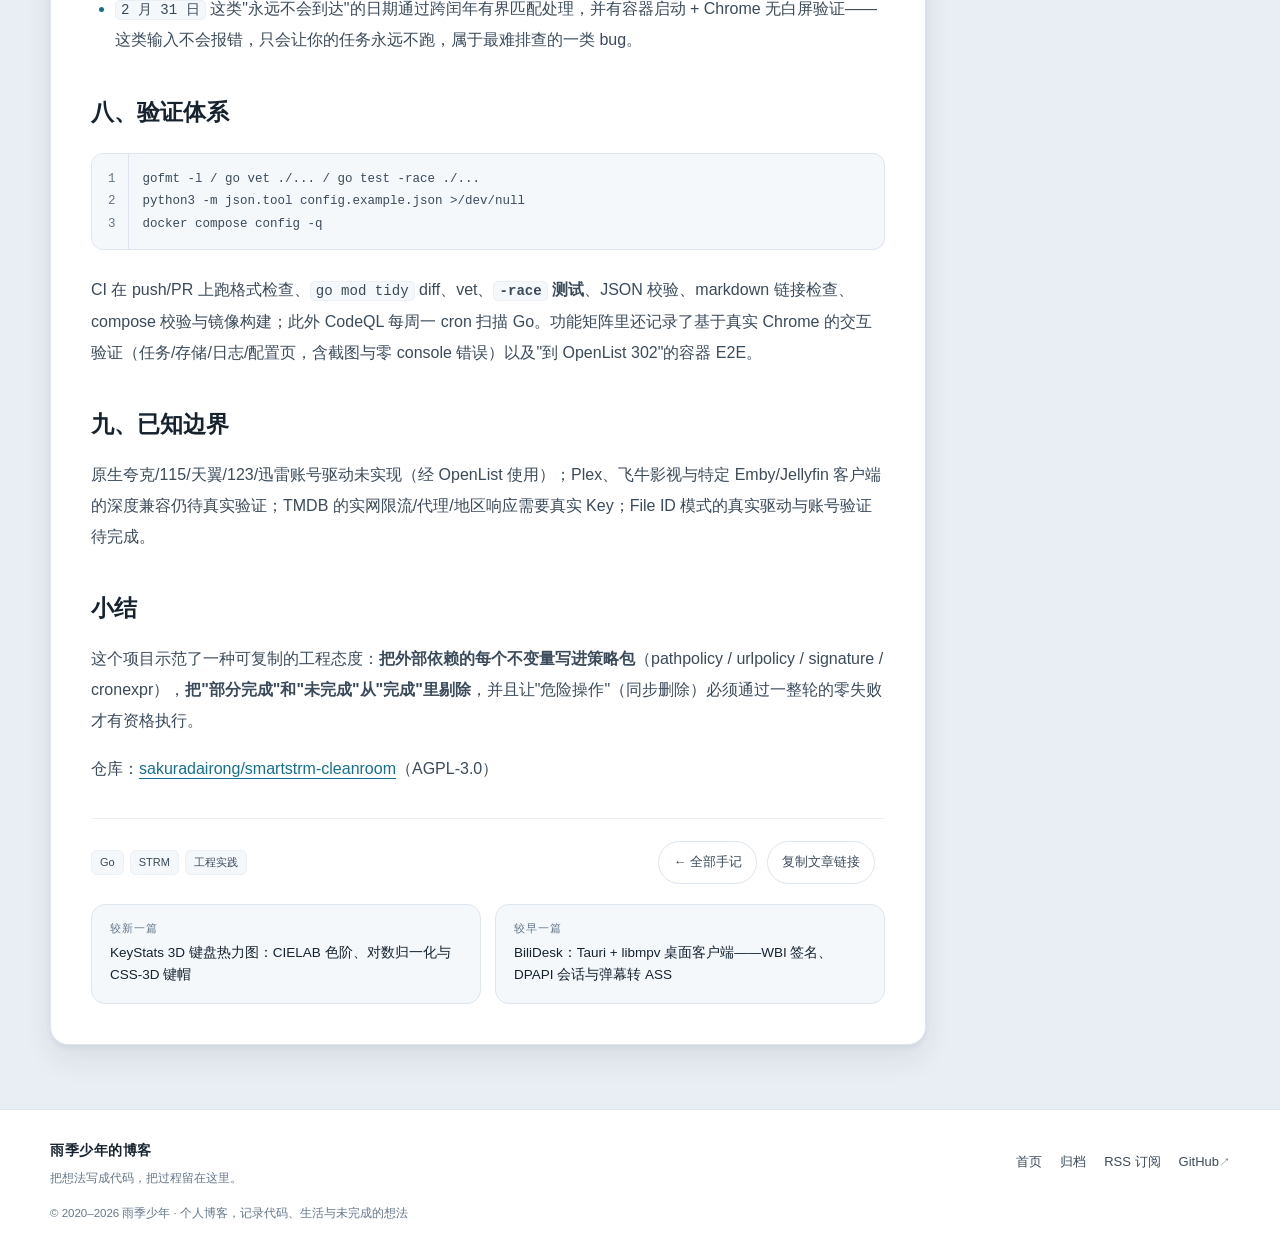
<file: 2026/09/24/smartstrm-cleanroom-go/index.html>
<!DOCTYPE html>
<html lang="zh-CN">
<head>
<meta charset="utf-8">
<meta name="viewport" content="width=device-width, initial-scale=1">
<meta name="color-scheme" content="light dark">
<title>SmartStrm clean-room：用 Go 重写 STRM 服务的工程纪律 | 雨季少年的博客</title>
<meta name="description" content="smartstrm-cleanroom 是 Go 从零实现的 STRM 生成、任务自动化与安全播放服务。比起功能清单，它更值得看的是纪律：严格配置校验、HMAC 签名播放、竞态测试、功能矩阵与&quot;未经验证不得标完成&quot;的完成规则。">
<meta property="og:title" content="SmartStrm clean-room：用 Go 重写 STRM 服务的工程纪律 | 雨季少年的博客">
<meta property="og:type" content="article">
<meta property="og:url" content="https://sakuradairong.github.io/2026/09/24/smartstrm-cleanroom-go/">
<meta property="og:description" content="smartstrm-cleanroom 是 Go 从零实现的 STRM 生成、任务自动化与安全播放服务。比起功能清单，它更值得看的是纪律：严格配置校验、HMAC 签名播放、竞态测试、功能矩阵与&quot;未经验证不得标完成&quot;的完成规则。">
<meta property="og:site_name" content="雨季少年的博客">
<meta name="twitter:card" content="summary">
<meta name="generator" content="Rain Notes / build_site.py">
<meta property="article:published_time" content="2026-09-24T05:00:00.000Z">
<link rel="canonical" href="https://sakuradairong.github.io/2026/09/24/smartstrm-cleanroom-go/">
<link rel="icon" href="/favicon.png">
<link rel="alternate" href="/atom.xml" title="雨季少年的博客" type="application/atom+xml">
<link rel="stylesheet" href="/css/style.css">
<script>(function(){try{var s=localStorage.getItem('rain-theme');var m=window.matchMedia&&window.matchMedia('(prefers-color-scheme: dark)').matches;var t=(s==='dark'||s==='light')?s:(m?'dark':'light');var r=document.documentElement;r.setAttribute('data-theme',t);if(s==='dark'||s==='light'){r.setAttribute('data-theme-choice','user');}}catch(e){}})();</script>
<script src="/js/script.js" defer></script>
</head>
<body class="page-post">
<a class="skip-link" href="#main">跳到正文</a>
<nav class="topbar" aria-label="主导航">
<div class="topbar-inner wrap">
<a class="topbar-brand" href="/"><span class="brand-mark" aria-hidden="true">雨</span><span class="brand-text">雨季少年</span></a>
<div class="topbar-actions">
<a class="nav-link" href="/">首页</a>
<a class="nav-link" href="/archives/">归档</a>
<a class="nav-link nav-ext" href="https://github.com/sakuradairong" target="_blank" rel="noopener">GitHub<span class="nav-ext-mark" aria-hidden="true">↗</span></a>
<button class="icon-btn" type="button" data-open-search aria-label="搜索文章" hidden><svg viewBox="0 0 20 20" width="18" height="18" aria-hidden="true" focusable="false"><circle cx="8.7" cy="8.7" r="5.1" fill="none" stroke="currentColor" stroke-width="1.6"/><path d="M12.6 12.6 17 17" fill="none" stroke="currentColor" stroke-width="1.6" stroke-linecap="round"/></svg></button>
<button class="icon-btn theme-toggle" type="button" data-theme-toggle aria-label="切换到深色模式" aria-pressed="false" hidden><svg viewBox="0 0 20 20" width="18" height="18" aria-hidden="true" focusable="false" class="icon-sun"><circle cx="10" cy="10" r="3.9" fill="currentColor"/><path d="M10 1.5V4M10 16v2.5M1.5 10H4M16 10h2.5M4 4l1.8 1.8M14.2 14.2 16 16M16 4l-1.8 1.8M5.8 14.2 4 16" fill="none" stroke="currentColor" stroke-width="1.5" stroke-linecap="round"/></svg><svg viewBox="0 0 20 20" width="18" height="18" aria-hidden="true" focusable="false" class="icon-moon"><path d="M15.8 13.2A6.6 6.6 0 0 1 7 4.3a6.8 6.8 0 1 0 8.8 8.9Z" fill="currentColor"/></svg></button>
</div>
</div>
<div class="topbar-progress" aria-hidden="true"><span data-progress></span></div>
</nav>
<header class="hero hero--page hero--post">
<div class="hero-media" aria-hidden="true"></div>
<div class="hero-inner wrap">
<nav class="breadcrumb" aria-label="面包屑"><a href="/">首页</a><span class="crumb-sep" aria-hidden="true">/</span><a href="/archives/">归档</a><span class="crumb-sep" aria-hidden="true">/</span><span class="crumb-current">后端工程</span></nav>
<h1 class="hero-title">SmartStrm clean-room：用 Go 重写 STRM 服务的工程纪律</h1>
<p class="hero-sub"><time datetime="2026-09-24T05:00:00.000Z">2026-09-24</time><span class="meta-sep" aria-hidden="true"></span><span>约 8 分钟阅读</span><span class="meta-sep" aria-hidden="true"></span><span>后端工程</span></p>
</div>
</header>
<main id="main" class="site-main wrap" tabindex="-1"><div class="page-grid page-grid--post" data-filter-scope>
<div class="page-main">
<article class="post">
<details class="toc-mobile"><summary>文章目录<span class="toc-mobile-count">10 节</span></summary><nav aria-label="文章目录"><ol class="toc-list"><li class="toc-item toc-level-2"><a href="#一clean-room-的边界">一、clean-room 的边界</a></li><li class="toc-item toc-level-2"><a href="#二代码结构与体量">二、代码结构与体量</a></li><li class="toc-item toc-level-2"><a href="#三生成器并发之外的正确性">三、生成器：并发之外的正确性</a></li><li class="toc-item toc-level-2"><a href="#四签名播放与-url-策略">四、签名播放与 URL 策略</a></li><li class="toc-item toc-level-2"><a href="#五存储驱动把能连上做成能证明">五、存储驱动：把&quot;能连上&quot;做成&quot;能证明&quot;</a></li><li class="toc-item toc-level-2"><a href="#六配置与部署">六、配置与部署</a></li><li class="toc-item toc-level-2"><a href="#七cron-也会咬人">七、Cron 也会咬人</a></li><li class="toc-item toc-level-2"><a href="#八验证体系">八、验证体系</a></li><li class="toc-item toc-level-2"><a href="#九已知边界">九、已知边界</a></li><li class="toc-item toc-level-2"><a href="#小结">小结</a></li></ol></nav></details>
<p class="post-lede">smartstrm-cleanroom 是 Go 从零实现的 STRM 生成、任务自动化与安全播放服务。比起功能清单，它更值得看的是纪律：严格配置校验、HMAC 签名播放、竞态测试、功能矩阵与&quot;未经验证不得标完成&quot;的完成规则。</p>
<div class="article-entry"><p><a href="https://github.com/sakuradairong/smartstrm-cleanroom" target="_blank" rel="noopener">smartstrm-cleanroom</a> 是一个用 Go 1.23 从零实现的 STRM 生成 / 任务自动化 / 安全播放服务，AGPL-3.0 发布。</p>
<p>它最有意思的地方不是"又做了一个 STRM 工具"，而是它把<strong>"什么算完成"这件事写成了规则</strong>：功能矩阵里 <code>🟡</code> 部分实现与 <code>⬜</code> 未实现都不许计入完成，每个 <code>✅</code> 必须附上文件、测试、真实协议或容器运行证据。</p>
<h2 id="一clean-room-的边界"><a href="#一clean-room-的边界" class="headerlink" title="一、clean-room 的边界"></a>一、clean-room 的边界</h2>
<p>README 开头就把话说死了：本仓库依据公开功能说明和公开协议从零编写，<strong>不包含原闭源项目的私有源码，不绕过许可证，也不调用未经授权的私有 API</strong>；项目名称只用于说明兼容目标。落到实现上，还额外加了两条自我约束：</p>
<ul>
<li>不具备可信 File ID API 的驱动<strong>不伪造稳定 File ID</strong>，改用路径模式；</li>
<li>不逆向闭源程序、不猜测私有协议字段。</li>
</ul>
<p>这类"能力边界声明"看起来像免责条款，实际是设计约束：它决定了当某个云盘没有公开 API 时，正确的做法是<strong>通过 OpenList 聚合接入</strong>并在矩阵里标成 <code>🟡</code>，而不是靠未公开的移动端接口"先跑通再说"。</p>
<h2 id="二代码结构与体量"><a href="#二代码结构与体量" class="headerlink" title="二、代码结构与体量"></a>二、代码结构与体量</h2>
<figure class="highlight plain"><table><tr><td class="gutter"><pre><span class="line">1</span><br><span class="line">2</span><br><span class="line">3</span><br><span class="line">4</span><br><span class="line">5</span><br><span class="line">6</span><br><span class="line">7</span><br><span class="line">8</span><br><span class="line">9</span><br><span class="line">10</span><br><span class="line">11</span><br><span class="line">12</span><br></pre></td><td class="code"><pre><span class="line">cmd/smartstrm/        入口</span><br><span class="line">internal/app/         HTTP API、管理 UI、集成入口（app.go ~1581 行）</span><br><span class="line">internal/config/      严格配置、迁移、敏感字段处理</span><br><span class="line">internal/storage/     local / webdav / openlist / ani_open 驱动</span><br><span class="line">internal/task/        调度、监听、生成器、插件、工具箱</span><br><span class="line">internal/tmdb/        TMDB 客户端与受限图片代理</span><br><span class="line">internal/mediaproxy/  媒体服务器代理与 PlaybackInfo 改写</span><br><span class="line">internal/signature/   HMAC 播放签名</span><br><span class="line">internal/pathpolicy/  本地路径与符号链接边界</span><br><span class="line">internal/urlpolicy/   远端 URL/endpoint 校验</span><br><span class="line">internal/cronexpr/    五段 crontab 解析</span><br><span class="line">internal/history/     0600 有界 JSONL 运行历史</span><br></pre></td></tr></table></figure>
<p>约 9,400 行 Go，<code>internal/*</code> 下 <strong>142 个 <code>Test</code> 函数</strong>（<code>app_test.go</code> 28 个、<code>generator_test.go</code> 22 个）。外部依赖只有 <code>testify</code> —— 存储、签名、Cron、代理全部手写，没有为了省事引入大型框架。</p>
<h2 id="三生成器并发之外的正确性"><a href="#三生成器并发之外的正确性" class="headerlink" title="三、生成器：并发之外的正确性"></a>三、生成器：并发之外的正确性</h2>
<p><code>internal/task/generator.go</code>（798 行）是整个项目最容易出错的地方，它用几条规则把风险框住：</p>
<ul>
<li><strong>增量</strong>：<code>Incremental</code> 打开时，目标文件已存在就跳过，但仍记为"预期存在"；<code>DirTimeCheck</code> 把远端目录时间与本地生成目录比对，成功后 <code>os.Chtimes</code> 回写；</li>
<li><strong>单条失败隔离</strong>：改名、复制、子目录列举、STRM 内容、写入任一失败都只记录 <code>failures</code> 并 <code>continue</code>，只有 context 取消或非列举型致命错误才中断整轮——<strong>一个大目录里有一个坏文件名，不该让整轮任务失败</strong>；</li>
<li><strong>同步删除的安全闸</strong>：<code>removeStale</code> 只在 <code>SyncDelete &amp;&amp; overridePath == ""</code> 时执行，而且<strong>必须整轮零失败</strong>；删除范围限制在 <code>.strm</code> 与 <code>CopyExt</code> 内的文件，并尊重 <code>KeepLocal</code> glob；</li>
<li><strong>目标冲突预检</strong>：<code>preflightDirectoryTargets</code> 在写入前就拒绝两个源映射到同一目标的情况，而不是等覆盖发生后再补救。</li>
</ul>
<p>另外任务队列是<strong>每个任务一条有界队列 + 串行 worker</strong>，工具箱类操作（内容替换、全量覆写、清除）用 <code>sync.Mutex</code> 做互斥；多任务入队用单独的 <code>enqueueMu</code> 保证原子性。</p>
<h2 id="四签名播放与-url-策略"><a href="#四签名播放与-url-策略" class="headerlink" title="四、签名播放与 URL 策略"></a>四、签名播放与 URL 策略</h2>
<p>播放地址是 HMAC 签名的，<code>internal/signature</code> 之外还配了 <code>internal/urlpolicy</code>：</p>
<ul>
<li>生成的 STRM URL 用 <code>QueryEscape</code> 编码，<strong>字面 <code>%</code>、<code>%23</code>、<code>%2F</code> 这类文件名必须保证只解码一次</strong>；少编码一层时 HMAC 直接拒绝——这条专门防"编码层级不一致导致的签名绕过"；</li>
<li>远端直链（OpenList <code>raw_url</code>、ANi feed link、统一 <code>/stream</code> 重定向出口）三层校验：必须是绝对 HTTP(S)、禁止内嵌凭据与 Fragment、不回显恶意 URL，同时<strong>保留 CDN 签名所需的 Query</strong>；</li>
<li>存储 endpoint 在保存与启动前统一校验（HTTP(S)、无内嵌凭据/Fragment；OpenList/WebDAV 基地址还禁止 Query 但保留合法子路径）；</li>
<li>WebDAV 播放响应只代理媒体 200/206 与无正文 304/416，其余状态映射成脱敏 502；416 只保留安全 Range 元数据；HEAD 上游用 HEAD 且不复制正文；响应头走允许列表并拒绝 <code>Set-Cookie</code>。</li>
</ul>
<p>远端错误一律<strong>脱敏</strong>：不回报 WebDAV/OpenList 的 reason phrase 或响应正文，OpenList 业务错误不回显 <code>message</code>，只保留协议与数字状态码——避免把别人回显的凭据、token 或换行内容带进日志。</p>
<h2 id="五存储驱动把能连上做成能证明"><a href="#五存储驱动把能连上做成能证明" class="headerlink" title="五、存储驱动：把&quot;能连上&quot;做成&quot;能证明&quot;"></a>五、存储驱动：把"能连上"做成"能证明"</h2>
<ul>
<li><strong>Local</strong>：root 必须是绝对路径且不能是文件系统根；解析符号链接后<strong>再校验一次</strong>；隐藏或拒读的逃逸链接会被拒；Delete/Rename/Move 操作链接本身而不跟随目标；</li>
<li><strong>WebDAV</strong>：PROPFIND 结果规范化后按 href 跳过当前目录，不依赖响应顺序，兼容绝对 URL / 路径 / 相对 href / percent-encoded href / HTTP-date / RFC3339 UTC / 空修改时间；</li>
<li><strong>OpenList</strong>：显式分页（200 条/页），测试里完整读取 450 条目录，支持 <code>total</code> 收敛、只在第一页强刷，并拒绝重复页、提前出现的空页和超过 100,000 条的异常响应；</li>
<li><strong>响应上限</strong>：ANi Open XML、OpenList JSON、WebDAV PROPFIND XML 统一 <strong>16 MiB 硬上限</strong>，并拒绝超限、第二个根对象或尾随字符；而媒体直链与 Range 代理保持流式。</li>
</ul>
<h2 id="六配置与部署"><a href="#六配置与部署" class="headerlink" title="六、配置与部署"></a>六、配置与部署</h2>
<ul>
<li>配置是<strong>严格模式</strong>：未知字段、类型错误、非法 URL、危险的本地根、无效 Cron 或不支持的能力都会阻止保存；保存会把整份候选配置严格校验后<strong>原子写回同一个 <code>0600</code> 文件</strong>，不会"只启动一半后台任务"；</li>
<li>schema 版本化：v1 起步，旧配置自动迁移，未来版本直接拒绝；</li>
<li>容器以 UID/GID 10001 运行，<code>docker compose</code> 起服务，健康检查 <code>GET /health</code>；管理页面在 <code>8024</code>，媒体代理 <code>8097</code> 是可选的、只有配置后才监听；</li>
<li><code>/robots.txt</code> 全站 <code>Disallow: /</code>，且无需认证挑战。</li>
</ul>
<h2 id="七cron-也会咬人"><a href="#七cron-也会咬人" class="headerlink" title="七、Cron 也会咬人"></a>七、Cron 也会咬人</h2>
<p><code>internal/cronexpr</code> 支持标准五段表达式（通配符、范围、列表、步长），日/周是 OR 语义。真正值得注意的是两处：</p>
<ul>
<li>配置保存前拒绝非法表达式，<strong>Manager 在启动任何 worker/watcher 之前完成全量预检</strong>；</li>
<li><code>2 月 31 日</code> 这类"永远不会到达"的日期通过跨闰年有界匹配处理，并有容器启动 + Chrome 无白屏验证——这类输入不会报错，只会让你的任务永远不跑，属于最难排查的一类 bug。</li>
</ul>
<h2 id="八验证体系"><a href="#八验证体系" class="headerlink" title="八、验证体系"></a>八、验证体系</h2>
<figure class="highlight bash"><table><tr><td class="gutter"><pre><span class="line">1</span><br><span class="line">2</span><br><span class="line">3</span><br></pre></td><td class="code"><pre><span class="line">gofmt -l / go vet ./... / go test -race ./...</span><br><span class="line">python3 -m json.tool config.example.json &gt;/dev/null</span><br><span class="line">docker compose config -q</span><br></pre></td></tr></table></figure>
<p>CI 在 push/PR 上跑格式检查、<code>go mod tidy</code> diff、vet、<strong><code>-race</code> 测试</strong>、JSON 校验、markdown 链接检查、compose 校验与镜像构建；此外 CodeQL 每周一 cron 扫描 Go。功能矩阵里还记录了基于真实 Chrome 的交互验证（任务/存储/日志/配置页，含截图与零 console 错误）以及"到 OpenList 302"的容器 E2E。</p>
<h2 id="九已知边界"><a href="#九已知边界" class="headerlink" title="九、已知边界"></a>九、已知边界</h2>
<p>原生夸克/115/天翼/123/迅雷账号驱动未实现（经 OpenList 使用）；Plex、飞牛影视与特定 Emby/Jellyfin 客户端的深度兼容仍待真实验证；TMDB 的实网限流/代理/地区响应需要真实 Key；File ID 模式的真实驱动与账号验证待完成。</p>
<h2 id="小结"><a href="#小结" class="headerlink" title="小结"></a>小结</h2>
<p>这个项目示范了一种可复制的工程态度：<strong>把外部依赖的每个不变量写进策略包</strong>（pathpolicy / urlpolicy / signature / cronexpr），<strong>把"部分完成"和"未完成"从"完成"里剔除</strong>，并且让"危险操作"（同步删除）必须通过一整轮的零失败才有资格执行。</p>
<p>仓库：<a href="https://github.com/sakuradairong/smartstrm-cleanroom" target="_blank" rel="noopener">sakuradairong/smartstrm-cleanroom</a>（AGPL-3.0）</p></div>
<footer class="article-footer">
<ul class="post-tags post-tags--footer"><li>Go</li><li>STRM</li><li>工程实践</li></ul>
<div class="article-actions">
<a class="btn-ghost" href="/">← 全部手记</a>
<button class="btn-ghost" type="button" data-copy-url hidden>复制文章链接</button>
<span id="copy-status" class="copy-status" role="status"></span>
</div>
</footer>
<nav class="article-nav" aria-label="相邻文章"><a class="neighbour" href="/2026/09/24/keystats-3d-heatmap/"><span class="neighbour-label">较新一篇</span><span class="neighbour-title">KeyStats 3D 键盘热力图：CIELAB 色阶、对数归一化与 CSS-3D 键帽</span></a><a class="neighbour" href="/2026/09/24/bilidesk-tauri-libmpv/"><span class="neighbour-label">较早一篇</span><span class="neighbour-title">BiliDesk：Tauri + libmpv 桌面客户端——WBI 签名、DPAPI 会话与弹幕转 ASS</span></a></nav>
</article>
</div>
<aside class="sidebar sidebar--post"><section class="widget widget-toc">
<h2 class="widget-title">目录</h2>
<nav aria-label="文章目录"><ol class="toc-list"><li class="toc-item toc-level-2"><a href="#一clean-room-的边界">一、clean-room 的边界</a></li><li class="toc-item toc-level-2"><a href="#二代码结构与体量">二、代码结构与体量</a></li><li class="toc-item toc-level-2"><a href="#三生成器并发之外的正确性">三、生成器：并发之外的正确性</a></li><li class="toc-item toc-level-2"><a href="#四签名播放与-url-策略">四、签名播放与 URL 策略</a></li><li class="toc-item toc-level-2"><a href="#五存储驱动把能连上做成能证明">五、存储驱动：把&quot;能连上&quot;做成&quot;能证明&quot;</a></li><li class="toc-item toc-level-2"><a href="#六配置与部署">六、配置与部署</a></li><li class="toc-item toc-level-2"><a href="#七cron-也会咬人">七、Cron 也会咬人</a></li><li class="toc-item toc-level-2"><a href="#八验证体系">八、验证体系</a></li><li class="toc-item toc-level-2"><a href="#九已知边界">九、已知边界</a></li><li class="toc-item toc-level-2"><a href="#小结">小结</a></li></ol></nav>
<a class="widget-more" href="#main">回到文章顶部 ↑</a>
</section><section class="widget widget-author">
<div class="author-top">
<img class="author-avatar" src="/css/images/avatar.svg" alt="" width="60" height="60" loading="lazy" decoding="async">
<div class="author-id">
<h2 class="widget-title">雨季少年</h2>
<p class="author-handle">@sakuradairong</p>
</div>
</div>
<p class="author-bio">把想法写成代码，把过程留在这里。记录开源项目、工程实践，以及那些值得拆开聊的技术细节。</p>
<ul class="author-stats">
<li><strong>7</strong><span>文章</span></li>
<li><strong>4</strong><span>分类</span></li>
<li><strong>19</strong><span>标签</span></li>
</ul>
<a class="btn-ghost" href="https://github.com/sakuradairong" target="_blank" rel="noopener">GitHub<span aria-hidden="true">↗</span></a><a class="btn-ghost" href="/atom.xml">RSS 订阅</a>
</section><section class="widget widget-cats">
<h2 class="widget-title">分类</h2>
<ul class="widget-list"><li><span class="widget-label">Web 与可视化</span><span class="widget-count">2</span></li><li><span class="widget-label">插件与扩展</span><span class="widget-count">2</span></li><li><span class="widget-label">桌面应用</span><span class="widget-count">2</span></li><li><span class="widget-label">后端工程</span><span class="widget-count">1</span></li></ul>

</section><section class="widget widget-archive">
<h2 class="widget-title">归档</h2>
<ul class="widget-list widget-list--tree"><li><a href="/archives/2026/"><span class="widget-label">2026 年</span><span class="widget-count">7</span></a><ul class="archive-months"><li><a href="/archives/2026/09/"><span class="widget-label">09 月</span><span class="widget-count">7</span></a></li></ul></li></ul>
<a class="widget-more" href="/archives/">全部归档<span aria-hidden="true">↗</span></a>
</section><section class="widget widget-recent">
<h2 class="widget-title">最近文章</h2>
<ol class="recent-list"><li><a href="/2026/09/24/astrbot-plugin-linuxsb/"><time datetime="2026-09-24T08:00:00.000Z">2026-09-24</time><span class="recent-title">AstrBot linuxsb 插件：HTML 解析容错与自适应卡片渲染</span></a></li><li><a href="/2026/09/24/rime-context-filter-bigram/"><time datetime="2026-09-24T07:00:00.000Z">2026-09-24</time><span class="recent-title">Rime 词级 bigram 过滤器：在 Lua 里做本地上下文调频</span></a></li><li><a href="/2026/09/24/keystats-3d-heatmap/"><time datetime="2026-09-24T06:00:00.000Z">2026-09-24</time><span class="recent-title">KeyStats 3D 键盘热力图：CIELAB 色阶、对数归一化与 CSS-3D 键帽</span></a></li><li><a href="/2026/09/24/smartstrm-cleanroom-go/"><time datetime="2026-09-24T05:00:00.000Z">2026-09-24</time><span class="recent-title">SmartStrm clean-room：用 Go 重写 STRM 服务的工程纪律</span></a></li><li><a href="/2026/09/24/bilidesk-tauri-libmpv/"><time datetime="2026-09-24T03:00:00.000Z">2026-09-24</time><span class="recent-title">BiliDesk：Tauri + libmpv 桌面客户端——WBI 签名、DPAPI 会话与弹幕转 ASS</span></a></li></ol>
</section></aside>
</div></main>
<footer class="site-footer">
<div class="wrap footer-inner">
<div class="footer-brand">
<a href="/">雨季少年的博客</a>
<p>把想法写成代码，把过程留在这里。</p>
</div>
<nav class="footer-nav" aria-label="页脚导航">
<a href="/">首页</a>
<a href="/archives/">归档</a>
<a href="/atom.xml">RSS 订阅</a>
<a href="https://github.com/sakuradairong" target="_blank" rel="noopener">GitHub<span class="nav-ext-mark" aria-hidden="true">↗</span></a>
</nav>
<p class="footer-note">© 2020–2026 雨季少年 · 个人博客，记录代码、生活与未完成的想法</p>
</div>
</footer>
<button class="to-top" type="button" data-to-top aria-label="回到页面顶部" hidden><svg viewBox="0 0 20 20" width="18" height="18" aria-hidden="true" focusable="false"><path d="M10 16.5V4M4.6 9.4 10 4l5.4 5.4" fill="none" stroke="currentColor" stroke-width="1.7" stroke-linecap="round" stroke-linejoin="round"/></svg></button>
<dialog id="search-dialog" aria-labelledby="search-title">
<div class="search-head">
<h2 id="search-title">搜索文章</h2>
<button class="icon-btn" type="button" data-close-search aria-label="关闭搜索"><span aria-hidden="true">✕</span></button>
</div>
<div class="search-field">
<span class="search-field-icon" aria-hidden="true"><svg viewBox="0 0 20 20" width="18" height="18" aria-hidden="true" focusable="false"><circle cx="8.7" cy="8.7" r="5.1" fill="none" stroke="currentColor" stroke-width="1.6"/><path d="M12.6 12.6 17 17" fill="none" stroke="currentColor" stroke-width="1.6" stroke-linecap="round"/></svg></span>
<label class="sr-only" for="search-input">输入标题、分类、标签或关键词</label>
<input id="search-input" type="search" placeholder="输入标题、标签或关键词…" autocomplete="off" spellcheck="false">
</div>
<p id="search-status" class="search-status" role="status"></p>
<ul class="search-results"><li class="search-item" data-search="AstrBot linuxsb 插件：HTML 解析容错与自适应卡片渲染 一个把 linux.sb 帖子链接变成预览卡片的 AstrBot 插件。真正的工作量在解析容错、卡片自适应布局，以及&quot;宁可报错也不发空卡片&quot;的失败策略上。 插件与扩展 Python, AstrBot, HTML"><a href="/2026/09/24/astrbot-plugin-linuxsb/"><span class="search-meta">插件与扩展 · 2026-09-24 · 约 7 分钟</span><span class="search-title">AstrBot linuxsb 插件：HTML 解析容错与自适应卡片渲染</span></a></li><li class="search-item" data-search="Rime 词级 bigram 过滤器：在 Lua 里做本地上下文调频 rime_context_filter 是一个跑在 Rime 里的词级二元模型过滤器：按&quot;前一个词&quot;调整候选顺序，落盘与提权分离，热路径无磁盘 IO，保存走 tmp→校验→bak→替换。本文拆它的打分公式、生命周期钩子与原子落盘策略。 插件与扩展 Lua, Rime, Bigram"><a href="/2026/09/24/rime-context-filter-bigram/"><span class="search-meta">插件与扩展 · 2026-09-24 · 约 6 分钟</span><span class="search-title">Rime 词级 bigram 过滤器：在 Lua 里做本地上下文调频</span></a></li><li class="search-item" data-search="KeyStats 3D 键盘热力图：CIELAB 色阶、对数归一化与 CSS-3D 键帽 把 KeyStats 导出的 JSON 变成可交互的 3D 键盘热力图，难点不在 3D，而在数据清洗、组合键拆分、色阶的感知均匀性与键盘布局的坐标建模。本文逐层拆解这几个函数。 Web 与可视化 CSS 3D, TypeScript, 可视化"><a href="/2026/09/24/keystats-3d-heatmap/"><span class="search-meta">Web 与可视化 · 2026-09-24 · 约 7 分钟</span><span class="search-title">KeyStats 3D 键盘热力图：CIELAB 色阶、对数归一化与 CSS-3D 键帽</span></a></li><li class="search-item" data-search="SmartStrm clean-room：用 Go 重写 STRM 服务的工程纪律 smartstrm-cleanroom 是 Go 从零实现的 STRM 生成、任务自动化与安全播放服务。比起功能清单，它更值得看的是纪律：严格配置校验、HMAC 签名播放、竞态测试、功能矩阵与&quot;未经验证不得标完成&quot;的完成规则。 后端工程 Go, STRM, 工程实践"><a href="/2026/09/24/smartstrm-cleanroom-go/"><span class="search-meta">后端工程 · 2026-09-24 · 约 8 分钟</span><span class="search-title">SmartStrm clean-room：用 Go 重写 STRM 服务的工程纪律</span></a></li><li class="search-item" data-search="BiliDesk：Tauri + libmpv 桌面客户端——WBI 签名、DPAPI 会话与弹幕转 ASS BiliDesk 是用 Tauri + React + libmpv 写的 Windows B 站桌面客户端。本文讲它怎么在 Rust 侧实现 WBI 签名、怎么用 DPAPI 保护登录态、怎么把弹幕转成 ASS 交给 mpv，以及为什么封面要走自定义协议。 桌面应用 Tauri, Rust, libmpv"><a href="/2026/09/24/bilidesk-tauri-libmpv/"><span class="search-meta">桌面应用 · 2026-09-24 · 约 7 分钟</span><span class="search-title">BiliDesk：Tauri + libmpv 桌面客户端——WBI 签名、DPAPI 会话与弹幕转 ASS</span></a></li><li class="search-item" data-search="TieZ：Tauri 2 剪贴板管线的分层、主题系统与 XChaCha20 加密中继 TieZ 是一个 Tauri 2 + React + Rust 的跨平台剪贴板管理器，3.5 万行 Rust 里包含采集管线、SQLite 仓储、主题系统、WebDAV/MQTT 同步，以及一条刻意独立于云同步的加密中继通道。本文讲它的分层边界、主题令牌体系和中继的密码学设计。 桌面应用 Tauri, Rust, React"><a href="/2026/09/24/tiez-clipboard-tauri/"><span class="search-meta">桌面应用 · 2026-09-24 · 约 9 分钟</span><span class="search-title">TieZ：Tauri 2 剪贴板管线的分层、主题系统与 XChaCha20 加密中继</span></a></li><li class="search-item" data-search="TruckDeck：用 Express + WebSocket 把 ETS2/ATS 遥测送进手机浏览器 TruckDeck 是一套跑在局域网 PC 上的 Node 服务，把 Euro Truck Simulator 2 / American Truck Simulator 的遥测推给手机浏览器，并把手机上的点按变成游戏按键。本文拆解它的模块划分、冻结的 WebSocket 契约、遥测与按键注入链路，以及&quot;绝不在 mock 模式下注入&quot;的边界设计。 Web 与可视化 Node.js, WebSocket, 遥测"><a href="/2026/09/24/truckdeck-telemetry-control/"><span class="search-meta">Web 与可视化 · 2026-09-24 · 约 10 分钟</span><span class="search-title">TruckDeck：用 Express + WebSocket 把 ETS2/ATS 遥测送进手机浏览器</span></a></li></ul>
<p class="search-hint">按 <kbd>/</kbd> 打开搜索，<kbd>Esc</kbd> 关闭；多个关键词用空格分隔，搜索在本地完成。</p>
</dialog>
</body></html>
</file>
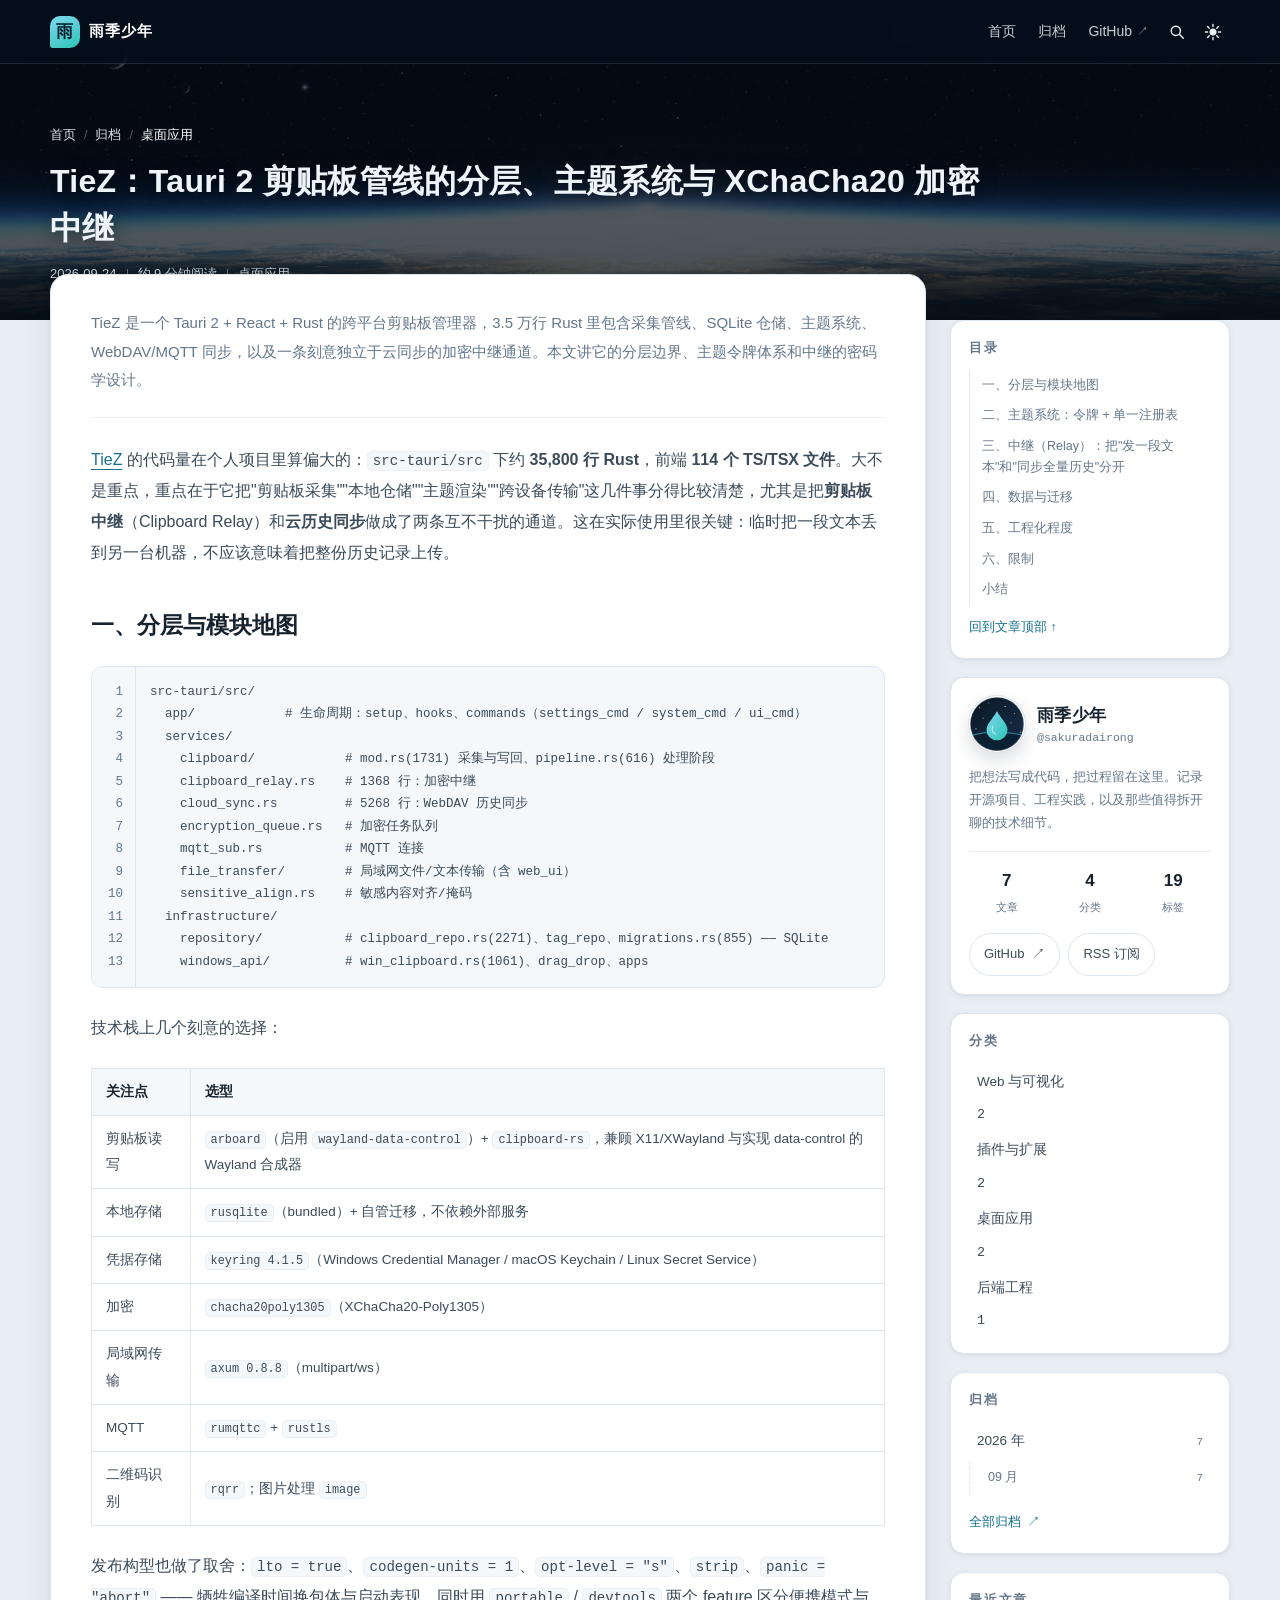
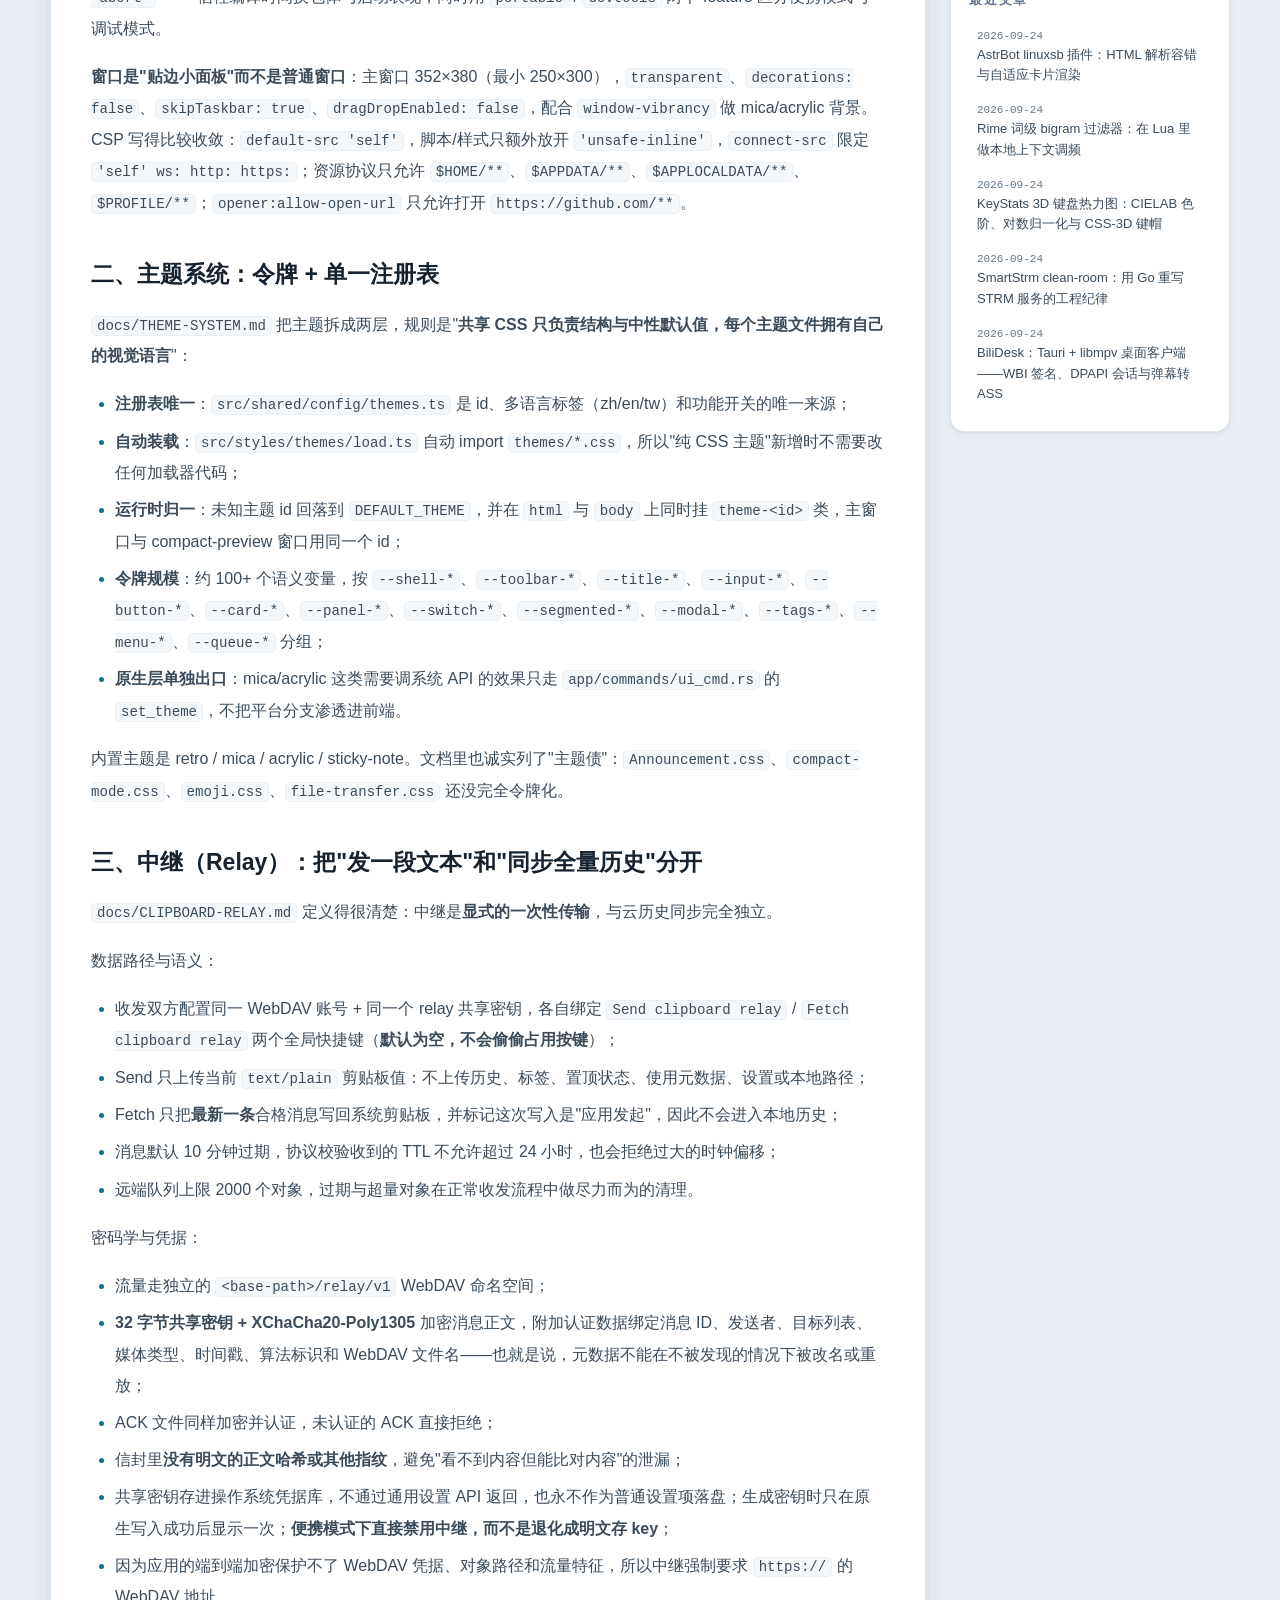
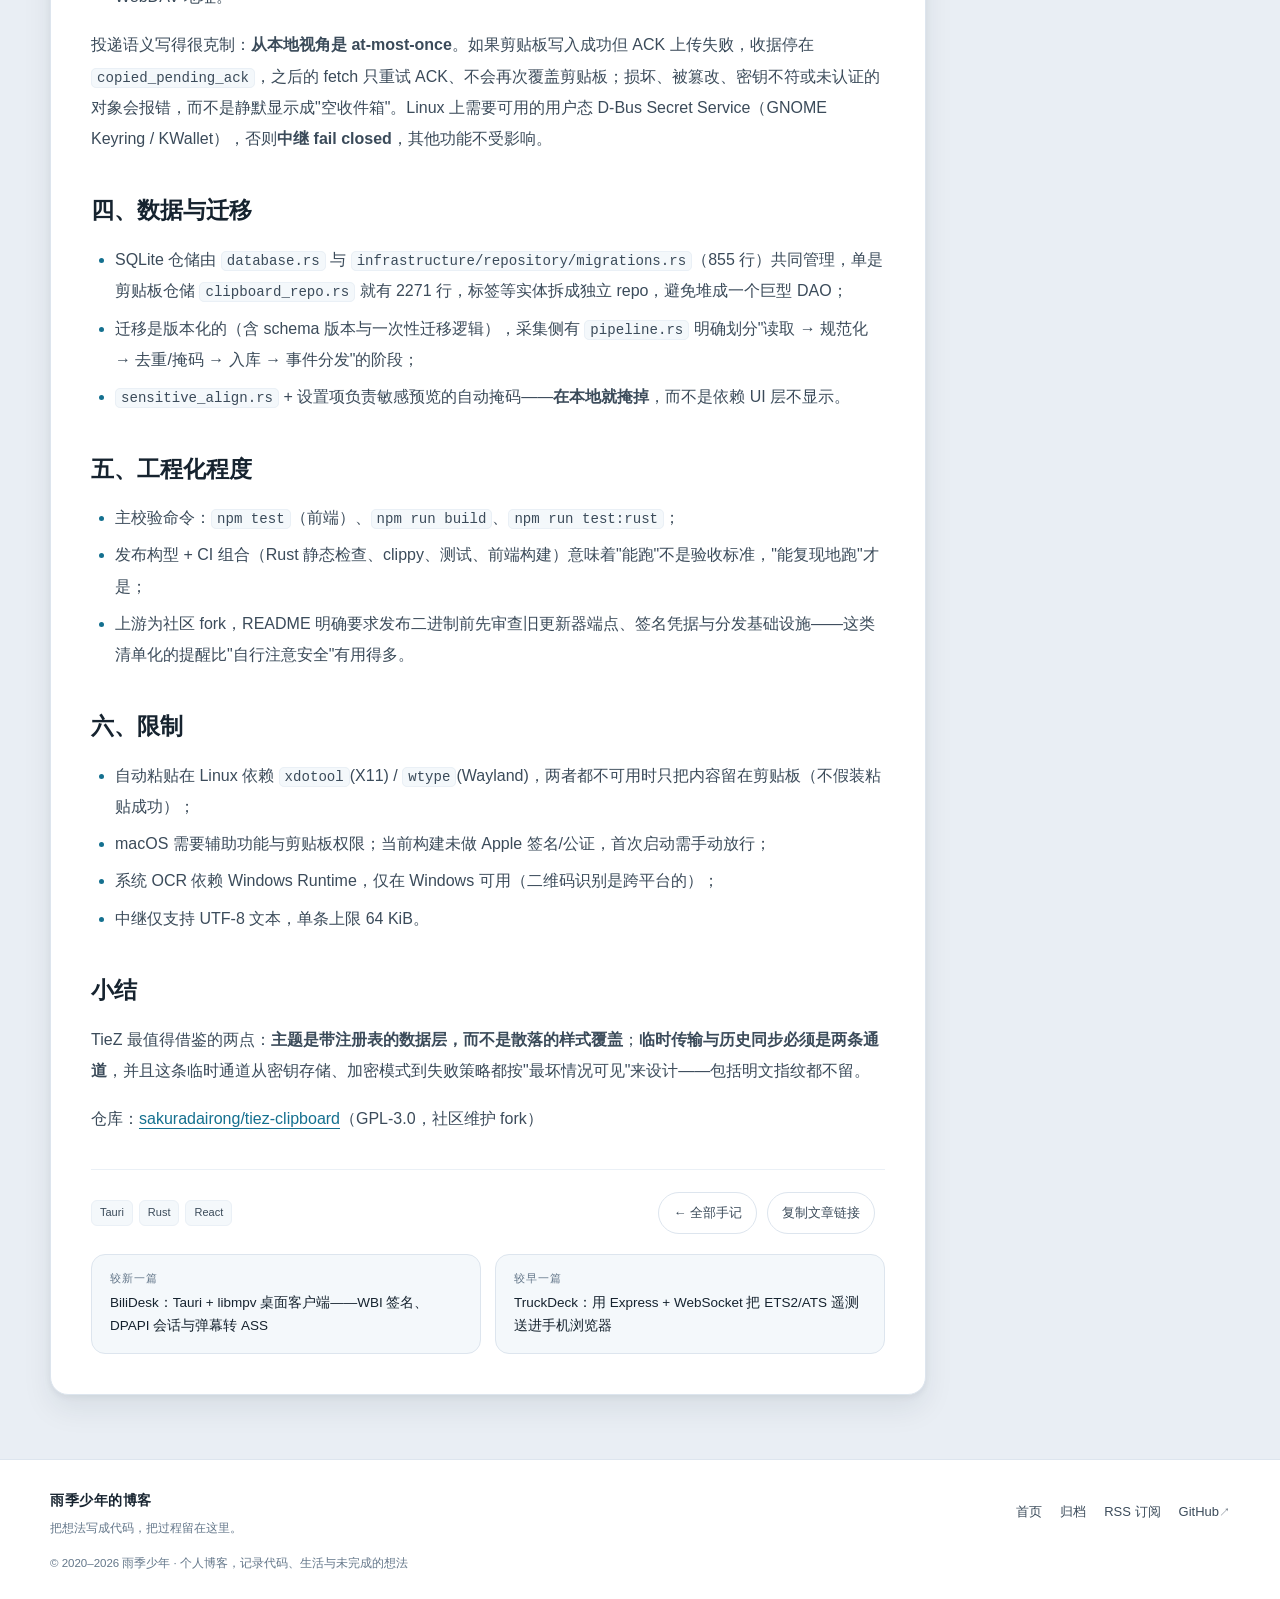
<file: 2026/09/24/tiez-clipboard-tauri/index.html>
<!DOCTYPE html>
<html lang="zh-CN">
<head>
<meta charset="utf-8">
<meta name="viewport" content="width=device-width, initial-scale=1">
<meta name="color-scheme" content="light dark">
<title>TieZ：Tauri 2 剪贴板管线的分层、主题系统与 XChaCha20 加密中继 | 雨季少年的博客</title>
<meta name="description" content="TieZ 是一个 Tauri 2 + React + Rust 的跨平台剪贴板管理器，3.5 万行 Rust 里包含采集管线、SQLite 仓储、主题系统、WebDAV/MQTT 同步，以及一条刻意独立于云同步的加密中继通道。本文讲它的分层边界、主题令牌体系和中继的密码学设计。">
<meta property="og:title" content="TieZ：Tauri 2 剪贴板管线的分层、主题系统与 XChaCha20 加密中继 | 雨季少年的博客">
<meta property="og:type" content="article">
<meta property="og:url" content="https://sakuradairong.github.io/2026/09/24/tiez-clipboard-tauri/">
<meta property="og:description" content="TieZ 是一个 Tauri 2 + React + Rust 的跨平台剪贴板管理器，3.5 万行 Rust 里包含采集管线、SQLite 仓储、主题系统、WebDAV/MQTT 同步，以及一条刻意独立于云同步的加密中继通道。本文讲它的分层边界、主题令牌体系和中继的密码学设计。">
<meta property="og:site_name" content="雨季少年的博客">
<meta name="twitter:card" content="summary">
<meta name="generator" content="Rain Notes / build_site.py">
<meta property="article:published_time" content="2026-09-24T02:00:00.000Z">
<link rel="canonical" href="https://sakuradairong.github.io/2026/09/24/tiez-clipboard-tauri/">
<link rel="icon" href="/favicon.png">
<link rel="alternate" href="/atom.xml" title="雨季少年的博客" type="application/atom+xml">
<link rel="stylesheet" href="/css/style.css">
<script>(function(){try{var s=localStorage.getItem('rain-theme');var m=window.matchMedia&&window.matchMedia('(prefers-color-scheme: dark)').matches;var t=(s==='dark'||s==='light')?s:(m?'dark':'light');var r=document.documentElement;r.setAttribute('data-theme',t);if(s==='dark'||s==='light'){r.setAttribute('data-theme-choice','user');}}catch(e){}})();</script>
<script src="/js/script.js" defer></script>
</head>
<body class="page-post">
<a class="skip-link" href="#main">跳到正文</a>
<nav class="topbar" aria-label="主导航">
<div class="topbar-inner wrap">
<a class="topbar-brand" href="/"><span class="brand-mark" aria-hidden="true">雨</span><span class="brand-text">雨季少年</span></a>
<div class="topbar-actions">
<a class="nav-link" href="/">首页</a>
<a class="nav-link" href="/archives/">归档</a>
<a class="nav-link nav-ext" href="https://github.com/sakuradairong" target="_blank" rel="noopener">GitHub<span class="nav-ext-mark" aria-hidden="true">↗</span></a>
<button class="icon-btn" type="button" data-open-search aria-label="搜索文章" hidden><svg viewBox="0 0 20 20" width="18" height="18" aria-hidden="true" focusable="false"><circle cx="8.7" cy="8.7" r="5.1" fill="none" stroke="currentColor" stroke-width="1.6"/><path d="M12.6 12.6 17 17" fill="none" stroke="currentColor" stroke-width="1.6" stroke-linecap="round"/></svg></button>
<button class="icon-btn theme-toggle" type="button" data-theme-toggle aria-label="切换到深色模式" aria-pressed="false" hidden><svg viewBox="0 0 20 20" width="18" height="18" aria-hidden="true" focusable="false" class="icon-sun"><circle cx="10" cy="10" r="3.9" fill="currentColor"/><path d="M10 1.5V4M10 16v2.5M1.5 10H4M16 10h2.5M4 4l1.8 1.8M14.2 14.2 16 16M16 4l-1.8 1.8M5.8 14.2 4 16" fill="none" stroke="currentColor" stroke-width="1.5" stroke-linecap="round"/></svg><svg viewBox="0 0 20 20" width="18" height="18" aria-hidden="true" focusable="false" class="icon-moon"><path d="M15.8 13.2A6.6 6.6 0 0 1 7 4.3a6.8 6.8 0 1 0 8.8 8.9Z" fill="currentColor"/></svg></button>
</div>
</div>
<div class="topbar-progress" aria-hidden="true"><span data-progress></span></div>
</nav>
<header class="hero hero--page hero--post">
<div class="hero-media" aria-hidden="true"></div>
<div class="hero-inner wrap">
<nav class="breadcrumb" aria-label="面包屑"><a href="/">首页</a><span class="crumb-sep" aria-hidden="true">/</span><a href="/archives/">归档</a><span class="crumb-sep" aria-hidden="true">/</span><span class="crumb-current">桌面应用</span></nav>
<h1 class="hero-title">TieZ：Tauri 2 剪贴板管线的分层、主题系统与 XChaCha20 加密中继</h1>
<p class="hero-sub"><time datetime="2026-09-24T02:00:00.000Z">2026-09-24</time><span class="meta-sep" aria-hidden="true"></span><span>约 9 分钟阅读</span><span class="meta-sep" aria-hidden="true"></span><span>桌面应用</span></p>
</div>
</header>
<main id="main" class="site-main wrap" tabindex="-1"><div class="page-grid page-grid--post" data-filter-scope>
<div class="page-main">
<article class="post">
<details class="toc-mobile"><summary>文章目录<span class="toc-mobile-count">7 节</span></summary><nav aria-label="文章目录"><ol class="toc-list"><li class="toc-item toc-level-2"><a href="#一分层与模块地图">一、分层与模块地图</a></li><li class="toc-item toc-level-2"><a href="#二主题系统令牌-单一注册表">二、主题系统：令牌 + 单一注册表</a></li><li class="toc-item toc-level-2"><a href="#三中继relay把发一段文本和同步全量历史分开">三、中继（Relay）：把&quot;发一段文本&quot;和&quot;同步全量历史&quot;分开</a></li><li class="toc-item toc-level-2"><a href="#四数据与迁移">四、数据与迁移</a></li><li class="toc-item toc-level-2"><a href="#五工程化程度">五、工程化程度</a></li><li class="toc-item toc-level-2"><a href="#六限制">六、限制</a></li><li class="toc-item toc-level-2"><a href="#小结">小结</a></li></ol></nav></details>
<p class="post-lede">TieZ 是一个 Tauri 2 + React + Rust 的跨平台剪贴板管理器，3.5 万行 Rust 里包含采集管线、SQLite 仓储、主题系统、WebDAV/MQTT 同步，以及一条刻意独立于云同步的加密中继通道。本文讲它的分层边界、主题令牌体系和中继的密码学设计。</p>
<div class="article-entry"><p><a href="https://github.com/sakuradairong/tiez-clipboard" target="_blank" rel="noopener">TieZ</a> 的代码量在个人项目里算偏大的：<code>src-tauri/src</code> 下约 <strong>35,800 行 Rust</strong>，前端 <strong>114 个 TS/TSX 文件</strong>。大不是重点，重点在于它把"剪贴板采集""本地仓储""主题渲染""跨设备传输"这几件事分得比较清楚，尤其是把<strong>剪贴板中继</strong>（Clipboard Relay）和<strong>云历史同步</strong>做成了两条互不干扰的通道。这在实际使用里很关键：临时把一段文本丢到另一台机器，不应该意味着把整份历史记录上传。</p>
<h2 id="一分层与模块地图"><a href="#一分层与模块地图" class="headerlink" title="一、分层与模块地图"></a>一、分层与模块地图</h2>
<figure class="highlight plain"><table><tr><td class="gutter"><pre><span class="line">1</span><br><span class="line">2</span><br><span class="line">3</span><br><span class="line">4</span><br><span class="line">5</span><br><span class="line">6</span><br><span class="line">7</span><br><span class="line">8</span><br><span class="line">9</span><br><span class="line">10</span><br><span class="line">11</span><br><span class="line">12</span><br><span class="line">13</span><br></pre></td><td class="code"><pre><span class="line">src-tauri/src/</span><br><span class="line">  app/            # 生命周期：setup、hooks、commands（settings_cmd / system_cmd / ui_cmd）</span><br><span class="line">  services/</span><br><span class="line">    clipboard/            # mod.rs(1731) 采集与写回、pipeline.rs(616) 处理阶段</span><br><span class="line">    clipboard_relay.rs    # 1368 行：加密中继</span><br><span class="line">    cloud_sync.rs         # 5268 行：WebDAV 历史同步</span><br><span class="line">    encryption_queue.rs   # 加密任务队列</span><br><span class="line">    mqtt_sub.rs           # MQTT 连接</span><br><span class="line">    file_transfer/        # 局域网文件/文本传输（含 web_ui）</span><br><span class="line">    sensitive_align.rs    # 敏感内容对齐/掩码</span><br><span class="line">  infrastructure/</span><br><span class="line">    repository/           # clipboard_repo.rs(2271)、tag_repo、migrations.rs(855) —— SQLite</span><br><span class="line">    windows_api/          # win_clipboard.rs(1061)、drag_drop、apps</span><br></pre></td></tr></table></figure>
<p>技术栈上几个刻意的选择：</p>
<table>
<thead>
<tr>
<th>关注点</th>
<th>选型</th>
</tr>
</thead>
<tbody>
<tr>
<td>剪贴板读写</td>
<td><code>arboard</code>（启用 <code>wayland-data-control</code>）+ <code>clipboard-rs</code>，兼顾 X11/XWayland 与实现 data-control 的 Wayland 合成器</td>
</tr>
<tr>
<td>本地存储</td>
<td><code>rusqlite</code>（bundled）+ 自管迁移，不依赖外部服务</td>
</tr>
<tr>
<td>凭据存储</td>
<td><code>keyring 4.1.5</code>（Windows Credential Manager / macOS Keychain / Linux Secret Service）</td>
</tr>
<tr>
<td>加密</td>
<td><code>chacha20poly1305</code>（XChaCha20-Poly1305）</td>
</tr>
<tr>
<td>局域网传输</td>
<td><code>axum 0.8.8</code>（multipart/ws）</td>
</tr>
<tr>
<td>MQTT</td>
<td><code>rumqttc</code> + <code>rustls</code></td>
</tr>
<tr>
<td>二维码识别</td>
<td><code>rqrr</code>；图片处理 <code>image</code></td>
</tr>
</tbody>
</table>
<p>发布构型也做了取舍：<code>lto = true</code>、<code>codegen-units = 1</code>、<code>opt-level = "s"</code>、<code>strip</code>、<code>panic = "abort"</code> —— 牺牲编译时间换包体与启动表现，同时用 <code>portable</code> / <code>devtools</code> 两个 feature 区分便携模式与调试模式。</p>
<p><strong>窗口是"贴边小面板"而不是普通窗口</strong>：主窗口 352×380（最小 250×300），<code>transparent</code>、<code>decorations: false</code>、<code>skipTaskbar: true</code>、<code>dragDropEnabled: false</code>，配合 <code>window-vibrancy</code> 做 mica/acrylic 背景。CSP 写得比较收敛：<code>default-src 'self'</code>，脚本/样式只额外放开 <code>'unsafe-inline'</code>，<code>connect-src</code> 限定 <code>'self' ws: http: https:</code>；资源协议只允许 <code>$HOME/**</code>、<code>$APPDATA/**</code>、<code>$APPLOCALDATA/**</code>、<code>$PROFILE/**</code>；<code>opener:allow-open-url</code> 只允许打开 <code>https://github.com/**</code>。</p>
<h2 id="二主题系统令牌-单一注册表"><a href="#二主题系统令牌-单一注册表" class="headerlink" title="二、主题系统：令牌 + 单一注册表"></a>二、主题系统：令牌 + 单一注册表</h2>
<p><code>docs/THEME-SYSTEM.md</code> 把主题拆成两层，规则是"<strong>共享 CSS 只负责结构与中性默认值，每个主题文件拥有自己的视觉语言</strong>"：</p>
<ul>
<li><strong>注册表唯一</strong>：<code>src/shared/config/themes.ts</code> 是 id、多语言标签（zh/en/tw）和功能开关的唯一来源；</li>
<li><strong>自动装载</strong>：<code>src/styles/themes/load.ts</code> 自动 import <code>themes/*.css</code>，所以"纯 CSS 主题"新增时不需要改任何加载器代码；</li>
<li><strong>运行时归一</strong>：未知主题 id 回落到 <code>DEFAULT_THEME</code>，并在 <code>html</code> 与 <code>body</code> 上同时挂 <code>theme-&lt;id&gt;</code> 类，主窗口与 compact-preview 窗口用同一个 id；</li>
<li><strong>令牌规模</strong>：约 100+ 个语义变量，按 <code>--shell-*</code>、<code>--toolbar-*</code>、<code>--title-*</code>、<code>--input-*</code>、<code>--button-*</code>、<code>--card-*</code>、<code>--panel-*</code>、<code>--switch-*</code>、<code>--segmented-*</code>、<code>--modal-*</code>、<code>--tags-*</code>、<code>--menu-*</code>、<code>--queue-*</code> 分组；</li>
<li><strong>原生层单独出口</strong>：mica/acrylic 这类需要调系统 API 的效果只走 <code>app/commands/ui_cmd.rs</code> 的 <code>set_theme</code>，不把平台分支渗透进前端。</li>
</ul>
<p>内置主题是 retro / mica / acrylic / sticky-note。文档里也诚实列了"主题债"：<code>Announcement.css</code>、<code>compact-mode.css</code>、<code>emoji.css</code>、<code>file-transfer.css</code> 还没完全令牌化。</p>
<h2 id="三中继relay把发一段文本和同步全量历史分开"><a href="#三中继relay把发一段文本和同步全量历史分开" class="headerlink" title="三、中继（Relay）：把&quot;发一段文本&quot;和&quot;同步全量历史&quot;分开"></a>三、中继（Relay）：把"发一段文本"和"同步全量历史"分开</h2>
<p><code>docs/CLIPBOARD-RELAY.md</code> 定义得很清楚：中继是<strong>显式的一次性传输</strong>，与云历史同步完全独立。</p>
<p>数据路径与语义：</p>
<ul>
<li>收发双方配置同一 WebDAV 账号 + 同一个 relay 共享密钥，各自绑定 <code>Send clipboard relay</code> / <code>Fetch clipboard relay</code> 两个全局快捷键（<strong>默认为空，不会偷偷占用按键</strong>）；</li>
<li>Send 只上传当前 <code>text/plain</code> 剪贴板值：不上传历史、标签、置顶状态、使用元数据、设置或本地路径；</li>
<li>Fetch 只把<strong>最新一条</strong>合格消息写回系统剪贴板，并标记这次写入是"应用发起"，因此不会进入本地历史；</li>
<li>消息默认 10 分钟过期，协议校验收到的 TTL 不允许超过 24 小时，也会拒绝过大的时钟偏移；</li>
<li>远端队列上限 2000 个对象，过期与超量对象在正常收发流程中做尽力而为的清理。</li>
</ul>
<p>密码学与凭据：</p>
<ul>
<li>流量走独立的 <code>&lt;base-path&gt;/relay/v1</code> WebDAV 命名空间；</li>
<li><strong>32 字节共享密钥 + XChaCha20-Poly1305</strong> 加密消息正文，附加认证数据绑定消息 ID、发送者、目标列表、媒体类型、时间戳、算法标识和 WebDAV 文件名——也就是说，元数据不能在不被发现的情况下被改名或重放；</li>
<li>ACK 文件同样加密并认证，未认证的 ACK 直接拒绝；</li>
<li>信封里<strong>没有明文的正文哈希或其他指纹</strong>，避免"看不到内容但能比对内容"的泄漏；</li>
<li>共享密钥存进操作系统凭据库，不通过通用设置 API 返回，也永不作为普通设置项落盘；生成密钥时只在原生写入成功后显示一次；<strong>便携模式下直接禁用中继，而不是退化成明文存 key</strong>；</li>
<li>因为应用的端到端加密保护不了 WebDAV 凭据、对象路径和流量特征，所以中继强制要求 <code>https://</code> 的 WebDAV 地址。</li>
</ul>
<p>投递语义写得很克制：<strong>从本地视角是 at-most-once</strong>。如果剪贴板写入成功但 ACK 上传失败，收据停在 <code>copied_pending_ack</code>，之后的 fetch 只重试 ACK、不会再次覆盖剪贴板；损坏、被篡改、密钥不符或未认证的对象会报错，而不是静默显示成"空收件箱"。Linux 上需要可用的用户态 D-Bus Secret Service（GNOME Keyring / KWallet），否则<strong>中继 fail closed</strong>，其他功能不受影响。</p>
<h2 id="四数据与迁移"><a href="#四数据与迁移" class="headerlink" title="四、数据与迁移"></a>四、数据与迁移</h2>
<ul>
<li>SQLite 仓储由 <code>database.rs</code> 与 <code>infrastructure/repository/migrations.rs</code>（855 行）共同管理，单是剪贴板仓储 <code>clipboard_repo.rs</code> 就有 2271 行，标签等实体拆成独立 repo，避免堆成一个巨型 DAO；</li>
<li>迁移是版本化的（含 schema 版本与一次性迁移逻辑），采集侧有 <code>pipeline.rs</code> 明确划分"读取 → 规范化 → 去重/掩码 → 入库 → 事件分发"的阶段；</li>
<li><code>sensitive_align.rs</code> + 设置项负责敏感预览的自动掩码——<strong>在本地就掩掉</strong>，而不是依赖 UI 层不显示。</li>
</ul>
<h2 id="五工程化程度"><a href="#五工程化程度" class="headerlink" title="五、工程化程度"></a>五、工程化程度</h2>
<ul>
<li>主校验命令：<code>npm test</code>（前端）、<code>npm run build</code>、<code>npm run test:rust</code>；</li>
<li>发布构型 + CI 组合（Rust 静态检查、clippy、测试、前端构建）意味着"能跑"不是验收标准，"能复现地跑"才是；</li>
<li>上游为社区 fork，README 明确要求发布二进制前先审查旧更新器端点、签名凭据与分发基础设施——这类清单化的提醒比"自行注意安全"有用得多。</li>
</ul>
<h2 id="六限制"><a href="#六限制" class="headerlink" title="六、限制"></a>六、限制</h2>
<ul>
<li>自动粘贴在 Linux 依赖 <code>xdotool</code>(X11) / <code>wtype</code>(Wayland)，两者都不可用时只把内容留在剪贴板（不假装粘贴成功）；</li>
<li>macOS 需要辅助功能与剪贴板权限；当前构建未做 Apple 签名/公证，首次启动需手动放行；</li>
<li>系统 OCR 依赖 Windows Runtime，仅在 Windows 可用（二维码识别是跨平台的）；</li>
<li>中继仅支持 UTF-8 文本，单条上限 64 KiB。</li>
</ul>
<h2 id="小结"><a href="#小结" class="headerlink" title="小结"></a>小结</h2>
<p>TieZ 最值得借鉴的两点：<strong>主题是带注册表的数据层，而不是散落的样式覆盖</strong>；<strong>临时传输与历史同步必须是两条通道</strong>，并且这条临时通道从密钥存储、加密模式到失败策略都按"最坏情况可见"来设计——包括明文指纹都不留。</p>
<p>仓库：<a href="https://github.com/sakuradairong/tiez-clipboard" target="_blank" rel="noopener">sakuradairong/tiez-clipboard</a>（GPL-3.0，社区维护 fork）</p></div>
<footer class="article-footer">
<ul class="post-tags post-tags--footer"><li>Tauri</li><li>Rust</li><li>React</li></ul>
<div class="article-actions">
<a class="btn-ghost" href="/">← 全部手记</a>
<button class="btn-ghost" type="button" data-copy-url hidden>复制文章链接</button>
<span id="copy-status" class="copy-status" role="status"></span>
</div>
</footer>
<nav class="article-nav" aria-label="相邻文章"><a class="neighbour" href="/2026/09/24/bilidesk-tauri-libmpv/"><span class="neighbour-label">较新一篇</span><span class="neighbour-title">BiliDesk：Tauri + libmpv 桌面客户端——WBI 签名、DPAPI 会话与弹幕转 ASS</span></a><a class="neighbour" href="/2026/09/24/truckdeck-telemetry-control/"><span class="neighbour-label">较早一篇</span><span class="neighbour-title">TruckDeck：用 Express + WebSocket 把 ETS2/ATS 遥测送进手机浏览器</span></a></nav>
</article>
</div>
<aside class="sidebar sidebar--post"><section class="widget widget-toc">
<h2 class="widget-title">目录</h2>
<nav aria-label="文章目录"><ol class="toc-list"><li class="toc-item toc-level-2"><a href="#一分层与模块地图">一、分层与模块地图</a></li><li class="toc-item toc-level-2"><a href="#二主题系统令牌-单一注册表">二、主题系统：令牌 + 单一注册表</a></li><li class="toc-item toc-level-2"><a href="#三中继relay把发一段文本和同步全量历史分开">三、中继（Relay）：把&quot;发一段文本&quot;和&quot;同步全量历史&quot;分开</a></li><li class="toc-item toc-level-2"><a href="#四数据与迁移">四、数据与迁移</a></li><li class="toc-item toc-level-2"><a href="#五工程化程度">五、工程化程度</a></li><li class="toc-item toc-level-2"><a href="#六限制">六、限制</a></li><li class="toc-item toc-level-2"><a href="#小结">小结</a></li></ol></nav>
<a class="widget-more" href="#main">回到文章顶部 ↑</a>
</section><section class="widget widget-author">
<div class="author-top">
<img class="author-avatar" src="/css/images/avatar.svg" alt="" width="60" height="60" loading="lazy" decoding="async">
<div class="author-id">
<h2 class="widget-title">雨季少年</h2>
<p class="author-handle">@sakuradairong</p>
</div>
</div>
<p class="author-bio">把想法写成代码，把过程留在这里。记录开源项目、工程实践，以及那些值得拆开聊的技术细节。</p>
<ul class="author-stats">
<li><strong>7</strong><span>文章</span></li>
<li><strong>4</strong><span>分类</span></li>
<li><strong>19</strong><span>标签</span></li>
</ul>
<a class="btn-ghost" href="https://github.com/sakuradairong" target="_blank" rel="noopener">GitHub<span aria-hidden="true">↗</span></a><a class="btn-ghost" href="/atom.xml">RSS 订阅</a>
</section><section class="widget widget-cats">
<h2 class="widget-title">分类</h2>
<ul class="widget-list"><li><span class="widget-label">Web 与可视化</span><span class="widget-count">2</span></li><li><span class="widget-label">插件与扩展</span><span class="widget-count">2</span></li><li><span class="widget-label">桌面应用</span><span class="widget-count">2</span></li><li><span class="widget-label">后端工程</span><span class="widget-count">1</span></li></ul>

</section><section class="widget widget-archive">
<h2 class="widget-title">归档</h2>
<ul class="widget-list widget-list--tree"><li><a href="/archives/2026/"><span class="widget-label">2026 年</span><span class="widget-count">7</span></a><ul class="archive-months"><li><a href="/archives/2026/09/"><span class="widget-label">09 月</span><span class="widget-count">7</span></a></li></ul></li></ul>
<a class="widget-more" href="/archives/">全部归档<span aria-hidden="true">↗</span></a>
</section><section class="widget widget-recent">
<h2 class="widget-title">最近文章</h2>
<ol class="recent-list"><li><a href="/2026/09/24/astrbot-plugin-linuxsb/"><time datetime="2026-09-24T08:00:00.000Z">2026-09-24</time><span class="recent-title">AstrBot linuxsb 插件：HTML 解析容错与自适应卡片渲染</span></a></li><li><a href="/2026/09/24/rime-context-filter-bigram/"><time datetime="2026-09-24T07:00:00.000Z">2026-09-24</time><span class="recent-title">Rime 词级 bigram 过滤器：在 Lua 里做本地上下文调频</span></a></li><li><a href="/2026/09/24/keystats-3d-heatmap/"><time datetime="2026-09-24T06:00:00.000Z">2026-09-24</time><span class="recent-title">KeyStats 3D 键盘热力图：CIELAB 色阶、对数归一化与 CSS-3D 键帽</span></a></li><li><a href="/2026/09/24/smartstrm-cleanroom-go/"><time datetime="2026-09-24T05:00:00.000Z">2026-09-24</time><span class="recent-title">SmartStrm clean-room：用 Go 重写 STRM 服务的工程纪律</span></a></li><li><a href="/2026/09/24/bilidesk-tauri-libmpv/"><time datetime="2026-09-24T03:00:00.000Z">2026-09-24</time><span class="recent-title">BiliDesk：Tauri + libmpv 桌面客户端——WBI 签名、DPAPI 会话与弹幕转 ASS</span></a></li></ol>
</section></aside>
</div></main>
<footer class="site-footer">
<div class="wrap footer-inner">
<div class="footer-brand">
<a href="/">雨季少年的博客</a>
<p>把想法写成代码，把过程留在这里。</p>
</div>
<nav class="footer-nav" aria-label="页脚导航">
<a href="/">首页</a>
<a href="/archives/">归档</a>
<a href="/atom.xml">RSS 订阅</a>
<a href="https://github.com/sakuradairong" target="_blank" rel="noopener">GitHub<span class="nav-ext-mark" aria-hidden="true">↗</span></a>
</nav>
<p class="footer-note">© 2020–2026 雨季少年 · 个人博客，记录代码、生活与未完成的想法</p>
</div>
</footer>
<button class="to-top" type="button" data-to-top aria-label="回到页面顶部" hidden><svg viewBox="0 0 20 20" width="18" height="18" aria-hidden="true" focusable="false"><path d="M10 16.5V4M4.6 9.4 10 4l5.4 5.4" fill="none" stroke="currentColor" stroke-width="1.7" stroke-linecap="round" stroke-linejoin="round"/></svg></button>
<dialog id="search-dialog" aria-labelledby="search-title">
<div class="search-head">
<h2 id="search-title">搜索文章</h2>
<button class="icon-btn" type="button" data-close-search aria-label="关闭搜索"><span aria-hidden="true">✕</span></button>
</div>
<div class="search-field">
<span class="search-field-icon" aria-hidden="true"><svg viewBox="0 0 20 20" width="18" height="18" aria-hidden="true" focusable="false"><circle cx="8.7" cy="8.7" r="5.1" fill="none" stroke="currentColor" stroke-width="1.6"/><path d="M12.6 12.6 17 17" fill="none" stroke="currentColor" stroke-width="1.6" stroke-linecap="round"/></svg></span>
<label class="sr-only" for="search-input">输入标题、分类、标签或关键词</label>
<input id="search-input" type="search" placeholder="输入标题、标签或关键词…" autocomplete="off" spellcheck="false">
</div>
<p id="search-status" class="search-status" role="status"></p>
<ul class="search-results"><li class="search-item" data-search="AstrBot linuxsb 插件：HTML 解析容错与自适应卡片渲染 一个把 linux.sb 帖子链接变成预览卡片的 AstrBot 插件。真正的工作量在解析容错、卡片自适应布局，以及&quot;宁可报错也不发空卡片&quot;的失败策略上。 插件与扩展 Python, AstrBot, HTML"><a href="/2026/09/24/astrbot-plugin-linuxsb/"><span class="search-meta">插件与扩展 · 2026-09-24 · 约 7 分钟</span><span class="search-title">AstrBot linuxsb 插件：HTML 解析容错与自适应卡片渲染</span></a></li><li class="search-item" data-search="Rime 词级 bigram 过滤器：在 Lua 里做本地上下文调频 rime_context_filter 是一个跑在 Rime 里的词级二元模型过滤器：按&quot;前一个词&quot;调整候选顺序，落盘与提权分离，热路径无磁盘 IO，保存走 tmp→校验→bak→替换。本文拆它的打分公式、生命周期钩子与原子落盘策略。 插件与扩展 Lua, Rime, Bigram"><a href="/2026/09/24/rime-context-filter-bigram/"><span class="search-meta">插件与扩展 · 2026-09-24 · 约 6 分钟</span><span class="search-title">Rime 词级 bigram 过滤器：在 Lua 里做本地上下文调频</span></a></li><li class="search-item" data-search="KeyStats 3D 键盘热力图：CIELAB 色阶、对数归一化与 CSS-3D 键帽 把 KeyStats 导出的 JSON 变成可交互的 3D 键盘热力图，难点不在 3D，而在数据清洗、组合键拆分、色阶的感知均匀性与键盘布局的坐标建模。本文逐层拆解这几个函数。 Web 与可视化 CSS 3D, TypeScript, 可视化"><a href="/2026/09/24/keystats-3d-heatmap/"><span class="search-meta">Web 与可视化 · 2026-09-24 · 约 7 分钟</span><span class="search-title">KeyStats 3D 键盘热力图：CIELAB 色阶、对数归一化与 CSS-3D 键帽</span></a></li><li class="search-item" data-search="SmartStrm clean-room：用 Go 重写 STRM 服务的工程纪律 smartstrm-cleanroom 是 Go 从零实现的 STRM 生成、任务自动化与安全播放服务。比起功能清单，它更值得看的是纪律：严格配置校验、HMAC 签名播放、竞态测试、功能矩阵与&quot;未经验证不得标完成&quot;的完成规则。 后端工程 Go, STRM, 工程实践"><a href="/2026/09/24/smartstrm-cleanroom-go/"><span class="search-meta">后端工程 · 2026-09-24 · 约 8 分钟</span><span class="search-title">SmartStrm clean-room：用 Go 重写 STRM 服务的工程纪律</span></a></li><li class="search-item" data-search="BiliDesk：Tauri + libmpv 桌面客户端——WBI 签名、DPAPI 会话与弹幕转 ASS BiliDesk 是用 Tauri + React + libmpv 写的 Windows B 站桌面客户端。本文讲它怎么在 Rust 侧实现 WBI 签名、怎么用 DPAPI 保护登录态、怎么把弹幕转成 ASS 交给 mpv，以及为什么封面要走自定义协议。 桌面应用 Tauri, Rust, libmpv"><a href="/2026/09/24/bilidesk-tauri-libmpv/"><span class="search-meta">桌面应用 · 2026-09-24 · 约 7 分钟</span><span class="search-title">BiliDesk：Tauri + libmpv 桌面客户端——WBI 签名、DPAPI 会话与弹幕转 ASS</span></a></li><li class="search-item" data-search="TieZ：Tauri 2 剪贴板管线的分层、主题系统与 XChaCha20 加密中继 TieZ 是一个 Tauri 2 + React + Rust 的跨平台剪贴板管理器，3.5 万行 Rust 里包含采集管线、SQLite 仓储、主题系统、WebDAV/MQTT 同步，以及一条刻意独立于云同步的加密中继通道。本文讲它的分层边界、主题令牌体系和中继的密码学设计。 桌面应用 Tauri, Rust, React"><a href="/2026/09/24/tiez-clipboard-tauri/"><span class="search-meta">桌面应用 · 2026-09-24 · 约 9 分钟</span><span class="search-title">TieZ：Tauri 2 剪贴板管线的分层、主题系统与 XChaCha20 加密中继</span></a></li><li class="search-item" data-search="TruckDeck：用 Express + WebSocket 把 ETS2/ATS 遥测送进手机浏览器 TruckDeck 是一套跑在局域网 PC 上的 Node 服务，把 Euro Truck Simulator 2 / American Truck Simulator 的遥测推给手机浏览器，并把手机上的点按变成游戏按键。本文拆解它的模块划分、冻结的 WebSocket 契约、遥测与按键注入链路，以及&quot;绝不在 mock 模式下注入&quot;的边界设计。 Web 与可视化 Node.js, WebSocket, 遥测"><a href="/2026/09/24/truckdeck-telemetry-control/"><span class="search-meta">Web 与可视化 · 2026-09-24 · 约 10 分钟</span><span class="search-title">TruckDeck：用 Express + WebSocket 把 ETS2/ATS 遥测送进手机浏览器</span></a></li></ul>
<p class="search-hint">按 <kbd>/</kbd> 打开搜索，<kbd>Esc</kbd> 关闭；多个关键词用空格分隔，搜索在本地完成。</p>
</dialog>
</body></html>
</file>
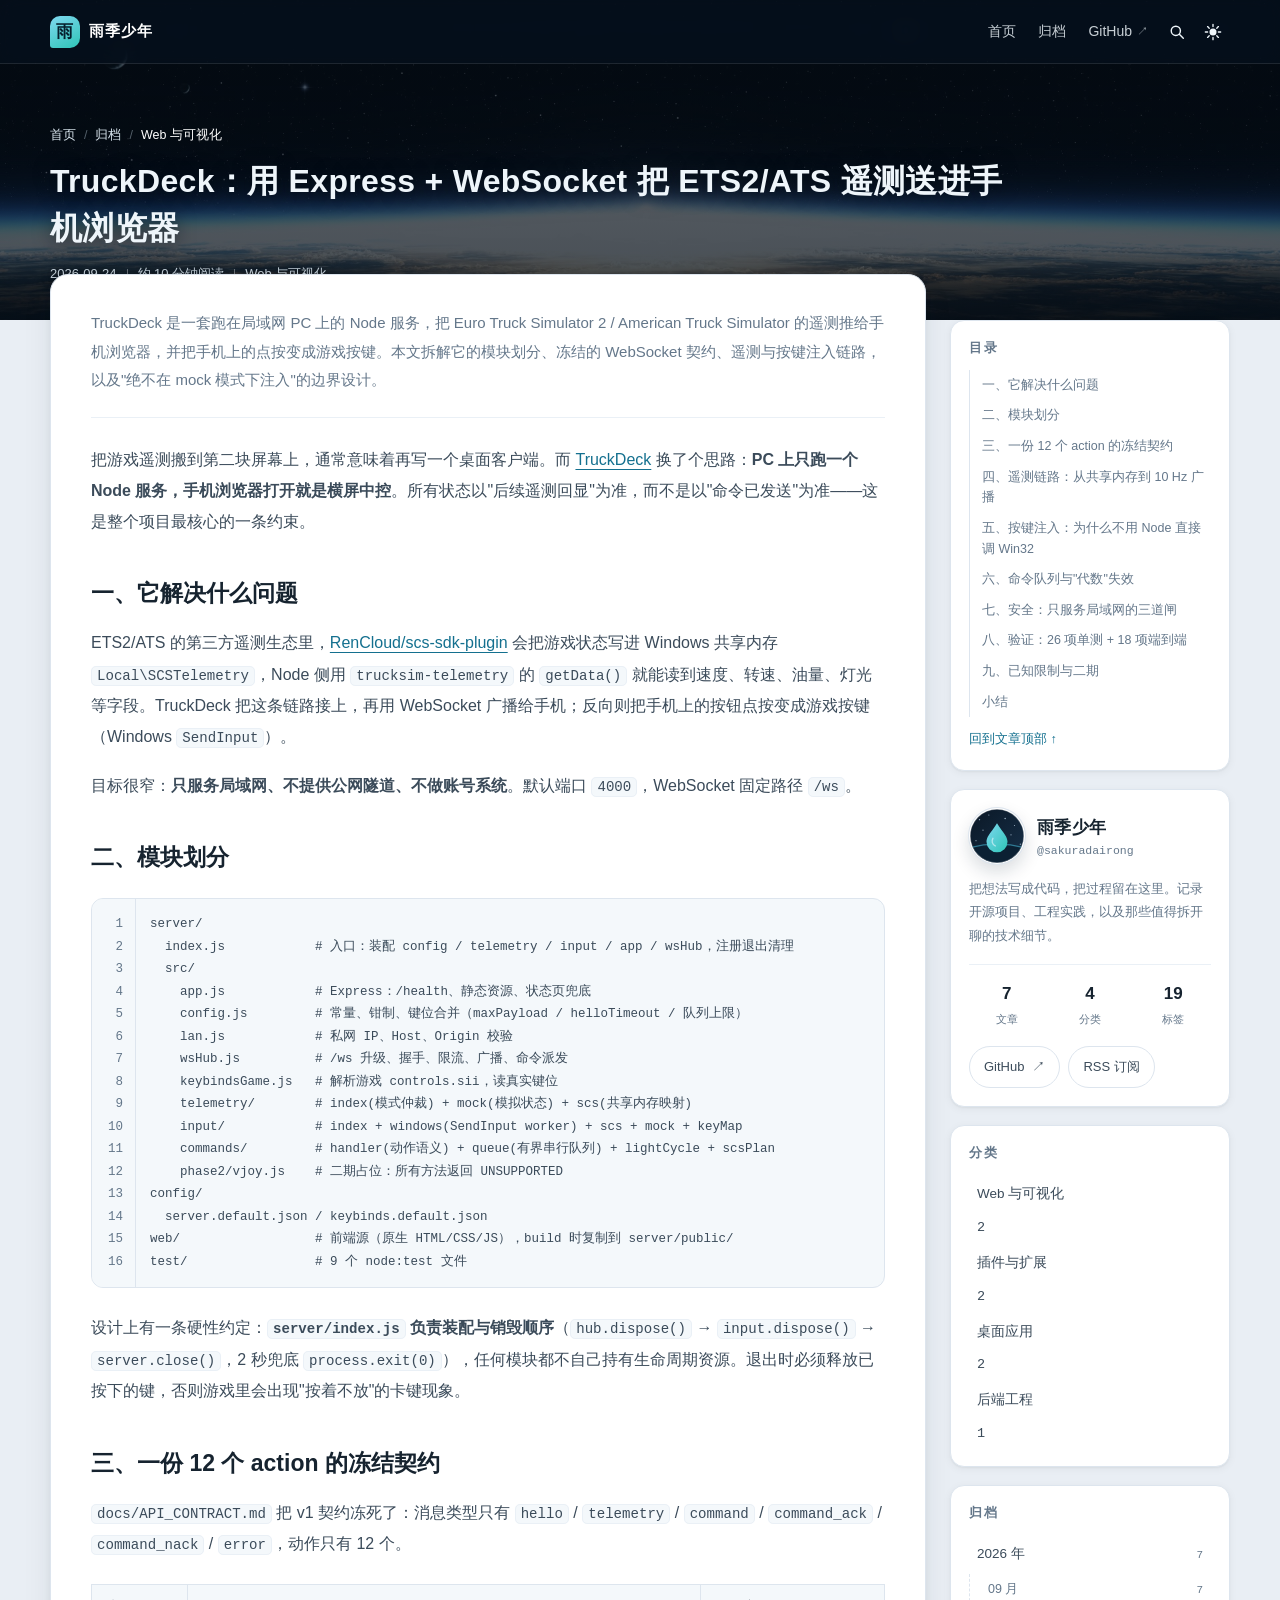
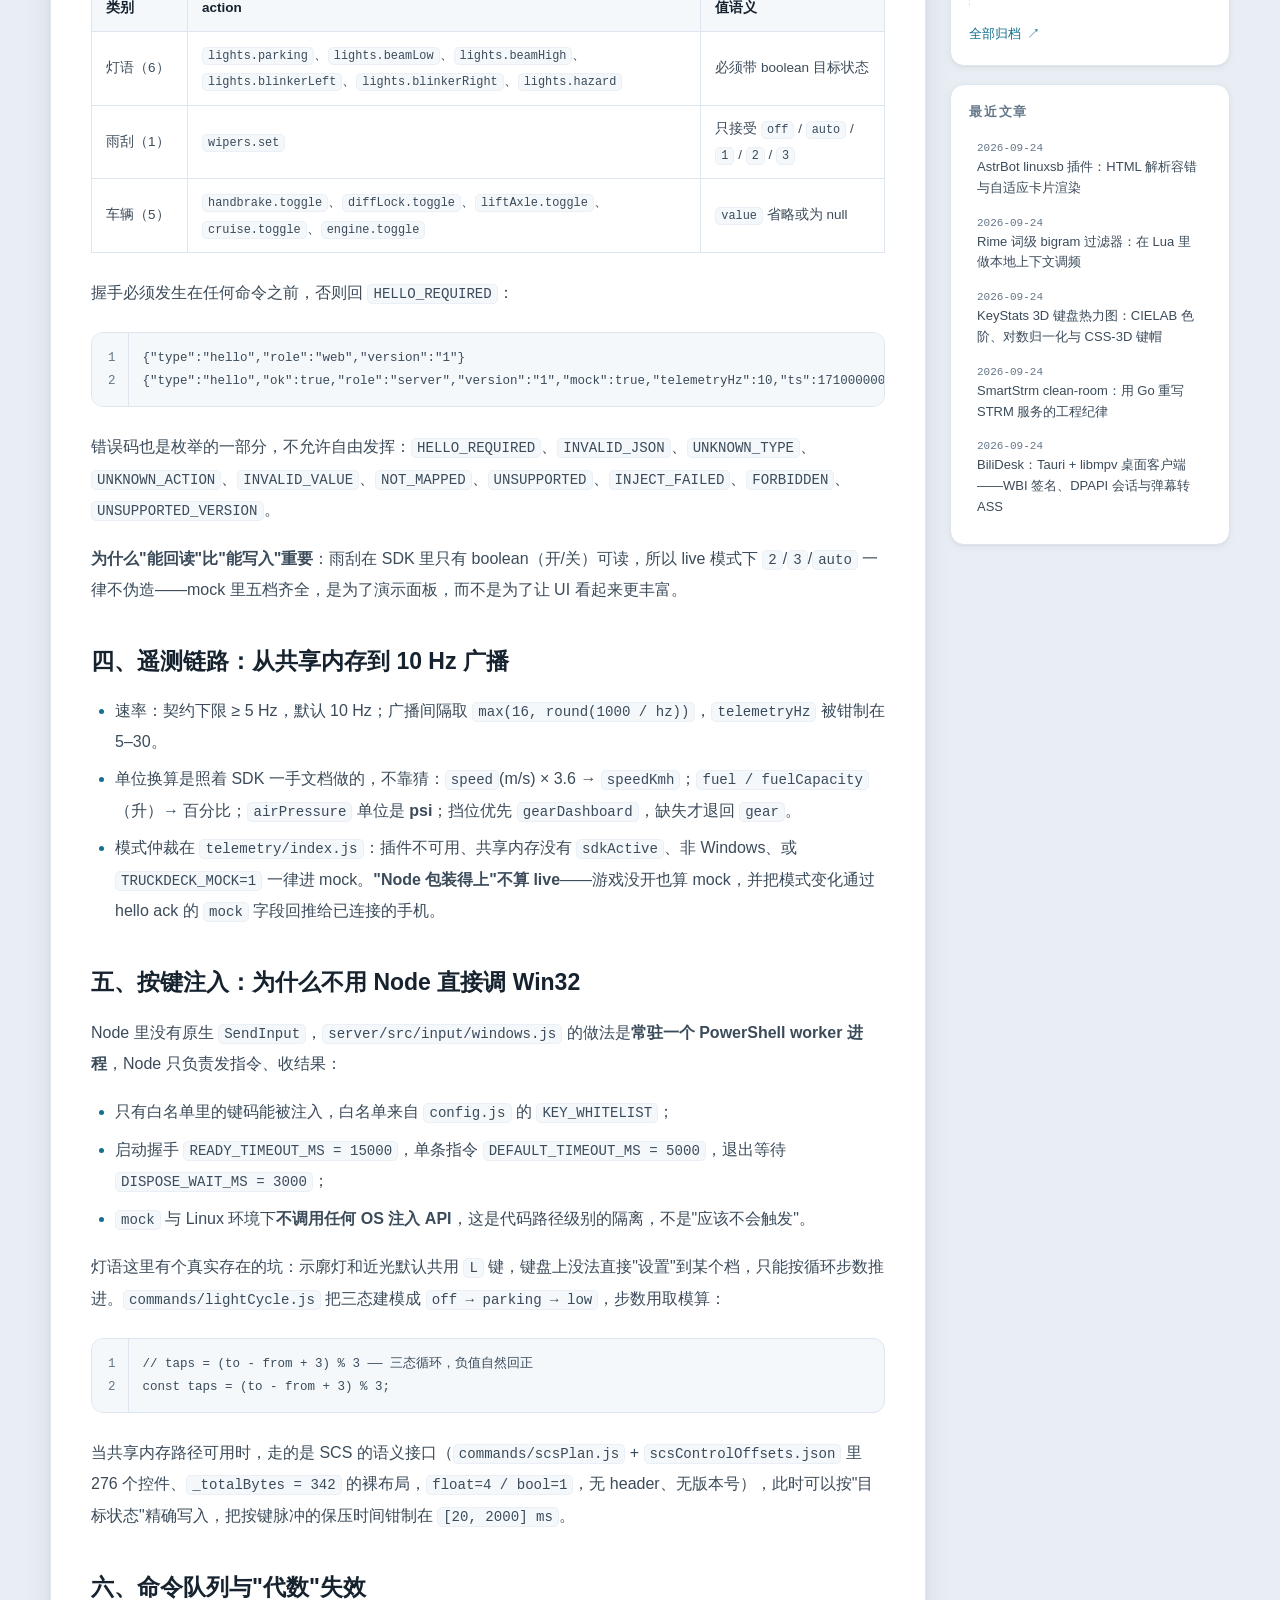
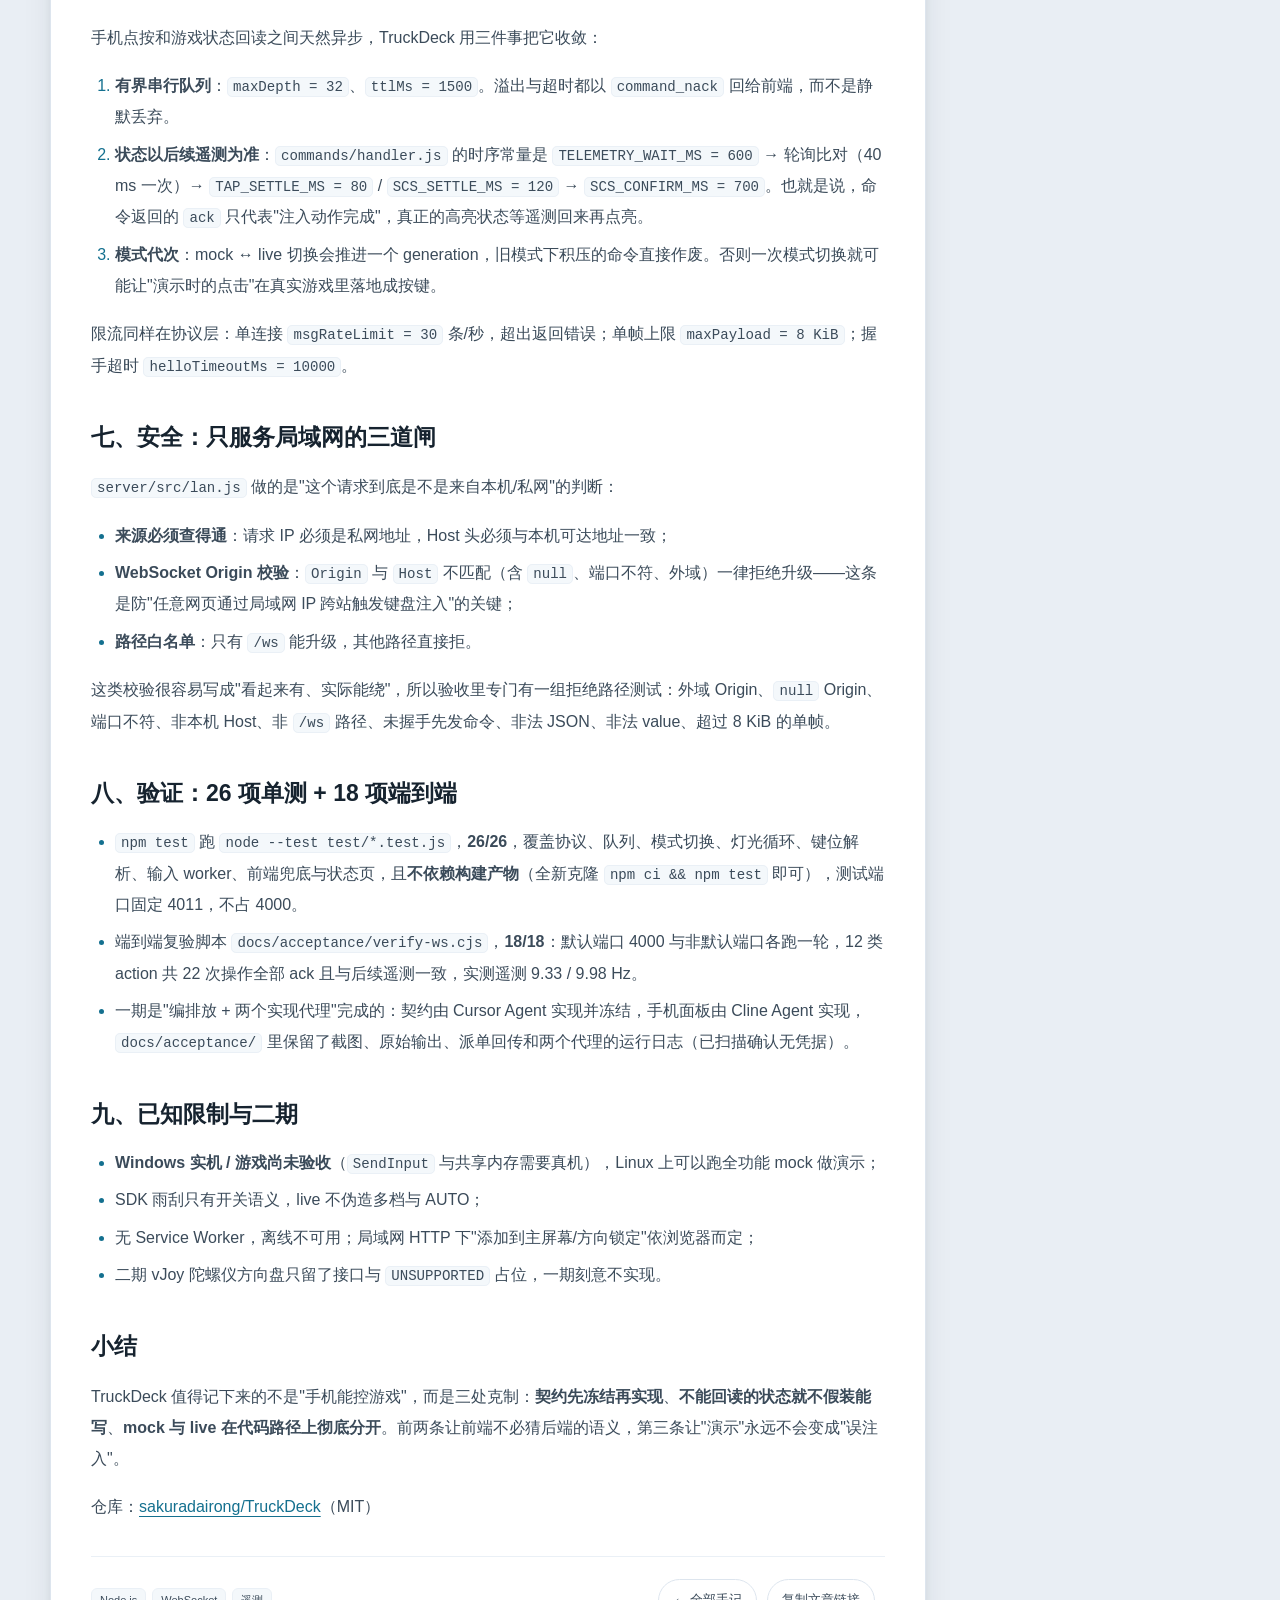
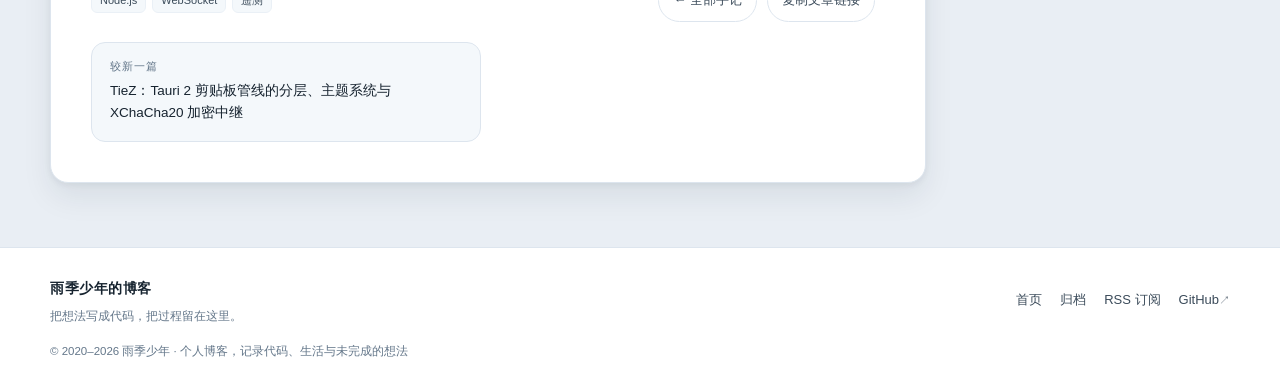
<file: 2026/09/24/truckdeck-telemetry-control/index.html>
<!DOCTYPE html>
<html lang="zh-CN">
<head>
<meta charset="utf-8">
<meta name="viewport" content="width=device-width, initial-scale=1">
<meta name="color-scheme" content="light dark">
<title>TruckDeck：用 Express + WebSocket 把 ETS2/ATS 遥测送进手机浏览器 | 雨季少年的博客</title>
<meta name="description" content="TruckDeck 是一套跑在局域网 PC 上的 Node 服务，把 Euro Truck Simulator 2 / American Truck Simulator 的遥测推给手机浏览器，并把手机上的点按变成游戏按键。本文拆解它的模块划分、冻结的 WebSocket 契约、遥测与按键注入链路，以及&quot;绝不在 mock 模式下注入&quot;的边界设计。">
<meta property="og:title" content="TruckDeck：用 Express + WebSocket 把 ETS2/ATS 遥测送进手机浏览器 | 雨季少年的博客">
<meta property="og:type" content="article">
<meta property="og:url" content="https://sakuradairong.github.io/2026/09/24/truckdeck-telemetry-control/">
<meta property="og:description" content="TruckDeck 是一套跑在局域网 PC 上的 Node 服务，把 Euro Truck Simulator 2 / American Truck Simulator 的遥测推给手机浏览器，并把手机上的点按变成游戏按键。本文拆解它的模块划分、冻结的 WebSocket 契约、遥测与按键注入链路，以及&quot;绝不在 mock 模式下注入&quot;的边界设计。">
<meta property="og:site_name" content="雨季少年的博客">
<meta name="twitter:card" content="summary">
<meta name="generator" content="Rain Notes / build_site.py">
<meta property="article:published_time" content="2026-09-24T01:00:00.000Z">
<link rel="canonical" href="https://sakuradairong.github.io/2026/09/24/truckdeck-telemetry-control/">
<link rel="icon" href="/favicon.png">
<link rel="alternate" href="/atom.xml" title="雨季少年的博客" type="application/atom+xml">
<link rel="stylesheet" href="/css/style.css">
<script>(function(){try{var s=localStorage.getItem('rain-theme');var m=window.matchMedia&&window.matchMedia('(prefers-color-scheme: dark)').matches;var t=(s==='dark'||s==='light')?s:(m?'dark':'light');var r=document.documentElement;r.setAttribute('data-theme',t);if(s==='dark'||s==='light'){r.setAttribute('data-theme-choice','user');}}catch(e){}})();</script>
<script src="/js/script.js" defer></script>
</head>
<body class="page-post">
<a class="skip-link" href="#main">跳到正文</a>
<nav class="topbar" aria-label="主导航">
<div class="topbar-inner wrap">
<a class="topbar-brand" href="/"><span class="brand-mark" aria-hidden="true">雨</span><span class="brand-text">雨季少年</span></a>
<div class="topbar-actions">
<a class="nav-link" href="/">首页</a>
<a class="nav-link" href="/archives/">归档</a>
<a class="nav-link nav-ext" href="https://github.com/sakuradairong" target="_blank" rel="noopener">GitHub<span class="nav-ext-mark" aria-hidden="true">↗</span></a>
<button class="icon-btn" type="button" data-open-search aria-label="搜索文章" hidden><svg viewBox="0 0 20 20" width="18" height="18" aria-hidden="true" focusable="false"><circle cx="8.7" cy="8.7" r="5.1" fill="none" stroke="currentColor" stroke-width="1.6"/><path d="M12.6 12.6 17 17" fill="none" stroke="currentColor" stroke-width="1.6" stroke-linecap="round"/></svg></button>
<button class="icon-btn theme-toggle" type="button" data-theme-toggle aria-label="切换到深色模式" aria-pressed="false" hidden><svg viewBox="0 0 20 20" width="18" height="18" aria-hidden="true" focusable="false" class="icon-sun"><circle cx="10" cy="10" r="3.9" fill="currentColor"/><path d="M10 1.5V4M10 16v2.5M1.5 10H4M16 10h2.5M4 4l1.8 1.8M14.2 14.2 16 16M16 4l-1.8 1.8M5.8 14.2 4 16" fill="none" stroke="currentColor" stroke-width="1.5" stroke-linecap="round"/></svg><svg viewBox="0 0 20 20" width="18" height="18" aria-hidden="true" focusable="false" class="icon-moon"><path d="M15.8 13.2A6.6 6.6 0 0 1 7 4.3a6.8 6.8 0 1 0 8.8 8.9Z" fill="currentColor"/></svg></button>
</div>
</div>
<div class="topbar-progress" aria-hidden="true"><span data-progress></span></div>
</nav>
<header class="hero hero--page hero--post">
<div class="hero-media" aria-hidden="true"></div>
<div class="hero-inner wrap">
<nav class="breadcrumb" aria-label="面包屑"><a href="/">首页</a><span class="crumb-sep" aria-hidden="true">/</span><a href="/archives/">归档</a><span class="crumb-sep" aria-hidden="true">/</span><span class="crumb-current">Web 与可视化</span></nav>
<h1 class="hero-title">TruckDeck：用 Express + WebSocket 把 ETS2/ATS 遥测送进手机浏览器</h1>
<p class="hero-sub"><time datetime="2026-09-24T01:00:00.000Z">2026-09-24</time><span class="meta-sep" aria-hidden="true"></span><span>约 10 分钟阅读</span><span class="meta-sep" aria-hidden="true"></span><span>Web 与可视化</span></p>
</div>
</header>
<main id="main" class="site-main wrap" tabindex="-1"><div class="page-grid page-grid--post" data-filter-scope>
<div class="page-main">
<article class="post">
<details class="toc-mobile"><summary>文章目录<span class="toc-mobile-count">10 节</span></summary><nav aria-label="文章目录"><ol class="toc-list"><li class="toc-item toc-level-2"><a href="#一它解决什么问题">一、它解决什么问题</a></li><li class="toc-item toc-level-2"><a href="#二模块划分">二、模块划分</a></li><li class="toc-item toc-level-2"><a href="#三一份-12-个-action-的冻结契约">三、一份 12 个 action 的冻结契约</a></li><li class="toc-item toc-level-2"><a href="#四遥测链路从共享内存到-10-hz-广播">四、遥测链路：从共享内存到 10 Hz 广播</a></li><li class="toc-item toc-level-2"><a href="#五按键注入为什么不用-node-直接调-win32">五、按键注入：为什么不用 Node 直接调 Win32</a></li><li class="toc-item toc-level-2"><a href="#六命令队列与代数失效">六、命令队列与&quot;代数&quot;失效</a></li><li class="toc-item toc-level-2"><a href="#七安全只服务局域网的三道闸">七、安全：只服务局域网的三道闸</a></li><li class="toc-item toc-level-2"><a href="#八验证26-项单测-18-项端到端">八、验证：26 项单测 + 18 项端到端</a></li><li class="toc-item toc-level-2"><a href="#九已知限制与二期">九、已知限制与二期</a></li><li class="toc-item toc-level-2"><a href="#小结">小结</a></li></ol></nav></details>
<p class="post-lede">TruckDeck 是一套跑在局域网 PC 上的 Node 服务，把 Euro Truck Simulator 2 / American Truck Simulator 的遥测推给手机浏览器，并把手机上的点按变成游戏按键。本文拆解它的模块划分、冻结的 WebSocket 契约、遥测与按键注入链路，以及&quot;绝不在 mock 模式下注入&quot;的边界设计。</p>
<div class="article-entry"><p>把游戏遥测搬到第二块屏幕上，通常意味着再写一个桌面客户端。而 <a href="https://github.com/sakuradairong/TruckDeck" target="_blank" rel="noopener">TruckDeck</a> 换了个思路：<strong>PC 上只跑一个 Node 服务，手机浏览器打开就是横屏中控</strong>。所有状态以"后续遥测回显"为准，而不是以"命令已发送"为准——这是整个项目最核心的一条约束。</p>
<h2 id="一它解决什么问题"><a href="#一它解决什么问题" class="headerlink" title="一、它解决什么问题"></a>一、它解决什么问题</h2>
<p>ETS2/ATS 的第三方遥测生态里，<a href="https://github.com/RenCloud/scs-sdk-plugin" target="_blank" rel="noopener">RenCloud/scs-sdk-plugin</a> 会把游戏状态写进 Windows 共享内存 <code>Local\SCSTelemetry</code>，Node 侧用 <code>trucksim-telemetry</code> 的 <code>getData()</code> 就能读到速度、转速、油量、灯光等字段。TruckDeck 把这条链路接上，再用 WebSocket 广播给手机；反向则把手机上的按钮点按变成游戏按键（Windows <code>SendInput</code>）。</p>
<p>目标很窄：<strong>只服务局域网、不提供公网隧道、不做账号系统</strong>。默认端口 <code>4000</code>，WebSocket 固定路径 <code>/ws</code>。</p>
<h2 id="二模块划分"><a href="#二模块划分" class="headerlink" title="二、模块划分"></a>二、模块划分</h2>
<figure class="highlight plain"><table><tr><td class="gutter"><pre><span class="line">1</span><br><span class="line">2</span><br><span class="line">3</span><br><span class="line">4</span><br><span class="line">5</span><br><span class="line">6</span><br><span class="line">7</span><br><span class="line">8</span><br><span class="line">9</span><br><span class="line">10</span><br><span class="line">11</span><br><span class="line">12</span><br><span class="line">13</span><br><span class="line">14</span><br><span class="line">15</span><br><span class="line">16</span><br></pre></td><td class="code"><pre><span class="line">server/</span><br><span class="line">  index.js            # 入口：装配 config / telemetry / input / app / wsHub，注册退出清理</span><br><span class="line">  src/</span><br><span class="line">    app.js            # Express：/health、静态资源、状态页兜底</span><br><span class="line">    config.js         # 常量、钳制、键位合并（maxPayload / helloTimeout / 队列上限）</span><br><span class="line">    lan.js            # 私网 IP、Host、Origin 校验</span><br><span class="line">    wsHub.js          # /ws 升级、握手、限流、广播、命令派发</span><br><span class="line">    keybindsGame.js   # 解析游戏 controls.sii，读真实键位</span><br><span class="line">    telemetry/        # index(模式仲裁) + mock(模拟状态) + scs(共享内存映射)</span><br><span class="line">    input/            # index + windows(SendInput worker) + scs + mock + keyMap</span><br><span class="line">    commands/         # handler(动作语义) + queue(有界串行队列) + lightCycle + scsPlan</span><br><span class="line">    phase2/vjoy.js    # 二期占位：所有方法返回 UNSUPPORTED</span><br><span class="line">config/</span><br><span class="line">  server.default.json / keybinds.default.json</span><br><span class="line">web/                  # 前端源（原生 HTML/CSS/JS），build 时复制到 server/public/</span><br><span class="line">test/                 # 9 个 node:test 文件</span><br></pre></td></tr></table></figure>
<p>设计上有一条硬性约定：<strong><code>server/index.js</code> 负责装配与销毁顺序</strong>（<code>hub.dispose()</code> → <code>input.dispose()</code> → <code>server.close()</code>，2 秒兜底 <code>process.exit(0)</code>），任何模块都不自己持有生命周期资源。退出时必须释放已按下的键，否则游戏里会出现"按着不放"的卡键现象。</p>
<h2 id="三一份-12-个-action-的冻结契约"><a href="#三一份-12-个-action-的冻结契约" class="headerlink" title="三、一份 12 个 action 的冻结契约"></a>三、一份 12 个 action 的冻结契约</h2>
<p><code>docs/API_CONTRACT.md</code> 把 v1 契约冻死了：消息类型只有 <code>hello</code> / <code>telemetry</code> / <code>command</code> / <code>command_ack</code> / <code>command_nack</code> / <code>error</code>，动作只有 12 个。</p>
<table>
<thead>
<tr>
<th>类别</th>
<th>action</th>
<th>值语义</th>
</tr>
</thead>
<tbody>
<tr>
<td>灯语（6）</td>
<td><code>lights.parking</code>、<code>lights.beamLow</code>、<code>lights.beamHigh</code>、<code>lights.blinkerLeft</code>、<code>lights.blinkerRight</code>、<code>lights.hazard</code></td>
<td>必须带 boolean 目标状态</td>
</tr>
<tr>
<td>雨刮（1）</td>
<td><code>wipers.set</code></td>
<td>只接受 <code>off</code> / <code>auto</code> / <code>1</code> / <code>2</code> / <code>3</code></td>
</tr>
<tr>
<td>车辆（5）</td>
<td><code>handbrake.toggle</code>、<code>diffLock.toggle</code>、<code>liftAxle.toggle</code>、<code>cruise.toggle</code>、<code>engine.toggle</code></td>
<td><code>value</code> 省略或为 null</td>
</tr>
</tbody>
</table>
<p>握手必须发生在任何命令之前，否则回 <code>HELLO_REQUIRED</code>：</p>
<figure class="highlight json"><table><tr><td class="gutter"><pre><span class="line">1</span><br><span class="line">2</span><br></pre></td><td class="code"><pre><span class="line">{&quot;type&quot;:&quot;hello&quot;,&quot;role&quot;:&quot;web&quot;,&quot;version&quot;:&quot;1&quot;}</span><br><span class="line">{&quot;type&quot;:&quot;hello&quot;,&quot;ok&quot;:true,&quot;role&quot;:&quot;server&quot;,&quot;version&quot;:&quot;1&quot;,&quot;mock&quot;:true,&quot;telemetryHz&quot;:10,&quot;ts&quot;:1710000000000}</span><br></pre></td></tr></table></figure>
<p>错误码也是枚举的一部分，不允许自由发挥：<code>HELLO_REQUIRED</code>、<code>INVALID_JSON</code>、<code>UNKNOWN_TYPE</code>、<code>UNKNOWN_ACTION</code>、<code>INVALID_VALUE</code>、<code>NOT_MAPPED</code>、<code>UNSUPPORTED</code>、<code>INJECT_FAILED</code>、<code>FORBIDDEN</code>、<code>UNSUPPORTED_VERSION</code>。</p>
<p><strong>为什么"能回读"比"能写入"重要</strong>：雨刮在 SDK 里只有 boolean（开/关）可读，所以 live 模式下 <code>2</code>/<code>3</code>/<code>auto</code> 一律不伪造——mock 里五档齐全，是为了演示面板，而不是为了让 UI 看起来更丰富。</p>
<h2 id="四遥测链路从共享内存到-10-hz-广播"><a href="#四遥测链路从共享内存到-10-hz-广播" class="headerlink" title="四、遥测链路：从共享内存到 10 Hz 广播"></a>四、遥测链路：从共享内存到 10 Hz 广播</h2>
<ul>
<li>速率：契约下限 ≥ 5 Hz，默认 10 Hz；广播间隔取 <code>max(16, round(1000 / hz))</code>，<code>telemetryHz</code> 被钳制在 5–30。</li>
<li>单位换算是照着 SDK 一手文档做的，不靠猜：<code>speed</code>(m/s) × 3.6 → <code>speedKmh</code>；<code>fuel / fuelCapacity</code>（升）→ 百分比；<code>airPressure</code> 单位是 <strong>psi</strong>；挡位优先 <code>gearDashboard</code>，缺失才退回 <code>gear</code>。</li>
<li>模式仲裁在 <code>telemetry/index.js</code>：插件不可用、共享内存没有 <code>sdkActive</code>、非 Windows、或 <code>TRUCKDECK_MOCK=1</code> 一律进 mock。<strong>"Node 包装得上"不算 live</strong>——游戏没开也算 mock，并把模式变化通过 hello ack 的 <code>mock</code> 字段回推给已连接的手机。</li>
</ul>
<h2 id="五按键注入为什么不用-node-直接调-win32"><a href="#五按键注入为什么不用-node-直接调-win32" class="headerlink" title="五、按键注入：为什么不用 Node 直接调 Win32"></a>五、按键注入：为什么不用 Node 直接调 Win32</h2>
<p>Node 里没有原生 <code>SendInput</code>，<code>server/src/input/windows.js</code> 的做法是<strong>常驻一个 PowerShell worker 进程</strong>，Node 只负责发指令、收结果：</p>
<ul>
<li>只有白名单里的键码能被注入，白名单来自 <code>config.js</code> 的 <code>KEY_WHITELIST</code>；</li>
<li>启动握手 <code>READY_TIMEOUT_MS = 15000</code>，单条指令 <code>DEFAULT_TIMEOUT_MS = 5000</code>，退出等待 <code>DISPOSE_WAIT_MS = 3000</code>；</li>
<li><code>mock</code> 与 Linux 环境下<strong>不调用任何 OS 注入 API</strong>，这是代码路径级别的隔离，不是"应该不会触发"。</li>
</ul>
<p>灯语这里有个真实存在的坑：示廓灯和近光默认共用 <code>L</code> 键，键盘上没法直接"设置"到某个档，只能按循环步数推进。<code>commands/lightCycle.js</code> 把三态建模成 <code>off → parking → low</code>，步数用取模算：</p>
<figure class="highlight js"><table><tr><td class="gutter"><pre><span class="line">1</span><br><span class="line">2</span><br></pre></td><td class="code"><pre><span class="line">// taps = (to - from + 3) % 3 —— 三态循环，负值自然回正</span><br><span class="line">const taps = (to - from + 3) % 3;</span><br></pre></td></tr></table></figure>
<p>当共享内存路径可用时，走的是 SCS 的语义接口（<code>commands/scsPlan.js</code> + <code>scsControlOffsets.json</code> 里 276 个控件、<code>_totalBytes = 342</code> 的裸布局，<code>float=4 / bool=1</code>，无 header、无版本号），此时可以按"目标状态"精确写入，把按键脉冲的保压时间钳制在 <code>[20, 2000] ms</code>。</p>
<h2 id="六命令队列与代数失效"><a href="#六命令队列与代数失效" class="headerlink" title="六、命令队列与&quot;代数&quot;失效"></a>六、命令队列与"代数"失效</h2>
<p>手机点按和游戏状态回读之间天然异步，TruckDeck 用三件事把它收敛：</p>
<ol>
<li><strong>有界串行队列</strong>：<code>maxDepth = 32</code>、<code>ttlMs = 1500</code>。溢出与超时都以 <code>command_nack</code> 回给前端，而不是静默丢弃。</li>
<li><strong>状态以后续遥测为准</strong>：<code>commands/handler.js</code> 的时序常量是 <code>TELEMETRY_WAIT_MS = 600</code> → 轮询比对（40 ms 一次）→ <code>TAP_SETTLE_MS = 80</code> / <code>SCS_SETTLE_MS = 120</code> → <code>SCS_CONFIRM_MS = 700</code>。也就是说，命令返回的 <code>ack</code> 只代表"注入动作完成"，真正的高亮状态等遥测回来再点亮。</li>
<li><strong>模式代次</strong>：mock ↔ live 切换会推进一个 generation，旧模式下积压的命令直接作废。否则一次模式切换就可能让"演示时的点击"在真实游戏里落地成按键。</li>
</ol>
<p>限流同样在协议层：单连接 <code>msgRateLimit = 30</code> 条/秒，超出返回错误；单帧上限 <code>maxPayload = 8 KiB</code>；握手超时 <code>helloTimeoutMs = 10000</code>。</p>
<h2 id="七安全只服务局域网的三道闸"><a href="#七安全只服务局域网的三道闸" class="headerlink" title="七、安全：只服务局域网的三道闸"></a>七、安全：只服务局域网的三道闸</h2>
<p><code>server/src/lan.js</code> 做的是"这个请求到底是不是来自本机/私网"的判断：</p>
<ul>
<li><strong>来源必须查得通</strong>：请求 IP 必须是私网地址，Host 头必须与本机可达地址一致；</li>
<li><strong>WebSocket Origin 校验</strong>：<code>Origin</code> 与 <code>Host</code> 不匹配（含 <code>null</code>、端口不符、外域）一律拒绝升级——这条是防"任意网页通过局域网 IP 跨站触发键盘注入"的关键；</li>
<li><strong>路径白名单</strong>：只有 <code>/ws</code> 能升级，其他路径直接拒。</li>
</ul>
<p>这类校验很容易写成"看起来有、实际能绕"，所以验收里专门有一组拒绝路径测试：外域 Origin、<code>null</code> Origin、端口不符、非本机 Host、非 <code>/ws</code> 路径、未握手先发命令、非法 JSON、非法 value、超过 8 KiB 的单帧。</p>
<h2 id="八验证26-项单测-18-项端到端"><a href="#八验证26-项单测-18-项端到端" class="headerlink" title="八、验证：26 项单测 + 18 项端到端"></a>八、验证：26 项单测 + 18 项端到端</h2>
<ul>
<li><code>npm test</code> 跑 <code>node --test test/*.test.js</code>，<strong>26/26</strong>，覆盖协议、队列、模式切换、灯光循环、键位解析、输入 worker、前端兜底与状态页，且<strong>不依赖构建产物</strong>（全新克隆 <code>npm ci &amp;&amp; npm test</code> 即可），测试端口固定 4011，不占 4000。</li>
<li>端到端复验脚本 <code>docs/acceptance/verify-ws.cjs</code>，<strong>18/18</strong>：默认端口 4000 与非默认端口各跑一轮，12 类 action 共 22 次操作全部 ack 且与后续遥测一致，实测遥测 9.33 / 9.98 Hz。</li>
<li>一期是"编排放 + 两个实现代理"完成的：契约由 Cursor Agent 实现并冻结，手机面板由 Cline Agent 实现，<code>docs/acceptance/</code> 里保留了截图、原始输出、派单回传和两个代理的运行日志（已扫描确认无凭据）。</li>
</ul>
<h2 id="九已知限制与二期"><a href="#九已知限制与二期" class="headerlink" title="九、已知限制与二期"></a>九、已知限制与二期</h2>
<ul>
<li><strong>Windows 实机 / 游戏尚未验收</strong>（<code>SendInput</code> 与共享内存需要真机），Linux 上可以跑全功能 mock 做演示；</li>
<li>SDK 雨刮只有开关语义，live 不伪造多档与 AUTO；</li>
<li>无 Service Worker，离线不可用；局域网 HTTP 下"添加到主屏幕/方向锁定"依浏览器而定；</li>
<li>二期 vJoy 陀螺仪方向盘只留了接口与 <code>UNSUPPORTED</code> 占位，一期刻意不实现。</li>
</ul>
<h2 id="小结"><a href="#小结" class="headerlink" title="小结"></a>小结</h2>
<p>TruckDeck 值得记下来的不是"手机能控游戏"，而是三处克制：<strong>契约先冻结再实现</strong>、<strong>不能回读的状态就不假装能写</strong>、<strong>mock 与 live 在代码路径上彻底分开</strong>。前两条让前端不必猜后端的语义，第三条让"演示"永远不会变成"误注入"。</p>
<p>仓库：<a href="https://github.com/sakuradairong/TruckDeck" target="_blank" rel="noopener">sakuradairong/TruckDeck</a>（MIT）</p></div>
<footer class="article-footer">
<ul class="post-tags post-tags--footer"><li>Node.js</li><li>WebSocket</li><li>遥测</li></ul>
<div class="article-actions">
<a class="btn-ghost" href="/">← 全部手记</a>
<button class="btn-ghost" type="button" data-copy-url hidden>复制文章链接</button>
<span id="copy-status" class="copy-status" role="status"></span>
</div>
</footer>
<nav class="article-nav" aria-label="相邻文章"><a class="neighbour" href="/2026/09/24/tiez-clipboard-tauri/"><span class="neighbour-label">较新一篇</span><span class="neighbour-title">TieZ：Tauri 2 剪贴板管线的分层、主题系统与 XChaCha20 加密中继</span></a></nav>
</article>
</div>
<aside class="sidebar sidebar--post"><section class="widget widget-toc">
<h2 class="widget-title">目录</h2>
<nav aria-label="文章目录"><ol class="toc-list"><li class="toc-item toc-level-2"><a href="#一它解决什么问题">一、它解决什么问题</a></li><li class="toc-item toc-level-2"><a href="#二模块划分">二、模块划分</a></li><li class="toc-item toc-level-2"><a href="#三一份-12-个-action-的冻结契约">三、一份 12 个 action 的冻结契约</a></li><li class="toc-item toc-level-2"><a href="#四遥测链路从共享内存到-10-hz-广播">四、遥测链路：从共享内存到 10 Hz 广播</a></li><li class="toc-item toc-level-2"><a href="#五按键注入为什么不用-node-直接调-win32">五、按键注入：为什么不用 Node 直接调 Win32</a></li><li class="toc-item toc-level-2"><a href="#六命令队列与代数失效">六、命令队列与&quot;代数&quot;失效</a></li><li class="toc-item toc-level-2"><a href="#七安全只服务局域网的三道闸">七、安全：只服务局域网的三道闸</a></li><li class="toc-item toc-level-2"><a href="#八验证26-项单测-18-项端到端">八、验证：26 项单测 + 18 项端到端</a></li><li class="toc-item toc-level-2"><a href="#九已知限制与二期">九、已知限制与二期</a></li><li class="toc-item toc-level-2"><a href="#小结">小结</a></li></ol></nav>
<a class="widget-more" href="#main">回到文章顶部 ↑</a>
</section><section class="widget widget-author">
<div class="author-top">
<img class="author-avatar" src="/css/images/avatar.svg" alt="" width="60" height="60" loading="lazy" decoding="async">
<div class="author-id">
<h2 class="widget-title">雨季少年</h2>
<p class="author-handle">@sakuradairong</p>
</div>
</div>
<p class="author-bio">把想法写成代码，把过程留在这里。记录开源项目、工程实践，以及那些值得拆开聊的技术细节。</p>
<ul class="author-stats">
<li><strong>7</strong><span>文章</span></li>
<li><strong>4</strong><span>分类</span></li>
<li><strong>19</strong><span>标签</span></li>
</ul>
<a class="btn-ghost" href="https://github.com/sakuradairong" target="_blank" rel="noopener">GitHub<span aria-hidden="true">↗</span></a><a class="btn-ghost" href="/atom.xml">RSS 订阅</a>
</section><section class="widget widget-cats">
<h2 class="widget-title">分类</h2>
<ul class="widget-list"><li><span class="widget-label">Web 与可视化</span><span class="widget-count">2</span></li><li><span class="widget-label">插件与扩展</span><span class="widget-count">2</span></li><li><span class="widget-label">桌面应用</span><span class="widget-count">2</span></li><li><span class="widget-label">后端工程</span><span class="widget-count">1</span></li></ul>

</section><section class="widget widget-archive">
<h2 class="widget-title">归档</h2>
<ul class="widget-list widget-list--tree"><li><a href="/archives/2026/"><span class="widget-label">2026 年</span><span class="widget-count">7</span></a><ul class="archive-months"><li><a href="/archives/2026/09/"><span class="widget-label">09 月</span><span class="widget-count">7</span></a></li></ul></li></ul>
<a class="widget-more" href="/archives/">全部归档<span aria-hidden="true">↗</span></a>
</section><section class="widget widget-recent">
<h2 class="widget-title">最近文章</h2>
<ol class="recent-list"><li><a href="/2026/09/24/astrbot-plugin-linuxsb/"><time datetime="2026-09-24T08:00:00.000Z">2026-09-24</time><span class="recent-title">AstrBot linuxsb 插件：HTML 解析容错与自适应卡片渲染</span></a></li><li><a href="/2026/09/24/rime-context-filter-bigram/"><time datetime="2026-09-24T07:00:00.000Z">2026-09-24</time><span class="recent-title">Rime 词级 bigram 过滤器：在 Lua 里做本地上下文调频</span></a></li><li><a href="/2026/09/24/keystats-3d-heatmap/"><time datetime="2026-09-24T06:00:00.000Z">2026-09-24</time><span class="recent-title">KeyStats 3D 键盘热力图：CIELAB 色阶、对数归一化与 CSS-3D 键帽</span></a></li><li><a href="/2026/09/24/smartstrm-cleanroom-go/"><time datetime="2026-09-24T05:00:00.000Z">2026-09-24</time><span class="recent-title">SmartStrm clean-room：用 Go 重写 STRM 服务的工程纪律</span></a></li><li><a href="/2026/09/24/bilidesk-tauri-libmpv/"><time datetime="2026-09-24T03:00:00.000Z">2026-09-24</time><span class="recent-title">BiliDesk：Tauri + libmpv 桌面客户端——WBI 签名、DPAPI 会话与弹幕转 ASS</span></a></li></ol>
</section></aside>
</div></main>
<footer class="site-footer">
<div class="wrap footer-inner">
<div class="footer-brand">
<a href="/">雨季少年的博客</a>
<p>把想法写成代码，把过程留在这里。</p>
</div>
<nav class="footer-nav" aria-label="页脚导航">
<a href="/">首页</a>
<a href="/archives/">归档</a>
<a href="/atom.xml">RSS 订阅</a>
<a href="https://github.com/sakuradairong" target="_blank" rel="noopener">GitHub<span class="nav-ext-mark" aria-hidden="true">↗</span></a>
</nav>
<p class="footer-note">© 2020–2026 雨季少年 · 个人博客，记录代码、生活与未完成的想法</p>
</div>
</footer>
<button class="to-top" type="button" data-to-top aria-label="回到页面顶部" hidden><svg viewBox="0 0 20 20" width="18" height="18" aria-hidden="true" focusable="false"><path d="M10 16.5V4M4.6 9.4 10 4l5.4 5.4" fill="none" stroke="currentColor" stroke-width="1.7" stroke-linecap="round" stroke-linejoin="round"/></svg></button>
<dialog id="search-dialog" aria-labelledby="search-title">
<div class="search-head">
<h2 id="search-title">搜索文章</h2>
<button class="icon-btn" type="button" data-close-search aria-label="关闭搜索"><span aria-hidden="true">✕</span></button>
</div>
<div class="search-field">
<span class="search-field-icon" aria-hidden="true"><svg viewBox="0 0 20 20" width="18" height="18" aria-hidden="true" focusable="false"><circle cx="8.7" cy="8.7" r="5.1" fill="none" stroke="currentColor" stroke-width="1.6"/><path d="M12.6 12.6 17 17" fill="none" stroke="currentColor" stroke-width="1.6" stroke-linecap="round"/></svg></span>
<label class="sr-only" for="search-input">输入标题、分类、标签或关键词</label>
<input id="search-input" type="search" placeholder="输入标题、标签或关键词…" autocomplete="off" spellcheck="false">
</div>
<p id="search-status" class="search-status" role="status"></p>
<ul class="search-results"><li class="search-item" data-search="AstrBot linuxsb 插件：HTML 解析容错与自适应卡片渲染 一个把 linux.sb 帖子链接变成预览卡片的 AstrBot 插件。真正的工作量在解析容错、卡片自适应布局，以及&quot;宁可报错也不发空卡片&quot;的失败策略上。 插件与扩展 Python, AstrBot, HTML"><a href="/2026/09/24/astrbot-plugin-linuxsb/"><span class="search-meta">插件与扩展 · 2026-09-24 · 约 7 分钟</span><span class="search-title">AstrBot linuxsb 插件：HTML 解析容错与自适应卡片渲染</span></a></li><li class="search-item" data-search="Rime 词级 bigram 过滤器：在 Lua 里做本地上下文调频 rime_context_filter 是一个跑在 Rime 里的词级二元模型过滤器：按&quot;前一个词&quot;调整候选顺序，落盘与提权分离，热路径无磁盘 IO，保存走 tmp→校验→bak→替换。本文拆它的打分公式、生命周期钩子与原子落盘策略。 插件与扩展 Lua, Rime, Bigram"><a href="/2026/09/24/rime-context-filter-bigram/"><span class="search-meta">插件与扩展 · 2026-09-24 · 约 6 分钟</span><span class="search-title">Rime 词级 bigram 过滤器：在 Lua 里做本地上下文调频</span></a></li><li class="search-item" data-search="KeyStats 3D 键盘热力图：CIELAB 色阶、对数归一化与 CSS-3D 键帽 把 KeyStats 导出的 JSON 变成可交互的 3D 键盘热力图，难点不在 3D，而在数据清洗、组合键拆分、色阶的感知均匀性与键盘布局的坐标建模。本文逐层拆解这几个函数。 Web 与可视化 CSS 3D, TypeScript, 可视化"><a href="/2026/09/24/keystats-3d-heatmap/"><span class="search-meta">Web 与可视化 · 2026-09-24 · 约 7 分钟</span><span class="search-title">KeyStats 3D 键盘热力图：CIELAB 色阶、对数归一化与 CSS-3D 键帽</span></a></li><li class="search-item" data-search="SmartStrm clean-room：用 Go 重写 STRM 服务的工程纪律 smartstrm-cleanroom 是 Go 从零实现的 STRM 生成、任务自动化与安全播放服务。比起功能清单，它更值得看的是纪律：严格配置校验、HMAC 签名播放、竞态测试、功能矩阵与&quot;未经验证不得标完成&quot;的完成规则。 后端工程 Go, STRM, 工程实践"><a href="/2026/09/24/smartstrm-cleanroom-go/"><span class="search-meta">后端工程 · 2026-09-24 · 约 8 分钟</span><span class="search-title">SmartStrm clean-room：用 Go 重写 STRM 服务的工程纪律</span></a></li><li class="search-item" data-search="BiliDesk：Tauri + libmpv 桌面客户端——WBI 签名、DPAPI 会话与弹幕转 ASS BiliDesk 是用 Tauri + React + libmpv 写的 Windows B 站桌面客户端。本文讲它怎么在 Rust 侧实现 WBI 签名、怎么用 DPAPI 保护登录态、怎么把弹幕转成 ASS 交给 mpv，以及为什么封面要走自定义协议。 桌面应用 Tauri, Rust, libmpv"><a href="/2026/09/24/bilidesk-tauri-libmpv/"><span class="search-meta">桌面应用 · 2026-09-24 · 约 7 分钟</span><span class="search-title">BiliDesk：Tauri + libmpv 桌面客户端——WBI 签名、DPAPI 会话与弹幕转 ASS</span></a></li><li class="search-item" data-search="TieZ：Tauri 2 剪贴板管线的分层、主题系统与 XChaCha20 加密中继 TieZ 是一个 Tauri 2 + React + Rust 的跨平台剪贴板管理器，3.5 万行 Rust 里包含采集管线、SQLite 仓储、主题系统、WebDAV/MQTT 同步，以及一条刻意独立于云同步的加密中继通道。本文讲它的分层边界、主题令牌体系和中继的密码学设计。 桌面应用 Tauri, Rust, React"><a href="/2026/09/24/tiez-clipboard-tauri/"><span class="search-meta">桌面应用 · 2026-09-24 · 约 9 分钟</span><span class="search-title">TieZ：Tauri 2 剪贴板管线的分层、主题系统与 XChaCha20 加密中继</span></a></li><li class="search-item" data-search="TruckDeck：用 Express + WebSocket 把 ETS2/ATS 遥测送进手机浏览器 TruckDeck 是一套跑在局域网 PC 上的 Node 服务，把 Euro Truck Simulator 2 / American Truck Simulator 的遥测推给手机浏览器，并把手机上的点按变成游戏按键。本文拆解它的模块划分、冻结的 WebSocket 契约、遥测与按键注入链路，以及&quot;绝不在 mock 模式下注入&quot;的边界设计。 Web 与可视化 Node.js, WebSocket, 遥测"><a href="/2026/09/24/truckdeck-telemetry-control/"><span class="search-meta">Web 与可视化 · 2026-09-24 · 约 10 分钟</span><span class="search-title">TruckDeck：用 Express + WebSocket 把 ETS2/ATS 遥测送进手机浏览器</span></a></li></ul>
<p class="search-hint">按 <kbd>/</kbd> 打开搜索，<kbd>Esc</kbd> 关闭；多个关键词用空格分隔，搜索在本地完成。</p>
</dialog>
</body></html>
</file>
<file: css/style.css>
/* ==========================================================================
   雨季少年的博客 — 复刻并扩展原 Hexo Landscape 主题的视觉语言
   页面由 tools/build_site.py 生成；本文件是唯一样式入口，无外部字体或依赖
   ========================================================================== */

/* --- 设计变量：浅色（默认） ---------------------------------------------- */
:root {
  color-scheme: light;
  --font-sans: -apple-system, BlinkMacSystemFont, "Segoe UI", "PingFang SC",
    "Hiragino Sans GB", "Microsoft YaHei", "Noto Sans SC", sans-serif;
  --font-mono: ui-monospace, SFMono-Regular, "SF Mono", Menlo, Consolas,
    "Liberation Mono", monospace;

  --bg: #e9eef4;
  --bg-deep: #dfe7ef;
  --surface: #ffffff;
  --surface-2: #f4f8fb;
  --ink: #16232f;
  --ink-soft: #3b4b5a;
  --muted: #64778a;
  --line: #dde5ee;
  --line-soft: #eaf0f6;
  --accent: #14708f;
  --accent-strong: #0d5372;
  --accent-soft: #e2f1f7;
  --accent-line: #a9d8e8;
  --night: #0a1622;
  --shadow-sm: 0 1px 2px rgba(14, 32, 48, .05), 0 2px 8px rgba(14, 32, 48, .05);
  --shadow-md: 0 2px 6px rgba(14, 32, 48, .06), 0 14px 30px rgba(14, 32, 48, .08);
  --shadow-lg: 0 4px 10px rgba(14, 32, 48, .08), 0 26px 50px rgba(14, 32, 48, .12);

  --radius-lg: 18px;
  --radius: 14px;
  --radius-sm: 9px;

  --wrap: 1180px;
  --gutter: 22px;
  --sidebar-w: 280px;
  --grid-gap: 24px;

  --nav-h: 60px;
  --hero-h: clamp(260px, 76vw, 310px);
  --hero-h-post: 250px;
  --overlap: 26px;
}

/* --- 设计变量：深色 ------------------------------------------------------ */
html[data-theme="dark"] {
  color-scheme: dark;
  --bg: #0b131c;
  --bg-deep: #080f16;
  --surface: #111c27;
  --surface-2: #16232f;
  --ink: #e9f1f7;
  --ink-soft: #c4d2de;
  --muted: #93a7b9;
  --line: #202e3c;
  --line-soft: #1a2734;
  --accent: #66cdea;
  --accent-strong: #96e2f6;
  --accent-soft: #16313d;
  --accent-line: #2c5f73;
  --night: #050c14;
  --shadow-sm: 0 1px 2px rgba(0, 0, 0, .4);
  --shadow-md: 0 2px 6px rgba(0, 0, 0, .45), 0 14px 30px rgba(0, 0, 0, .35);
  --shadow-lg: 0 4px 12px rgba(0, 0, 0, .5), 0 26px 54px rgba(0, 0, 0, .45);
}

/* --- 基础 ---------------------------------------------------------------- */
*, *::before, *::after { box-sizing: border-box; }

html {
  scroll-behavior: smooth;
  scroll-padding-top: calc(var(--nav-h) + 18px);
  -webkit-text-size-adjust: 100%;
}

body {
  margin: 0;
  background: var(--bg);
  color: var(--ink);
  font-family: var(--font-sans);
  font-size: 16px;
  line-height: 1.75;
  overflow-wrap: break-word;
}

body.page-home { background: linear-gradient(180deg, var(--bg-deep) 0, var(--bg) 520px); }

h1, h2, h3, h4 { line-height: 1.45; margin: 0; font-weight: 650; }
p { margin: 0 0 1em; }
img, svg, video { max-width: 100%; }

a { color: inherit; text-decoration: none; }
a:hover { color: var(--accent); }

button { font: inherit; color: inherit; cursor: pointer; }
input { font: inherit; }

:focus-visible {
  outline: 2px solid var(--accent);
  outline-offset: 3px;
  border-radius: 4px;
}

::selection { background: rgba(20, 112, 143, .18); }

[hidden] { display: none !important; }

kbd {
  font: 11px/1.4 var(--font-mono);
  padding: 1px 6px;
  border: 1px solid var(--line);
  border-bottom-width: 2px;
  border-radius: 5px;
  background: var(--surface-2);
  color: var(--ink-soft);
}

code {
  font-family: var(--font-mono);
  font-size: .88em;
  background: var(--surface-2);
  border: 1px solid var(--line-soft);
  border-radius: 5px;
  padding: 1px 5px;
}

.wrap {
  width: 100%;
  max-width: calc(var(--wrap) + var(--gutter) * 2);
  margin-inline: auto;
  padding-inline: var(--gutter);
}

.sr-only {
  position: absolute;
  width: 1px;
  height: 1px;
  padding: 0;
  margin: -1px;
  overflow: hidden;
  clip-path: inset(50%);
  white-space: nowrap;
}

.skip-link {
  position: fixed;
  top: -80px;
  left: 16px;
  z-index: 200;
  background: var(--accent);
  color: #fff;
  padding: 10px 16px;
  border-radius: 0 0 10px 10px;
  font-size: 14px;
  transition: top .18s ease;
}
.skip-link:focus { top: 0; color: #fff; }

/* --- 通用小控件 ---------------------------------------------------------- */
.icon-btn {
  display: inline-flex;
  align-items: center;
  justify-content: center;
  width: 34px;
  height: 34px;
  padding: 0;
  background: transparent;
  border: 1px solid transparent;
  border-radius: 9px;
  color: inherit;
  transition: background .18s, border-color .18s, color .18s;
}
.icon-btn:hover { background: rgba(255, 255, 255, .16); border-color: rgba(255, 255, 255, .24); }

.icon-moon { display: none; }
html[data-theme="dark"] .icon-sun { display: none; }
html[data-theme="dark"] .icon-moon { display: block; }

.btn-ghost {
  display: inline-flex;
  align-items: center;
  gap: 8px;
  padding: 9px 14px;
  border: 1px solid var(--line);
  border-radius: 999px;
  background: var(--surface);
  color: var(--ink-soft);
  font-size: 13px;
  transition: border-color .18s, color .18s, background .18s;
}
.btn-ghost:hover {
  border-color: var(--accent-line);
  background: var(--accent-soft);
  color: var(--accent-strong);
}

.chip {
  display: inline-flex;
  align-items: center;
  gap: 7px;
  padding: 7px 13px;
  border: 1px solid var(--line);
  border-radius: 999px;
  background: var(--surface);
  color: var(--muted);
  font-size: 13px;
  transition: background .18s, border-color .18s, color .18s;
}
.chip:hover { border-color: var(--accent-line); color: var(--accent-strong); }
.chip[aria-pressed="true"] {
  background: var(--accent);
  border-color: var(--accent);
  color: #fff;
}
.chip-count { font: 11px var(--font-mono); opacity: .72; }

/* --- 顶部导航：覆盖在头图上，滚动后吸顶 ---------------------------------- */
.topbar {
  position: sticky;
  top: 0;
  z-index: 60;
  height: var(--nav-h);
  margin-bottom: calc(var(--nav-h) * -1);
  background: rgba(9, 19, 31, .55);
  -webkit-backdrop-filter: blur(10px) saturate(140%);
  backdrop-filter: blur(10px) saturate(140%);
  border-bottom: 1px solid rgba(255, 255, 255, .1);
  color: #eef5fa;
  transition: background .25s ease, box-shadow .25s ease;
}
.no-backdrop .topbar { background: rgba(9, 19, 31, .8); }
.topbar.is-scrolled {
  background: rgba(8, 17, 28, .9);
  box-shadow: 0 8px 26px rgba(8, 20, 32, .3);
}

.topbar-inner {
  height: 100%;
  display: flex;
  align-items: center;
  justify-content: space-between;
  gap: 10px;
  min-width: 0;
}

.topbar-brand {
  display: inline-flex;
  align-items: center;
  gap: 9px;
  min-width: 0;
  font-size: 15px;
  font-weight: 600;
  letter-spacing: .06em;
  color: #fff;
}
.topbar-brand:hover { color: #fff; }
.brand-mark {
  display: grid;
  place-items: center;
  width: 30px;
  height: 32px;
  flex: none;
  border-radius: 10px 10px 10px 3px;
  background: linear-gradient(150deg, #7fd8f0, #2ec4b6);
  color: #06202e;
  font-size: 17px;
  font-weight: 600;
}
.brand-text { white-space: nowrap; }

.topbar-actions { display: flex; align-items: center; gap: 2px; }
.nav-link {
  position: relative;
  display: inline-flex;
  align-items: center;
  gap: 5px;
  padding: 7px 10px;
  border-radius: 8px;
  font-size: 14px;
  color: rgba(238, 245, 250, .84);
  transition: background .18s, color .18s;
}
.nav-link:hover { background: rgba(255, 255, 255, .14); color: #fff; }
.nav-link[aria-current="page"] { color: #fff; }
.nav-link[aria-current="page"]::after {
  content: "";
  position: absolute;
  left: 10px;
  right: 10px;
  bottom: 1px;
  height: 2px;
  border-radius: 2px;
  background: linear-gradient(90deg, #7fd8f0, #2ec4b6);
}
.nav-ext-mark { font-size: 11px; opacity: .8; }

.topbar-progress {
  position: absolute;
  left: 0;
  right: 0;
  bottom: -1px;
  height: 2px;
  overflow: hidden;
}
.topbar-progress > span {
  display: block;
  width: 0;
  height: 100%;
  background: linear-gradient(90deg, #7fd8f0, #2ec4b6);
}

/* --- 头图（原 Landscape banner.jpg） ------------------------------------ */
.hero {
  position: relative;
  isolation: isolate;
  height: var(--hero-h);
  overflow: hidden;
  background: var(--night);
  color: #eef5fa;
}
.hero--post, .hero--archive { height: var(--hero-h-post); }

.hero-media {
  position: absolute;
  inset: 0;
  z-index: -2;
  background-color: #050a12;
  background-image: url("/css/images/banner.jpg");
  background-position: center 50%;
  background-size: cover;
  background-repeat: no-repeat;
}
.hero::after {
  content: "";
  position: absolute;
  inset: 0;
  z-index: -1;
  background: linear-gradient(
    180deg,
    rgba(6, 14, 24, .78) 0%,
    rgba(6, 14, 24, .34) 26%,
    rgba(6, 14, 24, .1) 52%,
    rgba(6, 14, 24, .46) 84%,
    rgba(6, 14, 24, .78) 100%
  );
}
/* 文章页 / 归档页：白色长标题压在明亮地平线上，叠加更均匀的深色遮罩 */
.hero--post::after,
.hero--archive::after {
  background:
    linear-gradient(
      180deg,
      rgba(5, 14, 24, .34) 0%,
      rgba(5, 14, 24, .08) 52%,
      rgba(5, 14, 24, .26) 100%
    ),
    rgba(5, 14, 24, .65);
}

.hero-inner {
  position: relative;
  height: 100%;
  display: flex;
  flex-direction: column;
  align-items: center;
  justify-content: center;
  text-align: center;
  padding-bottom: 10px;
}

.hero-kicker {
  margin: 0;
  font: 500 10px/1 var(--font-mono);
  letter-spacing: .34em;
  text-transform: uppercase;
  color: rgba(198, 226, 240, .8);
}
.hero-title {
  margin: 14px 0 0;
  font-size: clamp(27px, 4.6vw, 44px);
  font-weight: 600;
  letter-spacing: .1em;
  text-shadow: 0 2px 18px rgba(4, 12, 22, .55);
}
.hero-title a { color: #fff; }
.hero-title a:hover { color: #fff; }
.hero-sub {
  margin: 12px 0 0;
  max-width: 36em;
  font-size: 14px;
  color: rgba(226, 238, 247, .84);
  text-shadow: 0 1px 10px rgba(4, 12, 22, .5);
}
.hero-facts {
  list-style: none;
  display: flex;
  flex-wrap: wrap;
  justify-content: center;
  gap: 6px 16px;
  margin: 20px 0 0;
  padding: 8px 16px;
  border: 1px solid rgba(255, 255, 255, .16);
  border-radius: 14px;
  background: rgba(6, 16, 26, .52);
  -webkit-backdrop-filter: blur(6px) saturate(130%);
  backdrop-filter: blur(6px) saturate(130%);
  font-size: 12.5px;
  color: rgba(230, 241, 249, .88);
  text-shadow: 0 1px 8px rgba(4, 12, 22, .55);
}
.no-backdrop .hero-facts { background: rgba(6, 16, 26, .68); }
.hero-facts strong { color: #fff; font-weight: 600; }

/* 文章页 / 归档页：同一张底图，标题靠下左对齐 */
.hero--post .hero-inner,
.hero--archive .hero-inner {
  align-items: flex-start;
  text-align: left;
  justify-content: flex-end;
  padding-bottom: 30px;
}
.hero--post .hero-title,
.hero--archive .hero-title {
  margin-top: 12px;
  max-width: 30em;
  font-size: clamp(21px, 2.9vw, 32px);
  letter-spacing: .01em;
}
.hero--post .hero-sub,
.hero--archive .hero-sub {
  margin-top: 12px;
  display: flex;
  flex-wrap: wrap;
  align-items: center;
  gap: 10px;
  font-size: 13px;
}
.meta-sep {
  display: inline-block;
  width: 1px;
  height: 12px;
  background: rgba(255, 255, 255, .34);
}
.breadcrumb {
  display: flex;
  flex-wrap: wrap;
  align-items: center;
  gap: 8px;
  font-size: 12.5px;
  color: rgba(203, 223, 236, .8);
}
.breadcrumb a { color: rgba(228, 241, 250, .94); }
.breadcrumb a:hover { color: #fff; text-decoration: underline; text-underline-offset: 3px; }
.crumb-sep { opacity: .5; }
.crumb-current { color: #fff; }

/* --- 主体布局：主栏 + 右侧栏，卡片少量叠在头图上 -------------------------- */
.site-main { padding-bottom: 64px; }

.page-grid {
  position: relative;
  z-index: 2;
  display: grid;
  grid-template-columns: minmax(0, 1fr) var(--sidebar-w);
  gap: var(--grid-gap);
  margin-top: calc(var(--overlap) * -1);
}
.page-main { min-width: 0; }

/* 工具条：白色卡片，压住头图底边 */
.toolbar {
  background: var(--surface);
  border: 1px solid var(--line);
  border-radius: var(--radius-lg);
  box-shadow: var(--shadow-md);
  padding: 18px 20px 16px;
  margin-bottom: 20px;
  scroll-margin-top: calc(var(--nav-h) + 14px);
}
.toolbar-head {
  display: flex;
  flex-wrap: wrap;
  align-items: baseline;
  justify-content: space-between;
  gap: 4px 16px;
}
.toolbar-head h2 {
  display: flex;
  align-items: baseline;
  gap: 10px;
  font-size: 19px;
  letter-spacing: .01em;
}
.head-note {
  font: 400 11.5px var(--font-mono);
  letter-spacing: .04em;
  color: var(--muted);
}
.toolbar-meta { margin: 0; font-size: 12.5px; color: var(--muted); }
.chips { display: flex; flex-wrap: wrap; gap: 8px; margin-top: 14px; }

/* --- 文章列表 ----------------------------------------------------------- */
.post-list { display: flex; flex-direction: column; gap: 20px; }

.post-item {
  position: relative;
  display: grid;
  grid-template-columns: minmax(0, 1fr) minmax(0, 2.02fr);
  align-items: center;
  gap: 20px;
  padding: 16px;
  background: var(--surface);
  border: 1px solid var(--line);
  border-radius: var(--radius-lg);
  box-shadow: var(--shadow-sm);
  transition: transform .22s ease, box-shadow .22s ease, border-color .22s ease;
}
.post-item:hover {
  transform: translateY(-2px);
  border-color: var(--accent-line);
  box-shadow: var(--shadow-md);
}
.post-item:focus-within { border-color: var(--accent); box-shadow: var(--shadow-md); }
/* 特色卡片：桌面与普通卡片一样横向图文，仅靠略大标题、最新标记和强调边框区分 */
.post-item--feature {
  grid-template-columns: minmax(0, .58fr) minmax(0, 1fr);
  border-color: var(--accent-line);
}

/* 封面：本站 SVG 示意图，按 1:2 与文字并排 */
.cover {
  position: relative;
  overflow: hidden;
  aspect-ratio: 4 / 3;
  border-radius: var(--radius);
  background: #0a1725;
}
.post-item--feature .cover { aspect-ratio: 4 / 3; }
.cover svg {
  display: block;
  width: 100%;
  height: 100%;
  transition: transform .55s ease;
}
.post-item:hover .cover svg { transform: scale(1.035); }
.cover-tag {
  position: absolute;
  right: 10px;
  bottom: 9px;
  padding: 2px 9px;
  border: 1px solid rgba(255, 255, 255, .16);
  border-radius: 999px;
  background: rgba(6, 16, 26, .5);
  font: 10px/1.6 var(--font-mono);
  letter-spacing: .06em;
  color: rgba(226, 240, 249, .66);
}

.post-body {
  display: flex;
  flex-direction: column;
  min-width: 0;
  padding-right: 6px;
}
.post-item--feature .post-body { padding: 0 8px; }

.post-flags {
  display: flex;
  align-items: center;
  gap: 8px;
  margin: 0 0 8px;
  font-size: 11.5px;
}
.post-cat { color: var(--accent); font-weight: 600; letter-spacing: .04em; }
.post-cat::before { content: "#"; margin-right: 1px; opacity: .5; }
.post-mark {
  padding: 1px 8px;
  border: 1px solid var(--accent-line);
  border-radius: 999px;
  background: var(--accent-soft);
  color: var(--accent-strong);
  font-size: 10.5px;
}

.post-title { font-size: 17.5px; letter-spacing: .01em; }
.post-item--feature .post-title { font-size: clamp(20px, 2.4vw, 24px); }
.post-link { color: var(--ink); }
.post-link::after {
  content: "";
  position: absolute;
  inset: 0;
  z-index: 1;
  border-radius: var(--radius-lg);
}
.post-link:hover { color: var(--accent); }
.post-item:hover .post-title { color: var(--accent); }

.post-summary {
  margin: 10px 0 0;
  color: var(--muted);
  font-size: 13.5px;
  line-height: 1.85;
  display: -webkit-box;
  -webkit-line-clamp: 3;
  -webkit-box-orient: vertical;
  overflow: hidden;
}
.post-item--feature .post-summary { -webkit-line-clamp: 2; }

.post-tags {
  list-style: none;
  display: flex;
  flex-wrap: wrap;
  gap: 6px;
  margin: 13px 0 0;
  padding: 0;
}
.post-tags li {
  padding: 2px 8px;
  border: 1px solid var(--line-soft);
  border-radius: 6px;
  background: var(--surface-2);
  color: var(--ink-soft);
  font-size: 11px;
}

.post-foot {
  display: flex;
  flex-wrap: wrap;
  align-items: center;
  gap: 8px;
  margin: auto 0 0;
  padding-top: 14px;
  color: var(--muted);
  font-size: 12px;
}
.post-foot time { font: 11.5px var(--font-mono); }
.post-sep { opacity: .6; }
.post-more {
  display: inline-flex;
  align-items: center;
  gap: 6px;
  margin-left: auto;
  color: var(--accent);
  font-size: 12.5px;
}
.post-more svg { transition: transform .22s ease; }
.post-item:hover .post-more svg { transform: translateX(3px); }

.list-end {
  margin: 22px 0 0;
  text-align: center;
  font-size: 12.5px;
  color: var(--muted);
}
.list-end span { margin-right: 6px; color: var(--accent); }
.list-end a { color: var(--accent); text-decoration: underline; text-underline-offset: 3px; }

/* --- 右侧栏 ------------------------------------------------------------- */
.sidebar {
  display: flex;
  flex-direction: column;
  gap: 18px;
  min-width: 0;
}

.widget {
  background: var(--surface);
  border: 1px solid var(--line);
  border-radius: var(--radius);
  box-shadow: var(--shadow-sm);
  padding: 18px;
}
.widget-title {
  font-size: 13px;
  font-weight: 600;
  letter-spacing: .14em;
  color: var(--muted);
}

.widget-list {
  list-style: none;
  margin: 12px 0 0;
  padding: 0;
  display: flex;
  flex-direction: column;
  gap: 2px;
}
.widget-list a,
.widget-list > li > span {
  display: flex;
  align-items: baseline;
  justify-content: space-between;
  gap: 10px;
  padding: 7px 8px;
  border-radius: 8px;
  color: var(--ink-soft);
  font-size: 13.5px;
  transition: background .18s, color .18s;
}
.widget-list a:hover { background: var(--surface-2); color: var(--accent); }
.widget-label { min-width: 0; overflow: hidden; text-overflow: ellipsis; white-space: nowrap; }
.widget-count { flex: none; font: 11px var(--font-mono); color: var(--muted); }
.widget-hint { margin: 10px 0 0; font-size: 11.5px; line-height: 1.7; color: var(--muted); }
.widget-more {
  display: inline-flex;
  align-items: center;
  gap: 6px;
  margin-top: 12px;
  color: var(--accent);
  font-size: 12.5px;
}
.archive-months {
  list-style: none;
  margin: 2px 0 6px;
  padding: 0 0 0 10px;
  border-left: 1px dashed var(--line);
}
.archive-months a { padding: 5px 8px; font-size: 12.5px; color: var(--muted); }

.recent-list {
  list-style: none;
  margin: 12px 0 0;
  padding: 0;
  display: flex;
  flex-direction: column;
  gap: 2px;
}
.recent-list a { display: block; padding: 8px; border-radius: 8px; transition: background .18s; }
.recent-list a:hover { background: var(--surface-2); }
.recent-list time { display: block; font: 11px var(--font-mono); color: var(--muted); }
.recent-title { display: block; margin-top: 3px; color: var(--ink-soft); font-size: 13px; line-height: 1.6; }

.widget-author .widget-title { font-size: 17px; letter-spacing: .02em; color: var(--ink); }
.author-top { display: flex; align-items: center; gap: 12px; }
.author-avatar {
  width: 56px;
  height: 56px;
  flex: none;
  border-radius: 50%;
  box-shadow: 0 0 0 1px var(--line), 0 8px 18px rgba(10, 30, 48, .16);
}
.author-id { min-width: 0; }
.author-handle { margin: 3px 0 0; font: 11.5px var(--font-mono); color: var(--muted); }
.author-bio { margin: 14px 0 0; color: var(--muted); font-size: 12.5px; line-height: 1.85; }
.author-stats {
  list-style: none;
  display: grid;
  grid-template-columns: repeat(3, minmax(0, 1fr));
  gap: 8px;
  margin: 16px 0 0;
  padding: 14px 0 0;
  border-top: 1px solid var(--line-soft);
  text-align: center;
}
.author-stats li { display: flex; flex-direction: column; gap: 2px; }
.author-stats strong { font-size: 17px; font-weight: 650; color: var(--ink); }
.author-stats span { font-size: 11px; color: var(--muted); }
.widget-author .btn-ghost { margin: 16px 8px 0 0; }

/* 文章页目录：桌面粘性 */
.widget-toc { position: sticky; top: calc(var(--nav-h) + 16px); }
.toc-list {
  list-style: none;
  margin: 12px 0 0;
  padding: 0 0 0 12px;
  border-left: 1px solid var(--line);
  max-height: 58vh;
  overflow-y: auto;
  overscroll-behavior: contain;
}
.toc-item { font-size: 12.5px; line-height: 1.65; }
.toc-item a { display: block; padding: 5px 0; color: var(--muted); }
.toc-item a:hover { color: var(--accent); }
.toc-item a.is-active { color: var(--accent-strong); font-weight: 600; }
.toc-level-3 { padding-left: 12px; }
.toc-level-3 a { font-size: 12px; }

/* --- 文章阅读页 --------------------------------------------------------- */
.post {
  background: var(--surface);
  border: 1px solid var(--line);
  border-radius: var(--radius-lg);
  box-shadow: var(--shadow-md);
  padding: 30px 34px 34px;
}

.toc-mobile { display: none; }

.post-lede {
  margin: 0 0 26px;
  padding: 0 0 22px;
  border-bottom: 1px solid var(--line-soft);
  color: var(--muted);
  font-size: 15px;
  line-height: 1.9;
}

.article-entry {
  font-size: 16px;
  line-height: 1.95;
  color: var(--ink-soft);
  overflow-wrap: anywhere;
}
.article-entry > :first-child { margin-top: 0; }
.article-entry h2,
.article-entry h3 {
  color: var(--ink);
  scroll-margin-top: 20px;
}
.article-entry h2 { margin: 40px 0 16px; font-size: 23px; }
.article-entry h3 { margin: 30px 0 12px; font-size: 18.5px; }
.article-entry p { margin: 17px 0; }
.article-entry a {
  color: var(--accent);
  text-decoration: underline;
  text-decoration-thickness: 1px;
  text-underline-offset: 4px;
}
.article-entry a:hover { color: var(--accent-strong); }
.article-entry ul, .article-entry ol { margin: 16px 0; padding-left: 24px; }
.article-entry li { margin: 6px 0; }
.article-entry li::marker { color: var(--accent); }
.article-entry blockquote {
  margin: 24px 0;
  padding: 14px 20px;
  border-left: 3px solid var(--accent);
  border-radius: 0 10px 10px 0;
  background: var(--surface-2);
  color: var(--ink-soft);
}
.article-entry blockquote > :last-child { margin-bottom: 0; }
.article-entry img { border: 1px solid var(--line); border-radius: 10px; }
.article-entry hr { margin: 32px 0; border: 0; border-top: 1px solid var(--line); }
.article-entry .headerlink { display: none; }

/* 代码块：行号 gutter 固定在左侧，内容横向滚动 */
.article-entry figure.highlight {
  margin: 24px 0;
  border: 1px solid var(--line);
  border-radius: 12px;
  background: var(--surface-2);
  overflow-x: auto;
  overscroll-behavior-x: contain;
}
.article-entry figure.highlight table {
  border-collapse: collapse;
  margin: 0;
  width: auto;
  display: table;
}
.article-entry figure.highlight pre {
  margin: 0;
  font: 12.5px/1.8 var(--font-mono);
  white-space: pre;
}
.article-entry figure.highlight td { padding: 14px 0; border: 0; vertical-align: top; }
.article-entry figure.highlight .gutter {
  position: sticky;
  left: 0;
  padding: 14px 12px 14px 16px;
  border-right: 1px solid var(--line);
  background: var(--surface-2);
  color: var(--muted);
  text-align: right;
  user-select: none;
}
.article-entry figure.highlight .code { padding: 14px 18px 14px 14px; }
.article-entry figure.highlight .line { display: inline; }

/* 表格：横向滚动容器 */
.article-entry > table {
  display: block;
  width: 100%;
  max-width: 100%;
  margin: 24px 0;
  overflow-x: auto;
  overscroll-behavior-x: contain;
  border-collapse: collapse;
  font-size: 13.5px;
}
.article-entry > table th,
.article-entry > table td {
  min-width: 96px;
  padding: 10px 14px;
  border: 1px solid var(--line);
  text-align: left;
}
.article-entry > table th { background: var(--surface-2); color: var(--ink); font-weight: 600; }

/* 文章底部：标签、复制链接、相邻文章 */
.article-footer {
  display: flex;
  flex-wrap: wrap;
  align-items: center;
  gap: 14px;
  margin-top: 34px;
  padding-top: 22px;
  border-top: 1px solid var(--line-soft);
}
.post-tags--footer { margin: 0; }
.article-actions {
  display: flex;
  flex-wrap: wrap;
  align-items: center;
  gap: 10px;
  margin-left: auto;
}
.copy-status { font-size: 12px; color: var(--accent); }

.article-nav {
  display: grid;
  grid-template-columns: repeat(2, minmax(0, 1fr));
  gap: 14px;
  margin-top: 20px;
}
.neighbour {
  display: flex;
  flex-direction: column;
  gap: 6px;
  padding: 16px 18px;
  border: 1px solid var(--line);
  border-radius: var(--radius);
  background: var(--surface-2);
  transition: border-color .18s, background .18s;
}
.neighbour:hover { border-color: var(--accent-line); background: var(--accent-soft); }
.neighbour-label { font: 11px var(--font-mono); letter-spacing: .08em; color: var(--muted); }
.neighbour-title { color: var(--ink); font-size: 13.5px; line-height: 1.65; }

/* --- 归档时间线 --------------------------------------------------------- */
.timeline { display: flex; flex-direction: column; gap: 20px; }

.tl-group {
  background: var(--surface);
  border: 1px solid var(--line);
  border-radius: var(--radius-lg);
  box-shadow: var(--shadow-sm);
  padding: 20px 22px 10px;
}
.tl-head {
  display: flex;
  align-items: baseline;
  gap: 12px;
  padding-bottom: 12px;
  border-bottom: 1px solid var(--line-soft);
  font-size: 17px;
}
.tl-head a { color: var(--ink); }
.tl-head a:hover { color: var(--accent); }
.tl-count { font: 11.5px var(--font-mono); color: var(--muted); }

.tl-list { position: relative; list-style: none; margin: 0; padding: 0; }
.tl-list::before {
  content: "";
  position: absolute;
  left: 55px;
  top: 18px;
  bottom: 18px;
  width: 1px;
  background: var(--line);
}
.tl-item {
  position: relative;
  display: grid;
  grid-template-columns: 44px minmax(0, 1fr) 18px;
  gap: 16px;
  align-items: center;
  padding: 14px 0;
  border-bottom: 1px solid var(--line-soft);
}
.tl-item:last-child { border-bottom: 0; }
.tl-item::before {
  content: "";
  position: absolute;
  left: 50px;
  top: 50%;
  width: 11px;
  height: 11px;
  margin-top: -6px;
  border-radius: 50%;
  background: var(--surface);
  box-shadow: 0 0 0 2px var(--accent-line);
  transition: background .18s, box-shadow .18s;
}
.tl-item:hover::before { background: var(--accent); box-shadow: 0 0 0 3px var(--accent-soft); }

.tl-item time {
  display: flex;
  flex-direction: column;
  align-items: flex-end;
  font-family: var(--font-mono);
  line-height: 1.2;
  color: var(--muted);
}
.tl-month { font-size: 10px; }
.tl-day { font-size: 17px; color: var(--ink-soft); }
.tl-body { min-width: 0; }
.tl-body h3 { font-size: 15px; line-height: 1.65; }
.tl-body h3 a { color: var(--ink); }
.tl-body h3 a:hover { color: var(--accent); }
.tl-meta { display: flex; gap: 8px; margin: 5px 0 0; font-size: 11.5px; color: var(--muted); }
.tl-arrow { color: var(--accent); opacity: .45; transition: transform .18s, opacity .18s; }
.tl-item:hover .tl-arrow { opacity: 1; transform: translateX(3px); }

/* --- 页脚 --------------------------------------------------------------- */
.site-footer { background: var(--surface); border-top: 1px solid var(--line); }
.footer-inner {
  display: flex;
  flex-wrap: wrap;
  align-items: center;
  justify-content: space-between;
  gap: 14px 26px;
  padding-top: 26px;
  padding-bottom: 26px;
}
.footer-brand > a { font-size: 14px; font-weight: 600; letter-spacing: .04em; }
.footer-brand p { margin: 4px 0 0; font-size: 12px; color: var(--muted); }
.footer-nav { display: flex; flex-wrap: wrap; gap: 4px 18px; font-size: 13px; color: var(--ink-soft); }
.footer-note { width: 100%; margin: 0; font-size: 11.5px; color: var(--muted); }

/* --- 回到顶部 / 阅读进度 ------------------------------------------------- */
.to-top {
  position: fixed;
  right: 18px;
  bottom: 18px;
  z-index: 70;
  display: inline-flex;
  align-items: center;
  justify-content: center;
  width: 42px;
  height: 42px;
  padding: 0;
  border: 1px solid var(--accent-line);
  border-radius: 50%;
  background: var(--surface);
  color: var(--accent);
  box-shadow: var(--shadow-md);
  transition: background .18s, color .18s, transform .18s;
}
.to-top:hover { background: var(--accent); color: #fff; }
body:not(.page-post) .topbar-progress { display: none; }

/* --- 搜索对话框 --------------------------------------------------------- */
#search-dialog {
  width: min(620px, calc(100% - 24px));
  max-height: min(80vh, 640px);
  padding: 0;
  border: 1px solid var(--line);
  border-radius: 16px;
  background: var(--surface);
  color: var(--ink);
  box-shadow: var(--shadow-lg);
  overflow: hidden;
}
#search-dialog::backdrop {
  background: rgba(9, 20, 32, .55);
  -webkit-backdrop-filter: blur(3px);
  backdrop-filter: blur(3px);
}
.search-head {
  display: flex;
  align-items: center;
  justify-content: space-between;
  gap: 12px;
  padding: 16px 18px 10px;
}
.search-head h2 { font-size: 17px; }
.search-head .icon-btn { width: 30px; height: 30px; color: var(--muted); }
.search-head .icon-btn:hover { background: var(--surface-2); border-color: var(--line); color: var(--ink); }
.search-field { position: relative; padding: 0 18px; }
.search-field-icon {
  position: absolute;
  left: 30px;
  top: 50%;
  transform: translateY(-50%);
  display: inline-flex;
  color: var(--muted);
  pointer-events: none;
}
#search-input {
  width: 100%;
  padding: 12px 14px 12px 42px;
  border: 1px solid var(--line);
  border-radius: 10px;
  background: var(--surface-2);
  color: var(--ink);
  font-size: 15px;
}
#search-input:focus { outline: none; border-color: var(--accent); background: var(--surface); }
.search-status { margin: 10px 18px 0; font-size: 12px; color: var(--muted); }
.search-results {
  list-style: none;
  margin: 8px 0 0;
  padding: 0 10px;
  max-height: 46vh;
  overflow-y: auto;
  overscroll-behavior: contain;
}
.search-item + .search-item { border-top: 1px solid var(--line-soft); }
.search-item a { display: block; padding: 12px 8px; border-radius: 8px; }
.search-item a:hover { background: var(--surface-2); }
.search-meta { display: block; margin-bottom: 4px; font: 11px var(--font-mono); color: var(--muted); }
.search-title { display: block; color: var(--ink); font-size: 14px; line-height: 1.6; }
.search-hint { margin: 12px 18px 16px; font-size: 11.5px; color: var(--muted); }
.search-item[hidden] + .search-item { border-top-color: transparent; }

/* --- 响应式：≥600px ----------------------------------------------------- */
@media (min-width: 600px) {
  :root {
    --gutter: 24px;
    --nav-h: 64px;
    --hero-h: clamp(280px, 46vw, 350px);
    --hero-h-post: 280px;
    --overlap: 34px;
  }
  .post { padding: 32px 34px 36px; }
}

/* --- 响应式：≥960px ----------------------------------------------------- */
@media (min-width: 960px) {
  :root {
    --hero-h: clamp(380px, 30vw, 430px);
    --hero-h-post: 320px;
    --overlap: 46px;
  }
}

/* --- 响应式：≥1024px（双栏 + 粘性目录） --------------------------------- */
@media (min-width: 1024px) {
  .page-grid > .sidebar { margin-top: var(--overlap); }
  .post { padding: 34px 40px 40px; }
  .hero--post .hero-inner,
  .hero--archive .hero-inner { padding-bottom: 34px; }
}

/* --- 响应式：<1024px（单栏，侧栏放到文章列表之后） ---------------------- */
@media (max-width: 1023px) {
  .page-grid { grid-template-columns: minmax(0, 1fr); }
  .sidebar {
    display: grid;
    grid-template-columns: repeat(auto-fit, minmax(238px, 1fr));
    gap: 16px;
    align-items: start;
  }
  .widget-toc { position: static; }
  .sidebar--post .widget-toc { display: none; }
  .toc-mobile {
    display: block;
    margin: 0 0 22px;
    padding: 12px 14px;
    border: 1px solid var(--line);
    border-radius: 12px;
    background: var(--surface-2);
  }
  .toc-mobile summary {
    display: flex;
    align-items: center;
    justify-content: space-between;
    gap: 10px;
    font-size: 13.5px;
    font-weight: 600;
    color: var(--ink);
    cursor: pointer;
  }
  .toc-mobile .toc-list { max-height: none; margin-top: 10px; }
  .toc-mobile-count { font: 11px var(--font-mono); color: var(--muted); }
  .hero-facts { font-size: 12px; }
}

/* --- 响应式：<640px（卡片改为上下结构） --------------------------------- */
@media (max-width: 640px) {
  .post-item,
  .post-item--feature {
    grid-template-columns: minmax(0, 1fr);
    align-items: stretch;
    gap: 14px;
    padding: 14px;
  }
  .post-item .cover { aspect-ratio: 16 / 9; }
  .post-item--feature .cover { aspect-ratio: auto; height: clamp(140px, 38vw, 160px); }
  .post-body,
  .post-item--feature .post-body { padding: 0; }
  .post-title { font-size: 16.5px; }
  .post-item--feature .post-title { font-size: 19px; }
  .post-summary { -webkit-line-clamp: 2; font-size: 13px; }
  .post-more { display: none; }
  .post-foot { padding-top: 12px; }
  .toolbar { padding: 16px 16px 14px; }
  .post { padding: 22px 18px 26px; }
  .post-lede { font-size: 14.5px; }
  .article-entry { font-size: 15.5px; line-height: 1.95; }
  .article-entry h2 { font-size: 20.5px; margin-top: 32px; }
  .article-entry h3 { font-size: 17.5px; margin-top: 26px; }
  .article-nav { grid-template-columns: minmax(0, 1fr); }
  .tl-group { padding: 16px 14px 8px; }
  .tl-list::before { left: 45px; }
  .tl-item { grid-template-columns: 36px minmax(0, 1fr) 14px; gap: 12px; padding: 13px 0; }
  .tl-item::before { left: 40px; }
  .tl-day { font-size: 15px; }
  .tl-body h3 { font-size: 14px; }
  .tl-meta { flex-wrap: wrap; gap: 4px 8px; }
  .hero--post .hero-inner,
  .hero--archive .hero-inner { padding-bottom: 24px; }
}

/* --- 响应式：<520px（导航压缩，320px 不溢出） --------------------------- */
@media (max-width: 520px) {
  .brand-text { display: none; }
  .nav-link { padding: 7px 8px; font-size: 13.5px; }
  .nav-ext-mark { display: none; }
  .icon-btn { width: 32px; height: 32px; }
  .hero-kicker { letter-spacing: .22em; }
  .hero-title { letter-spacing: .06em; }
  .hero-sub { font-size: 13px; }
}

@media (max-width: 380px) {
  :root { --gutter: 16px; }
  .nav-link { padding: 7px 6px; font-size: 13px; }
  .topbar-actions { gap: 0; }
}

/* --- 无障碍：减少动画 --------------------------------------------------- */
@media (prefers-reduced-motion: reduce) {
  html { scroll-behavior: auto; }
  *, *::before, *::after {
    transition-duration: .001ms !important;
    animation-duration: .001ms !important;
  }
  .post-item:hover { transform: none; }
  .post-item:hover .cover svg { transform: none; }
  .post-item:hover .post-more svg,
  .tl-item:hover .tl-arrow { transform: none; }
}

/* --- 打印 --------------------------------------------------------------- */
@media print {
  .topbar, .to-top, #search-dialog, .article-nav, .sidebar { display: none !important; }
  body { background: #fff; color: #000; }
  .hero { height: auto; background: none; color: #000; }
  .hero-media, .hero::after { display: none; }
  .hero-title, .hero-sub, .breadcrumb, .breadcrumb a, .crumb-current { color: #000 !important; }
  .page-grid { grid-template-columns: minmax(0, 1fr); margin-top: 0; }
  .post, .post-item, .widget { box-shadow: none; border-color: #ccc; }
}
</file>
